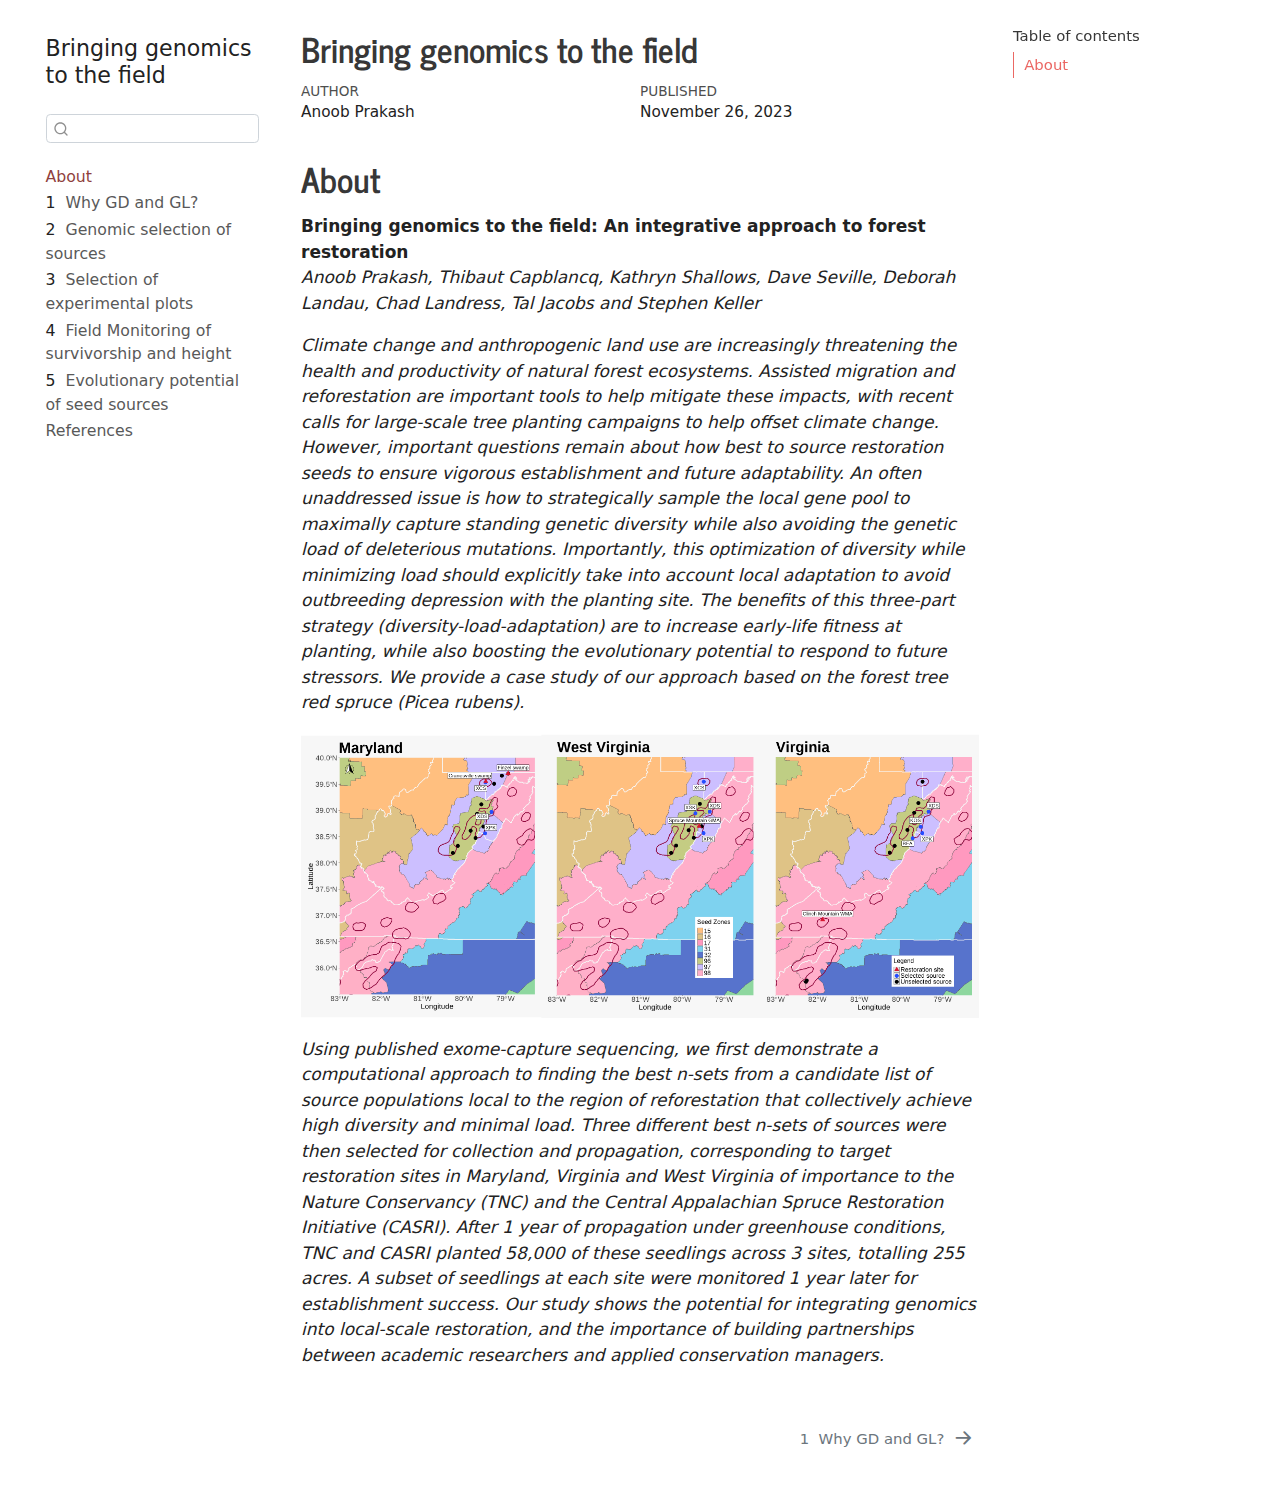
<file: docs/index.html>
<!DOCTYPE html>
<html xmlns="http://www.w3.org/1999/xhtml" lang="en" xml:lang="en"><head>

<meta charset="utf-8">
<meta name="generator" content="quarto-1.3.450">

<meta name="viewport" content="width=device-width, initial-scale=1.0, user-scalable=yes">

<meta name="author" content="Anoob Prakash">
<meta name="dcterms.date" content="2023-11-26">

<title>Bringing genomics to the field</title>
<style>
code{white-space: pre-wrap;}
span.smallcaps{font-variant: small-caps;}
div.columns{display: flex; gap: min(4vw, 1.5em);}
div.column{flex: auto; overflow-x: auto;}
div.hanging-indent{margin-left: 1.5em; text-indent: -1.5em;}
ul.task-list{list-style: none;}
ul.task-list li input[type="checkbox"] {
  width: 0.8em;
  margin: 0 0.8em 0.2em -1em; /* quarto-specific, see https://github.com/quarto-dev/quarto-cli/issues/4556 */ 
  vertical-align: middle;
}
</style>


<script src="site_libs/quarto-nav/quarto-nav.js"></script>
<script src="site_libs/quarto-nav/headroom.min.js"></script>
<script src="site_libs/clipboard/clipboard.min.js"></script>
<script src="site_libs/quarto-search/autocomplete.umd.js"></script>
<script src="site_libs/quarto-search/fuse.min.js"></script>
<script src="site_libs/quarto-search/quarto-search.js"></script>
<meta name="quarto:offset" content="./">
<link href="./gd_gl_vs_earlyLife_fitness.html" rel="next">
<script src="site_libs/quarto-html/quarto.js"></script>
<script src="site_libs/quarto-html/popper.min.js"></script>
<script src="site_libs/quarto-html/tippy.umd.min.js"></script>
<script src="site_libs/quarto-html/anchor.min.js"></script>
<link href="site_libs/quarto-html/tippy.css" rel="stylesheet">
<link href="site_libs/quarto-html/quarto-syntax-highlighting.css" rel="stylesheet" id="quarto-text-highlighting-styles">
<script src="site_libs/bootstrap/bootstrap.min.js"></script>
<link href="site_libs/bootstrap/bootstrap-icons.css" rel="stylesheet">
<link href="site_libs/bootstrap/bootstrap.min.css" rel="stylesheet" id="quarto-bootstrap" data-mode="light">
<script id="quarto-search-options" type="application/json">{
  "location": "sidebar",
  "copy-button": false,
  "collapse-after": 3,
  "panel-placement": "start",
  "type": "textbox",
  "limit": 20,
  "language": {
    "search-no-results-text": "No results",
    "search-matching-documents-text": "matching documents",
    "search-copy-link-title": "Copy link to search",
    "search-hide-matches-text": "Hide additional matches",
    "search-more-match-text": "more match in this document",
    "search-more-matches-text": "more matches in this document",
    "search-clear-button-title": "Clear",
    "search-detached-cancel-button-title": "Cancel",
    "search-submit-button-title": "Submit",
    "search-label": "Search"
  }
}</script>


</head>

<body class="nav-sidebar floating">

<div id="quarto-search-results"></div>
  <header id="quarto-header" class="headroom fixed-top">
  <nav class="quarto-secondary-nav">
    <div class="container-fluid d-flex">
      <button type="button" class="quarto-btn-toggle btn" data-bs-toggle="collapse" data-bs-target="#quarto-sidebar,#quarto-sidebar-glass" aria-controls="quarto-sidebar" aria-expanded="false" aria-label="Toggle sidebar navigation" onclick="if (window.quartoToggleHeadroom) { window.quartoToggleHeadroom(); }">
        <i class="bi bi-layout-text-sidebar-reverse"></i>
      </button>
      <nav class="quarto-page-breadcrumbs" aria-label="breadcrumb"><ol class="breadcrumb"><li class="breadcrumb-item"><a href="./index.html">About</a></li></ol></nav>
      <a class="flex-grow-1" role="button" data-bs-toggle="collapse" data-bs-target="#quarto-sidebar,#quarto-sidebar-glass" aria-controls="quarto-sidebar" aria-expanded="false" aria-label="Toggle sidebar navigation" onclick="if (window.quartoToggleHeadroom) { window.quartoToggleHeadroom(); }">      
      </a>
      <button type="button" class="btn quarto-search-button" aria-label="" onclick="window.quartoOpenSearch();">
        <i class="bi bi-search"></i>
      </button>
    </div>
  </nav>
</header>
<!-- content -->
<div id="quarto-content" class="quarto-container page-columns page-rows-contents page-layout-article">
<!-- sidebar -->
  <nav id="quarto-sidebar" class="sidebar collapse collapse-horizontal sidebar-navigation floating overflow-auto">
    <div class="pt-lg-2 mt-2 text-left sidebar-header">
    <div class="sidebar-title mb-0 py-0">
      <a href="./">Bringing genomics to the field</a> 
    </div>
      </div>
        <div class="mt-2 flex-shrink-0 align-items-center">
        <div class="sidebar-search">
        <div id="quarto-search" class="" title="Search"></div>
        </div>
        </div>
    <div class="sidebar-menu-container"> 
    <ul class="list-unstyled mt-1">
        <li class="sidebar-item">
  <div class="sidebar-item-container"> 
  <a href="./index.html" class="sidebar-item-text sidebar-link active">
 <span class="menu-text">About</span></a>
  </div>
</li>
        <li class="sidebar-item">
  <div class="sidebar-item-container"> 
  <a href="./gd_gl_vs_earlyLife_fitness.html" class="sidebar-item-text sidebar-link">
 <span class="menu-text"><span class="chapter-number">1</span>&nbsp; <span class="chapter-title">Why GD and GL?</span></span></a>
  </div>
</li>
        <li class="sidebar-item">
  <div class="sidebar-item-container"> 
  <a href="./genomics_informed_provenancing.html" class="sidebar-item-text sidebar-link">
 <span class="menu-text"><span class="chapter-number">2</span>&nbsp; <span class="chapter-title">Genomic selection of sources</span></span></a>
  </div>
</li>
        <li class="sidebar-item">
  <div class="sidebar-item-container"> 
  <a href="./experimental_plots.html" class="sidebar-item-text sidebar-link">
 <span class="menu-text"><span class="chapter-number">3</span>&nbsp; <span class="chapter-title">Selection of experimental plots</span></span></a>
  </div>
</li>
        <li class="sidebar-item">
  <div class="sidebar-item-container"> 
  <a href="./field_monitoring.html" class="sidebar-item-text sidebar-link">
 <span class="menu-text"><span class="chapter-number">4</span>&nbsp; <span class="chapter-title">Field Monitoring of survivorship and height</span></span></a>
  </div>
</li>
        <li class="sidebar-item">
  <div class="sidebar-item-container"> 
  <a href="./evolvability.html" class="sidebar-item-text sidebar-link">
 <span class="menu-text"><span class="chapter-number">5</span>&nbsp; <span class="chapter-title">Evolutionary potential of seed sources</span></span></a>
  </div>
</li>
        <li class="sidebar-item">
  <div class="sidebar-item-container"> 
  <a href="./references.html" class="sidebar-item-text sidebar-link">
 <span class="menu-text">References</span></a>
  </div>
</li>
    </ul>
    </div>
</nav>
<div id="quarto-sidebar-glass" data-bs-toggle="collapse" data-bs-target="#quarto-sidebar,#quarto-sidebar-glass"></div>
<!-- margin-sidebar -->
    <div id="quarto-margin-sidebar" class="sidebar margin-sidebar">
        <nav id="TOC" role="doc-toc" class="toc-active">
    <h2 id="toc-title">Table of contents</h2>
   
  <ul>
  <li><a href="#about" id="toc-about" class="nav-link active" data-scroll-target="#about">About</a></li>
  </ul>
</nav>
    </div>
<!-- main -->
<main class="content" id="quarto-document-content">

<header id="title-block-header" class="quarto-title-block default">
<div class="quarto-title">
<h1 class="title">Bringing genomics to the field</h1>
</div>



<div class="quarto-title-meta">

    <div>
    <div class="quarto-title-meta-heading">Author</div>
    <div class="quarto-title-meta-contents">
             <p>Anoob Prakash </p>
          </div>
  </div>
    
    <div>
    <div class="quarto-title-meta-heading">Published</div>
    <div class="quarto-title-meta-contents">
      <p class="date">November 26, 2023</p>
    </div>
  </div>
  
    
  </div>
  

</header>

<section id="about" class="level1 unnumbered">
<h1 class="unnumbered">About</h1>
<div class="rmdimportant">
<p><strong>Bringing genomics to the field: An integrative approach to forest restoration</strong><br>
<em>Anoob Prakash, Thibaut Capblancq, Kathryn Shallows, Dave Seville, Deborah Landau, Chad Landress, Tal Jacobs and Stephen Keller</em></p>
</div>
<p><em>Climate change and anthropogenic land use are increasingly threatening the health and productivity of natural forest ecosystems. Assisted migration and reforestation are important tools to help mitigate these impacts, with recent calls for large-scale tree planting campaigns to help offset climate change. However, important questions remain about how best to source restoration seeds to ensure vigorous establishment and future adaptability. An often unaddressed issue is how to strategically sample the local gene pool to maximally capture standing genetic diversity while also avoiding the genetic load of deleterious mutations. Importantly, this optimization of diversity while minimizing load should explicitly take into account local adaptation to avoid outbreeding depression with the planting site. The benefits of this three-part strategy (diversity-load-adaptation) are to increase early-life fitness at planting, while also boosting the evolutionary potential to respond to future stressors. We provide a case study of our approach based on the forest tree red spruce (Picea rubens).</em></p>
<div class="cell">
<div class="cell-output-display">
<p><img src="figures/Eastern_Seed_Zone_map.png" class="img-fluid" style="width:100.0%"></p>
</div>
</div>
<p><em>Using published exome-capture sequencing, we first demonstrate a computational approach to finding the best n-sets from a candidate list of source populations local to the region of reforestation that collectively achieve high diversity and minimal load. Three different best n-sets of sources were then selected for collection and propagation, corresponding to target restoration sites in Maryland, Virginia and West Virginia of importance to the Nature Conservancy (TNC) and the Central Appalachian Spruce Restoration Initiative (CASRI). After 1 year of propagation under greenhouse conditions, TNC and CASRI planted 58,000 of these seedlings across 3 sites, totalling 255 acres. A subset of seedlings at each site were monitored 1 year later for establishment success. Our study shows the potential for integrating genomics into local-scale restoration, and the importance of building partnerships between academic researchers and applied conservation managers.</em></p>


</section>

</main> <!-- /main -->
<script id="quarto-html-after-body" type="application/javascript">
window.document.addEventListener("DOMContentLoaded", function (event) {
  const toggleBodyColorMode = (bsSheetEl) => {
    const mode = bsSheetEl.getAttribute("data-mode");
    const bodyEl = window.document.querySelector("body");
    if (mode === "dark") {
      bodyEl.classList.add("quarto-dark");
      bodyEl.classList.remove("quarto-light");
    } else {
      bodyEl.classList.add("quarto-light");
      bodyEl.classList.remove("quarto-dark");
    }
  }
  const toggleBodyColorPrimary = () => {
    const bsSheetEl = window.document.querySelector("link#quarto-bootstrap");
    if (bsSheetEl) {
      toggleBodyColorMode(bsSheetEl);
    }
  }
  toggleBodyColorPrimary();  
  const icon = "";
  const anchorJS = new window.AnchorJS();
  anchorJS.options = {
    placement: 'right',
    icon: icon
  };
  anchorJS.add('.anchored');
  const isCodeAnnotation = (el) => {
    for (const clz of el.classList) {
      if (clz.startsWith('code-annotation-')) {                     
        return true;
      }
    }
    return false;
  }
  const clipboard = new window.ClipboardJS('.code-copy-button', {
    text: function(trigger) {
      const codeEl = trigger.previousElementSibling.cloneNode(true);
      for (const childEl of codeEl.children) {
        if (isCodeAnnotation(childEl)) {
          childEl.remove();
        }
      }
      return codeEl.innerText;
    }
  });
  clipboard.on('success', function(e) {
    // button target
    const button = e.trigger;
    // don't keep focus
    button.blur();
    // flash "checked"
    button.classList.add('code-copy-button-checked');
    var currentTitle = button.getAttribute("title");
    button.setAttribute("title", "Copied!");
    let tooltip;
    if (window.bootstrap) {
      button.setAttribute("data-bs-toggle", "tooltip");
      button.setAttribute("data-bs-placement", "left");
      button.setAttribute("data-bs-title", "Copied!");
      tooltip = new bootstrap.Tooltip(button, 
        { trigger: "manual", 
          customClass: "code-copy-button-tooltip",
          offset: [0, -8]});
      tooltip.show();    
    }
    setTimeout(function() {
      if (tooltip) {
        tooltip.hide();
        button.removeAttribute("data-bs-title");
        button.removeAttribute("data-bs-toggle");
        button.removeAttribute("data-bs-placement");
      }
      button.setAttribute("title", currentTitle);
      button.classList.remove('code-copy-button-checked');
    }, 1000);
    // clear code selection
    e.clearSelection();
  });
  function tippyHover(el, contentFn) {
    const config = {
      allowHTML: true,
      content: contentFn,
      maxWidth: 500,
      delay: 100,
      arrow: false,
      appendTo: function(el) {
          return el.parentElement;
      },
      interactive: true,
      interactiveBorder: 10,
      theme: 'quarto',
      placement: 'bottom-start'
    };
    window.tippy(el, config); 
  }
  const noterefs = window.document.querySelectorAll('a[role="doc-noteref"]');
  for (var i=0; i<noterefs.length; i++) {
    const ref = noterefs[i];
    tippyHover(ref, function() {
      // use id or data attribute instead here
      let href = ref.getAttribute('data-footnote-href') || ref.getAttribute('href');
      try { href = new URL(href).hash; } catch {}
      const id = href.replace(/^#\/?/, "");
      const note = window.document.getElementById(id);
      return note.innerHTML;
    });
  }
      let selectedAnnoteEl;
      const selectorForAnnotation = ( cell, annotation) => {
        let cellAttr = 'data-code-cell="' + cell + '"';
        let lineAttr = 'data-code-annotation="' +  annotation + '"';
        const selector = 'span[' + cellAttr + '][' + lineAttr + ']';
        return selector;
      }
      const selectCodeLines = (annoteEl) => {
        const doc = window.document;
        const targetCell = annoteEl.getAttribute("data-target-cell");
        const targetAnnotation = annoteEl.getAttribute("data-target-annotation");
        const annoteSpan = window.document.querySelector(selectorForAnnotation(targetCell, targetAnnotation));
        const lines = annoteSpan.getAttribute("data-code-lines").split(",");
        const lineIds = lines.map((line) => {
          return targetCell + "-" + line;
        })
        let top = null;
        let height = null;
        let parent = null;
        if (lineIds.length > 0) {
            //compute the position of the single el (top and bottom and make a div)
            const el = window.document.getElementById(lineIds[0]);
            top = el.offsetTop;
            height = el.offsetHeight;
            parent = el.parentElement.parentElement;
          if (lineIds.length > 1) {
            const lastEl = window.document.getElementById(lineIds[lineIds.length - 1]);
            const bottom = lastEl.offsetTop + lastEl.offsetHeight;
            height = bottom - top;
          }
          if (top !== null && height !== null && parent !== null) {
            // cook up a div (if necessary) and position it 
            let div = window.document.getElementById("code-annotation-line-highlight");
            if (div === null) {
              div = window.document.createElement("div");
              div.setAttribute("id", "code-annotation-line-highlight");
              div.style.position = 'absolute';
              parent.appendChild(div);
            }
            div.style.top = top - 2 + "px";
            div.style.height = height + 4 + "px";
            let gutterDiv = window.document.getElementById("code-annotation-line-highlight-gutter");
            if (gutterDiv === null) {
              gutterDiv = window.document.createElement("div");
              gutterDiv.setAttribute("id", "code-annotation-line-highlight-gutter");
              gutterDiv.style.position = 'absolute';
              const codeCell = window.document.getElementById(targetCell);
              const gutter = codeCell.querySelector('.code-annotation-gutter');
              gutter.appendChild(gutterDiv);
            }
            gutterDiv.style.top = top - 2 + "px";
            gutterDiv.style.height = height + 4 + "px";
          }
          selectedAnnoteEl = annoteEl;
        }
      };
      const unselectCodeLines = () => {
        const elementsIds = ["code-annotation-line-highlight", "code-annotation-line-highlight-gutter"];
        elementsIds.forEach((elId) => {
          const div = window.document.getElementById(elId);
          if (div) {
            div.remove();
          }
        });
        selectedAnnoteEl = undefined;
      };
      // Attach click handler to the DT
      const annoteDls = window.document.querySelectorAll('dt[data-target-cell]');
      for (const annoteDlNode of annoteDls) {
        annoteDlNode.addEventListener('click', (event) => {
          const clickedEl = event.target;
          if (clickedEl !== selectedAnnoteEl) {
            unselectCodeLines();
            const activeEl = window.document.querySelector('dt[data-target-cell].code-annotation-active');
            if (activeEl) {
              activeEl.classList.remove('code-annotation-active');
            }
            selectCodeLines(clickedEl);
            clickedEl.classList.add('code-annotation-active');
          } else {
            // Unselect the line
            unselectCodeLines();
            clickedEl.classList.remove('code-annotation-active');
          }
        });
      }
  const findCites = (el) => {
    const parentEl = el.parentElement;
    if (parentEl) {
      const cites = parentEl.dataset.cites;
      if (cites) {
        return {
          el,
          cites: cites.split(' ')
        };
      } else {
        return findCites(el.parentElement)
      }
    } else {
      return undefined;
    }
  };
  var bibliorefs = window.document.querySelectorAll('a[role="doc-biblioref"]');
  for (var i=0; i<bibliorefs.length; i++) {
    const ref = bibliorefs[i];
    const citeInfo = findCites(ref);
    if (citeInfo) {
      tippyHover(citeInfo.el, function() {
        var popup = window.document.createElement('div');
        citeInfo.cites.forEach(function(cite) {
          var citeDiv = window.document.createElement('div');
          citeDiv.classList.add('hanging-indent');
          citeDiv.classList.add('csl-entry');
          var biblioDiv = window.document.getElementById('ref-' + cite);
          if (biblioDiv) {
            citeDiv.innerHTML = biblioDiv.innerHTML;
          }
          popup.appendChild(citeDiv);
        });
        return popup.innerHTML;
      });
    }
  }
});
</script>
<nav class="page-navigation">
  <div class="nav-page nav-page-previous">
  </div>
  <div class="nav-page nav-page-next">
      <a href="./gd_gl_vs_earlyLife_fitness.html" class="pagination-link">
        <span class="nav-page-text"><span class="chapter-number">1</span>&nbsp; <span class="chapter-title">Why GD and GL?</span></span> <i class="bi bi-arrow-right-short"></i>
      </a>
  </div>
</nav>
</div> <!-- /content -->



</body></html>
</file>
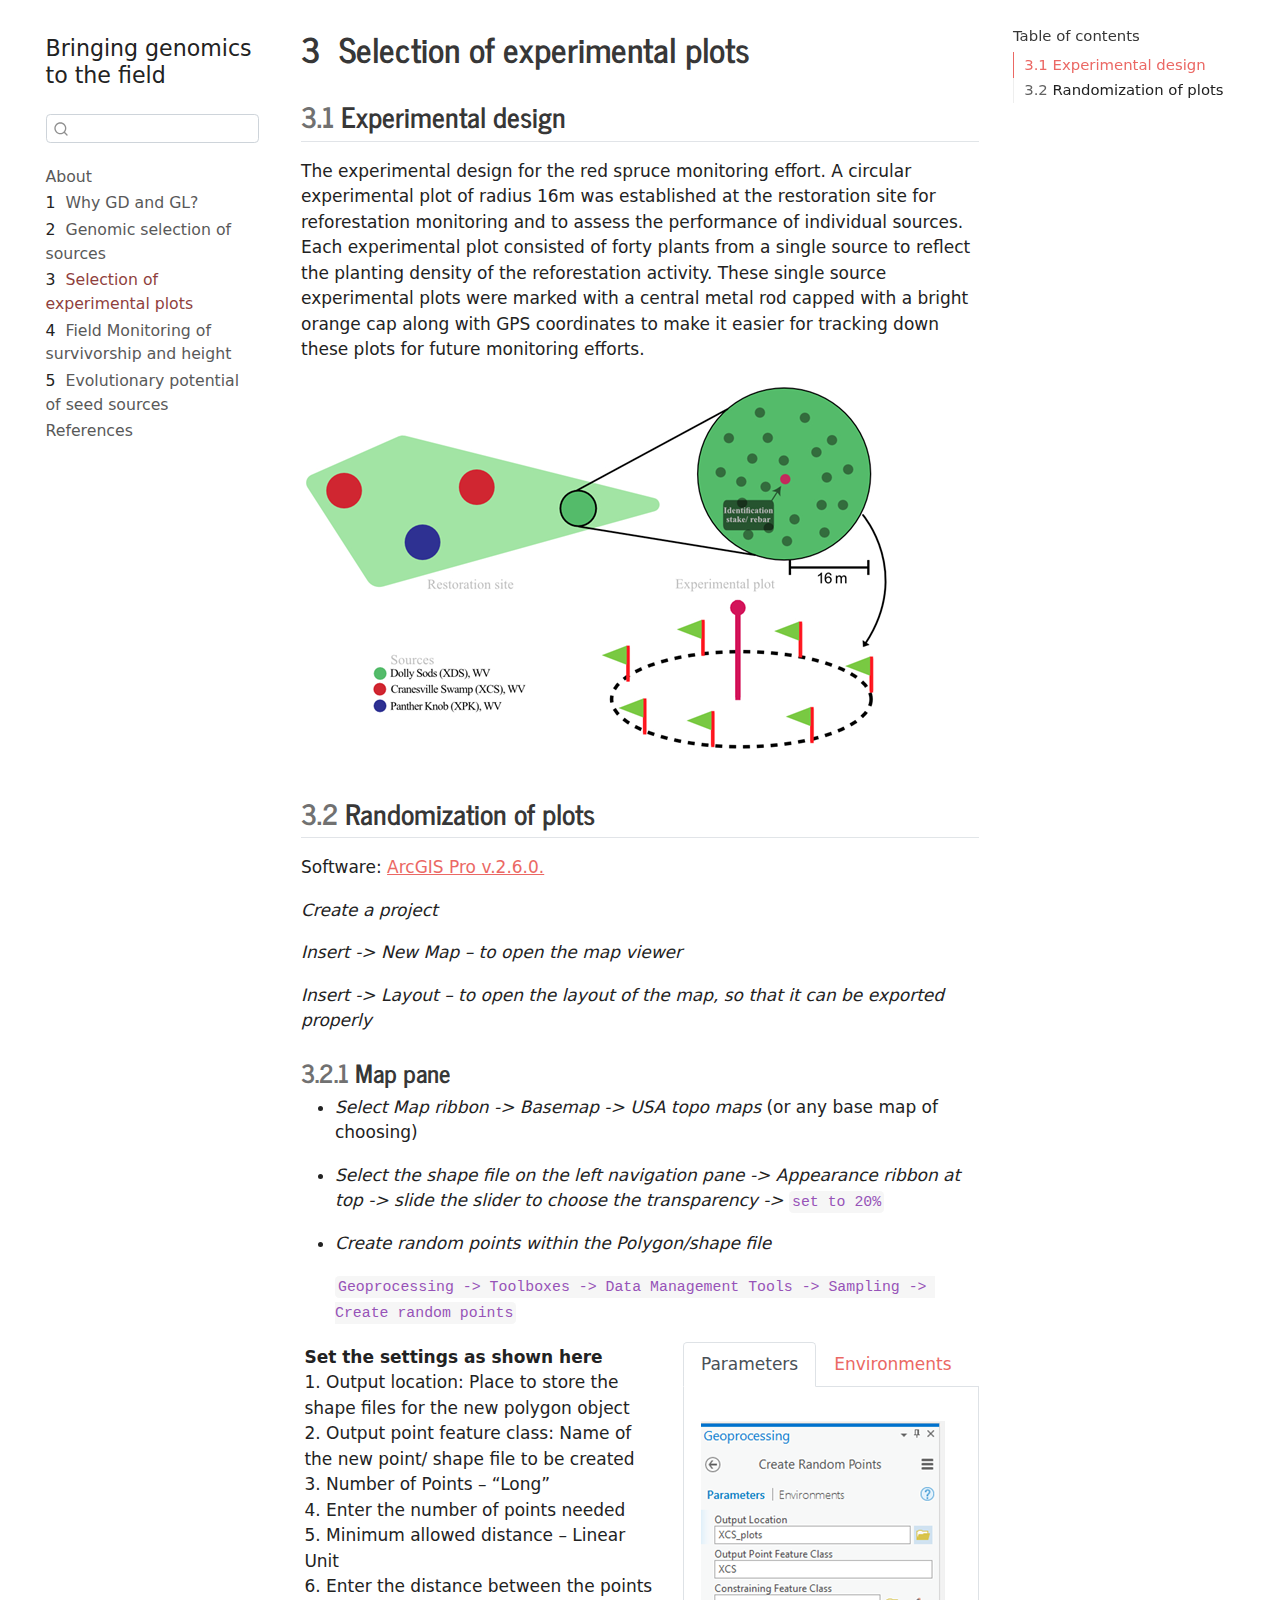
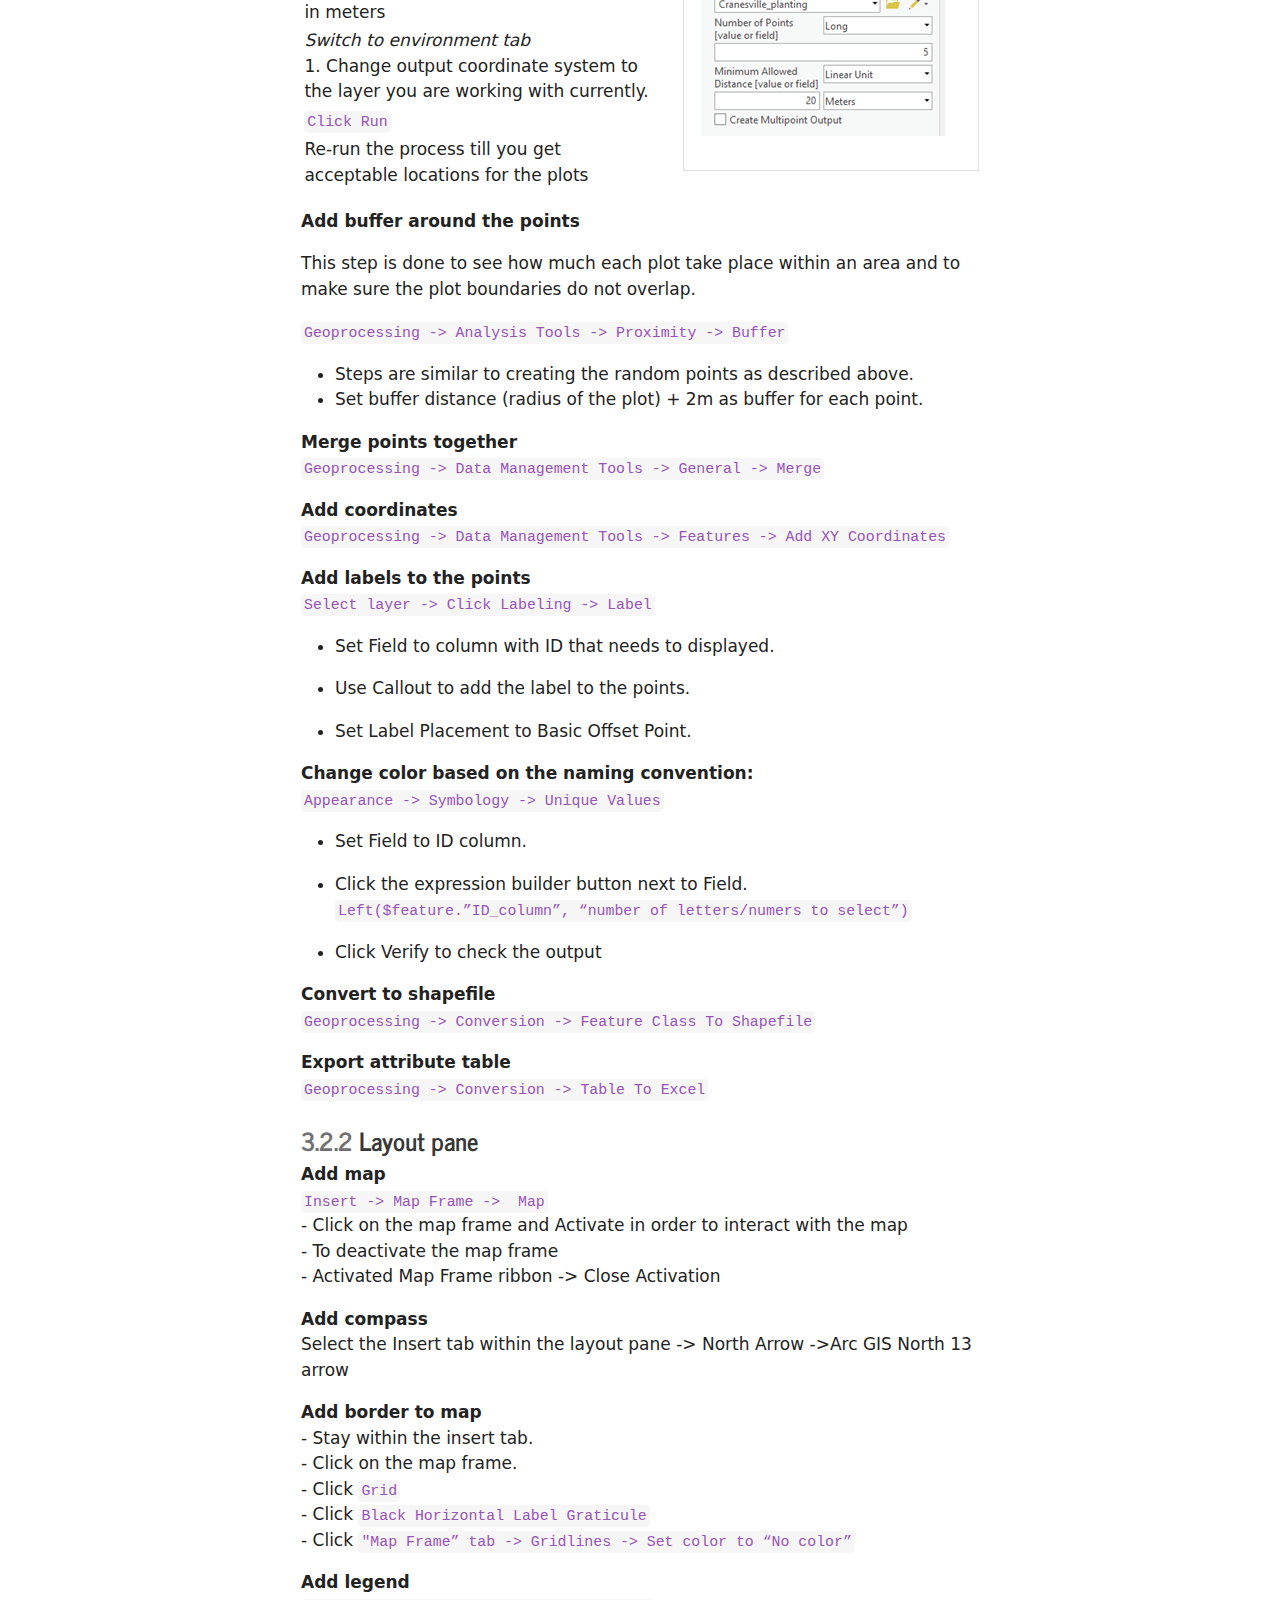
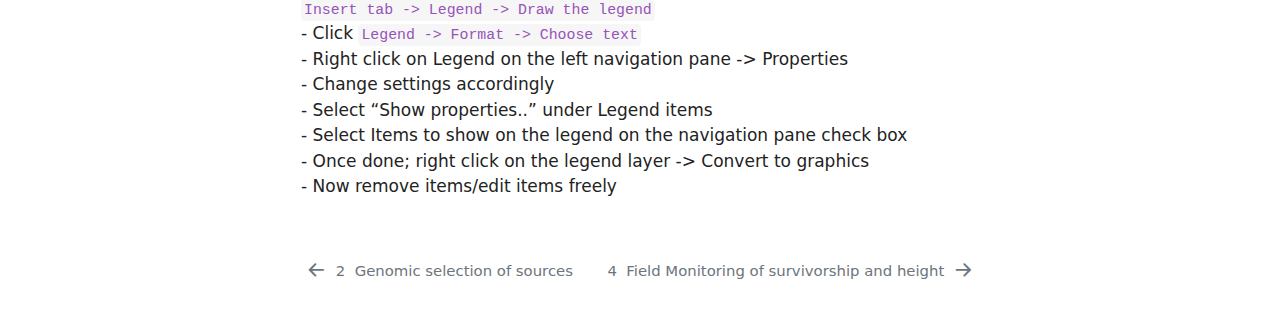
<file: docs/experimental_plots.html>
<!DOCTYPE html>
<html xmlns="http://www.w3.org/1999/xhtml" lang="en" xml:lang="en"><head>

<meta charset="utf-8">
<meta name="generator" content="quarto-1.3.450">

<meta name="viewport" content="width=device-width, initial-scale=1.0, user-scalable=yes">


<title>Bringing genomics to the field - 3&nbsp; Selection of experimental plots</title>
<style>
code{white-space: pre-wrap;}
span.smallcaps{font-variant: small-caps;}
div.columns{display: flex; gap: min(4vw, 1.5em);}
div.column{flex: auto; overflow-x: auto;}
div.hanging-indent{margin-left: 1.5em; text-indent: -1.5em;}
ul.task-list{list-style: none;}
ul.task-list li input[type="checkbox"] {
  width: 0.8em;
  margin: 0 0.8em 0.2em -1em; /* quarto-specific, see https://github.com/quarto-dev/quarto-cli/issues/4556 */ 
  vertical-align: middle;
}
</style>


<script src="site_libs/quarto-nav/quarto-nav.js"></script>
<script src="site_libs/quarto-nav/headroom.min.js"></script>
<script src="site_libs/clipboard/clipboard.min.js"></script>
<script src="site_libs/quarto-search/autocomplete.umd.js"></script>
<script src="site_libs/quarto-search/fuse.min.js"></script>
<script src="site_libs/quarto-search/quarto-search.js"></script>
<meta name="quarto:offset" content="./">
<link href="./field_monitoring.html" rel="next">
<link href="./genomics_informed_provenancing.html" rel="prev">
<script src="site_libs/quarto-html/quarto.js"></script>
<script src="site_libs/quarto-html/popper.min.js"></script>
<script src="site_libs/quarto-html/tippy.umd.min.js"></script>
<script src="site_libs/quarto-html/anchor.min.js"></script>
<link href="site_libs/quarto-html/tippy.css" rel="stylesheet">
<link href="site_libs/quarto-html/quarto-syntax-highlighting.css" rel="stylesheet" id="quarto-text-highlighting-styles">
<script src="site_libs/bootstrap/bootstrap.min.js"></script>
<link href="site_libs/bootstrap/bootstrap-icons.css" rel="stylesheet">
<link href="site_libs/bootstrap/bootstrap.min.css" rel="stylesheet" id="quarto-bootstrap" data-mode="light">
<script id="quarto-search-options" type="application/json">{
  "location": "sidebar",
  "copy-button": false,
  "collapse-after": 3,
  "panel-placement": "start",
  "type": "textbox",
  "limit": 20,
  "language": {
    "search-no-results-text": "No results",
    "search-matching-documents-text": "matching documents",
    "search-copy-link-title": "Copy link to search",
    "search-hide-matches-text": "Hide additional matches",
    "search-more-match-text": "more match in this document",
    "search-more-matches-text": "more matches in this document",
    "search-clear-button-title": "Clear",
    "search-detached-cancel-button-title": "Cancel",
    "search-submit-button-title": "Submit",
    "search-label": "Search"
  }
}</script>


</head>

<body class="nav-sidebar floating">

<div id="quarto-search-results"></div>
  <header id="quarto-header" class="headroom fixed-top">
  <nav class="quarto-secondary-nav">
    <div class="container-fluid d-flex">
      <button type="button" class="quarto-btn-toggle btn" data-bs-toggle="collapse" data-bs-target="#quarto-sidebar,#quarto-sidebar-glass" aria-controls="quarto-sidebar" aria-expanded="false" aria-label="Toggle sidebar navigation" onclick="if (window.quartoToggleHeadroom) { window.quartoToggleHeadroom(); }">
        <i class="bi bi-layout-text-sidebar-reverse"></i>
      </button>
      <nav class="quarto-page-breadcrumbs" aria-label="breadcrumb"><ol class="breadcrumb"><li class="breadcrumb-item"><a href="./experimental_plots.html"><span class="chapter-number">3</span>&nbsp; <span class="chapter-title">Selection of experimental plots</span></a></li></ol></nav>
      <a class="flex-grow-1" role="button" data-bs-toggle="collapse" data-bs-target="#quarto-sidebar,#quarto-sidebar-glass" aria-controls="quarto-sidebar" aria-expanded="false" aria-label="Toggle sidebar navigation" onclick="if (window.quartoToggleHeadroom) { window.quartoToggleHeadroom(); }">      
      </a>
      <button type="button" class="btn quarto-search-button" aria-label="" onclick="window.quartoOpenSearch();">
        <i class="bi bi-search"></i>
      </button>
    </div>
  </nav>
</header>
<!-- content -->
<div id="quarto-content" class="quarto-container page-columns page-rows-contents page-layout-article">
<!-- sidebar -->
  <nav id="quarto-sidebar" class="sidebar collapse collapse-horizontal sidebar-navigation floating overflow-auto">
    <div class="pt-lg-2 mt-2 text-left sidebar-header">
    <div class="sidebar-title mb-0 py-0">
      <a href="./">Bringing genomics to the field</a> 
    </div>
      </div>
        <div class="mt-2 flex-shrink-0 align-items-center">
        <div class="sidebar-search">
        <div id="quarto-search" class="" title="Search"></div>
        </div>
        </div>
    <div class="sidebar-menu-container"> 
    <ul class="list-unstyled mt-1">
        <li class="sidebar-item">
  <div class="sidebar-item-container"> 
  <a href="./index.html" class="sidebar-item-text sidebar-link">
 <span class="menu-text">About</span></a>
  </div>
</li>
        <li class="sidebar-item">
  <div class="sidebar-item-container"> 
  <a href="./gd_gl_vs_earlyLife_fitness.html" class="sidebar-item-text sidebar-link">
 <span class="menu-text"><span class="chapter-number">1</span>&nbsp; <span class="chapter-title">Why GD and GL?</span></span></a>
  </div>
</li>
        <li class="sidebar-item">
  <div class="sidebar-item-container"> 
  <a href="./genomics_informed_provenancing.html" class="sidebar-item-text sidebar-link">
 <span class="menu-text"><span class="chapter-number">2</span>&nbsp; <span class="chapter-title">Genomic selection of sources</span></span></a>
  </div>
</li>
        <li class="sidebar-item">
  <div class="sidebar-item-container"> 
  <a href="./experimental_plots.html" class="sidebar-item-text sidebar-link active">
 <span class="menu-text"><span class="chapter-number">3</span>&nbsp; <span class="chapter-title">Selection of experimental plots</span></span></a>
  </div>
</li>
        <li class="sidebar-item">
  <div class="sidebar-item-container"> 
  <a href="./field_monitoring.html" class="sidebar-item-text sidebar-link">
 <span class="menu-text"><span class="chapter-number">4</span>&nbsp; <span class="chapter-title">Field Monitoring of survivorship and height</span></span></a>
  </div>
</li>
        <li class="sidebar-item">
  <div class="sidebar-item-container"> 
  <a href="./evolvability.html" class="sidebar-item-text sidebar-link">
 <span class="menu-text"><span class="chapter-number">5</span>&nbsp; <span class="chapter-title">Evolutionary potential of seed sources</span></span></a>
  </div>
</li>
        <li class="sidebar-item">
  <div class="sidebar-item-container"> 
  <a href="./references.html" class="sidebar-item-text sidebar-link">
 <span class="menu-text">References</span></a>
  </div>
</li>
    </ul>
    </div>
</nav>
<div id="quarto-sidebar-glass" data-bs-toggle="collapse" data-bs-target="#quarto-sidebar,#quarto-sidebar-glass"></div>
<!-- margin-sidebar -->
    <div id="quarto-margin-sidebar" class="sidebar margin-sidebar">
        <nav id="TOC" role="doc-toc" class="toc-active">
    <h2 id="toc-title">Table of contents</h2>
   
  <ul>
  <li><a href="#experimental-design" id="toc-experimental-design" class="nav-link active" data-scroll-target="#experimental-design"><span class="header-section-number">3.1</span> Experimental design</a></li>
  <li><a href="#randomization-of-plots" id="toc-randomization-of-plots" class="nav-link" data-scroll-target="#randomization-of-plots"><span class="header-section-number">3.2</span> Randomization of plots</a>
  <ul class="collapse">
  <li><a href="#map-pane" id="toc-map-pane" class="nav-link" data-scroll-target="#map-pane"><span class="header-section-number">3.2.1</span> Map pane</a></li>
  <li><a href="#layout-pane" id="toc-layout-pane" class="nav-link" data-scroll-target="#layout-pane"><span class="header-section-number">3.2.2</span> Layout pane</a></li>
  </ul></li>
  </ul>
</nav>
    </div>
<!-- main -->
<main class="content" id="quarto-document-content">

<header id="title-block-header" class="quarto-title-block default">
<div class="quarto-title">
<h1 class="title"><span class="chapter-number">3</span>&nbsp; <span class="chapter-title">Selection of experimental plots</span></h1>
</div>



<div class="quarto-title-meta">

    
  
    
  </div>
  

</header>

<section id="experimental-design" class="level2" data-number="3.1">
<h2 data-number="3.1" class="anchored" data-anchor-id="experimental-design"><span class="header-section-number">3.1</span> Experimental design</h2>
<p>The experimental design for the red spruce monitoring effort. A circular experimental plot of radius 16m was established at the restoration site for reforestation monitoring and to assess the performance of individual sources. Each experimental plot consisted of forty plants from a single source to reflect the planting density of the reforestation activity. These single source experimental plots were marked with a central metal rod capped with a bright orange cap along with GPS coordinates to make it easier for tracking down these plots for future monitoring efforts.</p>
<p><img src="./figures/experimental_design.png" class="img-fluid"></p>
</section>
<section id="randomization-of-plots" class="level2" data-number="3.2">
<h2 data-number="3.2" class="anchored" data-anchor-id="randomization-of-plots"><span class="header-section-number">3.2</span> Randomization of plots</h2>
<p>Software: <a href="https://pro.arcgis.com/en/pro-app/latest/get-started/get-started.htm">ArcGIS Pro v.2.6.0.</a></p>
<p><em>Create a project</em></p>
<p><em>Insert -&gt; New Map – to open the map viewer</em></p>
<p><em>Insert -&gt; Layout – to open the layout of the map, so that it can be exported properly</em></p>
<section id="map-pane" class="level3" data-number="3.2.1">
<h3 data-number="3.2.1" class="anchored" data-anchor-id="map-pane"><span class="header-section-number">3.2.1</span> Map pane</h3>
<ul>
<li><p><em>Select Map ribbon -&gt; Basemap -&gt; USA topo maps</em> (or any base map of choosing)<br>
</p></li>
<li><p><em>Select the shape file on the left navigation pane -&gt; Appearance ribbon at top -&gt; slide the slider to choose the transparency -&gt;</em> <code>set to 20%</code><br>
</p></li>
<li><p><em>Create random points within the Polygon/shape file</em><br>
</p>
<p><code>Geoprocessing -&gt; Toolboxes -&gt; Data Management Tools -&gt; Sampling -&gt; Create random points</code></p></li>
</ul>
<div class="quarto-layout-panel">
<div class="quarto-layout-row quarto-layout-valign-top">
<div id="first-column" class="quarto-layout-cell" style="flex-basis: 55.0%;justify-content: center;">
<p><strong>Set the settings as shown here</strong><br>
1. Output location: Place to store the shape files for the new polygon object<br>
2. Output point feature class: Name of the new point/ shape file to be created<br>
3. Number of Points – “Long”<br>
4. Enter the number of points needed<br>
5. Minimum allowed distance – Linear Unit<br>
6. Enter the distance between the points in meters</p>
<p><em>Switch to environment tab</em><br>
1. Change output coordinate system to the layer you are working with currently.</p>
<p><code>Click Run</code></p>
<p>Re-run the process till you get acceptable locations for the plots</p>
</div>
<div id="second-column" class="quarto-layout-cell" style="flex-basis: 45.0%;justify-content: center;">
<div class="tabset-margin-container"></div><div class="panel-tabset">
<ul class="nav nav-tabs" role="tablist"><li class="nav-item" role="presentation"><a class="nav-link active" id="tabset-1-1-tab" data-bs-toggle="tab" data-bs-target="#tabset-1-1" role="tab" aria-controls="tabset-1-1" aria-selected="true">Parameters</a></li><li class="nav-item" role="presentation"><a class="nav-link" id="tabset-1-2-tab" data-bs-toggle="tab" data-bs-target="#tabset-1-2" role="tab" aria-controls="tabset-1-2" aria-selected="false">Environments</a></li></ul>
<div class="tab-content">
<div id="tabset-1-1" class="tab-pane active" role="tabpanel" aria-labelledby="tabset-1-1-tab">
<p><img src="./figures/geoprocessing.png" class="img-fluid"></p>
</div>
<div id="tabset-1-2" class="tab-pane" role="tabpanel" aria-labelledby="tabset-1-2-tab">
<p><img src="./figures/random_points.png" class="img-fluid"></p>
</div>
</div>
</div>
</div>
</div>
</div>
<p><strong>Add buffer around the points</strong></p>
<p>This step is done to see how much each plot take place within an area and to make sure the plot boundaries do not overlap.</p>
<p><code>Geoprocessing -&gt; Analysis Tools -&gt; Proximity -&gt; Buffer</code></p>
<ul>
<li>Steps are similar to creating the random points as described above.<br>
</li>
<li>Set buffer distance (radius of the plot) + 2m as buffer for each point.</li>
</ul>
<p><strong>Merge points together</strong><br>
<code>Geoprocessing -&gt; Data Management Tools -&gt; General -&gt; Merge</code></p>
<p><strong>Add coordinates</strong><br>
<code>Geoprocessing -&gt; Data Management Tools -&gt; Features -&gt; Add XY Coordinates</code></p>
<p><strong>Add labels to the points</strong><br>
<code>Select layer -&gt; Click Labeling -&gt; Label</code></p>
<ul>
<li><p>Set Field to column with ID that needs to displayed.</p></li>
<li><p>Use Callout to add the label to the points.</p></li>
<li><p>Set Label Placement to Basic Offset Point.</p></li>
</ul>
<p><strong>Change color based on the naming convention:</strong><br>
<code>Appearance -&gt; Symbology -&gt; Unique Values</code></p>
<ul>
<li><p>Set Field to ID column.<br>
</p></li>
<li><p>Click the expression builder button next to Field.<br>
<code>Left($feature.”ID_column”, “number of letters/numers to select”)</code></p></li>
<li><p>Click Verify to check the output</p></li>
</ul>
<p><strong>Convert to shapefile</strong><br>
<code>Geoprocessing -&gt; Conversion -&gt; Feature Class To Shapefile</code></p>
<p><strong>Export attribute table</strong><br>
<code>Geoprocessing -&gt; Conversion -&gt; Table To Excel</code></p>
</section>
<section id="layout-pane" class="level3" data-number="3.2.2">
<h3 data-number="3.2.2" class="anchored" data-anchor-id="layout-pane"><span class="header-section-number">3.2.2</span> Layout pane</h3>
<p><strong>Add map</strong><br>
<code>Insert -&gt; Map Frame -&gt;  Map</code><br>
- Click on the map frame and Activate in order to interact with the map<br>
- To deactivate the map frame<br>
- Activated Map Frame ribbon -&gt; Close Activation</p>
<p><strong>Add compass</strong><br>
Select the Insert tab within the layout pane -&gt; North Arrow -&gt;Arc GIS North 13 arrow</p>
<p><strong>Add border to map</strong><br>
- Stay within the insert tab.<br>
- Click on the map frame.<br>
- Click <code>Grid</code><br>
- Click <code>Black Horizontal Label Graticule</code><br>
- Click <code>"Map Frame” tab -&gt; Gridlines -&gt; Set color to “No color”</code></p>
<p><strong>Add legend</strong><br>
<code>Insert tab -&gt; Legend -&gt; Draw the legend</code><br>
- Click <code>Legend -&gt; Format -&gt; Choose text</code><br>
- Right click on Legend on the left navigation pane -&gt; Properties<br>
- Change settings accordingly<br>
- Select “Show properties..” under Legend items<br>
- Select Items to show on the legend on the navigation pane check box<br>
- Once done; right click on the legend layer -&gt; Convert to graphics<br>
- Now remove items/edit items freely</p>


</section>
</section>

</main> <!-- /main -->
<script id="quarto-html-after-body" type="application/javascript">
window.document.addEventListener("DOMContentLoaded", function (event) {
  const toggleBodyColorMode = (bsSheetEl) => {
    const mode = bsSheetEl.getAttribute("data-mode");
    const bodyEl = window.document.querySelector("body");
    if (mode === "dark") {
      bodyEl.classList.add("quarto-dark");
      bodyEl.classList.remove("quarto-light");
    } else {
      bodyEl.classList.add("quarto-light");
      bodyEl.classList.remove("quarto-dark");
    }
  }
  const toggleBodyColorPrimary = () => {
    const bsSheetEl = window.document.querySelector("link#quarto-bootstrap");
    if (bsSheetEl) {
      toggleBodyColorMode(bsSheetEl);
    }
  }
  toggleBodyColorPrimary();  
  const icon = "";
  const anchorJS = new window.AnchorJS();
  anchorJS.options = {
    placement: 'right',
    icon: icon
  };
  anchorJS.add('.anchored');
  const isCodeAnnotation = (el) => {
    for (const clz of el.classList) {
      if (clz.startsWith('code-annotation-')) {                     
        return true;
      }
    }
    return false;
  }
  const clipboard = new window.ClipboardJS('.code-copy-button', {
    text: function(trigger) {
      const codeEl = trigger.previousElementSibling.cloneNode(true);
      for (const childEl of codeEl.children) {
        if (isCodeAnnotation(childEl)) {
          childEl.remove();
        }
      }
      return codeEl.innerText;
    }
  });
  clipboard.on('success', function(e) {
    // button target
    const button = e.trigger;
    // don't keep focus
    button.blur();
    // flash "checked"
    button.classList.add('code-copy-button-checked');
    var currentTitle = button.getAttribute("title");
    button.setAttribute("title", "Copied!");
    let tooltip;
    if (window.bootstrap) {
      button.setAttribute("data-bs-toggle", "tooltip");
      button.setAttribute("data-bs-placement", "left");
      button.setAttribute("data-bs-title", "Copied!");
      tooltip = new bootstrap.Tooltip(button, 
        { trigger: "manual", 
          customClass: "code-copy-button-tooltip",
          offset: [0, -8]});
      tooltip.show();    
    }
    setTimeout(function() {
      if (tooltip) {
        tooltip.hide();
        button.removeAttribute("data-bs-title");
        button.removeAttribute("data-bs-toggle");
        button.removeAttribute("data-bs-placement");
      }
      button.setAttribute("title", currentTitle);
      button.classList.remove('code-copy-button-checked');
    }, 1000);
    // clear code selection
    e.clearSelection();
  });
  function tippyHover(el, contentFn) {
    const config = {
      allowHTML: true,
      content: contentFn,
      maxWidth: 500,
      delay: 100,
      arrow: false,
      appendTo: function(el) {
          return el.parentElement;
      },
      interactive: true,
      interactiveBorder: 10,
      theme: 'quarto',
      placement: 'bottom-start'
    };
    window.tippy(el, config); 
  }
  const noterefs = window.document.querySelectorAll('a[role="doc-noteref"]');
  for (var i=0; i<noterefs.length; i++) {
    const ref = noterefs[i];
    tippyHover(ref, function() {
      // use id or data attribute instead here
      let href = ref.getAttribute('data-footnote-href') || ref.getAttribute('href');
      try { href = new URL(href).hash; } catch {}
      const id = href.replace(/^#\/?/, "");
      const note = window.document.getElementById(id);
      return note.innerHTML;
    });
  }
      let selectedAnnoteEl;
      const selectorForAnnotation = ( cell, annotation) => {
        let cellAttr = 'data-code-cell="' + cell + '"';
        let lineAttr = 'data-code-annotation="' +  annotation + '"';
        const selector = 'span[' + cellAttr + '][' + lineAttr + ']';
        return selector;
      }
      const selectCodeLines = (annoteEl) => {
        const doc = window.document;
        const targetCell = annoteEl.getAttribute("data-target-cell");
        const targetAnnotation = annoteEl.getAttribute("data-target-annotation");
        const annoteSpan = window.document.querySelector(selectorForAnnotation(targetCell, targetAnnotation));
        const lines = annoteSpan.getAttribute("data-code-lines").split(",");
        const lineIds = lines.map((line) => {
          return targetCell + "-" + line;
        })
        let top = null;
        let height = null;
        let parent = null;
        if (lineIds.length > 0) {
            //compute the position of the single el (top and bottom and make a div)
            const el = window.document.getElementById(lineIds[0]);
            top = el.offsetTop;
            height = el.offsetHeight;
            parent = el.parentElement.parentElement;
          if (lineIds.length > 1) {
            const lastEl = window.document.getElementById(lineIds[lineIds.length - 1]);
            const bottom = lastEl.offsetTop + lastEl.offsetHeight;
            height = bottom - top;
          }
          if (top !== null && height !== null && parent !== null) {
            // cook up a div (if necessary) and position it 
            let div = window.document.getElementById("code-annotation-line-highlight");
            if (div === null) {
              div = window.document.createElement("div");
              div.setAttribute("id", "code-annotation-line-highlight");
              div.style.position = 'absolute';
              parent.appendChild(div);
            }
            div.style.top = top - 2 + "px";
            div.style.height = height + 4 + "px";
            let gutterDiv = window.document.getElementById("code-annotation-line-highlight-gutter");
            if (gutterDiv === null) {
              gutterDiv = window.document.createElement("div");
              gutterDiv.setAttribute("id", "code-annotation-line-highlight-gutter");
              gutterDiv.style.position = 'absolute';
              const codeCell = window.document.getElementById(targetCell);
              const gutter = codeCell.querySelector('.code-annotation-gutter');
              gutter.appendChild(gutterDiv);
            }
            gutterDiv.style.top = top - 2 + "px";
            gutterDiv.style.height = height + 4 + "px";
          }
          selectedAnnoteEl = annoteEl;
        }
      };
      const unselectCodeLines = () => {
        const elementsIds = ["code-annotation-line-highlight", "code-annotation-line-highlight-gutter"];
        elementsIds.forEach((elId) => {
          const div = window.document.getElementById(elId);
          if (div) {
            div.remove();
          }
        });
        selectedAnnoteEl = undefined;
      };
      // Attach click handler to the DT
      const annoteDls = window.document.querySelectorAll('dt[data-target-cell]');
      for (const annoteDlNode of annoteDls) {
        annoteDlNode.addEventListener('click', (event) => {
          const clickedEl = event.target;
          if (clickedEl !== selectedAnnoteEl) {
            unselectCodeLines();
            const activeEl = window.document.querySelector('dt[data-target-cell].code-annotation-active');
            if (activeEl) {
              activeEl.classList.remove('code-annotation-active');
            }
            selectCodeLines(clickedEl);
            clickedEl.classList.add('code-annotation-active');
          } else {
            // Unselect the line
            unselectCodeLines();
            clickedEl.classList.remove('code-annotation-active');
          }
        });
      }
  const findCites = (el) => {
    const parentEl = el.parentElement;
    if (parentEl) {
      const cites = parentEl.dataset.cites;
      if (cites) {
        return {
          el,
          cites: cites.split(' ')
        };
      } else {
        return findCites(el.parentElement)
      }
    } else {
      return undefined;
    }
  };
  var bibliorefs = window.document.querySelectorAll('a[role="doc-biblioref"]');
  for (var i=0; i<bibliorefs.length; i++) {
    const ref = bibliorefs[i];
    const citeInfo = findCites(ref);
    if (citeInfo) {
      tippyHover(citeInfo.el, function() {
        var popup = window.document.createElement('div');
        citeInfo.cites.forEach(function(cite) {
          var citeDiv = window.document.createElement('div');
          citeDiv.classList.add('hanging-indent');
          citeDiv.classList.add('csl-entry');
          var biblioDiv = window.document.getElementById('ref-' + cite);
          if (biblioDiv) {
            citeDiv.innerHTML = biblioDiv.innerHTML;
          }
          popup.appendChild(citeDiv);
        });
        return popup.innerHTML;
      });
    }
  }
});
</script>
<nav class="page-navigation">
  <div class="nav-page nav-page-previous">
      <a href="./genomics_informed_provenancing.html" class="pagination-link">
        <i class="bi bi-arrow-left-short"></i> <span class="nav-page-text"><span class="chapter-number">2</span>&nbsp; <span class="chapter-title">Genomic selection of sources</span></span>
      </a>          
  </div>
  <div class="nav-page nav-page-next">
      <a href="./field_monitoring.html" class="pagination-link">
        <span class="nav-page-text"><span class="chapter-number">4</span>&nbsp; <span class="chapter-title">Field Monitoring of survivorship and height</span></span> <i class="bi bi-arrow-right-short"></i>
      </a>
  </div>
</nav>
</div> <!-- /content -->



</body></html>
</file>
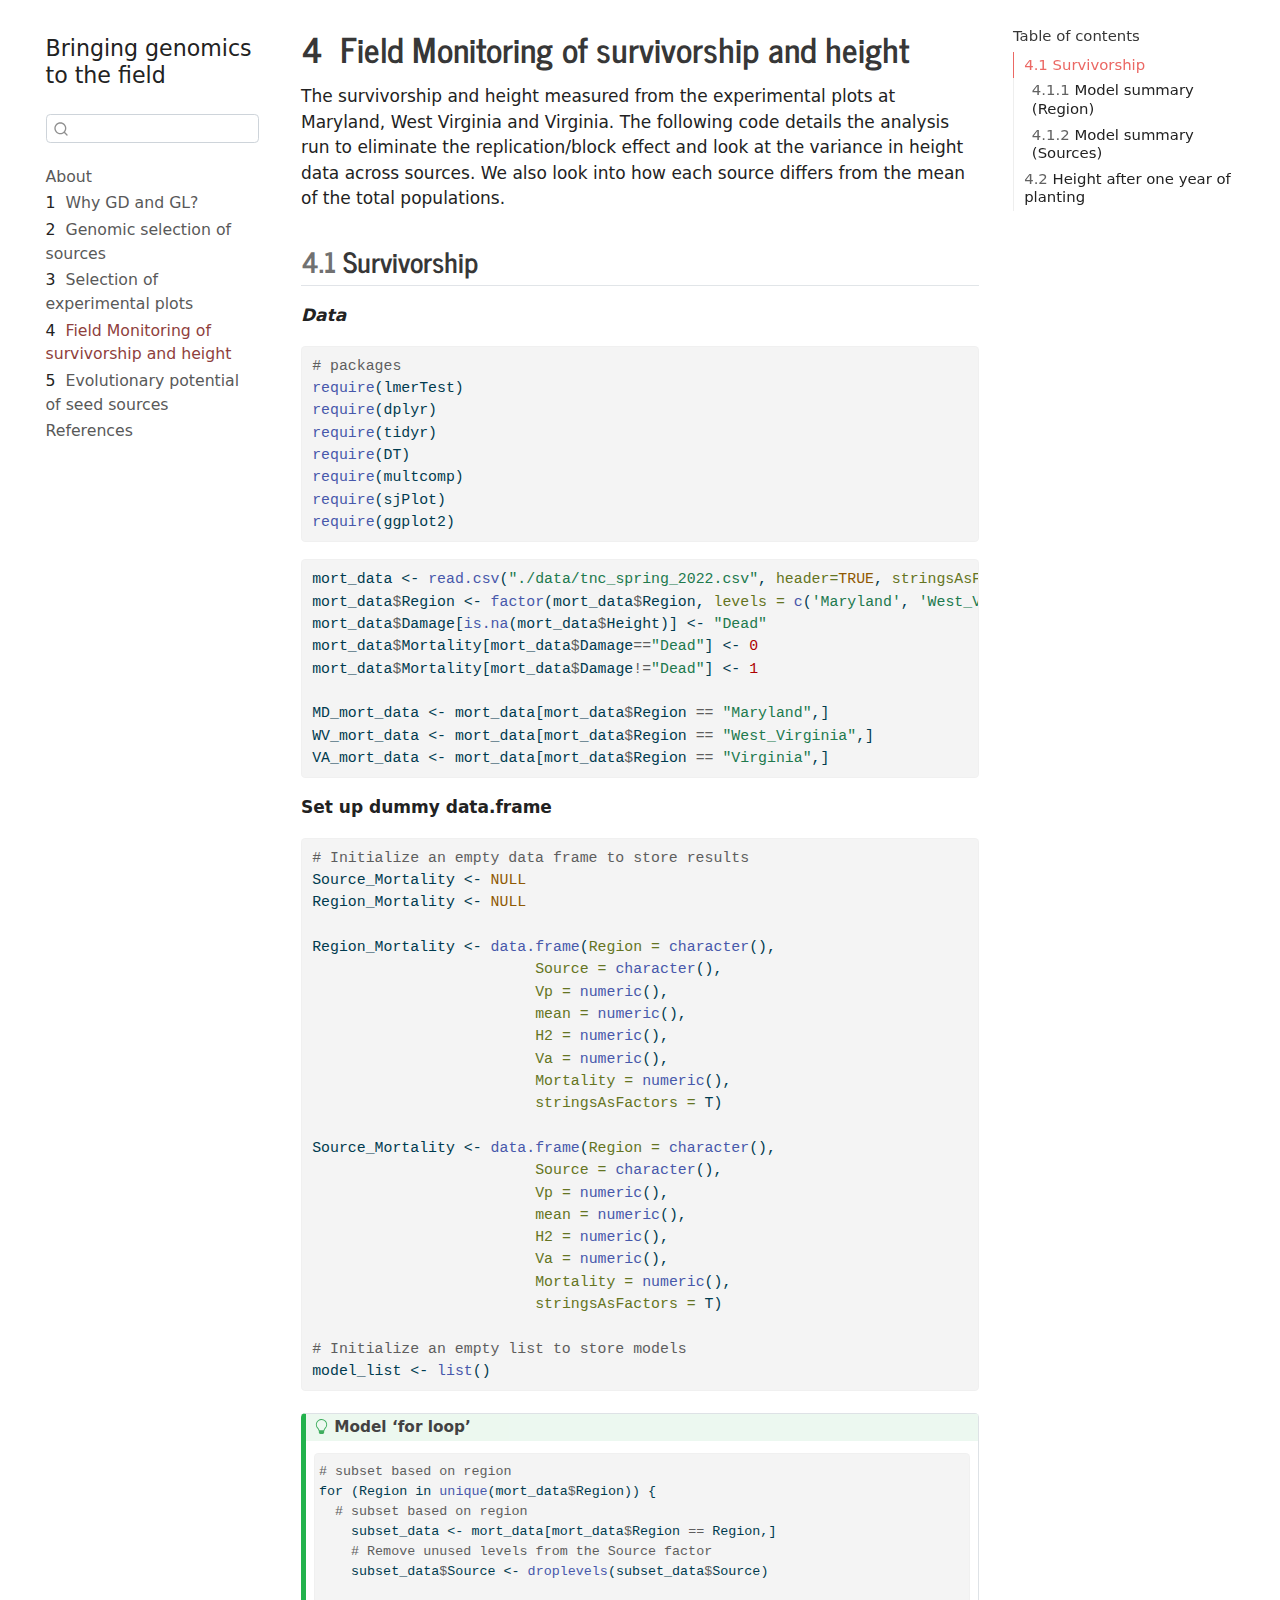
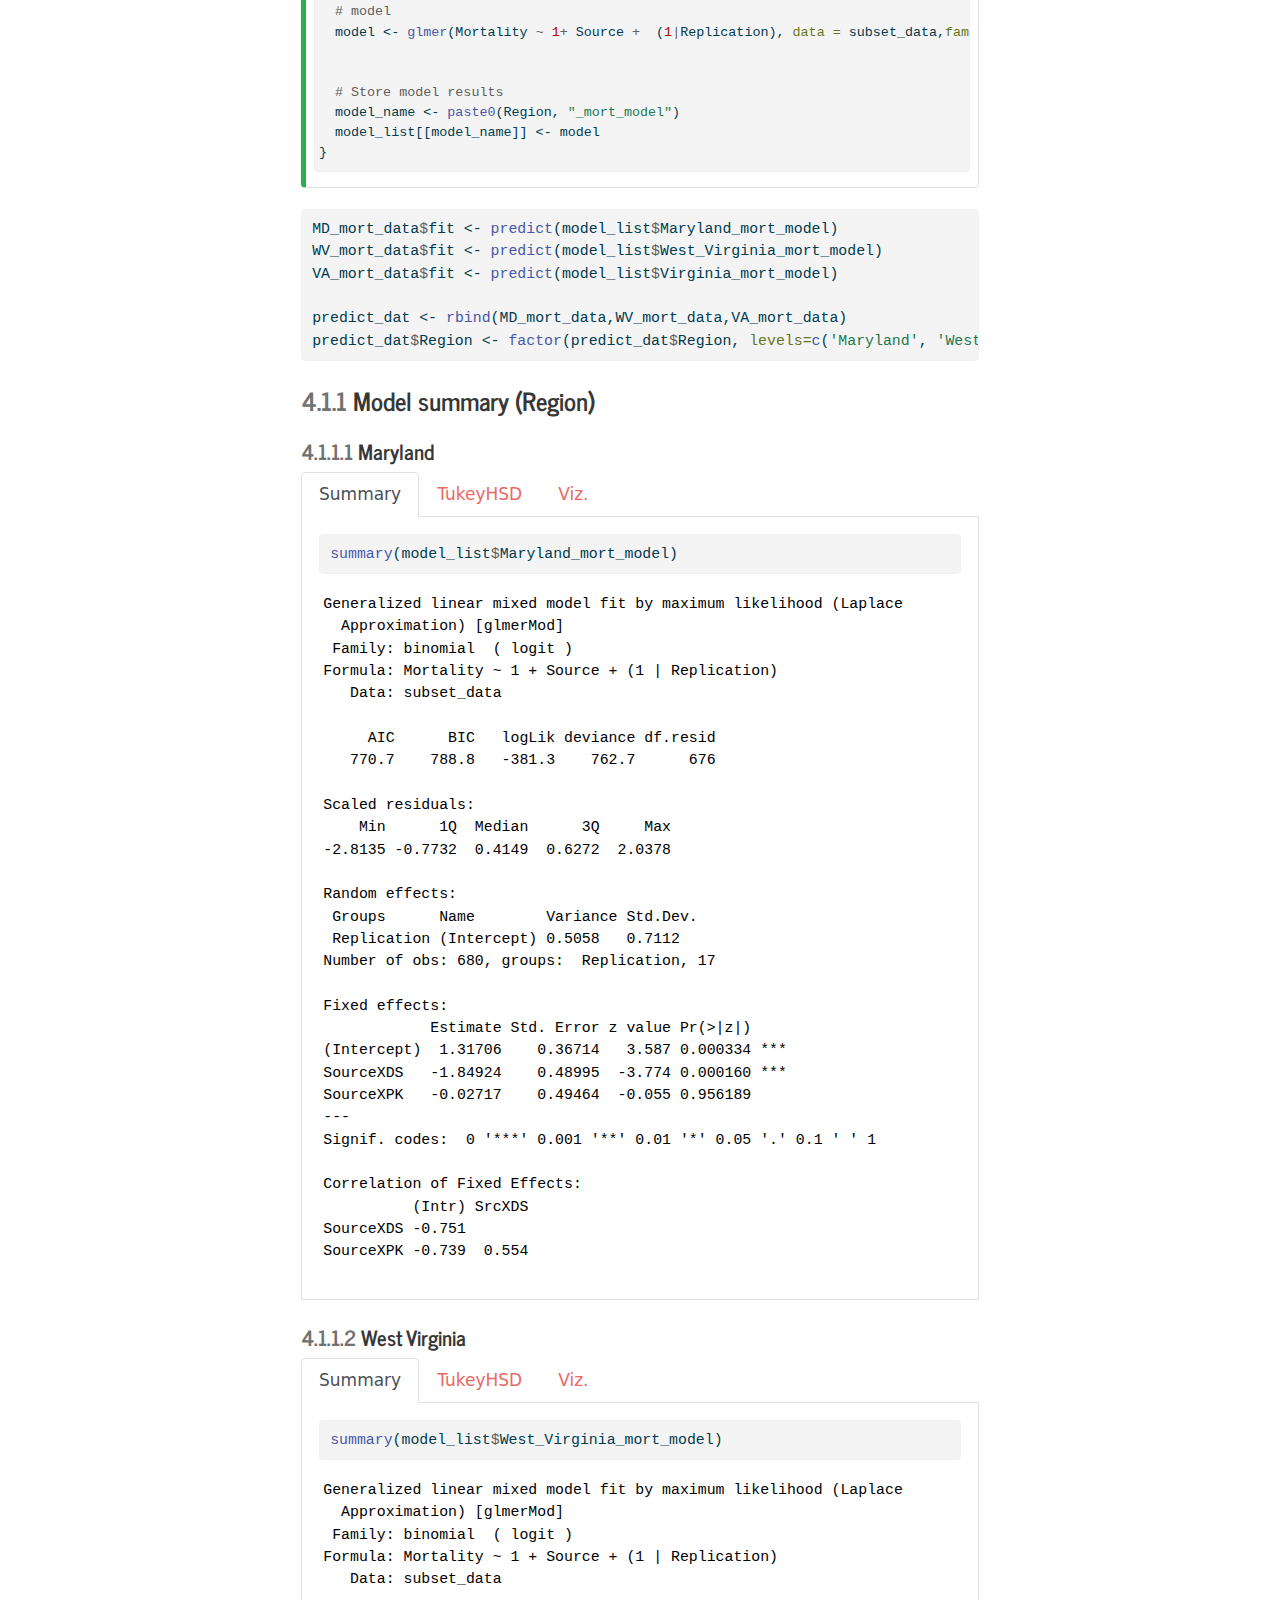
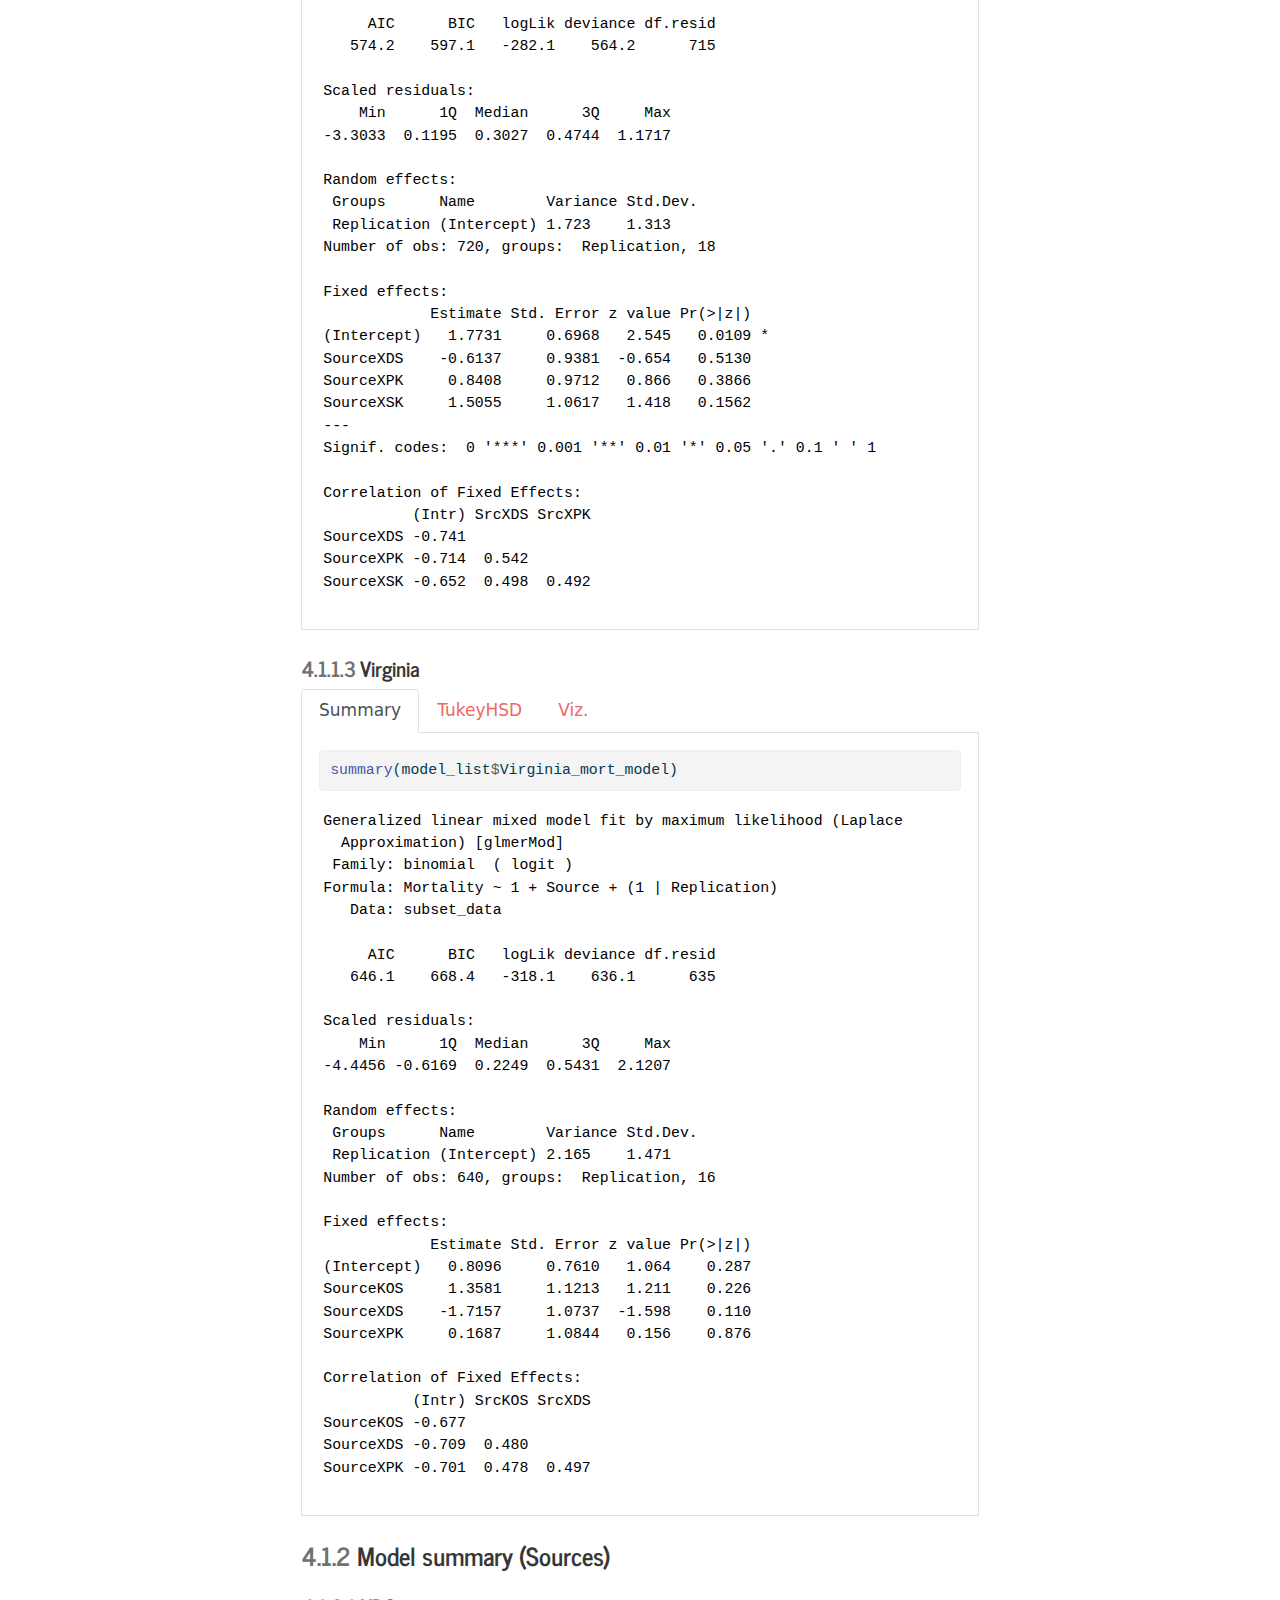
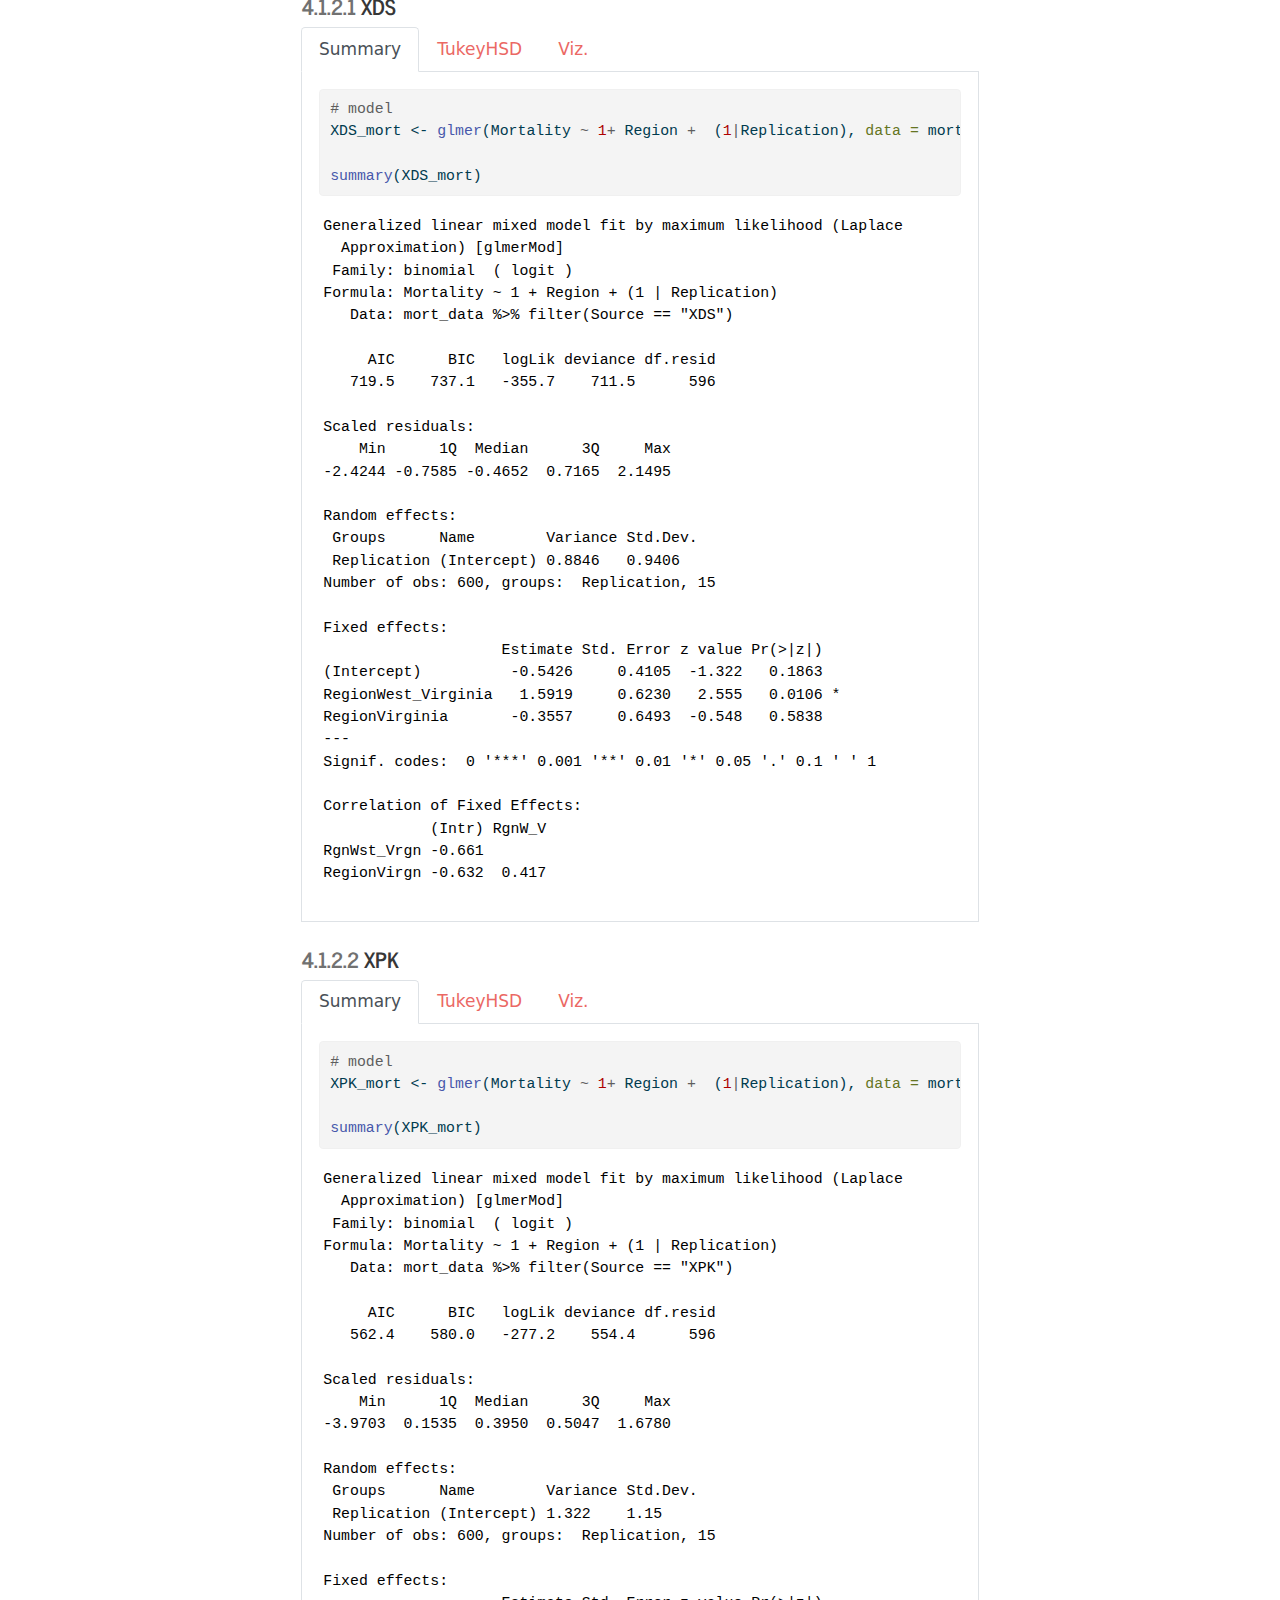
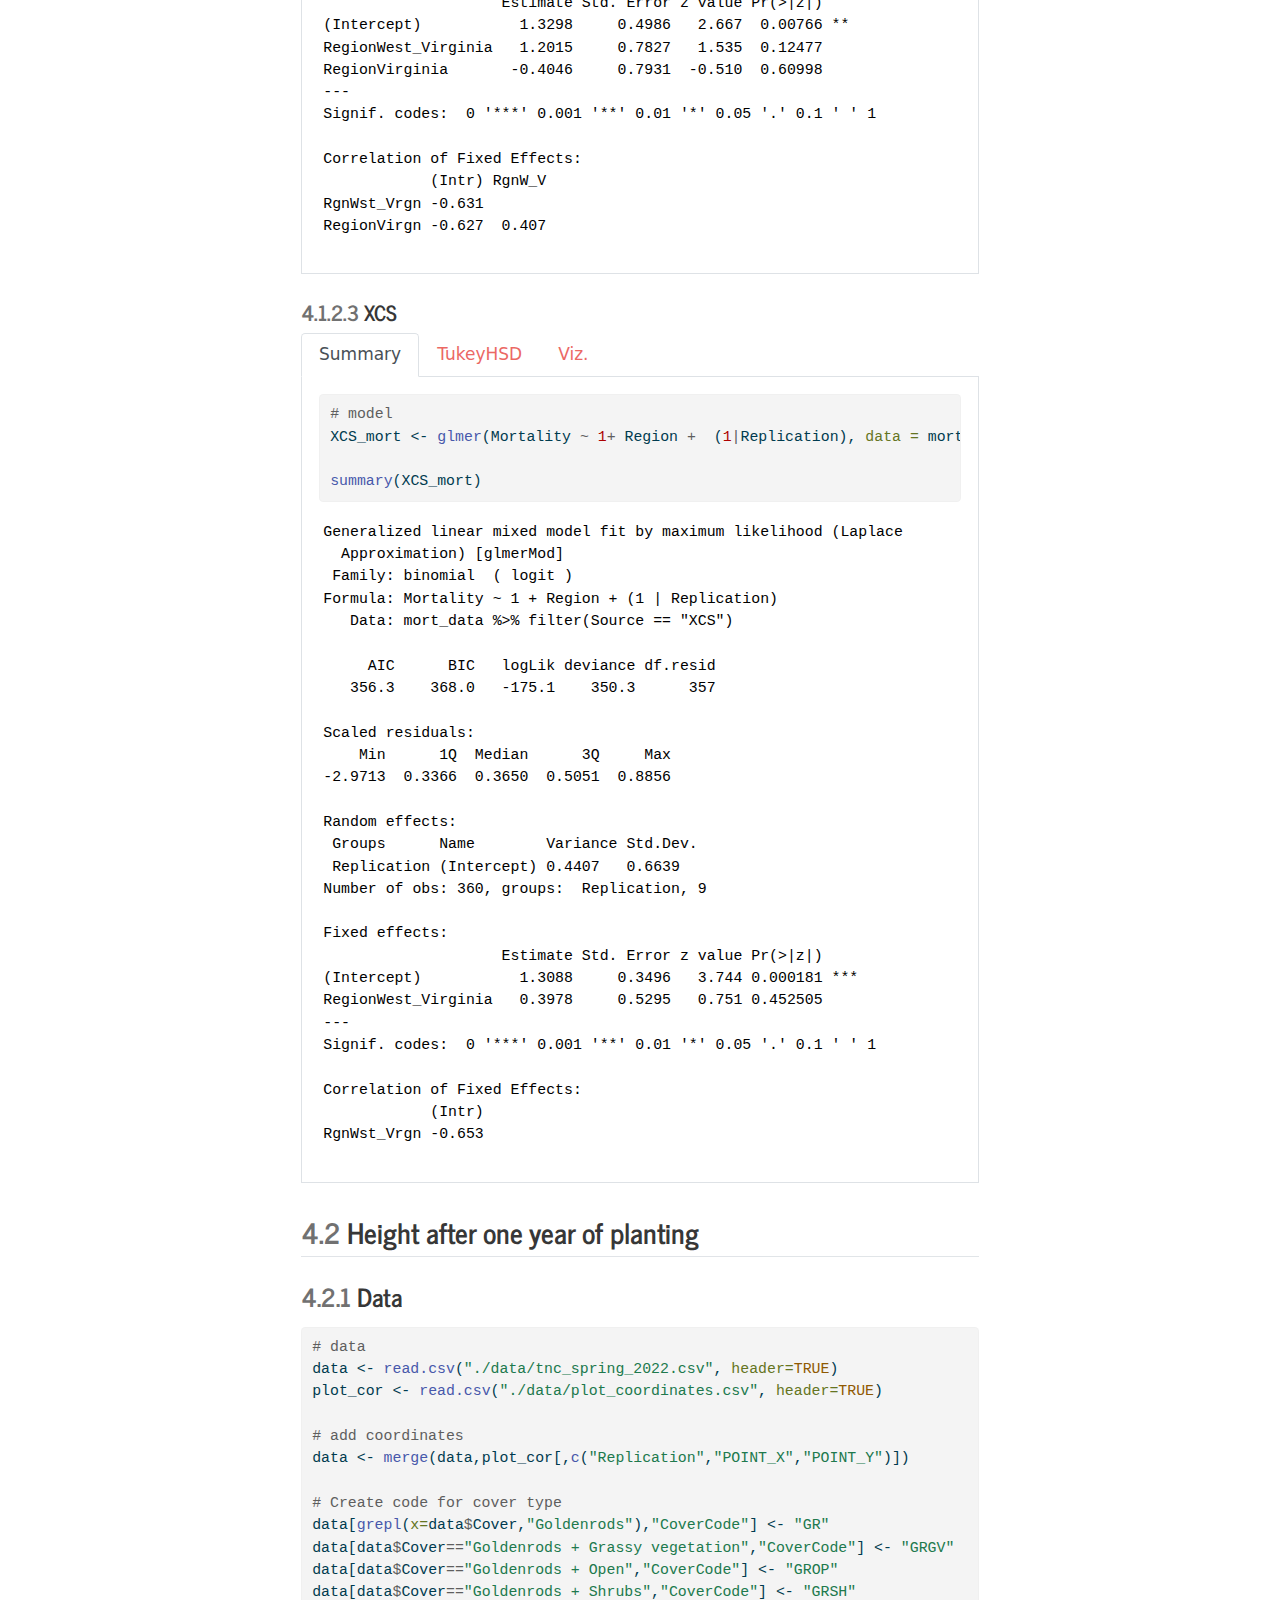
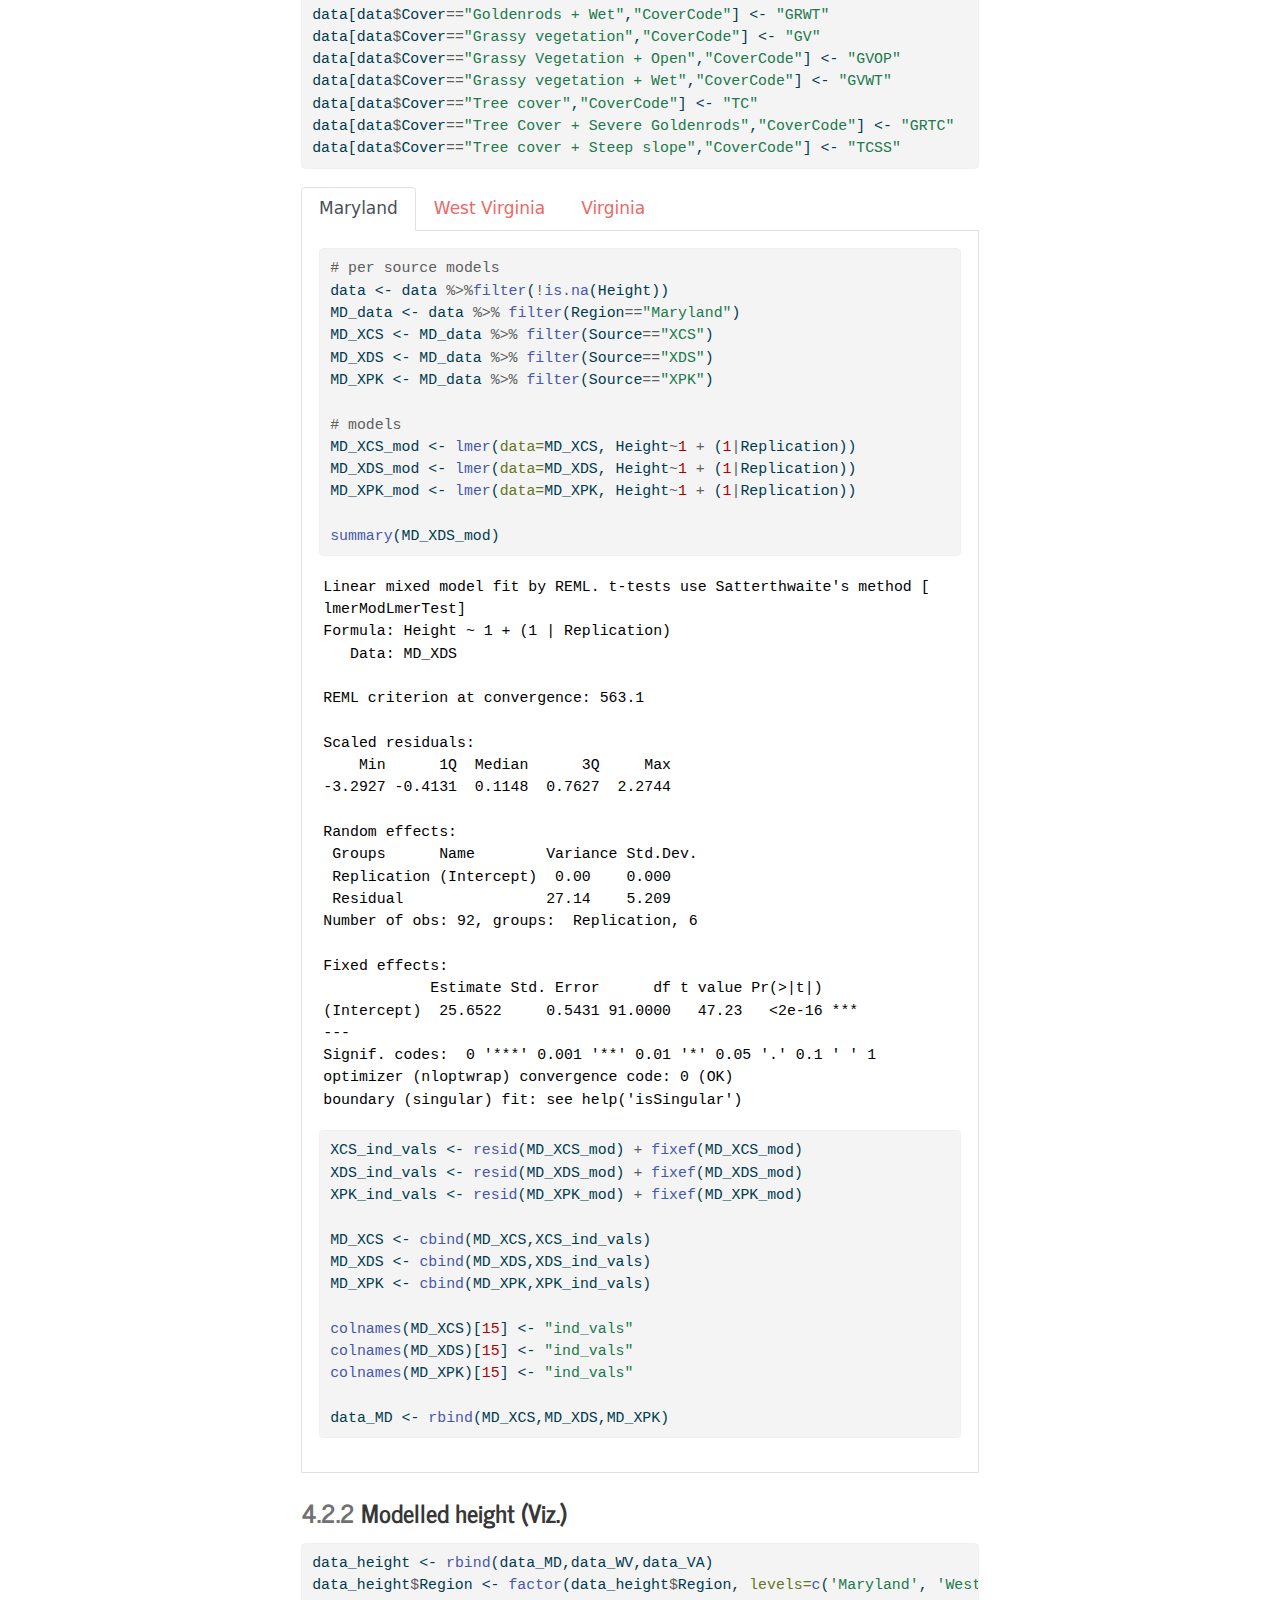
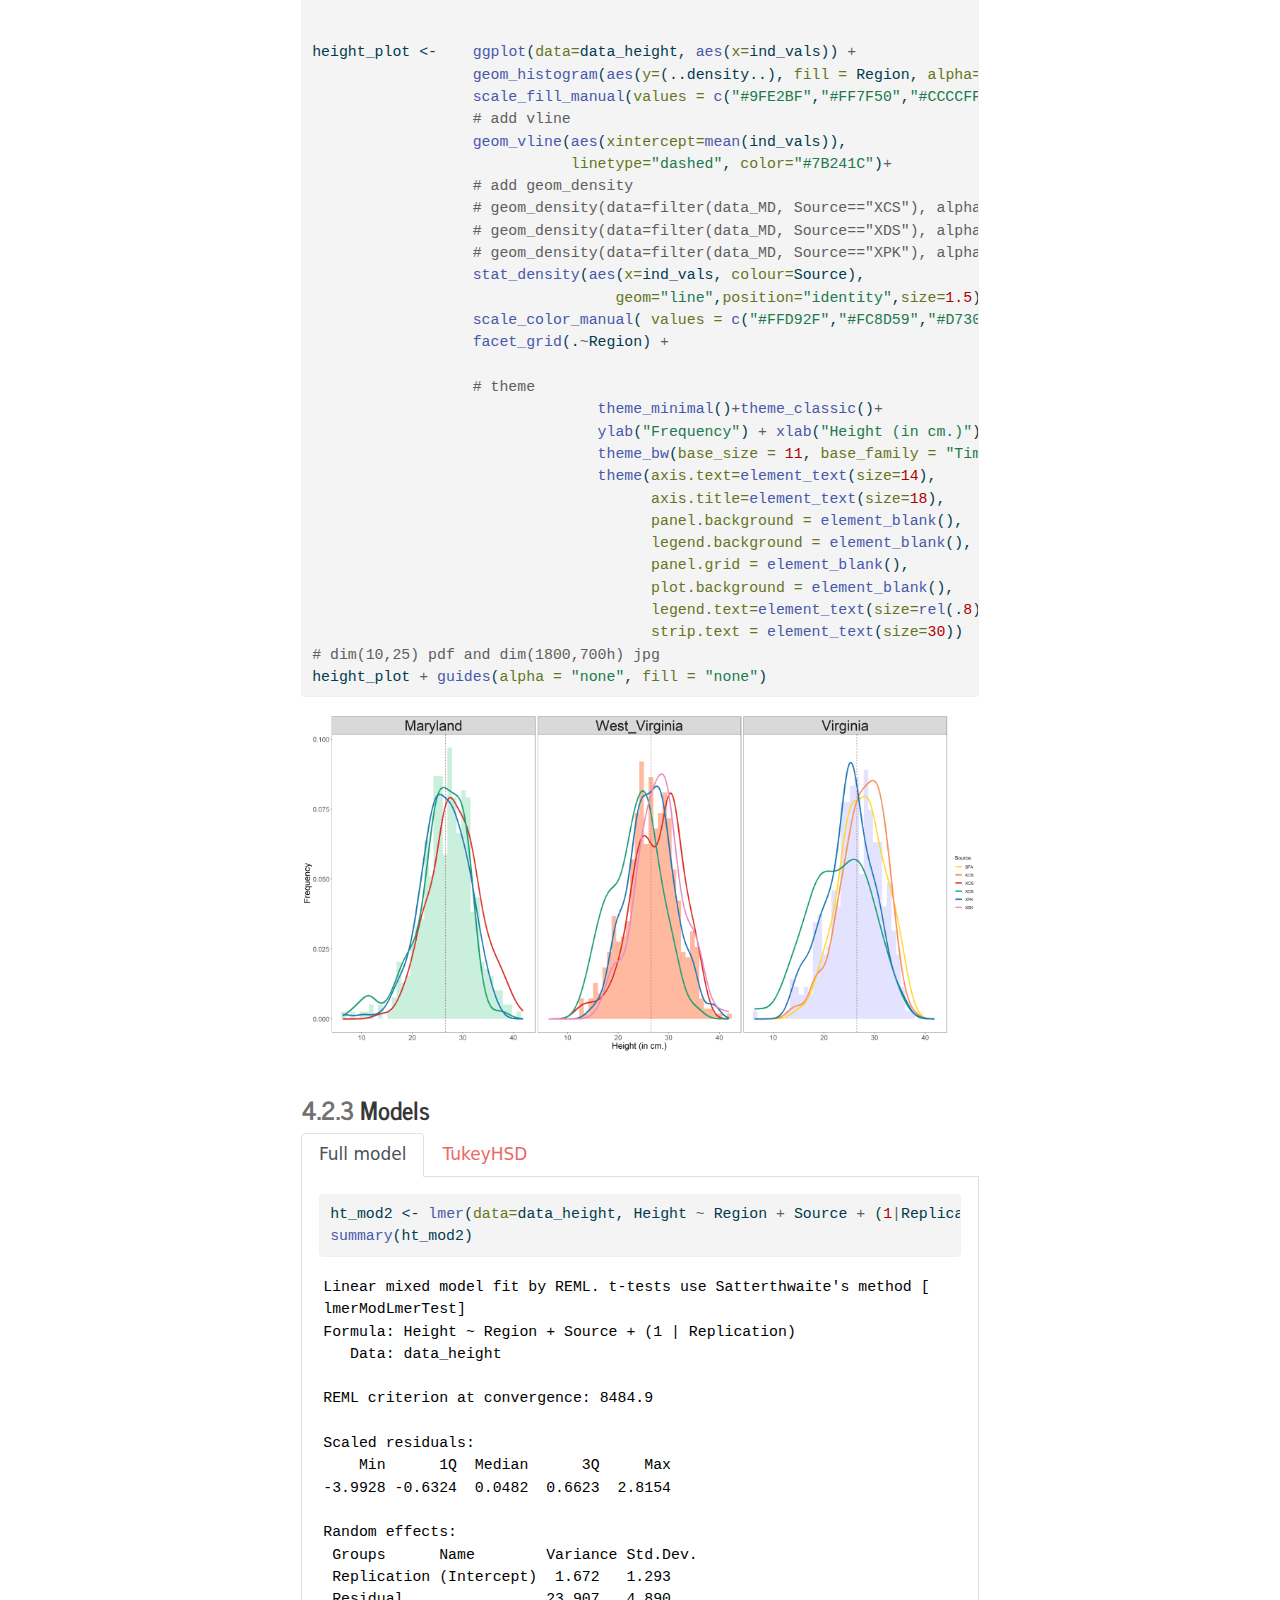
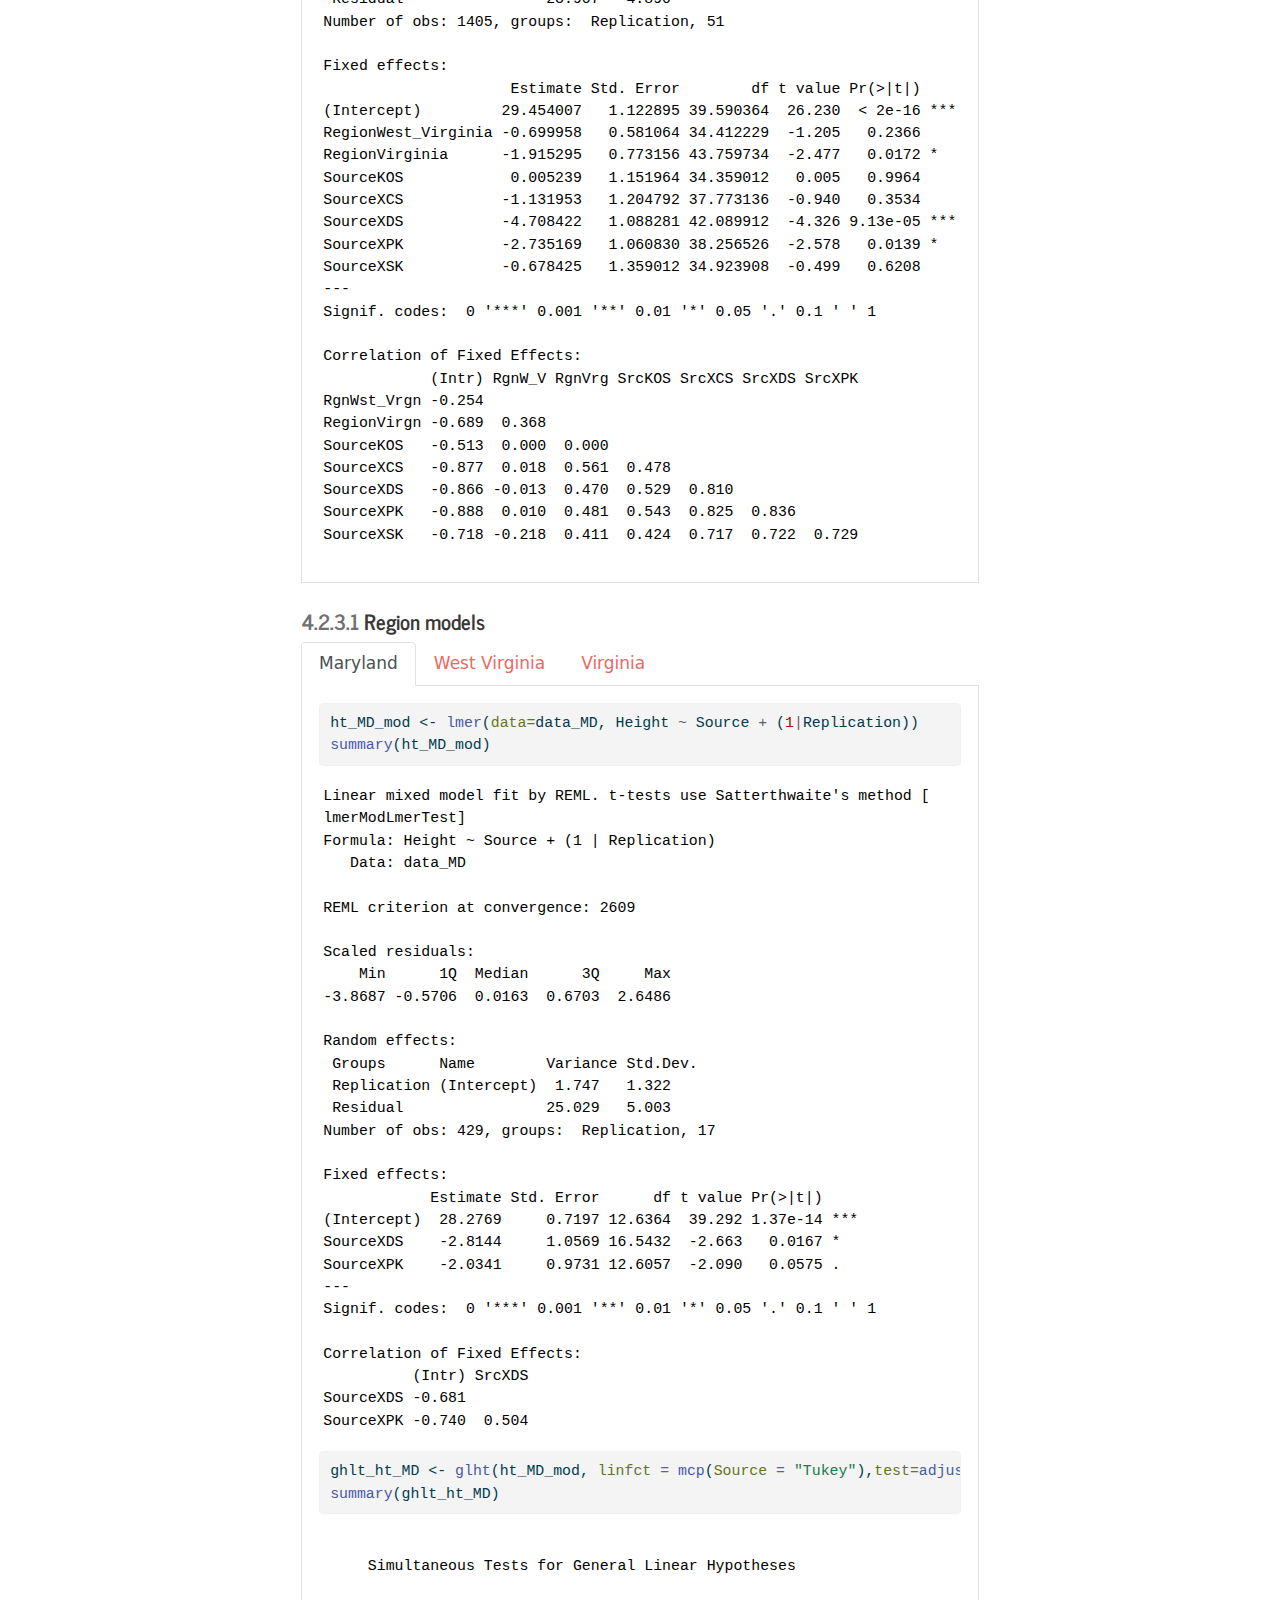
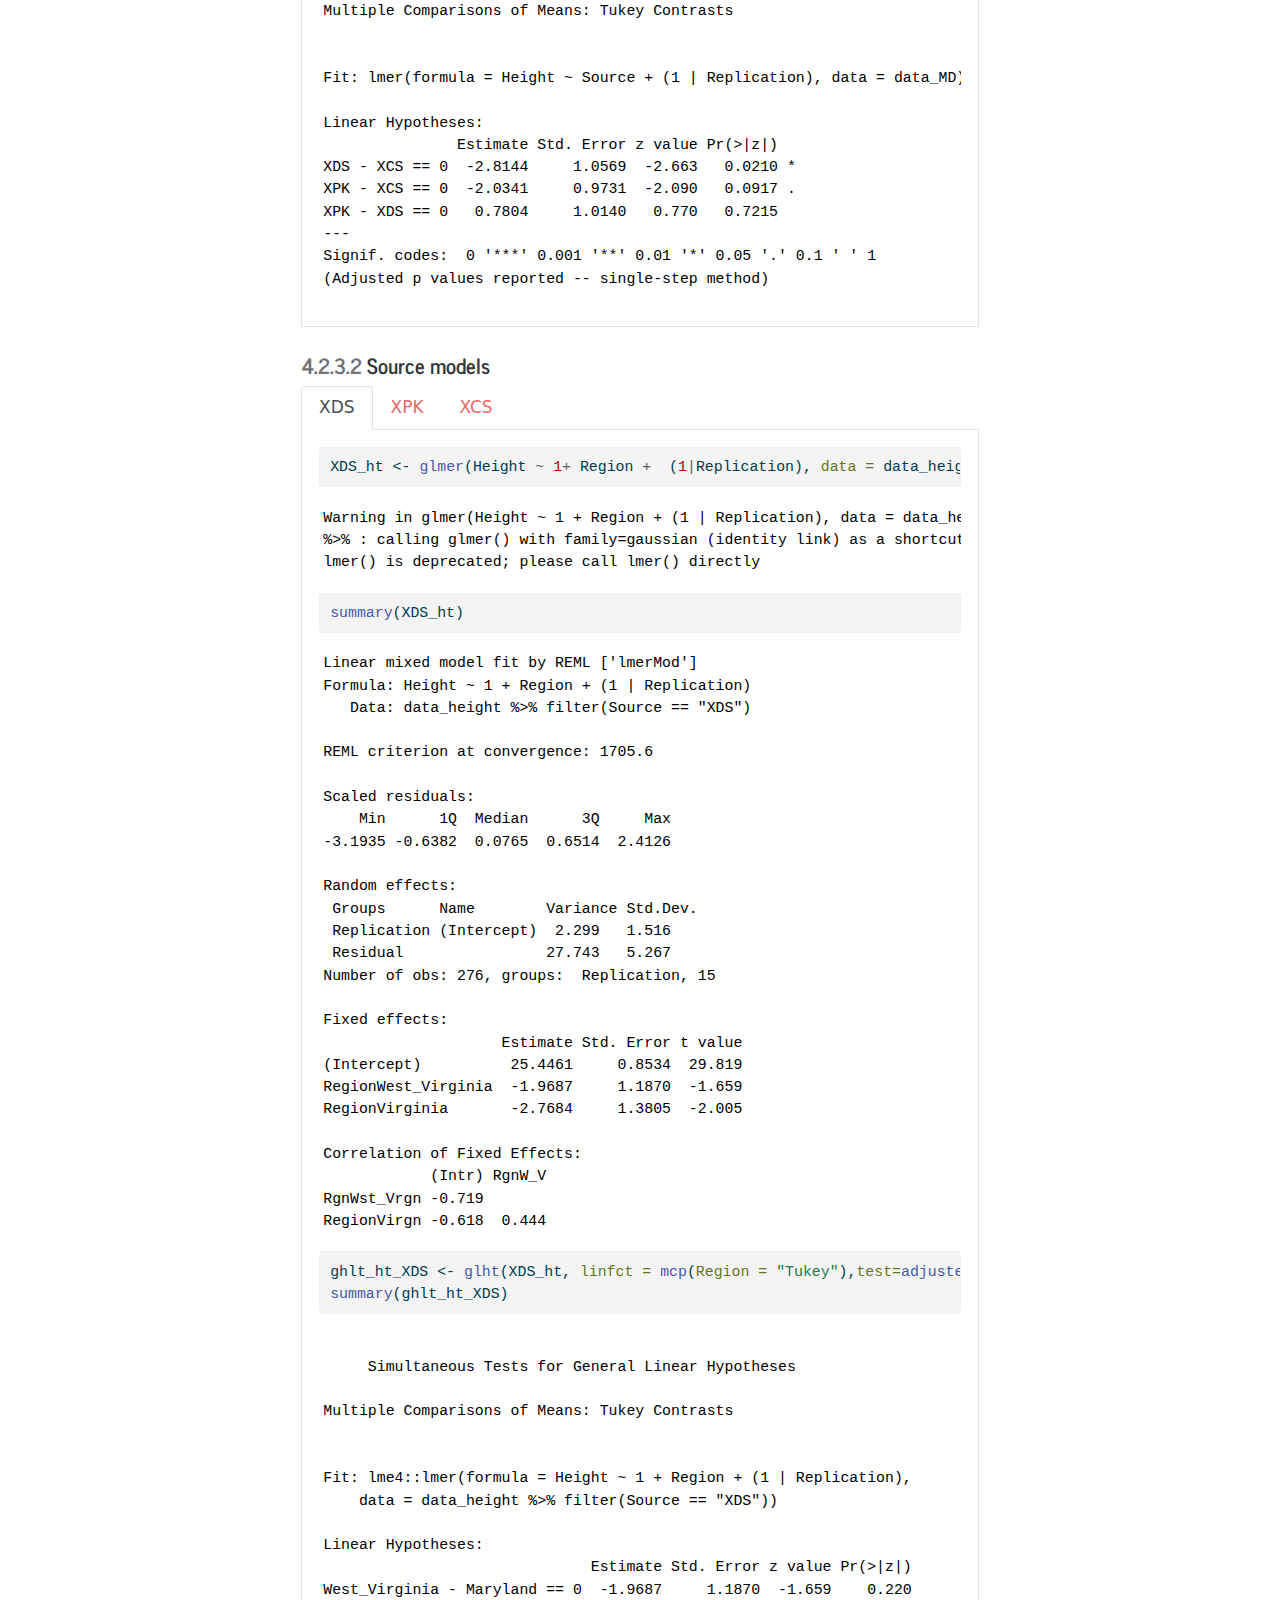
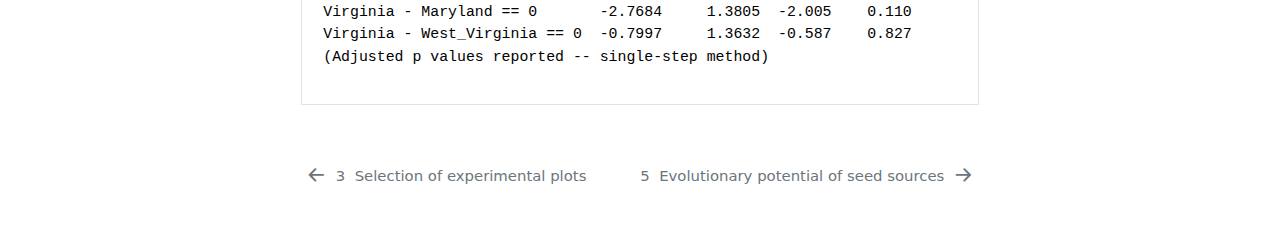
<file: docs/field_monitoring.html>
<!DOCTYPE html>
<html xmlns="http://www.w3.org/1999/xhtml" lang="en" xml:lang="en"><head>

<meta charset="utf-8">
<meta name="generator" content="quarto-1.3.450">

<meta name="viewport" content="width=device-width, initial-scale=1.0, user-scalable=yes">


<title>Bringing genomics to the field - 4&nbsp; Field Monitoring of survivorship and height</title>
<style>
code{white-space: pre-wrap;}
span.smallcaps{font-variant: small-caps;}
div.columns{display: flex; gap: min(4vw, 1.5em);}
div.column{flex: auto; overflow-x: auto;}
div.hanging-indent{margin-left: 1.5em; text-indent: -1.5em;}
ul.task-list{list-style: none;}
ul.task-list li input[type="checkbox"] {
  width: 0.8em;
  margin: 0 0.8em 0.2em -1em; /* quarto-specific, see https://github.com/quarto-dev/quarto-cli/issues/4556 */ 
  vertical-align: middle;
}
/* CSS for syntax highlighting */
pre > code.sourceCode { white-space: pre; position: relative; }
pre > code.sourceCode > span { display: inline-block; line-height: 1.25; }
pre > code.sourceCode > span:empty { height: 1.2em; }
.sourceCode { overflow: visible; }
code.sourceCode > span { color: inherit; text-decoration: inherit; }
div.sourceCode { margin: 1em 0; }
pre.sourceCode { margin: 0; }
@media screen {
div.sourceCode { overflow: auto; }
}
@media print {
pre > code.sourceCode { white-space: pre-wrap; }
pre > code.sourceCode > span { text-indent: -5em; padding-left: 5em; }
}
pre.numberSource code
  { counter-reset: source-line 0; }
pre.numberSource code > span
  { position: relative; left: -4em; counter-increment: source-line; }
pre.numberSource code > span > a:first-child::before
  { content: counter(source-line);
    position: relative; left: -1em; text-align: right; vertical-align: baseline;
    border: none; display: inline-block;
    -webkit-touch-callout: none; -webkit-user-select: none;
    -khtml-user-select: none; -moz-user-select: none;
    -ms-user-select: none; user-select: none;
    padding: 0 4px; width: 4em;
  }
pre.numberSource { margin-left: 3em;  padding-left: 4px; }
div.sourceCode
  {   }
@media screen {
pre > code.sourceCode > span > a:first-child::before { text-decoration: underline; }
}
</style>


<script src="site_libs/quarto-nav/quarto-nav.js"></script>
<script src="site_libs/quarto-nav/headroom.min.js"></script>
<script src="site_libs/clipboard/clipboard.min.js"></script>
<script src="site_libs/quarto-search/autocomplete.umd.js"></script>
<script src="site_libs/quarto-search/fuse.min.js"></script>
<script src="site_libs/quarto-search/quarto-search.js"></script>
<meta name="quarto:offset" content="./">
<link href="./evolvability.html" rel="next">
<link href="./experimental_plots.html" rel="prev">
<script src="site_libs/quarto-html/quarto.js"></script>
<script src="site_libs/quarto-html/popper.min.js"></script>
<script src="site_libs/quarto-html/tippy.umd.min.js"></script>
<script src="site_libs/quarto-html/anchor.min.js"></script>
<link href="site_libs/quarto-html/tippy.css" rel="stylesheet">
<link href="site_libs/quarto-html/quarto-syntax-highlighting.css" rel="stylesheet" id="quarto-text-highlighting-styles">
<script src="site_libs/bootstrap/bootstrap.min.js"></script>
<link href="site_libs/bootstrap/bootstrap-icons.css" rel="stylesheet">
<link href="site_libs/bootstrap/bootstrap.min.css" rel="stylesheet" id="quarto-bootstrap" data-mode="light">
<script id="quarto-search-options" type="application/json">{
  "location": "sidebar",
  "copy-button": false,
  "collapse-after": 3,
  "panel-placement": "start",
  "type": "textbox",
  "limit": 20,
  "language": {
    "search-no-results-text": "No results",
    "search-matching-documents-text": "matching documents",
    "search-copy-link-title": "Copy link to search",
    "search-hide-matches-text": "Hide additional matches",
    "search-more-match-text": "more match in this document",
    "search-more-matches-text": "more matches in this document",
    "search-clear-button-title": "Clear",
    "search-detached-cancel-button-title": "Cancel",
    "search-submit-button-title": "Submit",
    "search-label": "Search"
  }
}</script>


</head>

<body class="nav-sidebar floating">

<div id="quarto-search-results"></div>
  <header id="quarto-header" class="headroom fixed-top">
  <nav class="quarto-secondary-nav">
    <div class="container-fluid d-flex">
      <button type="button" class="quarto-btn-toggle btn" data-bs-toggle="collapse" data-bs-target="#quarto-sidebar,#quarto-sidebar-glass" aria-controls="quarto-sidebar" aria-expanded="false" aria-label="Toggle sidebar navigation" onclick="if (window.quartoToggleHeadroom) { window.quartoToggleHeadroom(); }">
        <i class="bi bi-layout-text-sidebar-reverse"></i>
      </button>
      <nav class="quarto-page-breadcrumbs" aria-label="breadcrumb"><ol class="breadcrumb"><li class="breadcrumb-item"><a href="./field_monitoring.html"><span class="chapter-number">4</span>&nbsp; <span class="chapter-title">Field Monitoring of survivorship and height</span></a></li></ol></nav>
      <a class="flex-grow-1" role="button" data-bs-toggle="collapse" data-bs-target="#quarto-sidebar,#quarto-sidebar-glass" aria-controls="quarto-sidebar" aria-expanded="false" aria-label="Toggle sidebar navigation" onclick="if (window.quartoToggleHeadroom) { window.quartoToggleHeadroom(); }">      
      </a>
      <button type="button" class="btn quarto-search-button" aria-label="" onclick="window.quartoOpenSearch();">
        <i class="bi bi-search"></i>
      </button>
    </div>
  </nav>
</header>
<!-- content -->
<div id="quarto-content" class="quarto-container page-columns page-rows-contents page-layout-article">
<!-- sidebar -->
  <nav id="quarto-sidebar" class="sidebar collapse collapse-horizontal sidebar-navigation floating overflow-auto">
    <div class="pt-lg-2 mt-2 text-left sidebar-header">
    <div class="sidebar-title mb-0 py-0">
      <a href="./">Bringing genomics to the field</a> 
    </div>
      </div>
        <div class="mt-2 flex-shrink-0 align-items-center">
        <div class="sidebar-search">
        <div id="quarto-search" class="" title="Search"></div>
        </div>
        </div>
    <div class="sidebar-menu-container"> 
    <ul class="list-unstyled mt-1">
        <li class="sidebar-item">
  <div class="sidebar-item-container"> 
  <a href="./index.html" class="sidebar-item-text sidebar-link">
 <span class="menu-text">About</span></a>
  </div>
</li>
        <li class="sidebar-item">
  <div class="sidebar-item-container"> 
  <a href="./gd_gl_vs_earlyLife_fitness.html" class="sidebar-item-text sidebar-link">
 <span class="menu-text"><span class="chapter-number">1</span>&nbsp; <span class="chapter-title">Why GD and GL?</span></span></a>
  </div>
</li>
        <li class="sidebar-item">
  <div class="sidebar-item-container"> 
  <a href="./genomics_informed_provenancing.html" class="sidebar-item-text sidebar-link">
 <span class="menu-text"><span class="chapter-number">2</span>&nbsp; <span class="chapter-title">Genomic selection of sources</span></span></a>
  </div>
</li>
        <li class="sidebar-item">
  <div class="sidebar-item-container"> 
  <a href="./experimental_plots.html" class="sidebar-item-text sidebar-link">
 <span class="menu-text"><span class="chapter-number">3</span>&nbsp; <span class="chapter-title">Selection of experimental plots</span></span></a>
  </div>
</li>
        <li class="sidebar-item">
  <div class="sidebar-item-container"> 
  <a href="./field_monitoring.html" class="sidebar-item-text sidebar-link active">
 <span class="menu-text"><span class="chapter-number">4</span>&nbsp; <span class="chapter-title">Field Monitoring of survivorship and height</span></span></a>
  </div>
</li>
        <li class="sidebar-item">
  <div class="sidebar-item-container"> 
  <a href="./evolvability.html" class="sidebar-item-text sidebar-link">
 <span class="menu-text"><span class="chapter-number">5</span>&nbsp; <span class="chapter-title">Evolutionary potential of seed sources</span></span></a>
  </div>
</li>
        <li class="sidebar-item">
  <div class="sidebar-item-container"> 
  <a href="./references.html" class="sidebar-item-text sidebar-link">
 <span class="menu-text">References</span></a>
  </div>
</li>
    </ul>
    </div>
</nav>
<div id="quarto-sidebar-glass" data-bs-toggle="collapse" data-bs-target="#quarto-sidebar,#quarto-sidebar-glass"></div>
<!-- margin-sidebar -->
    <div id="quarto-margin-sidebar" class="sidebar margin-sidebar">
        <nav id="TOC" role="doc-toc" class="toc-active">
    <h2 id="toc-title">Table of contents</h2>
   
  <ul>
  <li><a href="#survivorship" id="toc-survivorship" class="nav-link active" data-scroll-target="#survivorship"><span class="header-section-number">4.1</span> Survivorship</a>
  <ul class="collapse">
  <li><a href="#model-summary-region" id="toc-model-summary-region" class="nav-link" data-scroll-target="#model-summary-region"><span class="header-section-number">4.1.1</span> Model summary (Region)</a></li>
  <li><a href="#model-summary-sources" id="toc-model-summary-sources" class="nav-link" data-scroll-target="#model-summary-sources"><span class="header-section-number">4.1.2</span> Model summary (Sources)</a></li>
  </ul></li>
  <li><a href="#height-after-one-year-of-planting" id="toc-height-after-one-year-of-planting" class="nav-link" data-scroll-target="#height-after-one-year-of-planting"><span class="header-section-number">4.2</span> Height after one year of planting</a>
  <ul class="collapse">
  <li><a href="#data" id="toc-data" class="nav-link" data-scroll-target="#data"><span class="header-section-number">4.2.1</span> Data</a></li>
  <li><a href="#modelled-height-viz." id="toc-modelled-height-viz." class="nav-link" data-scroll-target="#modelled-height-viz."><span class="header-section-number">4.2.2</span> Modelled height (Viz.)</a></li>
  <li><a href="#models" id="toc-models" class="nav-link" data-scroll-target="#models"><span class="header-section-number">4.2.3</span> Models</a></li>
  </ul></li>
  </ul>
</nav>
    </div>
<!-- main -->
<main class="content" id="quarto-document-content">

<header id="title-block-header" class="quarto-title-block default">
<div class="quarto-title">
<h1 class="title"><span class="chapter-number">4</span>&nbsp; <span class="chapter-title">Field Monitoring of survivorship and height</span></h1>
</div>



<div class="quarto-title-meta">

    
  
    
  </div>
  

</header>

<p>The survivorship and height measured from the experimental plots at Maryland, West Virginia and Virginia. The following code details the analysis run to eliminate the replication/block effect and look at the variance in height data across sources. We also look into how each source differs from the mean of the total populations.</p>
<section id="survivorship" class="level2" data-number="4.1">
<h2 data-number="4.1" class="anchored" data-anchor-id="survivorship"><span class="header-section-number">4.1</span> Survivorship</h2>
<p><strong><em>Data</em></strong></p>
<div class="cell">
<div class="sourceCode cell-code" id="cb1"><pre class="sourceCode r code-with-copy"><code class="sourceCode r"><span id="cb1-1"><a href="#cb1-1" aria-hidden="true" tabindex="-1"></a><span class="co"># packages</span></span>
<span id="cb1-2"><a href="#cb1-2" aria-hidden="true" tabindex="-1"></a><span class="fu">require</span>(lmerTest)</span>
<span id="cb1-3"><a href="#cb1-3" aria-hidden="true" tabindex="-1"></a><span class="fu">require</span>(dplyr)</span>
<span id="cb1-4"><a href="#cb1-4" aria-hidden="true" tabindex="-1"></a><span class="fu">require</span>(tidyr)</span>
<span id="cb1-5"><a href="#cb1-5" aria-hidden="true" tabindex="-1"></a><span class="fu">require</span>(DT)</span>
<span id="cb1-6"><a href="#cb1-6" aria-hidden="true" tabindex="-1"></a><span class="fu">require</span>(multcomp)</span>
<span id="cb1-7"><a href="#cb1-7" aria-hidden="true" tabindex="-1"></a><span class="fu">require</span>(sjPlot)</span>
<span id="cb1-8"><a href="#cb1-8" aria-hidden="true" tabindex="-1"></a><span class="fu">require</span>(ggplot2)</span></code><button title="Copy to Clipboard" class="code-copy-button"><i class="bi"></i></button></pre></div>
</div>
<div class="cell">
<div class="sourceCode cell-code" id="cb2"><pre class="sourceCode r code-with-copy"><code class="sourceCode r"><span id="cb2-1"><a href="#cb2-1" aria-hidden="true" tabindex="-1"></a>mort_data <span class="ot">&lt;-</span> <span class="fu">read.csv</span>(<span class="st">"./data/tnc_spring_2022.csv"</span>, <span class="at">header=</span><span class="cn">TRUE</span>, <span class="at">stringsAsFactors =</span> T)</span>
<span id="cb2-2"><a href="#cb2-2" aria-hidden="true" tabindex="-1"></a>mort_data<span class="sc">$</span>Region <span class="ot">&lt;-</span> <span class="fu">factor</span>(mort_data<span class="sc">$</span>Region, <span class="at">levels =</span> <span class="fu">c</span>(<span class="st">'Maryland'</span>, <span class="st">'West_Virginia'</span>, <span class="st">'Virginia'</span>))</span>
<span id="cb2-3"><a href="#cb2-3" aria-hidden="true" tabindex="-1"></a>mort_data<span class="sc">$</span>Damage[<span class="fu">is.na</span>(mort_data<span class="sc">$</span>Height)] <span class="ot">&lt;-</span> <span class="st">"Dead"</span></span>
<span id="cb2-4"><a href="#cb2-4" aria-hidden="true" tabindex="-1"></a>mort_data<span class="sc">$</span>Mortality[mort_data<span class="sc">$</span>Damage<span class="sc">==</span><span class="st">"Dead"</span>] <span class="ot">&lt;-</span> <span class="dv">0</span></span>
<span id="cb2-5"><a href="#cb2-5" aria-hidden="true" tabindex="-1"></a>mort_data<span class="sc">$</span>Mortality[mort_data<span class="sc">$</span>Damage<span class="sc">!=</span><span class="st">"Dead"</span>] <span class="ot">&lt;-</span> <span class="dv">1</span></span>
<span id="cb2-6"><a href="#cb2-6" aria-hidden="true" tabindex="-1"></a></span>
<span id="cb2-7"><a href="#cb2-7" aria-hidden="true" tabindex="-1"></a>MD_mort_data <span class="ot">&lt;-</span> mort_data[mort_data<span class="sc">$</span>Region <span class="sc">==</span> <span class="st">"Maryland"</span>,]</span>
<span id="cb2-8"><a href="#cb2-8" aria-hidden="true" tabindex="-1"></a>WV_mort_data <span class="ot">&lt;-</span> mort_data[mort_data<span class="sc">$</span>Region <span class="sc">==</span> <span class="st">"West_Virginia"</span>,]</span>
<span id="cb2-9"><a href="#cb2-9" aria-hidden="true" tabindex="-1"></a>VA_mort_data <span class="ot">&lt;-</span> mort_data[mort_data<span class="sc">$</span>Region <span class="sc">==</span> <span class="st">"Virginia"</span>,]</span></code><button title="Copy to Clipboard" class="code-copy-button"><i class="bi"></i></button></pre></div>
</div>
<p><strong>Set up dummy data.frame</strong></p>
<div class="cell">
<div class="sourceCode cell-code" id="cb3"><pre class="sourceCode r code-with-copy"><code class="sourceCode r"><span id="cb3-1"><a href="#cb3-1" aria-hidden="true" tabindex="-1"></a><span class="co"># Initialize an empty data frame to store results</span></span>
<span id="cb3-2"><a href="#cb3-2" aria-hidden="true" tabindex="-1"></a>Source_Mortality <span class="ot">&lt;-</span> <span class="cn">NULL</span></span>
<span id="cb3-3"><a href="#cb3-3" aria-hidden="true" tabindex="-1"></a>Region_Mortality <span class="ot">&lt;-</span> <span class="cn">NULL</span></span>
<span id="cb3-4"><a href="#cb3-4" aria-hidden="true" tabindex="-1"></a></span>
<span id="cb3-5"><a href="#cb3-5" aria-hidden="true" tabindex="-1"></a>Region_Mortality <span class="ot">&lt;-</span> <span class="fu">data.frame</span>(<span class="at">Region =</span> <span class="fu">character</span>(),</span>
<span id="cb3-6"><a href="#cb3-6" aria-hidden="true" tabindex="-1"></a>                         <span class="at">Source =</span> <span class="fu">character</span>(),</span>
<span id="cb3-7"><a href="#cb3-7" aria-hidden="true" tabindex="-1"></a>                         <span class="at">Vp =</span> <span class="fu">numeric</span>(),</span>
<span id="cb3-8"><a href="#cb3-8" aria-hidden="true" tabindex="-1"></a>                         <span class="at">mean =</span> <span class="fu">numeric</span>(),</span>
<span id="cb3-9"><a href="#cb3-9" aria-hidden="true" tabindex="-1"></a>                         <span class="at">H2 =</span> <span class="fu">numeric</span>(),</span>
<span id="cb3-10"><a href="#cb3-10" aria-hidden="true" tabindex="-1"></a>                         <span class="at">Va =</span> <span class="fu">numeric</span>(),</span>
<span id="cb3-11"><a href="#cb3-11" aria-hidden="true" tabindex="-1"></a>                         <span class="at">Mortality =</span> <span class="fu">numeric</span>(),</span>
<span id="cb3-12"><a href="#cb3-12" aria-hidden="true" tabindex="-1"></a>                         <span class="at">stringsAsFactors =</span> T)</span>
<span id="cb3-13"><a href="#cb3-13" aria-hidden="true" tabindex="-1"></a></span>
<span id="cb3-14"><a href="#cb3-14" aria-hidden="true" tabindex="-1"></a>Source_Mortality <span class="ot">&lt;-</span> <span class="fu">data.frame</span>(<span class="at">Region =</span> <span class="fu">character</span>(),</span>
<span id="cb3-15"><a href="#cb3-15" aria-hidden="true" tabindex="-1"></a>                         <span class="at">Source =</span> <span class="fu">character</span>(),</span>
<span id="cb3-16"><a href="#cb3-16" aria-hidden="true" tabindex="-1"></a>                         <span class="at">Vp =</span> <span class="fu">numeric</span>(),</span>
<span id="cb3-17"><a href="#cb3-17" aria-hidden="true" tabindex="-1"></a>                         <span class="at">mean =</span> <span class="fu">numeric</span>(),</span>
<span id="cb3-18"><a href="#cb3-18" aria-hidden="true" tabindex="-1"></a>                         <span class="at">H2 =</span> <span class="fu">numeric</span>(),</span>
<span id="cb3-19"><a href="#cb3-19" aria-hidden="true" tabindex="-1"></a>                         <span class="at">Va =</span> <span class="fu">numeric</span>(),</span>
<span id="cb3-20"><a href="#cb3-20" aria-hidden="true" tabindex="-1"></a>                         <span class="at">Mortality =</span> <span class="fu">numeric</span>(),</span>
<span id="cb3-21"><a href="#cb3-21" aria-hidden="true" tabindex="-1"></a>                         <span class="at">stringsAsFactors =</span> T)</span>
<span id="cb3-22"><a href="#cb3-22" aria-hidden="true" tabindex="-1"></a></span>
<span id="cb3-23"><a href="#cb3-23" aria-hidden="true" tabindex="-1"></a><span class="co"># Initialize an empty list to store models</span></span>
<span id="cb3-24"><a href="#cb3-24" aria-hidden="true" tabindex="-1"></a>model_list <span class="ot">&lt;-</span> <span class="fu">list</span>()</span></code><button title="Copy to Clipboard" class="code-copy-button"><i class="bi"></i></button></pre></div>
</div>
<div class="callout callout-style-default callout-tip callout-titled">
<div class="callout-header d-flex align-content-center">
<div class="callout-icon-container">
<i class="callout-icon"></i>
</div>
<div class="callout-title-container flex-fill">
Model ‘for loop’
</div>
</div>
<div class="callout-body-container callout-body">
<div class="cell">
<div class="sourceCode cell-code" id="cb4"><pre class="sourceCode r code-with-copy"><code class="sourceCode r"><span id="cb4-1"><a href="#cb4-1" aria-hidden="true" tabindex="-1"></a><span class="co"># subset based on region</span></span>
<span id="cb4-2"><a href="#cb4-2" aria-hidden="true" tabindex="-1"></a><span class="cf">for</span> (Region <span class="cf">in</span> <span class="fu">unique</span>(mort_data<span class="sc">$</span>Region)) {</span>
<span id="cb4-3"><a href="#cb4-3" aria-hidden="true" tabindex="-1"></a>  <span class="co"># subset based on region</span></span>
<span id="cb4-4"><a href="#cb4-4" aria-hidden="true" tabindex="-1"></a>    subset_data <span class="ot">&lt;-</span> mort_data[mort_data<span class="sc">$</span>Region <span class="sc">==</span> Region,]</span>
<span id="cb4-5"><a href="#cb4-5" aria-hidden="true" tabindex="-1"></a>    <span class="co"># Remove unused levels from the Source factor</span></span>
<span id="cb4-6"><a href="#cb4-6" aria-hidden="true" tabindex="-1"></a>    subset_data<span class="sc">$</span>Source <span class="ot">&lt;-</span> <span class="fu">droplevels</span>(subset_data<span class="sc">$</span>Source)</span>
<span id="cb4-7"><a href="#cb4-7" aria-hidden="true" tabindex="-1"></a>    </span>
<span id="cb4-8"><a href="#cb4-8" aria-hidden="true" tabindex="-1"></a>  <span class="co"># model</span></span>
<span id="cb4-9"><a href="#cb4-9" aria-hidden="true" tabindex="-1"></a>  model <span class="ot">&lt;-</span> <span class="fu">glmer</span>(Mortality <span class="sc">~</span> <span class="dv">1</span><span class="sc">+</span> Source <span class="sc">+</span>  (<span class="dv">1</span><span class="sc">|</span>Replication), <span class="at">data =</span> subset_data,<span class="at">family =</span> <span class="st">'binomial'</span>)</span>
<span id="cb4-10"><a href="#cb4-10" aria-hidden="true" tabindex="-1"></a>  </span>
<span id="cb4-11"><a href="#cb4-11" aria-hidden="true" tabindex="-1"></a></span>
<span id="cb4-12"><a href="#cb4-12" aria-hidden="true" tabindex="-1"></a>  <span class="co"># Store model results  </span></span>
<span id="cb4-13"><a href="#cb4-13" aria-hidden="true" tabindex="-1"></a>  model_name <span class="ot">&lt;-</span> <span class="fu">paste0</span>(Region, <span class="st">"_mort_model"</span>)</span>
<span id="cb4-14"><a href="#cb4-14" aria-hidden="true" tabindex="-1"></a>  model_list[[model_name]] <span class="ot">&lt;-</span> model      </span>
<span id="cb4-15"><a href="#cb4-15" aria-hidden="true" tabindex="-1"></a>}</span></code><button title="Copy to Clipboard" class="code-copy-button"><i class="bi"></i></button></pre></div>
</div>
</div>
</div>
<div class="cell">
<div class="sourceCode cell-code" id="cb5"><pre class="sourceCode r code-with-copy"><code class="sourceCode r"><span id="cb5-1"><a href="#cb5-1" aria-hidden="true" tabindex="-1"></a>MD_mort_data<span class="sc">$</span>fit <span class="ot">&lt;-</span> <span class="fu">predict</span>(model_list<span class="sc">$</span>Maryland_mort_model)</span>
<span id="cb5-2"><a href="#cb5-2" aria-hidden="true" tabindex="-1"></a>WV_mort_data<span class="sc">$</span>fit <span class="ot">&lt;-</span> <span class="fu">predict</span>(model_list<span class="sc">$</span>West_Virginia_mort_model)</span>
<span id="cb5-3"><a href="#cb5-3" aria-hidden="true" tabindex="-1"></a>VA_mort_data<span class="sc">$</span>fit <span class="ot">&lt;-</span> <span class="fu">predict</span>(model_list<span class="sc">$</span>Virginia_mort_model)</span>
<span id="cb5-4"><a href="#cb5-4" aria-hidden="true" tabindex="-1"></a></span>
<span id="cb5-5"><a href="#cb5-5" aria-hidden="true" tabindex="-1"></a>predict_dat <span class="ot">&lt;-</span> <span class="fu">rbind</span>(MD_mort_data,WV_mort_data,VA_mort_data)</span>
<span id="cb5-6"><a href="#cb5-6" aria-hidden="true" tabindex="-1"></a>predict_dat<span class="sc">$</span>Region <span class="ot">&lt;-</span> <span class="fu">factor</span>(predict_dat<span class="sc">$</span>Region, <span class="at">levels=</span><span class="fu">c</span>(<span class="st">'Maryland'</span>, <span class="st">'West_Virginia'</span>, <span class="st">'Virginia'</span>))</span></code><button title="Copy to Clipboard" class="code-copy-button"><i class="bi"></i></button></pre></div>
</div>
<section id="model-summary-region" class="level3" data-number="4.1.1">
<h3 data-number="4.1.1" class="anchored" data-anchor-id="model-summary-region"><span class="header-section-number">4.1.1</span> Model summary (Region)</h3>
<section id="maryland" class="level4" data-number="4.1.1.1">
<h4 data-number="4.1.1.1" class="anchored" data-anchor-id="maryland"><span class="header-section-number">4.1.1.1</span> Maryland</h4>
<div class="tabset-margin-container"></div><div class="panel-tabset">
<ul class="nav nav-tabs" role="tablist"><li class="nav-item" role="presentation"><a class="nav-link active" id="tabset-1-1-tab" data-bs-toggle="tab" data-bs-target="#tabset-1-1" role="tab" aria-controls="tabset-1-1" aria-selected="true">Summary</a></li><li class="nav-item" role="presentation"><a class="nav-link" id="tabset-1-2-tab" data-bs-toggle="tab" data-bs-target="#tabset-1-2" role="tab" aria-controls="tabset-1-2" aria-selected="false">TukeyHSD</a></li><li class="nav-item" role="presentation"><a class="nav-link" id="tabset-1-3-tab" data-bs-toggle="tab" data-bs-target="#tabset-1-3" role="tab" aria-controls="tabset-1-3" aria-selected="false">Viz.</a></li></ul>
<div class="tab-content">
<div id="tabset-1-1" class="tab-pane active" role="tabpanel" aria-labelledby="tabset-1-1-tab">
<div class="cell">
<div class="sourceCode cell-code" id="cb6"><pre class="sourceCode r code-with-copy"><code class="sourceCode r"><span id="cb6-1"><a href="#cb6-1" aria-hidden="true" tabindex="-1"></a><span class="fu">summary</span>(model_list<span class="sc">$</span>Maryland_mort_model)</span></code><button title="Copy to Clipboard" class="code-copy-button"><i class="bi"></i></button></pre></div>
<div class="cell-output cell-output-stdout">
<pre><code>Generalized linear mixed model fit by maximum likelihood (Laplace
  Approximation) [glmerMod]
 Family: binomial  ( logit )
Formula: Mortality ~ 1 + Source + (1 | Replication)
   Data: subset_data

     AIC      BIC   logLik deviance df.resid 
   770.7    788.8   -381.3    762.7      676 

Scaled residuals: 
    Min      1Q  Median      3Q     Max 
-2.8135 -0.7732  0.4149  0.6272  2.0378 

Random effects:
 Groups      Name        Variance Std.Dev.
 Replication (Intercept) 0.5058   0.7112  
Number of obs: 680, groups:  Replication, 17

Fixed effects:
            Estimate Std. Error z value Pr(&gt;|z|)    
(Intercept)  1.31706    0.36714   3.587 0.000334 ***
SourceXDS   -1.84924    0.48995  -3.774 0.000160 ***
SourceXPK   -0.02717    0.49464  -0.055 0.956189    
---
Signif. codes:  0 '***' 0.001 '**' 0.01 '*' 0.05 '.' 0.1 ' ' 1

Correlation of Fixed Effects:
          (Intr) SrcXDS
SourceXDS -0.751       
SourceXPK -0.739  0.554</code></pre>
</div>
</div>
</div>
<div id="tabset-1-2" class="tab-pane" role="tabpanel" aria-labelledby="tabset-1-2-tab">
<div class="cell">
<div class="sourceCode cell-code" id="cb8"><pre class="sourceCode r fold-hide code-with-copy"><code class="sourceCode r"><span id="cb8-1"><a href="#cb8-1" aria-hidden="true" tabindex="-1"></a>ghlt_MD <span class="ot">&lt;-</span> <span class="fu">glht</span>(model_list<span class="sc">$</span>Maryland_mort_model, <span class="at">linfct =</span> <span class="fu">mcp</span>(<span class="at">Source =</span> <span class="st">"Tukey"</span>),<span class="at">test=</span><span class="fu">adjusted</span>(<span class="st">"holm"</span>))</span>
<span id="cb8-2"><a href="#cb8-2" aria-hidden="true" tabindex="-1"></a><span class="fu">summary</span>(ghlt_MD)</span></code><button title="Copy to Clipboard" class="code-copy-button"><i class="bi"></i></button></pre></div>
<div class="cell-output cell-output-stdout">
<pre><code>
     Simultaneous Tests for General Linear Hypotheses

Multiple Comparisons of Means: Tukey Contrasts


Fit: glmer(formula = Mortality ~ 1 + Source + (1 | Replication), data = subset_data, 
    family = "binomial")

Linear Hypotheses:
               Estimate Std. Error z value Pr(&gt;|z|)    
XDS - XCS == 0 -1.84924    0.48995  -3.774 0.000459 ***
XPK - XCS == 0 -0.02717    0.49464  -0.055 0.998336    
XPK - XDS == 0  1.82206    0.46484   3.920 0.000243 ***
---
Signif. codes:  0 '***' 0.001 '**' 0.01 '*' 0.05 '.' 0.1 ' ' 1
(Adjusted p values reported -- single-step method)</code></pre>
</div>
</div>
</div>
<div id="tabset-1-3" class="tab-pane" role="tabpanel" aria-labelledby="tabset-1-3-tab">
<div class="cell">
<div class="sourceCode cell-code" id="cb10"><pre class="sourceCode r code-with-copy"><code class="sourceCode r"><span id="cb10-1"><a href="#cb10-1" aria-hidden="true" tabindex="-1"></a>MD_mort_plot <span class="ot">&lt;-</span> sjPlot<span class="sc">::</span><span class="fu">plot_model</span>(model_list<span class="sc">$</span>Maryland_mort_model, <span class="at">type=</span><span class="st">"pred"</span>, <span class="at">axis.title =</span> <span class="fu">c</span>(<span class="st">"Sources"</span>,<span class="st">"Predicted probablities of Survival"</span>), <span class="at">title =</span> <span class="st">"Maryland"</span>)</span>
<span id="cb10-2"><a href="#cb10-2" aria-hidden="true" tabindex="-1"></a></span>
<span id="cb10-3"><a href="#cb10-3" aria-hidden="true" tabindex="-1"></a>MD_mort_plot<span class="sc">$</span>Source <span class="sc">+</span></span>
<span id="cb10-4"><a href="#cb10-4" aria-hidden="true" tabindex="-1"></a>  <span class="fu">ylab</span>(<span class="st">"Predicted probablities of Survival"</span>) <span class="sc">+</span></span>
<span id="cb10-5"><a href="#cb10-5" aria-hidden="true" tabindex="-1"></a>  <span class="fu">scale_color_manual</span>( <span class="at">values =</span> <span class="fu">c</span>(<span class="st">"#D73027"</span>,<span class="st">"#1B9E77"</span>,<span class="st">"#1F78B4"</span>))<span class="sc">+</span></span>
<span id="cb10-6"><a href="#cb10-6" aria-hidden="true" tabindex="-1"></a>      <span class="fu">theme_bw</span>() <span class="sc">+</span>  </span>
<span id="cb10-7"><a href="#cb10-7" aria-hidden="true" tabindex="-1"></a>  <span class="fu">theme</span>(<span class="at">axis.text=</span><span class="fu">element_text</span>(<span class="at">size=</span><span class="dv">15</span>, <span class="at">face =</span> <span class="st">"bold"</span>), </span>
<span id="cb10-8"><a href="#cb10-8" aria-hidden="true" tabindex="-1"></a>        <span class="at">axis.title=</span><span class="fu">element_text</span>(<span class="at">size=</span><span class="dv">15</span>, <span class="at">face =</span> <span class="st">"bold"</span>),</span>
<span id="cb10-9"><a href="#cb10-9" aria-hidden="true" tabindex="-1"></a>        <span class="at">plot.title =</span> <span class="fu">element_text</span>(<span class="at">size=</span><span class="dv">15</span>, <span class="at">face =</span> <span class="st">"bold"</span>),</span>
<span id="cb10-10"><a href="#cb10-10" aria-hidden="true" tabindex="-1"></a>        <span class="at">legend.position =</span> <span class="st">"right"</span>,</span>
<span id="cb10-11"><a href="#cb10-11" aria-hidden="true" tabindex="-1"></a>        <span class="at">plot.background =</span> <span class="fu">element_blank</span>(),</span>
<span id="cb10-12"><a href="#cb10-12" aria-hidden="true" tabindex="-1"></a>        <span class="at">panel.grid.major =</span> <span class="fu">element_blank</span>(),</span>
<span id="cb10-13"><a href="#cb10-13" aria-hidden="true" tabindex="-1"></a>        <span class="at">panel.grid.minor =</span> <span class="fu">element_blank</span>(),</span>
<span id="cb10-14"><a href="#cb10-14" aria-hidden="true" tabindex="-1"></a>        <span class="at">panel.background =</span> <span class="fu">element_blank</span>(),</span>
<span id="cb10-15"><a href="#cb10-15" aria-hidden="true" tabindex="-1"></a>        <span class="at">plot.margin =</span> <span class="fu">unit</span>(<span class="fu">c</span>(<span class="dv">1</span>,<span class="dv">1</span>,<span class="dv">1</span>,<span class="dv">1</span>), <span class="st">"cm"</span>),</span>
<span id="cb10-16"><a href="#cb10-16" aria-hidden="true" tabindex="-1"></a>        <span class="at">strip.text.x =</span> <span class="fu">element_text</span>(<span class="at">size =</span> <span class="dv">15</span>, <span class="at">colour =</span> <span class="st">"black"</span>, <span class="at">face =</span> <span class="st">"bold"</span>)) </span></code><button title="Copy to Clipboard" class="code-copy-button"><i class="bi"></i></button></pre></div>
<div class="cell-output-display">
<p><img src="field_monitoring_files/figure-html/unnamed-chunk-8-1.png" class="img-fluid" width="672"></p>
</div>
</div>
</div>
</div>
</div>
</section>
<section id="west-virginia" class="level4" data-number="4.1.1.2">
<h4 data-number="4.1.1.2" class="anchored" data-anchor-id="west-virginia"><span class="header-section-number">4.1.1.2</span> West Virginia</h4>
<div class="tabset-margin-container"></div><div class="panel-tabset">
<ul class="nav nav-tabs" role="tablist"><li class="nav-item" role="presentation"><a class="nav-link active" id="tabset-2-1-tab" data-bs-toggle="tab" data-bs-target="#tabset-2-1" role="tab" aria-controls="tabset-2-1" aria-selected="true">Summary</a></li><li class="nav-item" role="presentation"><a class="nav-link" id="tabset-2-2-tab" data-bs-toggle="tab" data-bs-target="#tabset-2-2" role="tab" aria-controls="tabset-2-2" aria-selected="false">TukeyHSD</a></li><li class="nav-item" role="presentation"><a class="nav-link" id="tabset-2-3-tab" data-bs-toggle="tab" data-bs-target="#tabset-2-3" role="tab" aria-controls="tabset-2-3" aria-selected="false">Viz.</a></li></ul>
<div class="tab-content">
<div id="tabset-2-1" class="tab-pane active" role="tabpanel" aria-labelledby="tabset-2-1-tab">
<div class="cell">
<div class="sourceCode cell-code" id="cb11"><pre class="sourceCode r code-with-copy"><code class="sourceCode r"><span id="cb11-1"><a href="#cb11-1" aria-hidden="true" tabindex="-1"></a><span class="fu">summary</span>(model_list<span class="sc">$</span>West_Virginia_mort_model)</span></code><button title="Copy to Clipboard" class="code-copy-button"><i class="bi"></i></button></pre></div>
<div class="cell-output cell-output-stdout">
<pre><code>Generalized linear mixed model fit by maximum likelihood (Laplace
  Approximation) [glmerMod]
 Family: binomial  ( logit )
Formula: Mortality ~ 1 + Source + (1 | Replication)
   Data: subset_data

     AIC      BIC   logLik deviance df.resid 
   574.2    597.1   -282.1    564.2      715 

Scaled residuals: 
    Min      1Q  Median      3Q     Max 
-3.3033  0.1195  0.3027  0.4744  1.1717 

Random effects:
 Groups      Name        Variance Std.Dev.
 Replication (Intercept) 1.723    1.313   
Number of obs: 720, groups:  Replication, 18

Fixed effects:
            Estimate Std. Error z value Pr(&gt;|z|)  
(Intercept)   1.7731     0.6968   2.545   0.0109 *
SourceXDS    -0.6137     0.9381  -0.654   0.5130  
SourceXPK     0.8408     0.9712   0.866   0.3866  
SourceXSK     1.5055     1.0617   1.418   0.1562  
---
Signif. codes:  0 '***' 0.001 '**' 0.01 '*' 0.05 '.' 0.1 ' ' 1

Correlation of Fixed Effects:
          (Intr) SrcXDS SrcXPK
SourceXDS -0.741              
SourceXPK -0.714  0.542       
SourceXSK -0.652  0.498  0.492</code></pre>
</div>
</div>
</div>
<div id="tabset-2-2" class="tab-pane" role="tabpanel" aria-labelledby="tabset-2-2-tab">
<div class="cell">
<div class="sourceCode cell-code" id="cb13"><pre class="sourceCode r fold-hide code-with-copy"><code class="sourceCode r"><span id="cb13-1"><a href="#cb13-1" aria-hidden="true" tabindex="-1"></a>ghlt_WV <span class="ot">&lt;-</span> <span class="fu">glht</span>(model_list<span class="sc">$</span>West_Virginia_mort_model, <span class="at">linfct =</span> <span class="fu">mcp</span>(<span class="at">Source =</span> <span class="st">"Tukey"</span>),<span class="at">test=</span><span class="fu">adjusted</span>(<span class="st">"holm"</span>))</span>
<span id="cb13-2"><a href="#cb13-2" aria-hidden="true" tabindex="-1"></a><span class="fu">summary</span>(ghlt_WV)</span></code><button title="Copy to Clipboard" class="code-copy-button"><i class="bi"></i></button></pre></div>
<div class="cell-output cell-output-stdout">
<pre><code>
     Simultaneous Tests for General Linear Hypotheses

Multiple Comparisons of Means: Tukey Contrasts


Fit: glmer(formula = Mortality ~ 1 + Source + (1 | Replication), data = subset_data, 
    family = "binomial")

Linear Hypotheses:
               Estimate Std. Error z value Pr(&gt;|z|)
XDS - XCS == 0  -0.6137     0.9381  -0.654    0.914
XPK - XCS == 0   0.8408     0.9712   0.866    0.822
XSK - XCS == 0   1.5055     1.0617   1.418    0.487
XPK - XDS == 0   1.4545     0.9145   1.591    0.383
XSK - XDS == 0   2.1192     1.0077   2.103    0.151
XSK - XPK == 0   0.6647     1.0274   0.647    0.916
(Adjusted p values reported -- single-step method)</code></pre>
</div>
</div>
</div>
<div id="tabset-2-3" class="tab-pane" role="tabpanel" aria-labelledby="tabset-2-3-tab">
<div class="cell">
<div class="sourceCode cell-code" id="cb15"><pre class="sourceCode r fold-hide code-with-copy"><code class="sourceCode r"><span id="cb15-1"><a href="#cb15-1" aria-hidden="true" tabindex="-1"></a>WV_mort_plot <span class="ot">&lt;-</span> sjPlot<span class="sc">::</span><span class="fu">plot_model</span>(model_list<span class="sc">$</span>West_Virginia_mort_model, <span class="at">type=</span><span class="st">"pred"</span>, <span class="at">axis.title =</span> <span class="fu">c</span>(<span class="st">"Sources"</span>,<span class="st">"Predicted probablities of Survival"</span>), <span class="at">title =</span> <span class="st">"West Virginia"</span>)</span>
<span id="cb15-2"><a href="#cb15-2" aria-hidden="true" tabindex="-1"></a></span>
<span id="cb15-3"><a href="#cb15-3" aria-hidden="true" tabindex="-1"></a>WV_mort_plot<span class="sc">$</span>Source <span class="sc">+</span></span>
<span id="cb15-4"><a href="#cb15-4" aria-hidden="true" tabindex="-1"></a>  <span class="fu">ylab</span>(<span class="st">"Predicted probablities of Survival"</span>) <span class="sc">+</span></span>
<span id="cb15-5"><a href="#cb15-5" aria-hidden="true" tabindex="-1"></a>  <span class="fu">scale_color_manual</span>( <span class="at">values =</span> <span class="fu">c</span>(<span class="st">"#D73027"</span>,<span class="st">"#1B9E77"</span>,<span class="st">"#1F78B4"</span>,<span class="st">"#E78AC3"</span>))<span class="sc">+</span></span>
<span id="cb15-6"><a href="#cb15-6" aria-hidden="true" tabindex="-1"></a>      <span class="fu">theme_bw</span>() <span class="sc">+</span>  </span>
<span id="cb15-7"><a href="#cb15-7" aria-hidden="true" tabindex="-1"></a>  <span class="fu">theme</span>(<span class="at">axis.text=</span><span class="fu">element_text</span>(<span class="at">size=</span><span class="dv">15</span>, <span class="at">face =</span> <span class="st">"bold"</span>), </span>
<span id="cb15-8"><a href="#cb15-8" aria-hidden="true" tabindex="-1"></a>        <span class="at">axis.title=</span><span class="fu">element_text</span>(<span class="at">size=</span><span class="dv">15</span>, <span class="at">face =</span> <span class="st">"bold"</span>),</span>
<span id="cb15-9"><a href="#cb15-9" aria-hidden="true" tabindex="-1"></a>        <span class="at">plot.title =</span> <span class="fu">element_text</span>(<span class="at">size=</span><span class="dv">15</span>, <span class="at">face =</span> <span class="st">"bold"</span>),</span>
<span id="cb15-10"><a href="#cb15-10" aria-hidden="true" tabindex="-1"></a>        <span class="at">legend.position =</span> <span class="st">"right"</span>,</span>
<span id="cb15-11"><a href="#cb15-11" aria-hidden="true" tabindex="-1"></a>        <span class="at">plot.background =</span> <span class="fu">element_blank</span>(),</span>
<span id="cb15-12"><a href="#cb15-12" aria-hidden="true" tabindex="-1"></a>        <span class="at">panel.grid.major =</span> <span class="fu">element_blank</span>(),</span>
<span id="cb15-13"><a href="#cb15-13" aria-hidden="true" tabindex="-1"></a>        <span class="at">panel.grid.minor =</span> <span class="fu">element_blank</span>(),</span>
<span id="cb15-14"><a href="#cb15-14" aria-hidden="true" tabindex="-1"></a>        <span class="at">panel.background =</span> <span class="fu">element_blank</span>(),</span>
<span id="cb15-15"><a href="#cb15-15" aria-hidden="true" tabindex="-1"></a>        <span class="at">plot.margin =</span> <span class="fu">unit</span>(<span class="fu">c</span>(<span class="dv">1</span>,<span class="dv">1</span>,<span class="dv">1</span>,<span class="dv">1</span>), <span class="st">"cm"</span>),</span>
<span id="cb15-16"><a href="#cb15-16" aria-hidden="true" tabindex="-1"></a>        <span class="at">strip.text.x =</span> <span class="fu">element_text</span>(<span class="at">size =</span> <span class="dv">15</span>, <span class="at">colour =</span> <span class="st">"black"</span>, <span class="at">face =</span> <span class="st">"bold"</span>)) </span></code><button title="Copy to Clipboard" class="code-copy-button"><i class="bi"></i></button></pre></div>
<div class="cell-output-display">
<p><img src="field_monitoring_files/figure-html/unnamed-chunk-11-1.png" class="img-fluid" width="672"></p>
</div>
</div>
</div>
</div>
</div>
</section>
<section id="virginia" class="level4" data-number="4.1.1.3">
<h4 data-number="4.1.1.3" class="anchored" data-anchor-id="virginia"><span class="header-section-number">4.1.1.3</span> Virginia</h4>
<div class="tabset-margin-container"></div><div class="panel-tabset">
<ul class="nav nav-tabs" role="tablist"><li class="nav-item" role="presentation"><a class="nav-link active" id="tabset-3-1-tab" data-bs-toggle="tab" data-bs-target="#tabset-3-1" role="tab" aria-controls="tabset-3-1" aria-selected="true">Summary</a></li><li class="nav-item" role="presentation"><a class="nav-link" id="tabset-3-2-tab" data-bs-toggle="tab" data-bs-target="#tabset-3-2" role="tab" aria-controls="tabset-3-2" aria-selected="false">TukeyHSD</a></li><li class="nav-item" role="presentation"><a class="nav-link" id="tabset-3-3-tab" data-bs-toggle="tab" data-bs-target="#tabset-3-3" role="tab" aria-controls="tabset-3-3" aria-selected="false">Viz.</a></li></ul>
<div class="tab-content">
<div id="tabset-3-1" class="tab-pane active" role="tabpanel" aria-labelledby="tabset-3-1-tab">
<div class="cell">
<div class="sourceCode cell-code" id="cb16"><pre class="sourceCode r fold-hide code-with-copy"><code class="sourceCode r"><span id="cb16-1"><a href="#cb16-1" aria-hidden="true" tabindex="-1"></a><span class="fu">summary</span>(model_list<span class="sc">$</span>Virginia_mort_model)</span></code><button title="Copy to Clipboard" class="code-copy-button"><i class="bi"></i></button></pre></div>
<div class="cell-output cell-output-stdout">
<pre><code>Generalized linear mixed model fit by maximum likelihood (Laplace
  Approximation) [glmerMod]
 Family: binomial  ( logit )
Formula: Mortality ~ 1 + Source + (1 | Replication)
   Data: subset_data

     AIC      BIC   logLik deviance df.resid 
   646.1    668.4   -318.1    636.1      635 

Scaled residuals: 
    Min      1Q  Median      3Q     Max 
-4.4456 -0.6169  0.2249  0.5431  2.1207 

Random effects:
 Groups      Name        Variance Std.Dev.
 Replication (Intercept) 2.165    1.471   
Number of obs: 640, groups:  Replication, 16

Fixed effects:
            Estimate Std. Error z value Pr(&gt;|z|)
(Intercept)   0.8096     0.7610   1.064    0.287
SourceKOS     1.3581     1.1213   1.211    0.226
SourceXDS    -1.7157     1.0737  -1.598    0.110
SourceXPK     0.1687     1.0844   0.156    0.876

Correlation of Fixed Effects:
          (Intr) SrcKOS SrcXDS
SourceKOS -0.677              
SourceXDS -0.709  0.480       
SourceXPK -0.701  0.478  0.497</code></pre>
</div>
</div>
</div>
<div id="tabset-3-2" class="tab-pane" role="tabpanel" aria-labelledby="tabset-3-2-tab">
<div class="cell">
<div class="sourceCode cell-code" id="cb18"><pre class="sourceCode r fold-hide code-with-copy"><code class="sourceCode r"><span id="cb18-1"><a href="#cb18-1" aria-hidden="true" tabindex="-1"></a>ghlt_VA <span class="ot">&lt;-</span> <span class="fu">glht</span>(model_list<span class="sc">$</span>Virginia_mort_model, <span class="at">linfct =</span> <span class="fu">mcp</span>(<span class="at">Source =</span> <span class="st">"Tukey"</span>),<span class="at">test=</span><span class="fu">adjusted</span>(<span class="st">"holm"</span>))</span>
<span id="cb18-2"><a href="#cb18-2" aria-hidden="true" tabindex="-1"></a><span class="fu">summary</span>(ghlt_VA)</span></code><button title="Copy to Clipboard" class="code-copy-button"><i class="bi"></i></button></pre></div>
<div class="cell-output cell-output-stdout">
<pre><code>
     Simultaneous Tests for General Linear Hypotheses

Multiple Comparisons of Means: Tukey Contrasts


Fit: glmer(formula = Mortality ~ 1 + Source + (1 | Replication), data = subset_data, 
    family = "binomial")

Linear Hypotheses:
               Estimate Std. Error z value Pr(&gt;|z|)  
KOS - BFA == 0   1.3581     1.1213   1.211   0.6196  
XDS - BFA == 0  -1.7157     1.0737  -1.598   0.3796  
XPK - BFA == 0   0.1687     1.0844   0.156   0.9987  
XDS - KOS == 0  -3.0739     1.1201  -2.744   0.0308 *
XPK - KOS == 0  -1.1895     1.1268  -1.056   0.7165  
XPK - XDS == 0   1.8844     1.0824   1.741   0.3023  
---
Signif. codes:  0 '***' 0.001 '**' 0.01 '*' 0.05 '.' 0.1 ' ' 1
(Adjusted p values reported -- single-step method)</code></pre>
</div>
</div>
</div>
<div id="tabset-3-3" class="tab-pane" role="tabpanel" aria-labelledby="tabset-3-3-tab">
<div class="cell">
<div class="sourceCode cell-code" id="cb20"><pre class="sourceCode r fold-hide code-with-copy"><code class="sourceCode r"><span id="cb20-1"><a href="#cb20-1" aria-hidden="true" tabindex="-1"></a>VA_mort_plot <span class="ot">&lt;-</span> sjPlot<span class="sc">::</span><span class="fu">plot_model</span>(model_list<span class="sc">$</span>Virginia_mort_model, <span class="at">type=</span><span class="st">"pred"</span>, <span class="at">axis.title =</span> <span class="fu">c</span>(<span class="st">"Sources"</span>,<span class="st">"Predicted probablities of Survival"</span>), <span class="at">title =</span> <span class="st">"Virginia"</span>)</span>
<span id="cb20-2"><a href="#cb20-2" aria-hidden="true" tabindex="-1"></a></span>
<span id="cb20-3"><a href="#cb20-3" aria-hidden="true" tabindex="-1"></a>VA_mort_plot<span class="sc">$</span>Source <span class="sc">+</span></span>
<span id="cb20-4"><a href="#cb20-4" aria-hidden="true" tabindex="-1"></a>  <span class="fu">ylab</span>(<span class="st">"Predicted probablities of Survival"</span>) <span class="sc">+</span></span>
<span id="cb20-5"><a href="#cb20-5" aria-hidden="true" tabindex="-1"></a>  <span class="fu">scale_color_manual</span>( <span class="at">values =</span> <span class="fu">c</span>(<span class="st">"#FFD92F"</span>,<span class="st">"#FC8D59"</span>,<span class="st">"#D73027"</span>,<span class="st">"#1B9E77"</span>,<span class="st">"#1F78B4"</span>))<span class="sc">+</span></span>
<span id="cb20-6"><a href="#cb20-6" aria-hidden="true" tabindex="-1"></a>      <span class="fu">theme_bw</span>() <span class="sc">+</span>  </span>
<span id="cb20-7"><a href="#cb20-7" aria-hidden="true" tabindex="-1"></a>  <span class="fu">theme</span>(<span class="at">axis.text=</span><span class="fu">element_text</span>(<span class="at">size=</span><span class="dv">15</span>, <span class="at">face =</span> <span class="st">"bold"</span>), </span>
<span id="cb20-8"><a href="#cb20-8" aria-hidden="true" tabindex="-1"></a>        <span class="at">axis.title=</span><span class="fu">element_text</span>(<span class="at">size=</span><span class="dv">15</span>, <span class="at">face =</span> <span class="st">"bold"</span>),</span>
<span id="cb20-9"><a href="#cb20-9" aria-hidden="true" tabindex="-1"></a>        <span class="at">plot.title =</span> <span class="fu">element_text</span>(<span class="at">size=</span><span class="dv">15</span>, <span class="at">face =</span> <span class="st">"bold"</span>),</span>
<span id="cb20-10"><a href="#cb20-10" aria-hidden="true" tabindex="-1"></a>        <span class="at">legend.position =</span> <span class="st">"right"</span>,</span>
<span id="cb20-11"><a href="#cb20-11" aria-hidden="true" tabindex="-1"></a>        <span class="at">plot.background =</span> <span class="fu">element_blank</span>(),</span>
<span id="cb20-12"><a href="#cb20-12" aria-hidden="true" tabindex="-1"></a>        <span class="at">panel.grid.major =</span> <span class="fu">element_blank</span>(),</span>
<span id="cb20-13"><a href="#cb20-13" aria-hidden="true" tabindex="-1"></a>        <span class="at">panel.grid.minor =</span> <span class="fu">element_blank</span>(),</span>
<span id="cb20-14"><a href="#cb20-14" aria-hidden="true" tabindex="-1"></a>        <span class="at">panel.background =</span> <span class="fu">element_blank</span>(),</span>
<span id="cb20-15"><a href="#cb20-15" aria-hidden="true" tabindex="-1"></a>        <span class="at">plot.margin =</span> <span class="fu">unit</span>(<span class="fu">c</span>(<span class="dv">1</span>,<span class="dv">1</span>,<span class="dv">1</span>,<span class="dv">1</span>), <span class="st">"cm"</span>),</span>
<span id="cb20-16"><a href="#cb20-16" aria-hidden="true" tabindex="-1"></a>        <span class="at">strip.text.x =</span> <span class="fu">element_text</span>(<span class="at">size =</span> <span class="dv">15</span>, <span class="at">colour =</span> <span class="st">"black"</span>, <span class="at">face =</span> <span class="st">"bold"</span>)) </span></code><button title="Copy to Clipboard" class="code-copy-button"><i class="bi"></i></button></pre></div>
<div class="cell-output-display">
<p><img src="field_monitoring_files/figure-html/unnamed-chunk-14-1.png" class="img-fluid" width="672"></p>
</div>
</div>
</div>
</div>
</div>
</section>
</section>
<section id="model-summary-sources" class="level3" data-number="4.1.2">
<h3 data-number="4.1.2" class="anchored" data-anchor-id="model-summary-sources"><span class="header-section-number">4.1.2</span> Model summary (Sources)</h3>
<section id="xds" class="level4" data-number="4.1.2.1">
<h4 data-number="4.1.2.1" class="anchored" data-anchor-id="xds"><span class="header-section-number">4.1.2.1</span> XDS</h4>
<div class="tabset-margin-container"></div><div class="panel-tabset">
<ul class="nav nav-tabs" role="tablist"><li class="nav-item" role="presentation"><a class="nav-link active" id="tabset-4-1-tab" data-bs-toggle="tab" data-bs-target="#tabset-4-1" role="tab" aria-controls="tabset-4-1" aria-selected="true">Summary</a></li><li class="nav-item" role="presentation"><a class="nav-link" id="tabset-4-2-tab" data-bs-toggle="tab" data-bs-target="#tabset-4-2" role="tab" aria-controls="tabset-4-2" aria-selected="false">TukeyHSD</a></li><li class="nav-item" role="presentation"><a class="nav-link" id="tabset-4-3-tab" data-bs-toggle="tab" data-bs-target="#tabset-4-3" role="tab" aria-controls="tabset-4-3" aria-selected="false">Viz.</a></li></ul>
<div class="tab-content">
<div id="tabset-4-1" class="tab-pane active" role="tabpanel" aria-labelledby="tabset-4-1-tab">
<div class="cell">
<div class="sourceCode cell-code" id="cb21"><pre class="sourceCode r fold-hide code-with-copy"><code class="sourceCode r"><span id="cb21-1"><a href="#cb21-1" aria-hidden="true" tabindex="-1"></a><span class="co"># model</span></span>
<span id="cb21-2"><a href="#cb21-2" aria-hidden="true" tabindex="-1"></a>XDS_mort <span class="ot">&lt;-</span> <span class="fu">glmer</span>(Mortality <span class="sc">~</span> <span class="dv">1</span><span class="sc">+</span> Region <span class="sc">+</span>  (<span class="dv">1</span><span class="sc">|</span>Replication), <span class="at">data =</span> mort_data <span class="sc">%&gt;%</span> <span class="fu">filter</span>(Source <span class="sc">==</span> <span class="st">"XDS"</span>),<span class="at">family =</span> <span class="st">'binomial'</span>)</span>
<span id="cb21-3"><a href="#cb21-3" aria-hidden="true" tabindex="-1"></a></span>
<span id="cb21-4"><a href="#cb21-4" aria-hidden="true" tabindex="-1"></a><span class="fu">summary</span>(XDS_mort)</span></code><button title="Copy to Clipboard" class="code-copy-button"><i class="bi"></i></button></pre></div>
<div class="cell-output cell-output-stdout">
<pre><code>Generalized linear mixed model fit by maximum likelihood (Laplace
  Approximation) [glmerMod]
 Family: binomial  ( logit )
Formula: Mortality ~ 1 + Region + (1 | Replication)
   Data: mort_data %&gt;% filter(Source == "XDS")

     AIC      BIC   logLik deviance df.resid 
   719.5    737.1   -355.7    711.5      596 

Scaled residuals: 
    Min      1Q  Median      3Q     Max 
-2.4244 -0.7585 -0.4652  0.7165  2.1495 

Random effects:
 Groups      Name        Variance Std.Dev.
 Replication (Intercept) 0.8846   0.9406  
Number of obs: 600, groups:  Replication, 15

Fixed effects:
                    Estimate Std. Error z value Pr(&gt;|z|)  
(Intercept)          -0.5426     0.4105  -1.322   0.1863  
RegionWest_Virginia   1.5919     0.6230   2.555   0.0106 *
RegionVirginia       -0.3557     0.6493  -0.548   0.5838  
---
Signif. codes:  0 '***' 0.001 '**' 0.01 '*' 0.05 '.' 0.1 ' ' 1

Correlation of Fixed Effects:
            (Intr) RgnW_V
RgnWst_Vrgn -0.661       
RegionVirgn -0.632  0.417</code></pre>
</div>
</div>
</div>
<div id="tabset-4-2" class="tab-pane" role="tabpanel" aria-labelledby="tabset-4-2-tab">
<div class="cell">
<div class="sourceCode cell-code" id="cb23"><pre class="sourceCode r fold-hide code-with-copy"><code class="sourceCode r"><span id="cb23-1"><a href="#cb23-1" aria-hidden="true" tabindex="-1"></a>ghlt_XDS <span class="ot">&lt;-</span> <span class="fu">glht</span>(XDS_mort, <span class="at">linfct =</span> <span class="fu">mcp</span>(<span class="at">Region =</span> <span class="st">"Tukey"</span>),<span class="at">test=</span><span class="fu">adjusted</span>(<span class="st">"holm"</span>))</span>
<span id="cb23-2"><a href="#cb23-2" aria-hidden="true" tabindex="-1"></a><span class="fu">summary</span>(ghlt_XDS)</span></code><button title="Copy to Clipboard" class="code-copy-button"><i class="bi"></i></button></pre></div>
<div class="cell-output cell-output-stdout">
<pre><code>
     Simultaneous Tests for General Linear Hypotheses

Multiple Comparisons of Means: Tukey Contrasts


Fit: glmer(formula = Mortality ~ 1 + Region + (1 | Replication), data = mort_data %&gt;% 
    filter(Source == "XDS"), family = "binomial")

Linear Hypotheses:
                              Estimate Std. Error z value Pr(&gt;|z|)  
West_Virginia - Maryland == 0   1.5919     0.6230   2.555   0.0285 *
Virginia - Maryland == 0       -0.3557     0.6493  -0.548   0.8474  
Virginia - West_Virginia == 0  -1.9475     0.6874  -2.833   0.0126 *
---
Signif. codes:  0 '***' 0.001 '**' 0.01 '*' 0.05 '.' 0.1 ' ' 1
(Adjusted p values reported -- single-step method)</code></pre>
</div>
</div>
</div>
<div id="tabset-4-3" class="tab-pane" role="tabpanel" aria-labelledby="tabset-4-3-tab">
<div class="cell">
<div class="sourceCode cell-code" id="cb25"><pre class="sourceCode r fold-hide code-with-copy"><code class="sourceCode r"><span id="cb25-1"><a href="#cb25-1" aria-hidden="true" tabindex="-1"></a>XDS_mort_plot <span class="ot">&lt;-</span> sjPlot<span class="sc">::</span><span class="fu">plot_model</span>(XDS_mort, <span class="at">type=</span><span class="st">"pred"</span>, <span class="at">axis.title =</span> <span class="fu">c</span>(<span class="st">"Region"</span>,<span class="st">"Predicted probablities of Survival"</span>), <span class="at">title =</span> <span class="st">"XDS"</span>)</span>
<span id="cb25-2"><a href="#cb25-2" aria-hidden="true" tabindex="-1"></a></span>
<span id="cb25-3"><a href="#cb25-3" aria-hidden="true" tabindex="-1"></a>XDS_mort_plot<span class="sc">$</span>Region <span class="sc">+</span></span>
<span id="cb25-4"><a href="#cb25-4" aria-hidden="true" tabindex="-1"></a>  <span class="fu">ylab</span>(<span class="st">"Predicted probablities of Survival"</span>) <span class="sc">+</span></span>
<span id="cb25-5"><a href="#cb25-5" aria-hidden="true" tabindex="-1"></a>      <span class="fu">theme_bw</span>() <span class="sc">+</span>  </span>
<span id="cb25-6"><a href="#cb25-6" aria-hidden="true" tabindex="-1"></a>  <span class="fu">theme</span>(<span class="at">axis.text=</span><span class="fu">element_text</span>(<span class="at">size=</span><span class="dv">15</span>, <span class="at">face =</span> <span class="st">"bold"</span>), </span>
<span id="cb25-7"><a href="#cb25-7" aria-hidden="true" tabindex="-1"></a>        <span class="at">axis.title=</span><span class="fu">element_text</span>(<span class="at">size=</span><span class="dv">15</span>, <span class="at">face =</span> <span class="st">"bold"</span>),</span>
<span id="cb25-8"><a href="#cb25-8" aria-hidden="true" tabindex="-1"></a>        <span class="at">plot.title =</span> <span class="fu">element_text</span>(<span class="at">size=</span><span class="dv">15</span>, <span class="at">face =</span> <span class="st">"bold"</span>),</span>
<span id="cb25-9"><a href="#cb25-9" aria-hidden="true" tabindex="-1"></a>        <span class="at">legend.position =</span> <span class="st">"right"</span>,</span>
<span id="cb25-10"><a href="#cb25-10" aria-hidden="true" tabindex="-1"></a>        <span class="at">plot.background =</span> <span class="fu">element_blank</span>(),</span>
<span id="cb25-11"><a href="#cb25-11" aria-hidden="true" tabindex="-1"></a>        <span class="at">panel.grid.major =</span> <span class="fu">element_blank</span>(),</span>
<span id="cb25-12"><a href="#cb25-12" aria-hidden="true" tabindex="-1"></a>        <span class="at">panel.grid.minor =</span> <span class="fu">element_blank</span>(),</span>
<span id="cb25-13"><a href="#cb25-13" aria-hidden="true" tabindex="-1"></a>        <span class="at">panel.background =</span> <span class="fu">element_blank</span>(),</span>
<span id="cb25-14"><a href="#cb25-14" aria-hidden="true" tabindex="-1"></a>        <span class="at">plot.margin =</span> <span class="fu">unit</span>(<span class="fu">c</span>(<span class="dv">1</span>,<span class="dv">1</span>,<span class="dv">1</span>,<span class="dv">1</span>), <span class="st">"cm"</span>),</span>
<span id="cb25-15"><a href="#cb25-15" aria-hidden="true" tabindex="-1"></a>        <span class="at">strip.text.x =</span> <span class="fu">element_text</span>(<span class="at">size =</span> <span class="dv">15</span>, <span class="at">colour =</span> <span class="st">"black"</span>, <span class="at">face =</span> <span class="st">"bold"</span>)) </span></code><button title="Copy to Clipboard" class="code-copy-button"><i class="bi"></i></button></pre></div>
<div class="cell-output-display">
<p><img src="field_monitoring_files/figure-html/unnamed-chunk-17-1.png" class="img-fluid" width="672"></p>
</div>
</div>
</div>
</div>
</div>
</section>
<section id="xpk" class="level4" data-number="4.1.2.2">
<h4 data-number="4.1.2.2" class="anchored" data-anchor-id="xpk"><span class="header-section-number">4.1.2.2</span> XPK</h4>
<div class="tabset-margin-container"></div><div class="panel-tabset">
<ul class="nav nav-tabs" role="tablist"><li class="nav-item" role="presentation"><a class="nav-link active" id="tabset-5-1-tab" data-bs-toggle="tab" data-bs-target="#tabset-5-1" role="tab" aria-controls="tabset-5-1" aria-selected="true">Summary</a></li><li class="nav-item" role="presentation"><a class="nav-link" id="tabset-5-2-tab" data-bs-toggle="tab" data-bs-target="#tabset-5-2" role="tab" aria-controls="tabset-5-2" aria-selected="false">TukeyHSD</a></li><li class="nav-item" role="presentation"><a class="nav-link" id="tabset-5-3-tab" data-bs-toggle="tab" data-bs-target="#tabset-5-3" role="tab" aria-controls="tabset-5-3" aria-selected="false">Viz.</a></li></ul>
<div class="tab-content">
<div id="tabset-5-1" class="tab-pane active" role="tabpanel" aria-labelledby="tabset-5-1-tab">
<div class="cell">
<div class="sourceCode cell-code" id="cb26"><pre class="sourceCode r fold-hide code-with-copy"><code class="sourceCode r"><span id="cb26-1"><a href="#cb26-1" aria-hidden="true" tabindex="-1"></a><span class="co"># model</span></span>
<span id="cb26-2"><a href="#cb26-2" aria-hidden="true" tabindex="-1"></a>XPK_mort <span class="ot">&lt;-</span> <span class="fu">glmer</span>(Mortality <span class="sc">~</span> <span class="dv">1</span><span class="sc">+</span> Region <span class="sc">+</span>  (<span class="dv">1</span><span class="sc">|</span>Replication), <span class="at">data =</span> mort_data <span class="sc">%&gt;%</span> <span class="fu">filter</span>(Source <span class="sc">==</span> <span class="st">"XPK"</span>),<span class="at">family =</span> <span class="st">'binomial'</span>)</span>
<span id="cb26-3"><a href="#cb26-3" aria-hidden="true" tabindex="-1"></a></span>
<span id="cb26-4"><a href="#cb26-4" aria-hidden="true" tabindex="-1"></a><span class="fu">summary</span>(XPK_mort)</span></code><button title="Copy to Clipboard" class="code-copy-button"><i class="bi"></i></button></pre></div>
<div class="cell-output cell-output-stdout">
<pre><code>Generalized linear mixed model fit by maximum likelihood (Laplace
  Approximation) [glmerMod]
 Family: binomial  ( logit )
Formula: Mortality ~ 1 + Region + (1 | Replication)
   Data: mort_data %&gt;% filter(Source == "XPK")

     AIC      BIC   logLik deviance df.resid 
   562.4    580.0   -277.2    554.4      596 

Scaled residuals: 
    Min      1Q  Median      3Q     Max 
-3.9703  0.1535  0.3950  0.5047  1.6780 

Random effects:
 Groups      Name        Variance Std.Dev.
 Replication (Intercept) 1.322    1.15    
Number of obs: 600, groups:  Replication, 15

Fixed effects:
                    Estimate Std. Error z value Pr(&gt;|z|)   
(Intercept)           1.3298     0.4986   2.667  0.00766 **
RegionWest_Virginia   1.2015     0.7827   1.535  0.12477   
RegionVirginia       -0.4046     0.7931  -0.510  0.60998   
---
Signif. codes:  0 '***' 0.001 '**' 0.01 '*' 0.05 '.' 0.1 ' ' 1

Correlation of Fixed Effects:
            (Intr) RgnW_V
RgnWst_Vrgn -0.631       
RegionVirgn -0.627  0.407</code></pre>
</div>
</div>
</div>
<div id="tabset-5-2" class="tab-pane" role="tabpanel" aria-labelledby="tabset-5-2-tab">
<div class="cell">
<div class="sourceCode cell-code" id="cb28"><pre class="sourceCode r fold-hide code-with-copy"><code class="sourceCode r"><span id="cb28-1"><a href="#cb28-1" aria-hidden="true" tabindex="-1"></a>ghlt_XPK <span class="ot">&lt;-</span> <span class="fu">glht</span>(XPK_mort, <span class="at">linfct =</span> <span class="fu">mcp</span>(<span class="at">Region =</span> <span class="st">"Tukey"</span>),<span class="at">test=</span><span class="fu">adjusted</span>(<span class="st">"holm"</span>))</span>
<span id="cb28-2"><a href="#cb28-2" aria-hidden="true" tabindex="-1"></a><span class="fu">summary</span>(ghlt_XPK)</span></code><button title="Copy to Clipboard" class="code-copy-button"><i class="bi"></i></button></pre></div>
<div class="cell-output cell-output-stdout">
<pre><code>
     Simultaneous Tests for General Linear Hypotheses

Multiple Comparisons of Means: Tukey Contrasts


Fit: glmer(formula = Mortality ~ 1 + Region + (1 | Replication), data = mort_data %&gt;% 
    filter(Source == "XPK"), family = "binomial")

Linear Hypotheses:
                              Estimate Std. Error z value Pr(&gt;|z|)
West_Virginia - Maryland == 0   1.2015     0.7827   1.535    0.274
Virginia - Maryland == 0       -0.4046     0.7931  -0.510    0.866
Virginia - West_Virginia == 0  -1.6061     0.8585  -1.871    0.147
(Adjusted p values reported -- single-step method)</code></pre>
</div>
</div>
</div>
<div id="tabset-5-3" class="tab-pane" role="tabpanel" aria-labelledby="tabset-5-3-tab">
<div class="cell">
<div class="sourceCode cell-code" id="cb30"><pre class="sourceCode r fold-hide code-with-copy"><code class="sourceCode r"><span id="cb30-1"><a href="#cb30-1" aria-hidden="true" tabindex="-1"></a>XPK_mort_plot <span class="ot">&lt;-</span> sjPlot<span class="sc">::</span><span class="fu">plot_model</span>(XPK_mort, <span class="at">type=</span><span class="st">"pred"</span>, <span class="at">axis.title =</span> <span class="fu">c</span>(<span class="st">"Region"</span>,<span class="st">"Predicted probablities of Survival"</span>), <span class="at">title =</span> <span class="st">"XPK"</span>)</span>
<span id="cb30-2"><a href="#cb30-2" aria-hidden="true" tabindex="-1"></a></span>
<span id="cb30-3"><a href="#cb30-3" aria-hidden="true" tabindex="-1"></a>XPK_mort_plot<span class="sc">$</span>Region <span class="sc">+</span></span>
<span id="cb30-4"><a href="#cb30-4" aria-hidden="true" tabindex="-1"></a>  <span class="fu">ylab</span>(<span class="st">"Predicted probablities of Survival"</span>) <span class="sc">+</span></span>
<span id="cb30-5"><a href="#cb30-5" aria-hidden="true" tabindex="-1"></a>      <span class="fu">theme_bw</span>() <span class="sc">+</span>  </span>
<span id="cb30-6"><a href="#cb30-6" aria-hidden="true" tabindex="-1"></a>  <span class="fu">theme</span>(<span class="at">axis.text=</span><span class="fu">element_text</span>(<span class="at">size=</span><span class="dv">15</span>, <span class="at">face =</span> <span class="st">"bold"</span>), </span>
<span id="cb30-7"><a href="#cb30-7" aria-hidden="true" tabindex="-1"></a>        <span class="at">axis.title=</span><span class="fu">element_text</span>(<span class="at">size=</span><span class="dv">15</span>, <span class="at">face =</span> <span class="st">"bold"</span>),</span>
<span id="cb30-8"><a href="#cb30-8" aria-hidden="true" tabindex="-1"></a>        <span class="at">plot.title =</span> <span class="fu">element_text</span>(<span class="at">size=</span><span class="dv">15</span>, <span class="at">face =</span> <span class="st">"bold"</span>),</span>
<span id="cb30-9"><a href="#cb30-9" aria-hidden="true" tabindex="-1"></a>        <span class="at">legend.position =</span> <span class="st">"right"</span>,</span>
<span id="cb30-10"><a href="#cb30-10" aria-hidden="true" tabindex="-1"></a>        <span class="at">plot.background =</span> <span class="fu">element_blank</span>(),</span>
<span id="cb30-11"><a href="#cb30-11" aria-hidden="true" tabindex="-1"></a>        <span class="at">panel.grid.major =</span> <span class="fu">element_blank</span>(),</span>
<span id="cb30-12"><a href="#cb30-12" aria-hidden="true" tabindex="-1"></a>        <span class="at">panel.grid.minor =</span> <span class="fu">element_blank</span>(),</span>
<span id="cb30-13"><a href="#cb30-13" aria-hidden="true" tabindex="-1"></a>        <span class="at">panel.background =</span> <span class="fu">element_blank</span>(),</span>
<span id="cb30-14"><a href="#cb30-14" aria-hidden="true" tabindex="-1"></a>        <span class="at">plot.margin =</span> <span class="fu">unit</span>(<span class="fu">c</span>(<span class="dv">1</span>,<span class="dv">1</span>,<span class="dv">1</span>,<span class="dv">1</span>), <span class="st">"cm"</span>),</span>
<span id="cb30-15"><a href="#cb30-15" aria-hidden="true" tabindex="-1"></a>        <span class="at">strip.text.x =</span> <span class="fu">element_text</span>(<span class="at">size =</span> <span class="dv">15</span>, <span class="at">colour =</span> <span class="st">"black"</span>, <span class="at">face =</span> <span class="st">"bold"</span>)) </span></code><button title="Copy to Clipboard" class="code-copy-button"><i class="bi"></i></button></pre></div>
<div class="cell-output-display">
<p><img src="field_monitoring_files/figure-html/unnamed-chunk-20-1.png" class="img-fluid" width="672"></p>
</div>
</div>
</div>
</div>
</div>
</section>
<section id="xcs" class="level4" data-number="4.1.2.3">
<h4 data-number="4.1.2.3" class="anchored" data-anchor-id="xcs"><span class="header-section-number">4.1.2.3</span> XCS</h4>
<div class="tabset-margin-container"></div><div class="panel-tabset">
<ul class="nav nav-tabs" role="tablist"><li class="nav-item" role="presentation"><a class="nav-link active" id="tabset-6-1-tab" data-bs-toggle="tab" data-bs-target="#tabset-6-1" role="tab" aria-controls="tabset-6-1" aria-selected="true">Summary</a></li><li class="nav-item" role="presentation"><a class="nav-link" id="tabset-6-2-tab" data-bs-toggle="tab" data-bs-target="#tabset-6-2" role="tab" aria-controls="tabset-6-2" aria-selected="false">TukeyHSD</a></li><li class="nav-item" role="presentation"><a class="nav-link" id="tabset-6-3-tab" data-bs-toggle="tab" data-bs-target="#tabset-6-3" role="tab" aria-controls="tabset-6-3" aria-selected="false">Viz.</a></li></ul>
<div class="tab-content">
<div id="tabset-6-1" class="tab-pane active" role="tabpanel" aria-labelledby="tabset-6-1-tab">
<div class="cell">
<div class="sourceCode cell-code" id="cb31"><pre class="sourceCode r fold-hide code-with-copy"><code class="sourceCode r"><span id="cb31-1"><a href="#cb31-1" aria-hidden="true" tabindex="-1"></a><span class="co"># model</span></span>
<span id="cb31-2"><a href="#cb31-2" aria-hidden="true" tabindex="-1"></a>XCS_mort <span class="ot">&lt;-</span> <span class="fu">glmer</span>(Mortality <span class="sc">~</span> <span class="dv">1</span><span class="sc">+</span> Region <span class="sc">+</span>  (<span class="dv">1</span><span class="sc">|</span>Replication), <span class="at">data =</span> mort_data <span class="sc">%&gt;%</span> <span class="fu">filter</span>(Source <span class="sc">==</span> <span class="st">"XCS"</span>),<span class="at">family =</span> <span class="st">'binomial'</span>)</span>
<span id="cb31-3"><a href="#cb31-3" aria-hidden="true" tabindex="-1"></a></span>
<span id="cb31-4"><a href="#cb31-4" aria-hidden="true" tabindex="-1"></a><span class="fu">summary</span>(XCS_mort)</span></code><button title="Copy to Clipboard" class="code-copy-button"><i class="bi"></i></button></pre></div>
<div class="cell-output cell-output-stdout">
<pre><code>Generalized linear mixed model fit by maximum likelihood (Laplace
  Approximation) [glmerMod]
 Family: binomial  ( logit )
Formula: Mortality ~ 1 + Region + (1 | Replication)
   Data: mort_data %&gt;% filter(Source == "XCS")

     AIC      BIC   logLik deviance df.resid 
   356.3    368.0   -175.1    350.3      357 

Scaled residuals: 
    Min      1Q  Median      3Q     Max 
-2.9713  0.3366  0.3650  0.5051  0.8856 

Random effects:
 Groups      Name        Variance Std.Dev.
 Replication (Intercept) 0.4407   0.6639  
Number of obs: 360, groups:  Replication, 9

Fixed effects:
                    Estimate Std. Error z value Pr(&gt;|z|)    
(Intercept)           1.3088     0.3496   3.744 0.000181 ***
RegionWest_Virginia   0.3978     0.5295   0.751 0.452505    
---
Signif. codes:  0 '***' 0.001 '**' 0.01 '*' 0.05 '.' 0.1 ' ' 1

Correlation of Fixed Effects:
            (Intr)
RgnWst_Vrgn -0.653</code></pre>
</div>
</div>
</div>
<div id="tabset-6-2" class="tab-pane" role="tabpanel" aria-labelledby="tabset-6-2-tab">
<div class="cell">
<div class="sourceCode cell-code" id="cb33"><pre class="sourceCode r fold-hide code-with-copy"><code class="sourceCode r"><span id="cb33-1"><a href="#cb33-1" aria-hidden="true" tabindex="-1"></a>ghlt_XCS <span class="ot">&lt;-</span> <span class="fu">glht</span>(XCS_mort, <span class="at">linfct =</span> <span class="fu">mcp</span>(<span class="at">Region =</span> <span class="st">"Tukey"</span>),<span class="at">test=</span><span class="fu">adjusted</span>(<span class="st">"holm"</span>))</span>
<span id="cb33-2"><a href="#cb33-2" aria-hidden="true" tabindex="-1"></a><span class="fu">summary</span>(ghlt_XCS)</span></code><button title="Copy to Clipboard" class="code-copy-button"><i class="bi"></i></button></pre></div>
<div class="cell-output cell-output-stdout">
<pre><code>
     Simultaneous Tests for General Linear Hypotheses

Multiple Comparisons of Means: Tukey Contrasts


Fit: glmer(formula = Mortality ~ 1 + Region + (1 | Replication), data = mort_data %&gt;% 
    filter(Source == "XCS"), family = "binomial")

Linear Hypotheses:
                              Estimate Std. Error z value Pr(&gt;|z|)
West_Virginia - Maryland == 0   0.3978     0.5295   0.751    0.453
(Adjusted p values reported -- single-step method)</code></pre>
</div>
</div>
</div>
<div id="tabset-6-3" class="tab-pane" role="tabpanel" aria-labelledby="tabset-6-3-tab">
<div class="cell">
<div class="sourceCode cell-code" id="cb35"><pre class="sourceCode r fold-hide code-with-copy"><code class="sourceCode r"><span id="cb35-1"><a href="#cb35-1" aria-hidden="true" tabindex="-1"></a>XCS_mort_plot <span class="ot">&lt;-</span> sjPlot<span class="sc">::</span><span class="fu">plot_model</span>(XCS_mort, <span class="at">type=</span><span class="st">"pred"</span>, <span class="at">axis.title =</span> <span class="fu">c</span>(<span class="st">"Region"</span>,<span class="st">"Predicted probablities of Survival"</span>), <span class="at">title =</span> <span class="st">"XCS"</span>)</span>
<span id="cb35-2"><a href="#cb35-2" aria-hidden="true" tabindex="-1"></a></span>
<span id="cb35-3"><a href="#cb35-3" aria-hidden="true" tabindex="-1"></a>XCS_mort_plot<span class="sc">$</span>Region <span class="sc">+</span></span>
<span id="cb35-4"><a href="#cb35-4" aria-hidden="true" tabindex="-1"></a>  <span class="fu">ylab</span>(<span class="st">"Predicted probablities of Survival"</span>) <span class="sc">+</span></span>
<span id="cb35-5"><a href="#cb35-5" aria-hidden="true" tabindex="-1"></a>      <span class="fu">theme_bw</span>() <span class="sc">+</span>  </span>
<span id="cb35-6"><a href="#cb35-6" aria-hidden="true" tabindex="-1"></a>  <span class="fu">theme</span>(<span class="at">axis.text=</span><span class="fu">element_text</span>(<span class="at">size=</span><span class="dv">15</span>, <span class="at">face =</span> <span class="st">"bold"</span>), </span>
<span id="cb35-7"><a href="#cb35-7" aria-hidden="true" tabindex="-1"></a>        <span class="at">axis.title=</span><span class="fu">element_text</span>(<span class="at">size=</span><span class="dv">15</span>, <span class="at">face =</span> <span class="st">"bold"</span>),</span>
<span id="cb35-8"><a href="#cb35-8" aria-hidden="true" tabindex="-1"></a>        <span class="at">plot.title =</span> <span class="fu">element_text</span>(<span class="at">size=</span><span class="dv">15</span>, <span class="at">face =</span> <span class="st">"bold"</span>),</span>
<span id="cb35-9"><a href="#cb35-9" aria-hidden="true" tabindex="-1"></a>        <span class="at">legend.position =</span> <span class="st">"right"</span>,</span>
<span id="cb35-10"><a href="#cb35-10" aria-hidden="true" tabindex="-1"></a>        <span class="at">plot.background =</span> <span class="fu">element_blank</span>(),</span>
<span id="cb35-11"><a href="#cb35-11" aria-hidden="true" tabindex="-1"></a>        <span class="at">panel.grid.major =</span> <span class="fu">element_blank</span>(),</span>
<span id="cb35-12"><a href="#cb35-12" aria-hidden="true" tabindex="-1"></a>        <span class="at">panel.grid.minor =</span> <span class="fu">element_blank</span>(),</span>
<span id="cb35-13"><a href="#cb35-13" aria-hidden="true" tabindex="-1"></a>        <span class="at">panel.background =</span> <span class="fu">element_blank</span>(),</span>
<span id="cb35-14"><a href="#cb35-14" aria-hidden="true" tabindex="-1"></a>        <span class="at">plot.margin =</span> <span class="fu">unit</span>(<span class="fu">c</span>(<span class="dv">1</span>,<span class="dv">1</span>,<span class="dv">1</span>,<span class="dv">1</span>), <span class="st">"cm"</span>),</span>
<span id="cb35-15"><a href="#cb35-15" aria-hidden="true" tabindex="-1"></a>        <span class="at">strip.text.x =</span> <span class="fu">element_text</span>(<span class="at">size =</span> <span class="dv">15</span>, <span class="at">colour =</span> <span class="st">"black"</span>, <span class="at">face =</span> <span class="st">"bold"</span>)) </span></code><button title="Copy to Clipboard" class="code-copy-button"><i class="bi"></i></button></pre></div>
<div class="cell-output-display">
<p><img src="field_monitoring_files/figure-html/unnamed-chunk-23-1.png" class="img-fluid" width="672"></p>
</div>
</div>
</div>
</div>
</div>
</section>
</section>
</section>
<section id="height-after-one-year-of-planting" class="level2" data-number="4.2">
<h2 data-number="4.2" class="anchored" data-anchor-id="height-after-one-year-of-planting"><span class="header-section-number">4.2</span> Height after one year of planting</h2>
<section id="data" class="level3" data-number="4.2.1">
<h3 data-number="4.2.1" class="anchored" data-anchor-id="data"><span class="header-section-number">4.2.1</span> Data</h3>
<div class="cell">
<div class="sourceCode cell-code" id="cb36"><pre class="sourceCode r code-with-copy"><code class="sourceCode r"><span id="cb36-1"><a href="#cb36-1" aria-hidden="true" tabindex="-1"></a><span class="co"># data</span></span>
<span id="cb36-2"><a href="#cb36-2" aria-hidden="true" tabindex="-1"></a>data <span class="ot">&lt;-</span> <span class="fu">read.csv</span>(<span class="st">"./data/tnc_spring_2022.csv"</span>, <span class="at">header=</span><span class="cn">TRUE</span>)</span>
<span id="cb36-3"><a href="#cb36-3" aria-hidden="true" tabindex="-1"></a>plot_cor <span class="ot">&lt;-</span> <span class="fu">read.csv</span>(<span class="st">"./data/plot_coordinates.csv"</span>, <span class="at">header=</span><span class="cn">TRUE</span>)</span>
<span id="cb36-4"><a href="#cb36-4" aria-hidden="true" tabindex="-1"></a></span>
<span id="cb36-5"><a href="#cb36-5" aria-hidden="true" tabindex="-1"></a><span class="co"># add coordinates </span></span>
<span id="cb36-6"><a href="#cb36-6" aria-hidden="true" tabindex="-1"></a>data <span class="ot">&lt;-</span> <span class="fu">merge</span>(data,plot_cor[,<span class="fu">c</span>(<span class="st">"Replication"</span>,<span class="st">"POINT_X"</span>,<span class="st">"POINT_Y"</span>)])</span>
<span id="cb36-7"><a href="#cb36-7" aria-hidden="true" tabindex="-1"></a></span>
<span id="cb36-8"><a href="#cb36-8" aria-hidden="true" tabindex="-1"></a><span class="co"># Create code for cover type</span></span>
<span id="cb36-9"><a href="#cb36-9" aria-hidden="true" tabindex="-1"></a>data[<span class="fu">grepl</span>(<span class="at">x=</span>data<span class="sc">$</span>Cover,<span class="st">"Goldenrods"</span>),<span class="st">"CoverCode"</span>] <span class="ot">&lt;-</span> <span class="st">"GR"</span></span>
<span id="cb36-10"><a href="#cb36-10" aria-hidden="true" tabindex="-1"></a>data[data<span class="sc">$</span>Cover<span class="sc">==</span><span class="st">"Goldenrods + Grassy vegetation"</span>,<span class="st">"CoverCode"</span>] <span class="ot">&lt;-</span> <span class="st">"GRGV"</span></span>
<span id="cb36-11"><a href="#cb36-11" aria-hidden="true" tabindex="-1"></a>data[data<span class="sc">$</span>Cover<span class="sc">==</span><span class="st">"Goldenrods + Open"</span>,<span class="st">"CoverCode"</span>] <span class="ot">&lt;-</span> <span class="st">"GROP"</span></span>
<span id="cb36-12"><a href="#cb36-12" aria-hidden="true" tabindex="-1"></a>data[data<span class="sc">$</span>Cover<span class="sc">==</span><span class="st">"Goldenrods + Shrubs"</span>,<span class="st">"CoverCode"</span>] <span class="ot">&lt;-</span> <span class="st">"GRSH"</span></span>
<span id="cb36-13"><a href="#cb36-13" aria-hidden="true" tabindex="-1"></a>data[data<span class="sc">$</span>Cover<span class="sc">==</span><span class="st">"Goldenrods + Wet"</span>,<span class="st">"CoverCode"</span>] <span class="ot">&lt;-</span> <span class="st">"GRWT"</span></span>
<span id="cb36-14"><a href="#cb36-14" aria-hidden="true" tabindex="-1"></a>data[data<span class="sc">$</span>Cover<span class="sc">==</span><span class="st">"Grassy vegetation"</span>,<span class="st">"CoverCode"</span>] <span class="ot">&lt;-</span> <span class="st">"GV"</span></span>
<span id="cb36-15"><a href="#cb36-15" aria-hidden="true" tabindex="-1"></a>data[data<span class="sc">$</span>Cover<span class="sc">==</span><span class="st">"Grassy Vegetation + Open"</span>,<span class="st">"CoverCode"</span>] <span class="ot">&lt;-</span> <span class="st">"GVOP"</span></span>
<span id="cb36-16"><a href="#cb36-16" aria-hidden="true" tabindex="-1"></a>data[data<span class="sc">$</span>Cover<span class="sc">==</span><span class="st">"Grassy vegetation + Wet"</span>,<span class="st">"CoverCode"</span>] <span class="ot">&lt;-</span> <span class="st">"GVWT"</span></span>
<span id="cb36-17"><a href="#cb36-17" aria-hidden="true" tabindex="-1"></a>data[data<span class="sc">$</span>Cover<span class="sc">==</span><span class="st">"Tree cover"</span>,<span class="st">"CoverCode"</span>] <span class="ot">&lt;-</span> <span class="st">"TC"</span></span>
<span id="cb36-18"><a href="#cb36-18" aria-hidden="true" tabindex="-1"></a>data[data<span class="sc">$</span>Cover<span class="sc">==</span><span class="st">"Tree Cover + Severe Goldenrods"</span>,<span class="st">"CoverCode"</span>] <span class="ot">&lt;-</span> <span class="st">"GRTC"</span></span>
<span id="cb36-19"><a href="#cb36-19" aria-hidden="true" tabindex="-1"></a>data[data<span class="sc">$</span>Cover<span class="sc">==</span><span class="st">"Tree cover + Steep slope"</span>,<span class="st">"CoverCode"</span>] <span class="ot">&lt;-</span> <span class="st">"TCSS"</span></span></code><button title="Copy to Clipboard" class="code-copy-button"><i class="bi"></i></button></pre></div>
</div>
<div class="tabset-margin-container"></div><div class="panel-tabset">
<ul class="nav nav-tabs" role="tablist"><li class="nav-item" role="presentation"><a class="nav-link active" id="tabset-7-1-tab" data-bs-toggle="tab" data-bs-target="#tabset-7-1" role="tab" aria-controls="tabset-7-1" aria-selected="true">Maryland</a></li><li class="nav-item" role="presentation"><a class="nav-link" id="tabset-7-2-tab" data-bs-toggle="tab" data-bs-target="#tabset-7-2" role="tab" aria-controls="tabset-7-2" aria-selected="false">West Virginia</a></li><li class="nav-item" role="presentation"><a class="nav-link" id="tabset-7-3-tab" data-bs-toggle="tab" data-bs-target="#tabset-7-3" role="tab" aria-controls="tabset-7-3" aria-selected="false">Virginia</a></li></ul>
<div class="tab-content">
<div id="tabset-7-1" class="tab-pane active" role="tabpanel" aria-labelledby="tabset-7-1-tab">
<div class="cell">
<div class="sourceCode cell-code" id="cb37"><pre class="sourceCode r code-with-copy"><code class="sourceCode r"><span id="cb37-1"><a href="#cb37-1" aria-hidden="true" tabindex="-1"></a><span class="co"># per source models</span></span>
<span id="cb37-2"><a href="#cb37-2" aria-hidden="true" tabindex="-1"></a>data <span class="ot">&lt;-</span> data <span class="sc">%&gt;%</span><span class="fu">filter</span>(<span class="sc">!</span><span class="fu">is.na</span>(Height))</span>
<span id="cb37-3"><a href="#cb37-3" aria-hidden="true" tabindex="-1"></a>MD_data <span class="ot">&lt;-</span> data <span class="sc">%&gt;%</span> <span class="fu">filter</span>(Region<span class="sc">==</span><span class="st">"Maryland"</span>)</span>
<span id="cb37-4"><a href="#cb37-4" aria-hidden="true" tabindex="-1"></a>MD_XCS <span class="ot">&lt;-</span> MD_data <span class="sc">%&gt;%</span> <span class="fu">filter</span>(Source<span class="sc">==</span><span class="st">"XCS"</span>)</span>
<span id="cb37-5"><a href="#cb37-5" aria-hidden="true" tabindex="-1"></a>MD_XDS <span class="ot">&lt;-</span> MD_data <span class="sc">%&gt;%</span> <span class="fu">filter</span>(Source<span class="sc">==</span><span class="st">"XDS"</span>)</span>
<span id="cb37-6"><a href="#cb37-6" aria-hidden="true" tabindex="-1"></a>MD_XPK <span class="ot">&lt;-</span> MD_data <span class="sc">%&gt;%</span> <span class="fu">filter</span>(Source<span class="sc">==</span><span class="st">"XPK"</span>)</span>
<span id="cb37-7"><a href="#cb37-7" aria-hidden="true" tabindex="-1"></a></span>
<span id="cb37-8"><a href="#cb37-8" aria-hidden="true" tabindex="-1"></a><span class="co"># models</span></span>
<span id="cb37-9"><a href="#cb37-9" aria-hidden="true" tabindex="-1"></a>MD_XCS_mod <span class="ot">&lt;-</span> <span class="fu">lmer</span>(<span class="at">data=</span>MD_XCS, Height<span class="sc">~</span><span class="dv">1</span> <span class="sc">+</span> (<span class="dv">1</span><span class="sc">|</span>Replication))</span>
<span id="cb37-10"><a href="#cb37-10" aria-hidden="true" tabindex="-1"></a>MD_XDS_mod <span class="ot">&lt;-</span> <span class="fu">lmer</span>(<span class="at">data=</span>MD_XDS, Height<span class="sc">~</span><span class="dv">1</span> <span class="sc">+</span> (<span class="dv">1</span><span class="sc">|</span>Replication))</span>
<span id="cb37-11"><a href="#cb37-11" aria-hidden="true" tabindex="-1"></a>MD_XPK_mod <span class="ot">&lt;-</span> <span class="fu">lmer</span>(<span class="at">data=</span>MD_XPK, Height<span class="sc">~</span><span class="dv">1</span> <span class="sc">+</span> (<span class="dv">1</span><span class="sc">|</span>Replication))</span>
<span id="cb37-12"><a href="#cb37-12" aria-hidden="true" tabindex="-1"></a></span>
<span id="cb37-13"><a href="#cb37-13" aria-hidden="true" tabindex="-1"></a><span class="fu">summary</span>(MD_XDS_mod)</span></code><button title="Copy to Clipboard" class="code-copy-button"><i class="bi"></i></button></pre></div>
<div class="cell-output cell-output-stdout">
<pre><code>Linear mixed model fit by REML. t-tests use Satterthwaite's method [
lmerModLmerTest]
Formula: Height ~ 1 + (1 | Replication)
   Data: MD_XDS

REML criterion at convergence: 563.1

Scaled residuals: 
    Min      1Q  Median      3Q     Max 
-3.2927 -0.4131  0.1148  0.7627  2.2744 

Random effects:
 Groups      Name        Variance Std.Dev.
 Replication (Intercept)  0.00    0.000   
 Residual                27.14    5.209   
Number of obs: 92, groups:  Replication, 6

Fixed effects:
            Estimate Std. Error      df t value Pr(&gt;|t|)    
(Intercept)  25.6522     0.5431 91.0000   47.23   &lt;2e-16 ***
---
Signif. codes:  0 '***' 0.001 '**' 0.01 '*' 0.05 '.' 0.1 ' ' 1
optimizer (nloptwrap) convergence code: 0 (OK)
boundary (singular) fit: see help('isSingular')</code></pre>
</div>
<div class="sourceCode cell-code" id="cb39"><pre class="sourceCode r code-with-copy"><code class="sourceCode r"><span id="cb39-1"><a href="#cb39-1" aria-hidden="true" tabindex="-1"></a>XCS_ind_vals <span class="ot">&lt;-</span> <span class="fu">resid</span>(MD_XCS_mod) <span class="sc">+</span> <span class="fu">fixef</span>(MD_XCS_mod)</span>
<span id="cb39-2"><a href="#cb39-2" aria-hidden="true" tabindex="-1"></a>XDS_ind_vals <span class="ot">&lt;-</span> <span class="fu">resid</span>(MD_XDS_mod) <span class="sc">+</span> <span class="fu">fixef</span>(MD_XDS_mod)</span>
<span id="cb39-3"><a href="#cb39-3" aria-hidden="true" tabindex="-1"></a>XPK_ind_vals <span class="ot">&lt;-</span> <span class="fu">resid</span>(MD_XPK_mod) <span class="sc">+</span> <span class="fu">fixef</span>(MD_XPK_mod)</span>
<span id="cb39-4"><a href="#cb39-4" aria-hidden="true" tabindex="-1"></a></span>
<span id="cb39-5"><a href="#cb39-5" aria-hidden="true" tabindex="-1"></a>MD_XCS <span class="ot">&lt;-</span> <span class="fu">cbind</span>(MD_XCS,XCS_ind_vals)</span>
<span id="cb39-6"><a href="#cb39-6" aria-hidden="true" tabindex="-1"></a>MD_XDS <span class="ot">&lt;-</span> <span class="fu">cbind</span>(MD_XDS,XDS_ind_vals)</span>
<span id="cb39-7"><a href="#cb39-7" aria-hidden="true" tabindex="-1"></a>MD_XPK <span class="ot">&lt;-</span> <span class="fu">cbind</span>(MD_XPK,XPK_ind_vals)</span>
<span id="cb39-8"><a href="#cb39-8" aria-hidden="true" tabindex="-1"></a></span>
<span id="cb39-9"><a href="#cb39-9" aria-hidden="true" tabindex="-1"></a><span class="fu">colnames</span>(MD_XCS)[<span class="dv">15</span>] <span class="ot">&lt;-</span> <span class="st">"ind_vals"</span></span>
<span id="cb39-10"><a href="#cb39-10" aria-hidden="true" tabindex="-1"></a><span class="fu">colnames</span>(MD_XDS)[<span class="dv">15</span>] <span class="ot">&lt;-</span> <span class="st">"ind_vals"</span></span>
<span id="cb39-11"><a href="#cb39-11" aria-hidden="true" tabindex="-1"></a><span class="fu">colnames</span>(MD_XPK)[<span class="dv">15</span>] <span class="ot">&lt;-</span> <span class="st">"ind_vals"</span></span>
<span id="cb39-12"><a href="#cb39-12" aria-hidden="true" tabindex="-1"></a></span>
<span id="cb39-13"><a href="#cb39-13" aria-hidden="true" tabindex="-1"></a>data_MD <span class="ot">&lt;-</span> <span class="fu">rbind</span>(MD_XCS,MD_XDS,MD_XPK)</span></code><button title="Copy to Clipboard" class="code-copy-button"><i class="bi"></i></button></pre></div>
</div>
</div>
<div id="tabset-7-2" class="tab-pane" role="tabpanel" aria-labelledby="tabset-7-2-tab">
<div class="cell">
<div class="sourceCode cell-code" id="cb40"><pre class="sourceCode r code-with-copy"><code class="sourceCode r"><span id="cb40-1"><a href="#cb40-1" aria-hidden="true" tabindex="-1"></a>data <span class="ot">&lt;-</span> data <span class="sc">%&gt;%</span><span class="fu">filter</span>(<span class="sc">!</span><span class="fu">is.na</span>(Height))</span>
<span id="cb40-2"><a href="#cb40-2" aria-hidden="true" tabindex="-1"></a>WV_data <span class="ot">&lt;-</span> data <span class="sc">%&gt;%</span> <span class="fu">filter</span>(Region<span class="sc">==</span><span class="st">"West_Virginia"</span>)</span>
<span id="cb40-3"><a href="#cb40-3" aria-hidden="true" tabindex="-1"></a>WV_data<span class="sc">$</span>Source <span class="ot">&lt;-</span> <span class="fu">as.factor</span>(WV_data<span class="sc">$</span>Source)</span>
<span id="cb40-4"><a href="#cb40-4" aria-hidden="true" tabindex="-1"></a>WV_data<span class="sc">$</span>Source <span class="ot">&lt;-</span> <span class="fu">droplevels</span>(WV_data<span class="sc">$</span>Source)</span>
<span id="cb40-5"><a href="#cb40-5" aria-hidden="true" tabindex="-1"></a></span>
<span id="cb40-6"><a href="#cb40-6" aria-hidden="true" tabindex="-1"></a><span class="co"># subset df</span></span>
<span id="cb40-7"><a href="#cb40-7" aria-hidden="true" tabindex="-1"></a>WV_XCS <span class="ot">&lt;-</span> WV_data <span class="sc">%&gt;%</span> <span class="fu">filter</span>(Source<span class="sc">==</span><span class="st">"XCS"</span>)</span>
<span id="cb40-8"><a href="#cb40-8" aria-hidden="true" tabindex="-1"></a>WV_XDS <span class="ot">&lt;-</span> WV_data <span class="sc">%&gt;%</span> <span class="fu">filter</span>(Source<span class="sc">==</span><span class="st">"XDS"</span>)</span>
<span id="cb40-9"><a href="#cb40-9" aria-hidden="true" tabindex="-1"></a>WV_XPK <span class="ot">&lt;-</span> WV_data <span class="sc">%&gt;%</span> <span class="fu">filter</span>(Source<span class="sc">==</span><span class="st">"XPK"</span>)</span>
<span id="cb40-10"><a href="#cb40-10" aria-hidden="true" tabindex="-1"></a>WV_XSK <span class="ot">&lt;-</span> WV_data <span class="sc">%&gt;%</span> <span class="fu">filter</span>(Source<span class="sc">==</span><span class="st">"XSK"</span>)</span>
<span id="cb40-11"><a href="#cb40-11" aria-hidden="true" tabindex="-1"></a></span>
<span id="cb40-12"><a href="#cb40-12" aria-hidden="true" tabindex="-1"></a><span class="co"># per source models</span></span>
<span id="cb40-13"><a href="#cb40-13" aria-hidden="true" tabindex="-1"></a>WV_XCS_mod <span class="ot">&lt;-</span> <span class="fu">lmer</span>(<span class="at">data=</span>WV_XCS, Height<span class="sc">~</span><span class="dv">1</span> <span class="sc">+</span> (<span class="dv">1</span><span class="sc">|</span>Replication))</span>
<span id="cb40-14"><a href="#cb40-14" aria-hidden="true" tabindex="-1"></a>WV_XDS_mod <span class="ot">&lt;-</span> <span class="fu">lmer</span>(<span class="at">data=</span>WV_XDS, Height<span class="sc">~</span><span class="dv">1</span> <span class="sc">+</span> (<span class="dv">1</span><span class="sc">|</span>Replication))</span>
<span id="cb40-15"><a href="#cb40-15" aria-hidden="true" tabindex="-1"></a>WV_XPK_mod <span class="ot">&lt;-</span> <span class="fu">lmer</span>(<span class="at">data=</span>WV_XPK, Height<span class="sc">~</span><span class="dv">1</span> <span class="sc">+</span> (<span class="dv">1</span><span class="sc">|</span>Replication))</span>
<span id="cb40-16"><a href="#cb40-16" aria-hidden="true" tabindex="-1"></a>WV_XSK_mod <span class="ot">&lt;-</span> <span class="fu">lmer</span>(<span class="at">data=</span>WV_XSK, Height<span class="sc">~</span><span class="dv">1</span> <span class="sc">+</span> (<span class="dv">1</span><span class="sc">|</span>Replication))</span>
<span id="cb40-17"><a href="#cb40-17" aria-hidden="true" tabindex="-1"></a></span>
<span id="cb40-18"><a href="#cb40-18" aria-hidden="true" tabindex="-1"></a></span>
<span id="cb40-19"><a href="#cb40-19" aria-hidden="true" tabindex="-1"></a>XCS_ind_vals <span class="ot">&lt;-</span> <span class="fu">resid</span>(WV_XCS_mod) <span class="sc">+</span> <span class="fu">fixef</span>(WV_XCS_mod)</span>
<span id="cb40-20"><a href="#cb40-20" aria-hidden="true" tabindex="-1"></a>XDS_ind_vals <span class="ot">&lt;-</span> <span class="fu">resid</span>(WV_XDS_mod) <span class="sc">+</span> <span class="fu">fixef</span>(WV_XDS_mod)</span>
<span id="cb40-21"><a href="#cb40-21" aria-hidden="true" tabindex="-1"></a>XPK_ind_vals <span class="ot">&lt;-</span> <span class="fu">resid</span>(WV_XPK_mod) <span class="sc">+</span> <span class="fu">fixef</span>(WV_XPK_mod)</span>
<span id="cb40-22"><a href="#cb40-22" aria-hidden="true" tabindex="-1"></a>XSK_ind_vals <span class="ot">&lt;-</span> <span class="fu">resid</span>(WV_XSK_mod) <span class="sc">+</span> <span class="fu">fixef</span>(WV_XSK_mod)</span>
<span id="cb40-23"><a href="#cb40-23" aria-hidden="true" tabindex="-1"></a></span>
<span id="cb40-24"><a href="#cb40-24" aria-hidden="true" tabindex="-1"></a>WV_XCS <span class="ot">&lt;-</span> <span class="fu">cbind</span>(WV_XCS,XCS_ind_vals)</span>
<span id="cb40-25"><a href="#cb40-25" aria-hidden="true" tabindex="-1"></a>WV_XDS <span class="ot">&lt;-</span> <span class="fu">cbind</span>(WV_XDS,XDS_ind_vals)</span>
<span id="cb40-26"><a href="#cb40-26" aria-hidden="true" tabindex="-1"></a>WV_XPK <span class="ot">&lt;-</span> <span class="fu">cbind</span>(WV_XPK,XPK_ind_vals)</span>
<span id="cb40-27"><a href="#cb40-27" aria-hidden="true" tabindex="-1"></a>WV_XSK <span class="ot">&lt;-</span> <span class="fu">cbind</span>(WV_XSK,XSK_ind_vals)</span>
<span id="cb40-28"><a href="#cb40-28" aria-hidden="true" tabindex="-1"></a></span>
<span id="cb40-29"><a href="#cb40-29" aria-hidden="true" tabindex="-1"></a><span class="fu">colnames</span>(WV_XCS)[<span class="dv">15</span>] <span class="ot">&lt;-</span> <span class="st">"ind_vals"</span></span>
<span id="cb40-30"><a href="#cb40-30" aria-hidden="true" tabindex="-1"></a><span class="fu">colnames</span>(WV_XDS)[<span class="dv">15</span>] <span class="ot">&lt;-</span> <span class="st">"ind_vals"</span></span>
<span id="cb40-31"><a href="#cb40-31" aria-hidden="true" tabindex="-1"></a><span class="fu">colnames</span>(WV_XPK)[<span class="dv">15</span>] <span class="ot">&lt;-</span> <span class="st">"ind_vals"</span></span>
<span id="cb40-32"><a href="#cb40-32" aria-hidden="true" tabindex="-1"></a><span class="fu">colnames</span>(WV_XSK)[<span class="dv">15</span>] <span class="ot">&lt;-</span> <span class="st">"ind_vals"</span></span>
<span id="cb40-33"><a href="#cb40-33" aria-hidden="true" tabindex="-1"></a></span>
<span id="cb40-34"><a href="#cb40-34" aria-hidden="true" tabindex="-1"></a>data_WV <span class="ot">&lt;-</span> <span class="fu">rbind</span>(WV_XCS,WV_XDS,WV_XPK,WV_XSK)</span></code><button title="Copy to Clipboard" class="code-copy-button"><i class="bi"></i></button></pre></div>
</div>
</div>
<div id="tabset-7-3" class="tab-pane" role="tabpanel" aria-labelledby="tabset-7-3-tab">
<div class="cell">
<div class="sourceCode cell-code" id="cb41"><pre class="sourceCode r code-with-copy"><code class="sourceCode r"><span id="cb41-1"><a href="#cb41-1" aria-hidden="true" tabindex="-1"></a>data <span class="ot">&lt;-</span> data <span class="sc">%&gt;%</span><span class="fu">filter</span>(<span class="sc">!</span><span class="fu">is.na</span>(Height))</span>
<span id="cb41-2"><a href="#cb41-2" aria-hidden="true" tabindex="-1"></a>VA_data <span class="ot">&lt;-</span> data <span class="sc">%&gt;%</span> <span class="fu">filter</span>(Region<span class="sc">==</span><span class="st">"Virginia"</span>)</span>
<span id="cb41-3"><a href="#cb41-3" aria-hidden="true" tabindex="-1"></a>VA_data<span class="sc">$</span>Source <span class="ot">&lt;-</span> <span class="fu">as.factor</span>(VA_data<span class="sc">$</span>Source)</span>
<span id="cb41-4"><a href="#cb41-4" aria-hidden="true" tabindex="-1"></a>VA_data<span class="sc">$</span>Source <span class="ot">&lt;-</span> <span class="fu">droplevels</span>(VA_data<span class="sc">$</span>Source)</span>
<span id="cb41-5"><a href="#cb41-5" aria-hidden="true" tabindex="-1"></a></span>
<span id="cb41-6"><a href="#cb41-6" aria-hidden="true" tabindex="-1"></a><span class="co"># subset df</span></span>
<span id="cb41-7"><a href="#cb41-7" aria-hidden="true" tabindex="-1"></a>VA_BFA <span class="ot">&lt;-</span> VA_data <span class="sc">%&gt;%</span> <span class="fu">filter</span>(Source<span class="sc">==</span><span class="st">"BFA"</span>)</span>
<span id="cb41-8"><a href="#cb41-8" aria-hidden="true" tabindex="-1"></a>VA_XDS <span class="ot">&lt;-</span> VA_data <span class="sc">%&gt;%</span> <span class="fu">filter</span>(Source<span class="sc">==</span><span class="st">"XDS"</span>)</span>
<span id="cb41-9"><a href="#cb41-9" aria-hidden="true" tabindex="-1"></a>VA_XPK <span class="ot">&lt;-</span> VA_data <span class="sc">%&gt;%</span> <span class="fu">filter</span>(Source<span class="sc">==</span><span class="st">"XPK"</span>)</span>
<span id="cb41-10"><a href="#cb41-10" aria-hidden="true" tabindex="-1"></a>VA_KOS <span class="ot">&lt;-</span> VA_data <span class="sc">%&gt;%</span> <span class="fu">filter</span>(Source<span class="sc">==</span><span class="st">"KOS"</span>)</span>
<span id="cb41-11"><a href="#cb41-11" aria-hidden="true" tabindex="-1"></a></span>
<span id="cb41-12"><a href="#cb41-12" aria-hidden="true" tabindex="-1"></a><span class="co"># per source models</span></span>
<span id="cb41-13"><a href="#cb41-13" aria-hidden="true" tabindex="-1"></a>VA_BFA_mod <span class="ot">&lt;-</span> <span class="fu">lmer</span>(<span class="at">data=</span>VA_BFA, Height<span class="sc">~</span><span class="dv">1</span> <span class="sc">+</span> (<span class="dv">1</span><span class="sc">|</span>Replication))</span>
<span id="cb41-14"><a href="#cb41-14" aria-hidden="true" tabindex="-1"></a>VA_XDS_mod <span class="ot">&lt;-</span> <span class="fu">lmer</span>(<span class="at">data=</span>VA_XDS, Height<span class="sc">~</span><span class="dv">1</span> <span class="sc">+</span> (<span class="dv">1</span><span class="sc">|</span>Replication))</span>
<span id="cb41-15"><a href="#cb41-15" aria-hidden="true" tabindex="-1"></a>VA_XPK_mod <span class="ot">&lt;-</span> <span class="fu">lmer</span>(<span class="at">data=</span>VA_XPK, Height<span class="sc">~</span><span class="dv">1</span> <span class="sc">+</span> (<span class="dv">1</span><span class="sc">|</span>Replication))</span>
<span id="cb41-16"><a href="#cb41-16" aria-hidden="true" tabindex="-1"></a>VA_KOS_mod <span class="ot">&lt;-</span> <span class="fu">lmer</span>(<span class="at">data=</span>VA_KOS, Height<span class="sc">~</span><span class="dv">1</span> <span class="sc">+</span> (<span class="dv">1</span><span class="sc">|</span>Replication))</span>
<span id="cb41-17"><a href="#cb41-17" aria-hidden="true" tabindex="-1"></a></span>
<span id="cb41-18"><a href="#cb41-18" aria-hidden="true" tabindex="-1"></a></span>
<span id="cb41-19"><a href="#cb41-19" aria-hidden="true" tabindex="-1"></a>BFA_ind_vals <span class="ot">&lt;-</span> <span class="fu">resid</span>(VA_BFA_mod) <span class="sc">+</span> <span class="fu">fixef</span>(VA_BFA_mod)</span>
<span id="cb41-20"><a href="#cb41-20" aria-hidden="true" tabindex="-1"></a>XDS_ind_vals <span class="ot">&lt;-</span> <span class="fu">resid</span>(VA_XDS_mod) <span class="sc">+</span> <span class="fu">fixef</span>(VA_XDS_mod)</span>
<span id="cb41-21"><a href="#cb41-21" aria-hidden="true" tabindex="-1"></a>XPK_ind_vals <span class="ot">&lt;-</span> <span class="fu">resid</span>(VA_XPK_mod) <span class="sc">+</span> <span class="fu">fixef</span>(VA_XPK_mod)</span>
<span id="cb41-22"><a href="#cb41-22" aria-hidden="true" tabindex="-1"></a>KOS_ind_vals <span class="ot">&lt;-</span> <span class="fu">resid</span>(VA_KOS_mod) <span class="sc">+</span> <span class="fu">fixef</span>(VA_KOS_mod)</span>
<span id="cb41-23"><a href="#cb41-23" aria-hidden="true" tabindex="-1"></a></span>
<span id="cb41-24"><a href="#cb41-24" aria-hidden="true" tabindex="-1"></a>VA_BFA <span class="ot">&lt;-</span> <span class="fu">cbind</span>(VA_BFA,BFA_ind_vals)</span>
<span id="cb41-25"><a href="#cb41-25" aria-hidden="true" tabindex="-1"></a>VA_XDS <span class="ot">&lt;-</span> <span class="fu">cbind</span>(VA_XDS,XDS_ind_vals)</span>
<span id="cb41-26"><a href="#cb41-26" aria-hidden="true" tabindex="-1"></a>VA_XPK <span class="ot">&lt;-</span> <span class="fu">cbind</span>(VA_XPK,XPK_ind_vals)</span>
<span id="cb41-27"><a href="#cb41-27" aria-hidden="true" tabindex="-1"></a>VA_KOS <span class="ot">&lt;-</span> <span class="fu">cbind</span>(VA_KOS,KOS_ind_vals)</span>
<span id="cb41-28"><a href="#cb41-28" aria-hidden="true" tabindex="-1"></a></span>
<span id="cb41-29"><a href="#cb41-29" aria-hidden="true" tabindex="-1"></a><span class="fu">colnames</span>(VA_BFA)[<span class="dv">15</span>] <span class="ot">&lt;-</span> <span class="st">"ind_vals"</span></span>
<span id="cb41-30"><a href="#cb41-30" aria-hidden="true" tabindex="-1"></a><span class="fu">colnames</span>(VA_XDS)[<span class="dv">15</span>] <span class="ot">&lt;-</span> <span class="st">"ind_vals"</span></span>
<span id="cb41-31"><a href="#cb41-31" aria-hidden="true" tabindex="-1"></a><span class="fu">colnames</span>(VA_XPK)[<span class="dv">15</span>] <span class="ot">&lt;-</span> <span class="st">"ind_vals"</span></span>
<span id="cb41-32"><a href="#cb41-32" aria-hidden="true" tabindex="-1"></a><span class="fu">colnames</span>(VA_KOS)[<span class="dv">15</span>] <span class="ot">&lt;-</span> <span class="st">"ind_vals"</span></span>
<span id="cb41-33"><a href="#cb41-33" aria-hidden="true" tabindex="-1"></a></span>
<span id="cb41-34"><a href="#cb41-34" aria-hidden="true" tabindex="-1"></a>data_VA <span class="ot">&lt;-</span> <span class="fu">rbind</span>(VA_BFA,VA_XDS,VA_XPK,VA_KOS)</span></code><button title="Copy to Clipboard" class="code-copy-button"><i class="bi"></i></button></pre></div>
</div>
</div>
</div>
</div>
</section>
<section id="modelled-height-viz." class="level3" data-number="4.2.2">
<h3 data-number="4.2.2" class="anchored" data-anchor-id="modelled-height-viz."><span class="header-section-number">4.2.2</span> Modelled height (Viz.)</h3>
<div class="cell" data-fig.dim="[20,10]">
<div class="sourceCode cell-code" id="cb42"><pre class="sourceCode r code-with-copy"><code class="sourceCode r"><span id="cb42-1"><a href="#cb42-1" aria-hidden="true" tabindex="-1"></a>data_height <span class="ot">&lt;-</span> <span class="fu">rbind</span>(data_MD,data_WV,data_VA)</span>
<span id="cb42-2"><a href="#cb42-2" aria-hidden="true" tabindex="-1"></a>data_height<span class="sc">$</span>Region <span class="ot">&lt;-</span> <span class="fu">factor</span>(data_height<span class="sc">$</span>Region, <span class="at">levels=</span><span class="fu">c</span>(<span class="st">'Maryland'</span>, <span class="st">'West_Virginia'</span>, <span class="st">'Virginia'</span>))</span>
<span id="cb42-3"><a href="#cb42-3" aria-hidden="true" tabindex="-1"></a>                </span>
<span id="cb42-4"><a href="#cb42-4" aria-hidden="true" tabindex="-1"></a>                </span>
<span id="cb42-5"><a href="#cb42-5" aria-hidden="true" tabindex="-1"></a>height_plot <span class="ot">&lt;-</span>    <span class="fu">ggplot</span>(<span class="at">data=</span>data_height, <span class="fu">aes</span>(<span class="at">x=</span>ind_vals)) <span class="sc">+</span> </span>
<span id="cb42-6"><a href="#cb42-6" aria-hidden="true" tabindex="-1"></a>                  <span class="fu">geom_histogram</span>(<span class="fu">aes</span>(<span class="at">y=</span>(..density..), <span class="at">fill =</span> Region, <span class="at">alpha=</span><span class="fl">0.3</span>), <span class="at">position=</span><span class="st">"identity"</span>,<span class="at">bins=</span><span class="dv">40</span>) <span class="sc">+</span></span>
<span id="cb42-7"><a href="#cb42-7" aria-hidden="true" tabindex="-1"></a>                  <span class="fu">scale_fill_manual</span>(<span class="at">values =</span> <span class="fu">c</span>(<span class="st">"#9FE2BF"</span>,<span class="st">"#FF7F50"</span>,<span class="st">"#CCCCFF"</span>))<span class="sc">+</span></span>
<span id="cb42-8"><a href="#cb42-8" aria-hidden="true" tabindex="-1"></a>                  <span class="co"># add vline</span></span>
<span id="cb42-9"><a href="#cb42-9" aria-hidden="true" tabindex="-1"></a>                  <span class="fu">geom_vline</span>(<span class="fu">aes</span>(<span class="at">xintercept=</span><span class="fu">mean</span>(ind_vals)),</span>
<span id="cb42-10"><a href="#cb42-10" aria-hidden="true" tabindex="-1"></a>                             <span class="at">linetype=</span><span class="st">"dashed"</span>, <span class="at">color=</span><span class="st">"#7B241C"</span>)<span class="sc">+</span></span>
<span id="cb42-11"><a href="#cb42-11" aria-hidden="true" tabindex="-1"></a>                  <span class="co"># add geom_density</span></span>
<span id="cb42-12"><a href="#cb42-12" aria-hidden="true" tabindex="-1"></a>                  <span class="co"># geom_density(data=filter(data_MD, Source=="XCS"), alpha=.2, color="#40E0D0")+</span></span>
<span id="cb42-13"><a href="#cb42-13" aria-hidden="true" tabindex="-1"></a>                  <span class="co"># geom_density(data=filter(data_MD, Source=="XDS"), alpha=.2,  color="#DE3163")+</span></span>
<span id="cb42-14"><a href="#cb42-14" aria-hidden="true" tabindex="-1"></a>                  <span class="co"># geom_density(data=filter(data_MD, Source=="XPK"), alpha=.2, color="#6495ED")+</span></span>
<span id="cb42-15"><a href="#cb42-15" aria-hidden="true" tabindex="-1"></a>                  <span class="fu">stat_density</span>(<span class="fu">aes</span>(<span class="at">x=</span>ind_vals, <span class="at">colour=</span>Source),</span>
<span id="cb42-16"><a href="#cb42-16" aria-hidden="true" tabindex="-1"></a>                                  <span class="at">geom=</span><span class="st">"line"</span>,<span class="at">position=</span><span class="st">"identity"</span>,<span class="at">size=</span><span class="fl">1.5</span>)<span class="sc">+</span></span>
<span id="cb42-17"><a href="#cb42-17" aria-hidden="true" tabindex="-1"></a>                  <span class="fu">scale_color_manual</span>( <span class="at">values =</span> <span class="fu">c</span>(<span class="st">"#FFD92F"</span>,<span class="st">"#FC8D59"</span>,<span class="st">"#D73027"</span>,<span class="st">"#1B9E77"</span>,<span class="st">"#1F78B4"</span>,<span class="st">"#E78AC3"</span>))<span class="sc">+</span>  </span>
<span id="cb42-18"><a href="#cb42-18" aria-hidden="true" tabindex="-1"></a>                  <span class="fu">facet_grid</span>(.<span class="sc">~</span>Region) <span class="sc">+</span></span>
<span id="cb42-19"><a href="#cb42-19" aria-hidden="true" tabindex="-1"></a>                  </span>
<span id="cb42-20"><a href="#cb42-20" aria-hidden="true" tabindex="-1"></a>                  <span class="co"># theme</span></span>
<span id="cb42-21"><a href="#cb42-21" aria-hidden="true" tabindex="-1"></a>                                <span class="fu">theme_minimal</span>()<span class="sc">+</span><span class="fu">theme_classic</span>()<span class="sc">+</span></span>
<span id="cb42-22"><a href="#cb42-22" aria-hidden="true" tabindex="-1"></a>                                <span class="fu">ylab</span>(<span class="st">"Frequency"</span>) <span class="sc">+</span> <span class="fu">xlab</span>(<span class="st">"Height (in cm.)"</span>) <span class="sc">+</span> </span>
<span id="cb42-23"><a href="#cb42-23" aria-hidden="true" tabindex="-1"></a>                                <span class="fu">theme_bw</span>(<span class="at">base_size =</span> <span class="dv">11</span>, <span class="at">base_family =</span> <span class="st">"Times"</span>) <span class="sc">+</span></span>
<span id="cb42-24"><a href="#cb42-24" aria-hidden="true" tabindex="-1"></a>                                <span class="fu">theme</span>(<span class="at">axis.text=</span><span class="fu">element_text</span>(<span class="at">size=</span><span class="dv">14</span>), </span>
<span id="cb42-25"><a href="#cb42-25" aria-hidden="true" tabindex="-1"></a>                                      <span class="at">axis.title=</span><span class="fu">element_text</span>(<span class="at">size=</span><span class="dv">18</span>),</span>
<span id="cb42-26"><a href="#cb42-26" aria-hidden="true" tabindex="-1"></a>                                      <span class="at">panel.background =</span> <span class="fu">element_blank</span>(), </span>
<span id="cb42-27"><a href="#cb42-27" aria-hidden="true" tabindex="-1"></a>                                      <span class="at">legend.background =</span> <span class="fu">element_blank</span>(), </span>
<span id="cb42-28"><a href="#cb42-28" aria-hidden="true" tabindex="-1"></a>                                      <span class="at">panel.grid =</span> <span class="fu">element_blank</span>(), </span>
<span id="cb42-29"><a href="#cb42-29" aria-hidden="true" tabindex="-1"></a>                                      <span class="at">plot.background =</span> <span class="fu">element_blank</span>(), </span>
<span id="cb42-30"><a href="#cb42-30" aria-hidden="true" tabindex="-1"></a>                                      <span class="at">legend.text=</span><span class="fu">element_text</span>(<span class="at">size=</span><span class="fu">rel</span>(.<span class="dv">8</span>)), </span>
<span id="cb42-31"><a href="#cb42-31" aria-hidden="true" tabindex="-1"></a>                                      <span class="at">strip.text =</span> <span class="fu">element_text</span>(<span class="at">size=</span><span class="dv">30</span>))</span>
<span id="cb42-32"><a href="#cb42-32" aria-hidden="true" tabindex="-1"></a><span class="co"># dim(10,25) pdf and dim(1800,700h) jpg</span></span>
<span id="cb42-33"><a href="#cb42-33" aria-hidden="true" tabindex="-1"></a>height_plot <span class="sc">+</span> <span class="fu">guides</span>(<span class="at">alpha =</span> <span class="st">"none"</span>, <span class="at">fill =</span> <span class="st">"none"</span>)</span></code><button title="Copy to Clipboard" class="code-copy-button"><i class="bi"></i></button></pre></div>
<div class="cell-output-display">
<p><img src="field_monitoring_files/figure-html/unnamed-chunk-28-1.png" class="img-fluid" width="1920"></p>
</div>
</div>
</section>
<section id="models" class="level3" data-number="4.2.3">
<h3 data-number="4.2.3" class="anchored" data-anchor-id="models"><span class="header-section-number">4.2.3</span> Models</h3>
<div class="tabset-margin-container"></div><div class="panel-tabset">
<ul class="nav nav-tabs" role="tablist"><li class="nav-item" role="presentation"><a class="nav-link active" id="tabset-8-1-tab" data-bs-toggle="tab" data-bs-target="#tabset-8-1" role="tab" aria-controls="tabset-8-1" aria-selected="true">Full model</a></li><li class="nav-item" role="presentation"><a class="nav-link" id="tabset-8-2-tab" data-bs-toggle="tab" data-bs-target="#tabset-8-2" role="tab" aria-controls="tabset-8-2" aria-selected="false">TukeyHSD</a></li></ul>
<div class="tab-content">
<div id="tabset-8-1" class="tab-pane active" role="tabpanel" aria-labelledby="tabset-8-1-tab">
<div class="cell">
<div class="sourceCode cell-code" id="cb43"><pre class="sourceCode r code-with-copy"><code class="sourceCode r"><span id="cb43-1"><a href="#cb43-1" aria-hidden="true" tabindex="-1"></a>ht_mod2 <span class="ot">&lt;-</span> <span class="fu">lmer</span>(<span class="at">data=</span>data_height, Height <span class="sc">~</span> Region <span class="sc">+</span> Source <span class="sc">+</span> (<span class="dv">1</span><span class="sc">|</span>Replication))</span>
<span id="cb43-2"><a href="#cb43-2" aria-hidden="true" tabindex="-1"></a><span class="fu">summary</span>(ht_mod2)</span></code><button title="Copy to Clipboard" class="code-copy-button"><i class="bi"></i></button></pre></div>
<div class="cell-output cell-output-stdout">
<pre><code>Linear mixed model fit by REML. t-tests use Satterthwaite's method [
lmerModLmerTest]
Formula: Height ~ Region + Source + (1 | Replication)
   Data: data_height

REML criterion at convergence: 8484.9

Scaled residuals: 
    Min      1Q  Median      3Q     Max 
-3.9928 -0.6324  0.0482  0.6623  2.8154 

Random effects:
 Groups      Name        Variance Std.Dev.
 Replication (Intercept)  1.672   1.293   
 Residual                23.907   4.890   
Number of obs: 1405, groups:  Replication, 51

Fixed effects:
                     Estimate Std. Error        df t value Pr(&gt;|t|)    
(Intercept)         29.454007   1.122895 39.590364  26.230  &lt; 2e-16 ***
RegionWest_Virginia -0.699958   0.581064 34.412229  -1.205   0.2366    
RegionVirginia      -1.915295   0.773156 43.759734  -2.477   0.0172 *  
SourceKOS            0.005239   1.151964 34.359012   0.005   0.9964    
SourceXCS           -1.131953   1.204792 37.773136  -0.940   0.3534    
SourceXDS           -4.708422   1.088281 42.089912  -4.326 9.13e-05 ***
SourceXPK           -2.735169   1.060830 38.256526  -2.578   0.0139 *  
SourceXSK           -0.678425   1.359012 34.923908  -0.499   0.6208    
---
Signif. codes:  0 '***' 0.001 '**' 0.01 '*' 0.05 '.' 0.1 ' ' 1

Correlation of Fixed Effects:
            (Intr) RgnW_V RgnVrg SrcKOS SrcXCS SrcXDS SrcXPK
RgnWst_Vrgn -0.254                                          
RegionVirgn -0.689  0.368                                   
SourceKOS   -0.513  0.000  0.000                            
SourceXCS   -0.877  0.018  0.561  0.478                     
SourceXDS   -0.866 -0.013  0.470  0.529  0.810              
SourceXPK   -0.888  0.010  0.481  0.543  0.825  0.836       
SourceXSK   -0.718 -0.218  0.411  0.424  0.717  0.722  0.729</code></pre>
</div>
</div>
</div>
<div id="tabset-8-2" class="tab-pane" role="tabpanel" aria-labelledby="tabset-8-2-tab">
<div class="cell">
<div class="sourceCode cell-code" id="cb45"><pre class="sourceCode r code-with-copy"><code class="sourceCode r"><span id="cb45-1"><a href="#cb45-1" aria-hidden="true" tabindex="-1"></a><span class="co"># mod 2 glht</span></span>
<span id="cb45-2"><a href="#cb45-2" aria-hidden="true" tabindex="-1"></a>ghlt_ht_mod2_reg <span class="ot">&lt;-</span> <span class="fu">glht</span>(ht_mod2, <span class="at">linfct =</span> <span class="fu">mcp</span>(<span class="at">Region =</span> <span class="st">"Tukey"</span>),<span class="at">test=</span><span class="fu">adjusted</span>(<span class="st">"holm"</span>))</span>
<span id="cb45-3"><a href="#cb45-3" aria-hidden="true" tabindex="-1"></a><span class="fu">summary</span>(ghlt_ht_mod2_reg)</span></code><button title="Copy to Clipboard" class="code-copy-button"><i class="bi"></i></button></pre></div>
<div class="cell-output cell-output-stdout">
<pre><code>
     Simultaneous Tests for General Linear Hypotheses

Multiple Comparisons of Means: Tukey Contrasts


Fit: lmer(formula = Height ~ Region + Source + (1 | Replication), 
    data = data_height)

Linear Hypotheses:
                              Estimate Std. Error z value Pr(&gt;|z|)  
West_Virginia - Maryland == 0  -0.7000     0.5811  -1.205   0.4466  
Virginia - Maryland == 0       -1.9153     0.7732  -2.477   0.0347 *
Virginia - West_Virginia == 0  -1.2153     0.7775  -1.563   0.2585  
---
Signif. codes:  0 '***' 0.001 '**' 0.01 '*' 0.05 '.' 0.1 ' ' 1
(Adjusted p values reported -- single-step method)</code></pre>
</div>
</div>
</div>
</div>
</div>
<section id="region-models" class="level4" data-number="4.2.3.1">
<h4 data-number="4.2.3.1" class="anchored" data-anchor-id="region-models"><span class="header-section-number">4.2.3.1</span> Region models</h4>
<div class="tabset-margin-container"></div><div class="panel-tabset">
<ul class="nav nav-tabs" role="tablist"><li class="nav-item" role="presentation"><a class="nav-link active" id="tabset-9-1-tab" data-bs-toggle="tab" data-bs-target="#tabset-9-1" role="tab" aria-controls="tabset-9-1" aria-selected="true">Maryland</a></li><li class="nav-item" role="presentation"><a class="nav-link" id="tabset-9-2-tab" data-bs-toggle="tab" data-bs-target="#tabset-9-2" role="tab" aria-controls="tabset-9-2" aria-selected="false">West Virginia</a></li><li class="nav-item" role="presentation"><a class="nav-link" id="tabset-9-3-tab" data-bs-toggle="tab" data-bs-target="#tabset-9-3" role="tab" aria-controls="tabset-9-3" aria-selected="false">Virginia</a></li></ul>
<div class="tab-content">
<div id="tabset-9-1" class="tab-pane active" role="tabpanel" aria-labelledby="tabset-9-1-tab">
<div class="cell">
<div class="sourceCode cell-code" id="cb47"><pre class="sourceCode r code-with-copy"><code class="sourceCode r"><span id="cb47-1"><a href="#cb47-1" aria-hidden="true" tabindex="-1"></a>ht_MD_mod <span class="ot">&lt;-</span> <span class="fu">lmer</span>(<span class="at">data=</span>data_MD, Height <span class="sc">~</span> Source <span class="sc">+</span> (<span class="dv">1</span><span class="sc">|</span>Replication))</span>
<span id="cb47-2"><a href="#cb47-2" aria-hidden="true" tabindex="-1"></a><span class="fu">summary</span>(ht_MD_mod)</span></code><button title="Copy to Clipboard" class="code-copy-button"><i class="bi"></i></button></pre></div>
<div class="cell-output cell-output-stdout">
<pre><code>Linear mixed model fit by REML. t-tests use Satterthwaite's method [
lmerModLmerTest]
Formula: Height ~ Source + (1 | Replication)
   Data: data_MD

REML criterion at convergence: 2609

Scaled residuals: 
    Min      1Q  Median      3Q     Max 
-3.8687 -0.5706  0.0163  0.6703  2.6486 

Random effects:
 Groups      Name        Variance Std.Dev.
 Replication (Intercept)  1.747   1.322   
 Residual                25.029   5.003   
Number of obs: 429, groups:  Replication, 17

Fixed effects:
            Estimate Std. Error      df t value Pr(&gt;|t|)    
(Intercept)  28.2769     0.7197 12.6364  39.292 1.37e-14 ***
SourceXDS    -2.8144     1.0569 16.5432  -2.663   0.0167 *  
SourceXPK    -2.0341     0.9731 12.6057  -2.090   0.0575 .  
---
Signif. codes:  0 '***' 0.001 '**' 0.01 '*' 0.05 '.' 0.1 ' ' 1

Correlation of Fixed Effects:
          (Intr) SrcXDS
SourceXDS -0.681       
SourceXPK -0.740  0.504</code></pre>
</div>
<div class="sourceCode cell-code" id="cb49"><pre class="sourceCode r code-with-copy"><code class="sourceCode r"><span id="cb49-1"><a href="#cb49-1" aria-hidden="true" tabindex="-1"></a>ghlt_ht_MD <span class="ot">&lt;-</span> <span class="fu">glht</span>(ht_MD_mod, <span class="at">linfct =</span> <span class="fu">mcp</span>(<span class="at">Source =</span> <span class="st">"Tukey"</span>),<span class="at">test=</span><span class="fu">adjusted</span>(<span class="st">"holm"</span>))</span>
<span id="cb49-2"><a href="#cb49-2" aria-hidden="true" tabindex="-1"></a><span class="fu">summary</span>(ghlt_ht_MD)</span></code><button title="Copy to Clipboard" class="code-copy-button"><i class="bi"></i></button></pre></div>
<div class="cell-output cell-output-stdout">
<pre><code>
     Simultaneous Tests for General Linear Hypotheses

Multiple Comparisons of Means: Tukey Contrasts


Fit: lmer(formula = Height ~ Source + (1 | Replication), data = data_MD)

Linear Hypotheses:
               Estimate Std. Error z value Pr(&gt;|z|)  
XDS - XCS == 0  -2.8144     1.0569  -2.663   0.0210 *
XPK - XCS == 0  -2.0341     0.9731  -2.090   0.0917 .
XPK - XDS == 0   0.7804     1.0140   0.770   0.7215  
---
Signif. codes:  0 '***' 0.001 '**' 0.01 '*' 0.05 '.' 0.1 ' ' 1
(Adjusted p values reported -- single-step method)</code></pre>
</div>
</div>
</div>
<div id="tabset-9-2" class="tab-pane" role="tabpanel" aria-labelledby="tabset-9-2-tab">
<div class="cell">
<div class="sourceCode cell-code" id="cb51"><pre class="sourceCode r code-with-copy"><code class="sourceCode r"><span id="cb51-1"><a href="#cb51-1" aria-hidden="true" tabindex="-1"></a>ht_WV_mod <span class="ot">&lt;-</span> <span class="fu">lmer</span>(<span class="at">data=</span>data_WV, Height <span class="sc">~</span> Source <span class="sc">+</span> (<span class="dv">1</span><span class="sc">|</span>Replication))</span>
<span id="cb51-2"><a href="#cb51-2" aria-hidden="true" tabindex="-1"></a><span class="fu">summary</span>(ht_WV_mod)</span></code><button title="Copy to Clipboard" class="code-copy-button"><i class="bi"></i></button></pre></div>
<div class="cell-output cell-output-stdout">
<pre><code>Linear mixed model fit by REML. t-tests use Satterthwaite's method [
lmerModLmerTest]
Formula: Height ~ Source + (1 | Replication)
   Data: data_WV

REML criterion at convergence: 3571.8

Scaled residuals: 
    Min      1Q  Median      3Q     Max 
-3.1723 -0.6705  0.0332  0.6327  2.8548 

Random effects:
 Groups      Name        Variance Std.Dev.
 Replication (Intercept)  1.205   1.098   
 Residual                23.307   4.828   
Number of obs: 595, groups:  Replication, 18

Fixed effects:
            Estimate Std. Error      df t value Pr(&gt;|t|)    
(Intercept)  27.6686     0.6912 12.4450  40.031 1.58e-14 ***
SourceXDS    -4.1474     0.9497 13.4500  -4.367 0.000706 ***
SourceXPK    -1.1949     0.9227 12.2002  -1.295 0.219293    
SourceXSK     0.4039     0.9675 11.9524   0.417 0.683753    
---
Signif. codes:  0 '***' 0.001 '**' 0.01 '*' 0.05 '.' 0.1 ' ' 1

Correlation of Fixed Effects:
          (Intr) SrcXDS SrcXPK
SourceXDS -0.728              
SourceXPK -0.749  0.545       
SourceXSK -0.714  0.520  0.535</code></pre>
</div>
<div class="sourceCode cell-code" id="cb53"><pre class="sourceCode r code-with-copy"><code class="sourceCode r"><span id="cb53-1"><a href="#cb53-1" aria-hidden="true" tabindex="-1"></a>ghlt_ht_WV <span class="ot">&lt;-</span> <span class="fu">glht</span>(ht_WV_mod, <span class="at">linfct =</span> <span class="fu">mcp</span>(<span class="at">Source =</span> <span class="st">"Tukey"</span>),<span class="at">test=</span><span class="fu">adjusted</span>(<span class="st">"holm"</span>))</span>
<span id="cb53-2"><a href="#cb53-2" aria-hidden="true" tabindex="-1"></a><span class="fu">summary</span>(ghlt_ht_WV)</span></code><button title="Copy to Clipboard" class="code-copy-button"><i class="bi"></i></button></pre></div>
<div class="cell-output cell-output-stdout">
<pre><code>
     Simultaneous Tests for General Linear Hypotheses

Multiple Comparisons of Means: Tukey Contrasts


Fit: lmer(formula = Height ~ Source + (1 | Replication), data = data_WV)

Linear Hypotheses:
               Estimate Std. Error z value Pr(&gt;|z|)    
XDS - XCS == 0  -4.1474     0.9497  -4.367  &lt; 0.001 ***
XPK - XCS == 0  -1.1949     0.9227  -1.295  0.56584    
XSK - XCS == 0   0.4039     0.9675   0.417  0.97549    
XPK - XDS == 0   2.9525     0.8933   3.305  0.00513 ** 
XSK - XDS == 0   4.5513     0.9394   4.845  &lt; 0.001 ***
XSK - XPK == 0   1.5988     0.9121   1.753  0.29612    
---
Signif. codes:  0 '***' 0.001 '**' 0.01 '*' 0.05 '.' 0.1 ' ' 1
(Adjusted p values reported -- single-step method)</code></pre>
</div>
</div>
</div>
<div id="tabset-9-3" class="tab-pane" role="tabpanel" aria-labelledby="tabset-9-3-tab">
<div class="cell">
<div class="sourceCode cell-code" id="cb55"><pre class="sourceCode r code-with-copy"><code class="sourceCode r"><span id="cb55-1"><a href="#cb55-1" aria-hidden="true" tabindex="-1"></a>ht_VA_mod <span class="ot">&lt;-</span> <span class="fu">lmer</span>(<span class="at">data=</span>data_VA, Height <span class="sc">~</span> Source <span class="sc">+</span> (<span class="dv">1</span><span class="sc">|</span>Replication))</span>
<span id="cb55-2"><a href="#cb55-2" aria-hidden="true" tabindex="-1"></a><span class="fu">summary</span>(ht_VA_mod)</span></code><button title="Copy to Clipboard" class="code-copy-button"><i class="bi"></i></button></pre></div>
<div class="cell-output cell-output-stdout">
<pre><code>Linear mixed model fit by REML. t-tests use Satterthwaite's method [
lmerModLmerTest]
Formula: Height ~ Source + (1 | Replication)
   Data: data_VA

REML criterion at convergence: 2292.6

Scaled residuals: 
    Min      1Q  Median      3Q     Max 
-3.4654 -0.6670  0.0774  0.6772  2.2452 

Random effects:
 Groups      Name        Variance Std.Dev.
 Replication (Intercept)  2.925   1.710   
 Residual                23.460   4.844   
Number of obs: 381, groups:  Replication, 16

Fixed effects:
            Estimate Std. Error       df t value Pr(&gt;|t|)    
(Intercept) 27.58196    0.98788  6.39713  27.920 6.31e-08 ***
SourceKOS    0.07704    1.40264  6.26935   0.055   0.9579    
SourceXDS   -4.82575    1.49064  8.25086  -3.237   0.0114 *  
SourceXPK   -2.66136    1.40670  6.46377  -1.892   0.1039    
---
Signif. codes:  0 '***' 0.001 '**' 0.01 '*' 0.05 '.' 0.1 ' ' 1

Correlation of Fixed Effects:
          (Intr) SrcKOS SrcXDS
SourceKOS -0.704              
SourceXDS -0.663  0.467       
SourceXPK -0.702  0.495  0.465</code></pre>
</div>
<div class="sourceCode cell-code" id="cb57"><pre class="sourceCode r code-with-copy"><code class="sourceCode r"><span id="cb57-1"><a href="#cb57-1" aria-hidden="true" tabindex="-1"></a>ghlt_ht_VA <span class="ot">&lt;-</span> <span class="fu">glht</span>(ht_VA_mod, <span class="at">linfct =</span> <span class="fu">mcp</span>(<span class="at">Source =</span> <span class="st">"Tukey"</span>),<span class="at">test=</span><span class="fu">adjusted</span>(<span class="st">"holm"</span>))</span>
<span id="cb57-2"><a href="#cb57-2" aria-hidden="true" tabindex="-1"></a><span class="fu">summary</span>(ghlt_ht_VA)</span></code><button title="Copy to Clipboard" class="code-copy-button"><i class="bi"></i></button></pre></div>
<div class="cell-output cell-output-stdout">
<pre><code>
     Simultaneous Tests for General Linear Hypotheses

Multiple Comparisons of Means: Tukey Contrasts


Fit: lmer(formula = Height ~ Source + (1 | Replication), data = data_VA)

Linear Hypotheses:
               Estimate Std. Error z value Pr(&gt;|z|)   
KOS - BFA == 0  0.07704    1.40264   0.055  0.99994   
XDS - BFA == 0 -4.82575    1.49064  -3.237  0.00702 **
XPK - BFA == 0 -2.66136    1.40670  -1.892  0.23122   
XDS - KOS == 0 -4.90279    1.49586  -3.278  0.00589 **
XPK - KOS == 0 -2.73840    1.41223  -1.939  0.21153   
XPK - XDS == 0  2.16438    1.49967   1.443  0.47194   
---
Signif. codes:  0 '***' 0.001 '**' 0.01 '*' 0.05 '.' 0.1 ' ' 1
(Adjusted p values reported -- single-step method)</code></pre>
</div>
</div>
</div>
</div>
</div>
</section>
<section id="source-models" class="level4" data-number="4.2.3.2">
<h4 data-number="4.2.3.2" class="anchored" data-anchor-id="source-models"><span class="header-section-number">4.2.3.2</span> Source models</h4>
<div class="tabset-margin-container"></div><div class="panel-tabset">
<ul class="nav nav-tabs" role="tablist"><li class="nav-item" role="presentation"><a class="nav-link active" id="tabset-10-1-tab" data-bs-toggle="tab" data-bs-target="#tabset-10-1" role="tab" aria-controls="tabset-10-1" aria-selected="true">XDS</a></li><li class="nav-item" role="presentation"><a class="nav-link" id="tabset-10-2-tab" data-bs-toggle="tab" data-bs-target="#tabset-10-2" role="tab" aria-controls="tabset-10-2" aria-selected="false">XPK</a></li><li class="nav-item" role="presentation"><a class="nav-link" id="tabset-10-3-tab" data-bs-toggle="tab" data-bs-target="#tabset-10-3" role="tab" aria-controls="tabset-10-3" aria-selected="false">XCS</a></li></ul>
<div class="tab-content">
<div id="tabset-10-1" class="tab-pane active" role="tabpanel" aria-labelledby="tabset-10-1-tab">
<div class="cell">
<div class="sourceCode cell-code" id="cb59"><pre class="sourceCode r code-with-copy"><code class="sourceCode r"><span id="cb59-1"><a href="#cb59-1" aria-hidden="true" tabindex="-1"></a>XDS_ht <span class="ot">&lt;-</span> <span class="fu">glmer</span>(Height <span class="sc">~</span> <span class="dv">1</span><span class="sc">+</span> Region <span class="sc">+</span>  (<span class="dv">1</span><span class="sc">|</span>Replication), <span class="at">data =</span> data_height <span class="sc">%&gt;%</span> <span class="fu">filter</span>(Source <span class="sc">==</span> <span class="st">"XDS"</span>))</span></code><button title="Copy to Clipboard" class="code-copy-button"><i class="bi"></i></button></pre></div>
<div class="cell-output cell-output-stderr">
<pre><code>Warning in glmer(Height ~ 1 + Region + (1 | Replication), data = data_height
%&gt;% : calling glmer() with family=gaussian (identity link) as a shortcut to
lmer() is deprecated; please call lmer() directly</code></pre>
</div>
<div class="sourceCode cell-code" id="cb61"><pre class="sourceCode r code-with-copy"><code class="sourceCode r"><span id="cb61-1"><a href="#cb61-1" aria-hidden="true" tabindex="-1"></a><span class="fu">summary</span>(XDS_ht)</span></code><button title="Copy to Clipboard" class="code-copy-button"><i class="bi"></i></button></pre></div>
<div class="cell-output cell-output-stdout">
<pre><code>Linear mixed model fit by REML ['lmerMod']
Formula: Height ~ 1 + Region + (1 | Replication)
   Data: data_height %&gt;% filter(Source == "XDS")

REML criterion at convergence: 1705.6

Scaled residuals: 
    Min      1Q  Median      3Q     Max 
-3.1935 -0.6382  0.0765  0.6514  2.4126 

Random effects:
 Groups      Name        Variance Std.Dev.
 Replication (Intercept)  2.299   1.516   
 Residual                27.743   5.267   
Number of obs: 276, groups:  Replication, 15

Fixed effects:
                    Estimate Std. Error t value
(Intercept)          25.4461     0.8534  29.819
RegionWest_Virginia  -1.9687     1.1870  -1.659
RegionVirginia       -2.7684     1.3805  -2.005

Correlation of Fixed Effects:
            (Intr) RgnW_V
RgnWst_Vrgn -0.719       
RegionVirgn -0.618  0.444</code></pre>
</div>
<div class="sourceCode cell-code" id="cb63"><pre class="sourceCode r code-with-copy"><code class="sourceCode r"><span id="cb63-1"><a href="#cb63-1" aria-hidden="true" tabindex="-1"></a>ghlt_ht_XDS <span class="ot">&lt;-</span> <span class="fu">glht</span>(XDS_ht, <span class="at">linfct =</span> <span class="fu">mcp</span>(<span class="at">Region =</span> <span class="st">"Tukey"</span>),<span class="at">test=</span><span class="fu">adjusted</span>(<span class="st">"holm"</span>))</span>
<span id="cb63-2"><a href="#cb63-2" aria-hidden="true" tabindex="-1"></a><span class="fu">summary</span>(ghlt_ht_XDS)</span></code><button title="Copy to Clipboard" class="code-copy-button"><i class="bi"></i></button></pre></div>
<div class="cell-output cell-output-stdout">
<pre><code>
     Simultaneous Tests for General Linear Hypotheses

Multiple Comparisons of Means: Tukey Contrasts


Fit: lme4::lmer(formula = Height ~ 1 + Region + (1 | Replication), 
    data = data_height %&gt;% filter(Source == "XDS"))

Linear Hypotheses:
                              Estimate Std. Error z value Pr(&gt;|z|)
West_Virginia - Maryland == 0  -1.9687     1.1870  -1.659    0.220
Virginia - Maryland == 0       -2.7684     1.3805  -2.005    0.110
Virginia - West_Virginia == 0  -0.7997     1.3632  -0.587    0.827
(Adjusted p values reported -- single-step method)</code></pre>
</div>
</div>
</div>
<div id="tabset-10-2" class="tab-pane" role="tabpanel" aria-labelledby="tabset-10-2-tab">
<div class="cell">
<div class="sourceCode cell-code" id="cb65"><pre class="sourceCode r code-with-copy"><code class="sourceCode r"><span id="cb65-1"><a href="#cb65-1" aria-hidden="true" tabindex="-1"></a>XPK_ht <span class="ot">&lt;-</span> <span class="fu">glmer</span>(Height <span class="sc">~</span> <span class="dv">1</span><span class="sc">+</span> Region <span class="sc">+</span>  (<span class="dv">1</span><span class="sc">|</span>Replication), <span class="at">data =</span> data_height <span class="sc">%&gt;%</span> <span class="fu">filter</span>(Source <span class="sc">==</span> <span class="st">"XPK"</span>))</span></code><button title="Copy to Clipboard" class="code-copy-button"><i class="bi"></i></button></pre></div>
<div class="cell-output cell-output-stderr">
<pre><code>Warning in glmer(Height ~ 1 + Region + (1 | Replication), data = data_height
%&gt;% : calling glmer() with family=gaussian (identity link) as a shortcut to
lmer() is deprecated; please call lmer() directly</code></pre>
</div>
<div class="sourceCode cell-code" id="cb67"><pre class="sourceCode r code-with-copy"><code class="sourceCode r"><span id="cb67-1"><a href="#cb67-1" aria-hidden="true" tabindex="-1"></a><span class="fu">summary</span>(XPK_ht)</span></code><button title="Copy to Clipboard" class="code-copy-button"><i class="bi"></i></button></pre></div>
<div class="cell-output cell-output-stdout">
<pre><code>Linear mixed model fit by REML ['lmerMod']
Formula: Height ~ 1 + Region + (1 | Replication)
   Data: data_height %&gt;% filter(Source == "XPK")

REML criterion at convergence: 2786.8

Scaled residuals: 
    Min      1Q  Median      3Q     Max 
-4.0870 -0.6377  0.0226  0.6595  2.6684 

Random effects:
 Groups      Name        Variance Std.Dev.
 Replication (Intercept)  0.9537  0.9766  
 Residual                22.8184  4.7769  
Number of obs: 466, groups:  Replication, 15

Fixed effects:
                    Estimate Std. Error t value
(Intercept)          26.2374     0.5332  49.205
RegionWest_Virginia   0.2373     0.7778   0.305
RegionVirginia       -1.2811     0.8754  -1.463

Correlation of Fixed Effects:
            (Intr) RgnW_V
RgnWst_Vrgn -0.686       
RegionVirgn -0.609  0.418</code></pre>
</div>
<div class="sourceCode cell-code" id="cb69"><pre class="sourceCode r code-with-copy"><code class="sourceCode r"><span id="cb69-1"><a href="#cb69-1" aria-hidden="true" tabindex="-1"></a>ghlt_ht_XPK <span class="ot">&lt;-</span> <span class="fu">glht</span>(XPK_ht, <span class="at">linfct =</span> <span class="fu">mcp</span>(<span class="at">Region =</span> <span class="st">"Tukey"</span>),<span class="at">test=</span><span class="fu">adjusted</span>(<span class="st">"holm"</span>))</span>
<span id="cb69-2"><a href="#cb69-2" aria-hidden="true" tabindex="-1"></a><span class="fu">summary</span>(ghlt_ht_XPK)</span></code><button title="Copy to Clipboard" class="code-copy-button"><i class="bi"></i></button></pre></div>
<div class="cell-output cell-output-stdout">
<pre><code>
     Simultaneous Tests for General Linear Hypotheses

Multiple Comparisons of Means: Tukey Contrasts


Fit: lme4::lmer(formula = Height ~ 1 + Region + (1 | Replication), 
    data = data_height %&gt;% filter(Source == "XPK"))

Linear Hypotheses:
                              Estimate Std. Error z value Pr(&gt;|z|)
West_Virginia - Maryland == 0   0.2373     0.7778   0.305    0.950
Virginia - Maryland == 0       -1.2811     0.8754  -1.463    0.308
Virginia - West_Virginia == 0  -1.5183     0.8959  -1.695    0.206
(Adjusted p values reported -- single-step method)</code></pre>
</div>
</div>
</div>
<div id="tabset-10-3" class="tab-pane" role="tabpanel" aria-labelledby="tabset-10-3-tab">
<div class="cell">
<div class="sourceCode cell-code" id="cb71"><pre class="sourceCode r code-with-copy"><code class="sourceCode r"><span id="cb71-1"><a href="#cb71-1" aria-hidden="true" tabindex="-1"></a>XCS_ht <span class="ot">&lt;-</span> <span class="fu">glmer</span>(Height <span class="sc">~</span> <span class="dv">1</span><span class="sc">+</span> Region <span class="sc">+</span>  (<span class="dv">1</span><span class="sc">|</span>Replication), <span class="at">data =</span> data_height <span class="sc">%&gt;%</span> <span class="fu">filter</span>(Source <span class="sc">==</span> <span class="st">"XCS"</span>))</span></code><button title="Copy to Clipboard" class="code-copy-button"><i class="bi"></i></button></pre></div>
<div class="cell-output cell-output-stderr">
<pre><code>Warning in glmer(Height ~ 1 + Region + (1 | Replication), data = data_height
%&gt;% : calling glmer() with family=gaussian (identity link) as a shortcut to
lmer() is deprecated; please call lmer() directly</code></pre>
</div>
<div class="sourceCode cell-code" id="cb73"><pre class="sourceCode r code-with-copy"><code class="sourceCode r"><span id="cb73-1"><a href="#cb73-1" aria-hidden="true" tabindex="-1"></a><span class="fu">summary</span>(XCS_ht)</span></code><button title="Copy to Clipboard" class="code-copy-button"><i class="bi"></i></button></pre></div>
<div class="cell-output cell-output-stdout">
<pre><code>Linear mixed model fit by REML ['lmerMod']
Formula: Height ~ 1 + Region + (1 | Replication)
   Data: data_height %&gt;% filter(Source == "XCS")

REML criterion at convergence: 1746.8

Scaled residuals: 
     Min       1Q   Median       3Q      Max 
-3.10643 -0.61032  0.02583  0.64347  2.60644 

Random effects:
 Groups      Name        Variance Std.Dev.
 Replication (Intercept)  3.223   1.795   
 Residual                25.494   5.049   
Number of obs: 286, groups:  Replication, 9

Fixed effects:
                    Estimate Std. Error t value
(Intercept)           28.316      0.904  31.323
RegionWest_Virginia   -0.626      1.348  -0.464

Correlation of Fixed Effects:
            (Intr)
RgnWst_Vrgn -0.671</code></pre>
</div>
<div class="sourceCode cell-code" id="cb75"><pre class="sourceCode r code-with-copy"><code class="sourceCode r"><span id="cb75-1"><a href="#cb75-1" aria-hidden="true" tabindex="-1"></a>ghlt_ht_XCS <span class="ot">&lt;-</span> <span class="fu">glht</span>(XCS_ht, <span class="at">linfct =</span> <span class="fu">mcp</span>(<span class="at">Region =</span> <span class="st">"Tukey"</span>),<span class="at">test=</span><span class="fu">adjusted</span>(<span class="st">"holm"</span>))</span>
<span id="cb75-2"><a href="#cb75-2" aria-hidden="true" tabindex="-1"></a><span class="fu">summary</span>(ghlt_ht_XCS)</span></code><button title="Copy to Clipboard" class="code-copy-button"><i class="bi"></i></button></pre></div>
<div class="cell-output cell-output-stdout">
<pre><code>
     Simultaneous Tests for General Linear Hypotheses

Multiple Comparisons of Means: Tukey Contrasts


Fit: lme4::lmer(formula = Height ~ 1 + Region + (1 | Replication), 
    data = data_height %&gt;% filter(Source == "XCS"))

Linear Hypotheses:
                              Estimate Std. Error z value Pr(&gt;|z|)
West_Virginia - Maryland == 0   -0.626      1.348  -0.464    0.642
(Adjusted p values reported -- single-step method)</code></pre>
</div>
</div>
</div>
</div>
</div>


</section>
</section>
</section>

</main> <!-- /main -->
<script id="quarto-html-after-body" type="application/javascript">
window.document.addEventListener("DOMContentLoaded", function (event) {
  const toggleBodyColorMode = (bsSheetEl) => {
    const mode = bsSheetEl.getAttribute("data-mode");
    const bodyEl = window.document.querySelector("body");
    if (mode === "dark") {
      bodyEl.classList.add("quarto-dark");
      bodyEl.classList.remove("quarto-light");
    } else {
      bodyEl.classList.add("quarto-light");
      bodyEl.classList.remove("quarto-dark");
    }
  }
  const toggleBodyColorPrimary = () => {
    const bsSheetEl = window.document.querySelector("link#quarto-bootstrap");
    if (bsSheetEl) {
      toggleBodyColorMode(bsSheetEl);
    }
  }
  toggleBodyColorPrimary();  
  const icon = "";
  const anchorJS = new window.AnchorJS();
  anchorJS.options = {
    placement: 'right',
    icon: icon
  };
  anchorJS.add('.anchored');
  const isCodeAnnotation = (el) => {
    for (const clz of el.classList) {
      if (clz.startsWith('code-annotation-')) {                     
        return true;
      }
    }
    return false;
  }
  const clipboard = new window.ClipboardJS('.code-copy-button', {
    text: function(trigger) {
      const codeEl = trigger.previousElementSibling.cloneNode(true);
      for (const childEl of codeEl.children) {
        if (isCodeAnnotation(childEl)) {
          childEl.remove();
        }
      }
      return codeEl.innerText;
    }
  });
  clipboard.on('success', function(e) {
    // button target
    const button = e.trigger;
    // don't keep focus
    button.blur();
    // flash "checked"
    button.classList.add('code-copy-button-checked');
    var currentTitle = button.getAttribute("title");
    button.setAttribute("title", "Copied!");
    let tooltip;
    if (window.bootstrap) {
      button.setAttribute("data-bs-toggle", "tooltip");
      button.setAttribute("data-bs-placement", "left");
      button.setAttribute("data-bs-title", "Copied!");
      tooltip = new bootstrap.Tooltip(button, 
        { trigger: "manual", 
          customClass: "code-copy-button-tooltip",
          offset: [0, -8]});
      tooltip.show();    
    }
    setTimeout(function() {
      if (tooltip) {
        tooltip.hide();
        button.removeAttribute("data-bs-title");
        button.removeAttribute("data-bs-toggle");
        button.removeAttribute("data-bs-placement");
      }
      button.setAttribute("title", currentTitle);
      button.classList.remove('code-copy-button-checked');
    }, 1000);
    // clear code selection
    e.clearSelection();
  });
  function tippyHover(el, contentFn) {
    const config = {
      allowHTML: true,
      content: contentFn,
      maxWidth: 500,
      delay: 100,
      arrow: false,
      appendTo: function(el) {
          return el.parentElement;
      },
      interactive: true,
      interactiveBorder: 10,
      theme: 'quarto',
      placement: 'bottom-start'
    };
    window.tippy(el, config); 
  }
  const noterefs = window.document.querySelectorAll('a[role="doc-noteref"]');
  for (var i=0; i<noterefs.length; i++) {
    const ref = noterefs[i];
    tippyHover(ref, function() {
      // use id or data attribute instead here
      let href = ref.getAttribute('data-footnote-href') || ref.getAttribute('href');
      try { href = new URL(href).hash; } catch {}
      const id = href.replace(/^#\/?/, "");
      const note = window.document.getElementById(id);
      return note.innerHTML;
    });
  }
      let selectedAnnoteEl;
      const selectorForAnnotation = ( cell, annotation) => {
        let cellAttr = 'data-code-cell="' + cell + '"';
        let lineAttr = 'data-code-annotation="' +  annotation + '"';
        const selector = 'span[' + cellAttr + '][' + lineAttr + ']';
        return selector;
      }
      const selectCodeLines = (annoteEl) => {
        const doc = window.document;
        const targetCell = annoteEl.getAttribute("data-target-cell");
        const targetAnnotation = annoteEl.getAttribute("data-target-annotation");
        const annoteSpan = window.document.querySelector(selectorForAnnotation(targetCell, targetAnnotation));
        const lines = annoteSpan.getAttribute("data-code-lines").split(",");
        const lineIds = lines.map((line) => {
          return targetCell + "-" + line;
        })
        let top = null;
        let height = null;
        let parent = null;
        if (lineIds.length > 0) {
            //compute the position of the single el (top and bottom and make a div)
            const el = window.document.getElementById(lineIds[0]);
            top = el.offsetTop;
            height = el.offsetHeight;
            parent = el.parentElement.parentElement;
          if (lineIds.length > 1) {
            const lastEl = window.document.getElementById(lineIds[lineIds.length - 1]);
            const bottom = lastEl.offsetTop + lastEl.offsetHeight;
            height = bottom - top;
          }
          if (top !== null && height !== null && parent !== null) {
            // cook up a div (if necessary) and position it 
            let div = window.document.getElementById("code-annotation-line-highlight");
            if (div === null) {
              div = window.document.createElement("div");
              div.setAttribute("id", "code-annotation-line-highlight");
              div.style.position = 'absolute';
              parent.appendChild(div);
            }
            div.style.top = top - 2 + "px";
            div.style.height = height + 4 + "px";
            let gutterDiv = window.document.getElementById("code-annotation-line-highlight-gutter");
            if (gutterDiv === null) {
              gutterDiv = window.document.createElement("div");
              gutterDiv.setAttribute("id", "code-annotation-line-highlight-gutter");
              gutterDiv.style.position = 'absolute';
              const codeCell = window.document.getElementById(targetCell);
              const gutter = codeCell.querySelector('.code-annotation-gutter');
              gutter.appendChild(gutterDiv);
            }
            gutterDiv.style.top = top - 2 + "px";
            gutterDiv.style.height = height + 4 + "px";
          }
          selectedAnnoteEl = annoteEl;
        }
      };
      const unselectCodeLines = () => {
        const elementsIds = ["code-annotation-line-highlight", "code-annotation-line-highlight-gutter"];
        elementsIds.forEach((elId) => {
          const div = window.document.getElementById(elId);
          if (div) {
            div.remove();
          }
        });
        selectedAnnoteEl = undefined;
      };
      // Attach click handler to the DT
      const annoteDls = window.document.querySelectorAll('dt[data-target-cell]');
      for (const annoteDlNode of annoteDls) {
        annoteDlNode.addEventListener('click', (event) => {
          const clickedEl = event.target;
          if (clickedEl !== selectedAnnoteEl) {
            unselectCodeLines();
            const activeEl = window.document.querySelector('dt[data-target-cell].code-annotation-active');
            if (activeEl) {
              activeEl.classList.remove('code-annotation-active');
            }
            selectCodeLines(clickedEl);
            clickedEl.classList.add('code-annotation-active');
          } else {
            // Unselect the line
            unselectCodeLines();
            clickedEl.classList.remove('code-annotation-active');
          }
        });
      }
  const findCites = (el) => {
    const parentEl = el.parentElement;
    if (parentEl) {
      const cites = parentEl.dataset.cites;
      if (cites) {
        return {
          el,
          cites: cites.split(' ')
        };
      } else {
        return findCites(el.parentElement)
      }
    } else {
      return undefined;
    }
  };
  var bibliorefs = window.document.querySelectorAll('a[role="doc-biblioref"]');
  for (var i=0; i<bibliorefs.length; i++) {
    const ref = bibliorefs[i];
    const citeInfo = findCites(ref);
    if (citeInfo) {
      tippyHover(citeInfo.el, function() {
        var popup = window.document.createElement('div');
        citeInfo.cites.forEach(function(cite) {
          var citeDiv = window.document.createElement('div');
          citeDiv.classList.add('hanging-indent');
          citeDiv.classList.add('csl-entry');
          var biblioDiv = window.document.getElementById('ref-' + cite);
          if (biblioDiv) {
            citeDiv.innerHTML = biblioDiv.innerHTML;
          }
          popup.appendChild(citeDiv);
        });
        return popup.innerHTML;
      });
    }
  }
});
</script>
<nav class="page-navigation">
  <div class="nav-page nav-page-previous">
      <a href="./experimental_plots.html" class="pagination-link">
        <i class="bi bi-arrow-left-short"></i> <span class="nav-page-text"><span class="chapter-number">3</span>&nbsp; <span class="chapter-title">Selection of experimental plots</span></span>
      </a>          
  </div>
  <div class="nav-page nav-page-next">
      <a href="./evolvability.html" class="pagination-link">
        <span class="nav-page-text"><span class="chapter-number">5</span>&nbsp; <span class="chapter-title">Evolutionary potential of seed sources</span></span> <i class="bi bi-arrow-right-short"></i>
      </a>
  </div>
</nav>
</div> <!-- /content -->



</body></html>
</file>
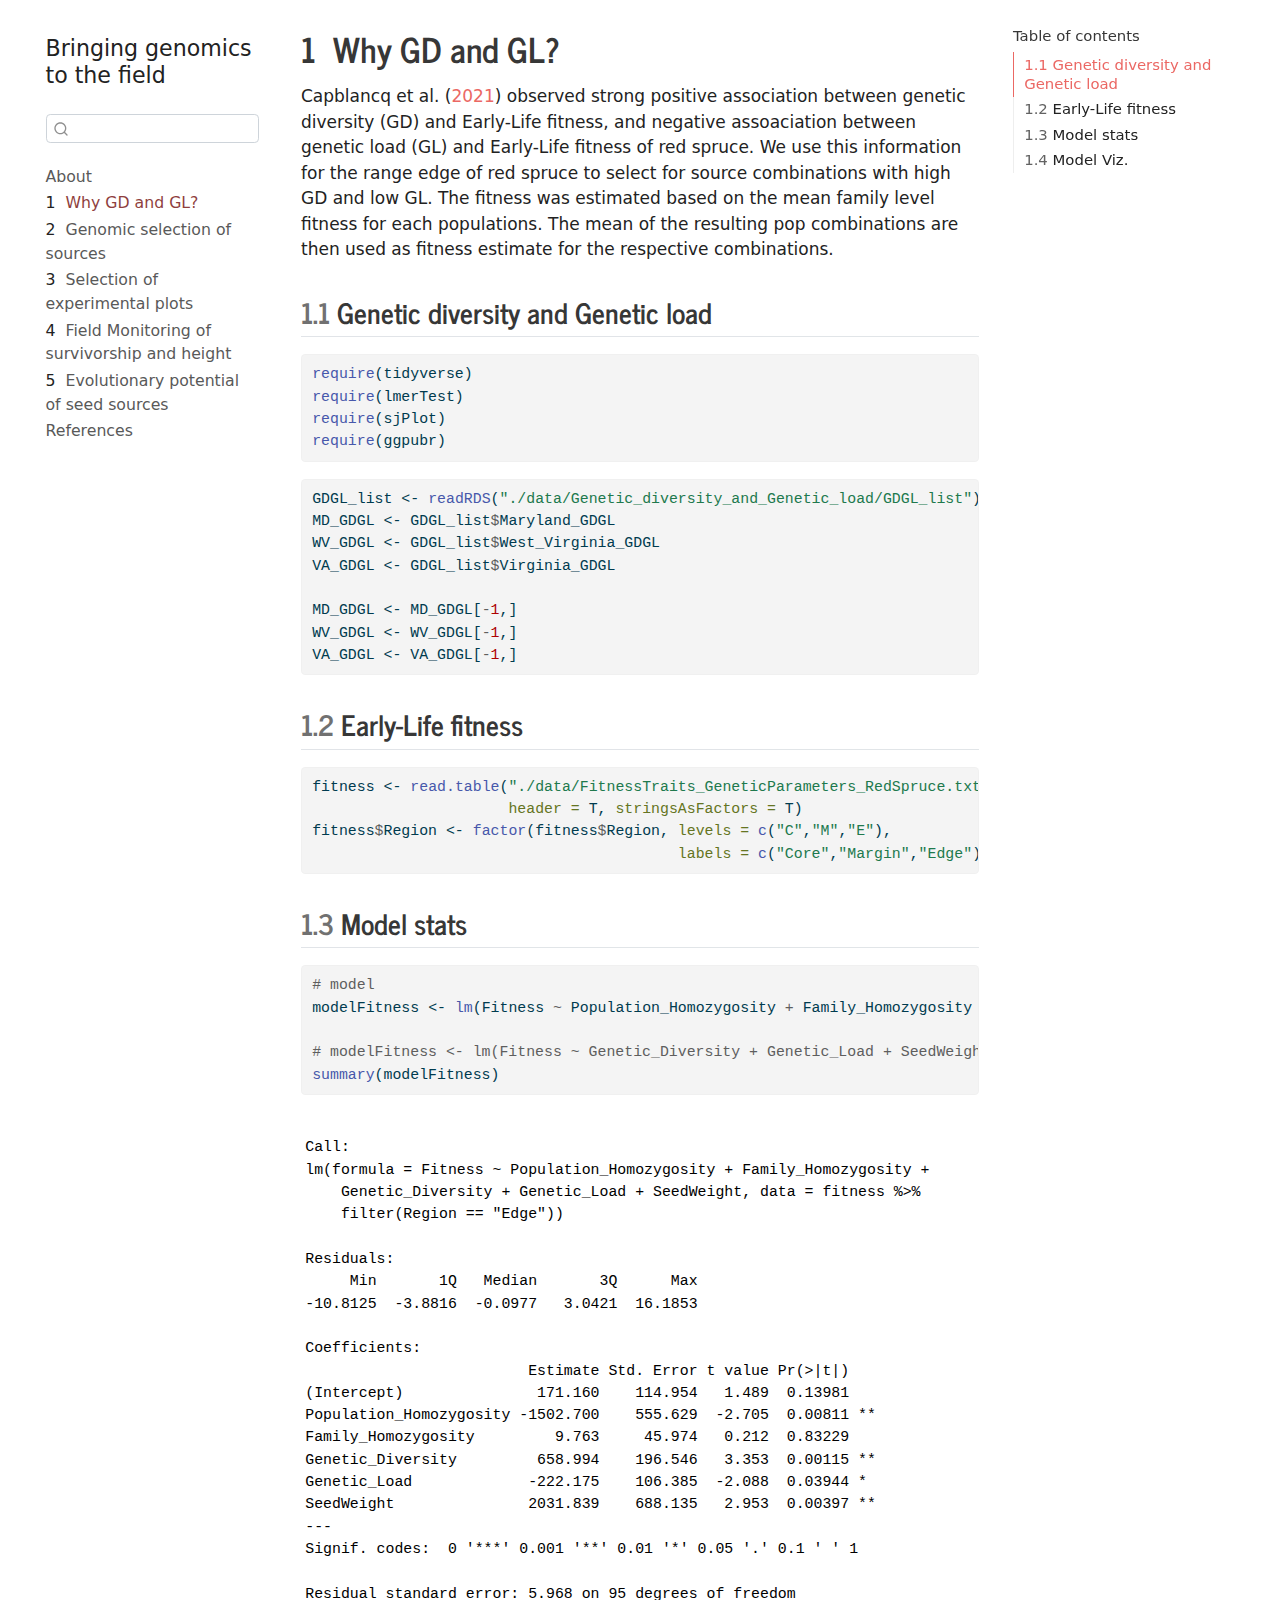
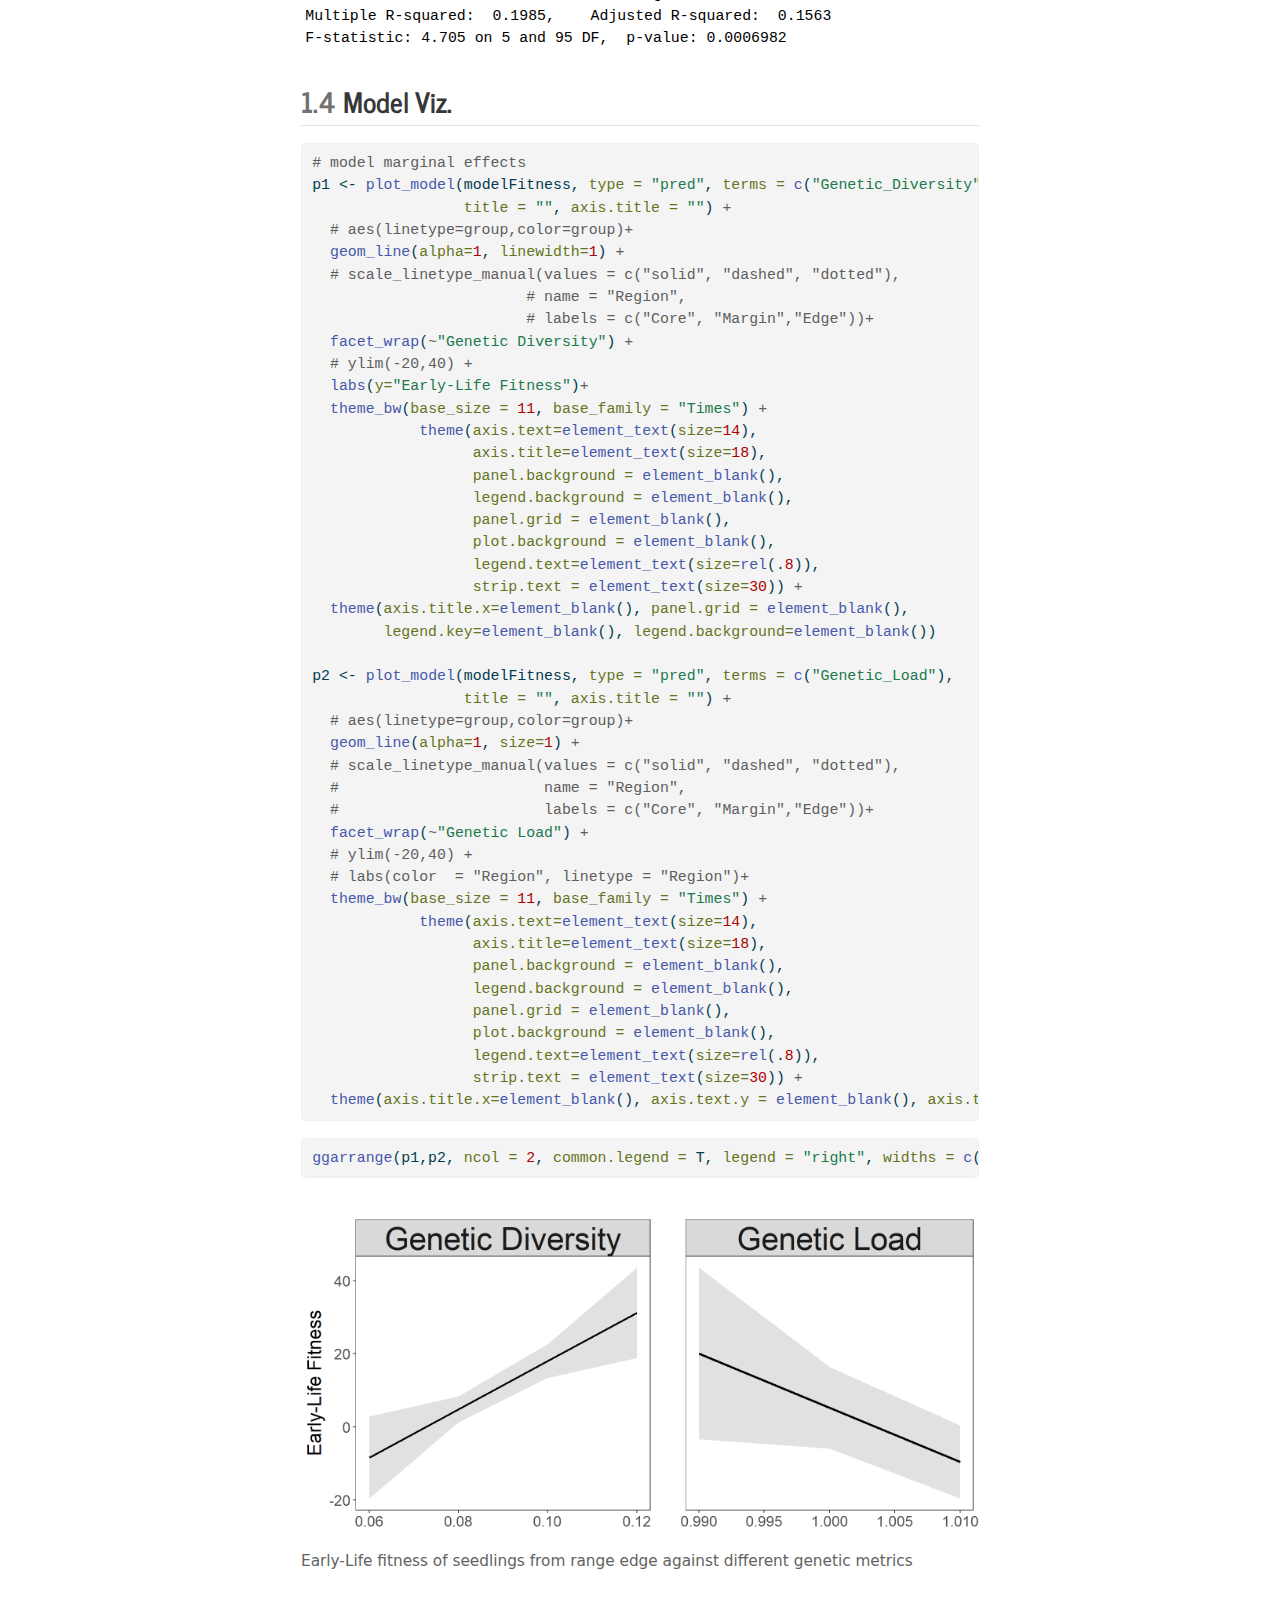
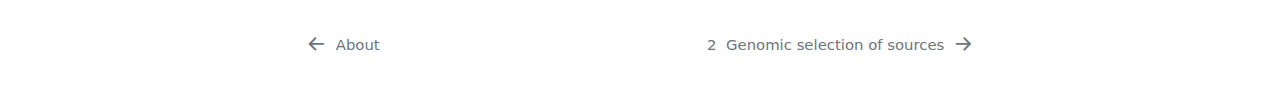
<file: docs/gd_gl_vs_earlyLife_fitness.html>
<!DOCTYPE html>
<html xmlns="http://www.w3.org/1999/xhtml" lang="en" xml:lang="en"><head>

<meta charset="utf-8">
<meta name="generator" content="quarto-1.3.450">

<meta name="viewport" content="width=device-width, initial-scale=1.0, user-scalable=yes">


<title>Bringing genomics to the field - 1&nbsp; Why GD and GL?</title>
<style>
code{white-space: pre-wrap;}
span.smallcaps{font-variant: small-caps;}
div.columns{display: flex; gap: min(4vw, 1.5em);}
div.column{flex: auto; overflow-x: auto;}
div.hanging-indent{margin-left: 1.5em; text-indent: -1.5em;}
ul.task-list{list-style: none;}
ul.task-list li input[type="checkbox"] {
  width: 0.8em;
  margin: 0 0.8em 0.2em -1em; /* quarto-specific, see https://github.com/quarto-dev/quarto-cli/issues/4556 */ 
  vertical-align: middle;
}
/* CSS for syntax highlighting */
pre > code.sourceCode { white-space: pre; position: relative; }
pre > code.sourceCode > span { display: inline-block; line-height: 1.25; }
pre > code.sourceCode > span:empty { height: 1.2em; }
.sourceCode { overflow: visible; }
code.sourceCode > span { color: inherit; text-decoration: inherit; }
div.sourceCode { margin: 1em 0; }
pre.sourceCode { margin: 0; }
@media screen {
div.sourceCode { overflow: auto; }
}
@media print {
pre > code.sourceCode { white-space: pre-wrap; }
pre > code.sourceCode > span { text-indent: -5em; padding-left: 5em; }
}
pre.numberSource code
  { counter-reset: source-line 0; }
pre.numberSource code > span
  { position: relative; left: -4em; counter-increment: source-line; }
pre.numberSource code > span > a:first-child::before
  { content: counter(source-line);
    position: relative; left: -1em; text-align: right; vertical-align: baseline;
    border: none; display: inline-block;
    -webkit-touch-callout: none; -webkit-user-select: none;
    -khtml-user-select: none; -moz-user-select: none;
    -ms-user-select: none; user-select: none;
    padding: 0 4px; width: 4em;
  }
pre.numberSource { margin-left: 3em;  padding-left: 4px; }
div.sourceCode
  {   }
@media screen {
pre > code.sourceCode > span > a:first-child::before { text-decoration: underline; }
}
/* CSS for citations */
div.csl-bib-body { }
div.csl-entry {
  clear: both;
}
.hanging-indent div.csl-entry {
  margin-left:2em;
  text-indent:-2em;
}
div.csl-left-margin {
  min-width:2em;
  float:left;
}
div.csl-right-inline {
  margin-left:2em;
  padding-left:1em;
}
div.csl-indent {
  margin-left: 2em;
}</style>


<script src="site_libs/quarto-nav/quarto-nav.js"></script>
<script src="site_libs/quarto-nav/headroom.min.js"></script>
<script src="site_libs/clipboard/clipboard.min.js"></script>
<script src="site_libs/quarto-search/autocomplete.umd.js"></script>
<script src="site_libs/quarto-search/fuse.min.js"></script>
<script src="site_libs/quarto-search/quarto-search.js"></script>
<meta name="quarto:offset" content="./">
<link href="./genomics_informed_provenancing.html" rel="next">
<link href="./index.html" rel="prev">
<script src="site_libs/quarto-html/quarto.js"></script>
<script src="site_libs/quarto-html/popper.min.js"></script>
<script src="site_libs/quarto-html/tippy.umd.min.js"></script>
<script src="site_libs/quarto-html/anchor.min.js"></script>
<link href="site_libs/quarto-html/tippy.css" rel="stylesheet">
<link href="site_libs/quarto-html/quarto-syntax-highlighting.css" rel="stylesheet" id="quarto-text-highlighting-styles">
<script src="site_libs/bootstrap/bootstrap.min.js"></script>
<link href="site_libs/bootstrap/bootstrap-icons.css" rel="stylesheet">
<link href="site_libs/bootstrap/bootstrap.min.css" rel="stylesheet" id="quarto-bootstrap" data-mode="light">
<script id="quarto-search-options" type="application/json">{
  "location": "sidebar",
  "copy-button": false,
  "collapse-after": 3,
  "panel-placement": "start",
  "type": "textbox",
  "limit": 20,
  "language": {
    "search-no-results-text": "No results",
    "search-matching-documents-text": "matching documents",
    "search-copy-link-title": "Copy link to search",
    "search-hide-matches-text": "Hide additional matches",
    "search-more-match-text": "more match in this document",
    "search-more-matches-text": "more matches in this document",
    "search-clear-button-title": "Clear",
    "search-detached-cancel-button-title": "Cancel",
    "search-submit-button-title": "Submit",
    "search-label": "Search"
  }
}</script>


</head>

<body class="nav-sidebar floating">

<div id="quarto-search-results"></div>
  <header id="quarto-header" class="headroom fixed-top">
  <nav class="quarto-secondary-nav">
    <div class="container-fluid d-flex">
      <button type="button" class="quarto-btn-toggle btn" data-bs-toggle="collapse" data-bs-target="#quarto-sidebar,#quarto-sidebar-glass" aria-controls="quarto-sidebar" aria-expanded="false" aria-label="Toggle sidebar navigation" onclick="if (window.quartoToggleHeadroom) { window.quartoToggleHeadroom(); }">
        <i class="bi bi-layout-text-sidebar-reverse"></i>
      </button>
      <nav class="quarto-page-breadcrumbs" aria-label="breadcrumb"><ol class="breadcrumb"><li class="breadcrumb-item"><a href="./gd_gl_vs_earlyLife_fitness.html"><span class="chapter-number">1</span>&nbsp; <span class="chapter-title">Why GD and GL?</span></a></li></ol></nav>
      <a class="flex-grow-1" role="button" data-bs-toggle="collapse" data-bs-target="#quarto-sidebar,#quarto-sidebar-glass" aria-controls="quarto-sidebar" aria-expanded="false" aria-label="Toggle sidebar navigation" onclick="if (window.quartoToggleHeadroom) { window.quartoToggleHeadroom(); }">      
      </a>
      <button type="button" class="btn quarto-search-button" aria-label="" onclick="window.quartoOpenSearch();">
        <i class="bi bi-search"></i>
      </button>
    </div>
  </nav>
</header>
<!-- content -->
<div id="quarto-content" class="quarto-container page-columns page-rows-contents page-layout-article">
<!-- sidebar -->
  <nav id="quarto-sidebar" class="sidebar collapse collapse-horizontal sidebar-navigation floating overflow-auto">
    <div class="pt-lg-2 mt-2 text-left sidebar-header">
    <div class="sidebar-title mb-0 py-0">
      <a href="./">Bringing genomics to the field</a> 
    </div>
      </div>
        <div class="mt-2 flex-shrink-0 align-items-center">
        <div class="sidebar-search">
        <div id="quarto-search" class="" title="Search"></div>
        </div>
        </div>
    <div class="sidebar-menu-container"> 
    <ul class="list-unstyled mt-1">
        <li class="sidebar-item">
  <div class="sidebar-item-container"> 
  <a href="./index.html" class="sidebar-item-text sidebar-link">
 <span class="menu-text">About</span></a>
  </div>
</li>
        <li class="sidebar-item">
  <div class="sidebar-item-container"> 
  <a href="./gd_gl_vs_earlyLife_fitness.html" class="sidebar-item-text sidebar-link active">
 <span class="menu-text"><span class="chapter-number">1</span>&nbsp; <span class="chapter-title">Why GD and GL?</span></span></a>
  </div>
</li>
        <li class="sidebar-item">
  <div class="sidebar-item-container"> 
  <a href="./genomics_informed_provenancing.html" class="sidebar-item-text sidebar-link">
 <span class="menu-text"><span class="chapter-number">2</span>&nbsp; <span class="chapter-title">Genomic selection of sources</span></span></a>
  </div>
</li>
        <li class="sidebar-item">
  <div class="sidebar-item-container"> 
  <a href="./experimental_plots.html" class="sidebar-item-text sidebar-link">
 <span class="menu-text"><span class="chapter-number">3</span>&nbsp; <span class="chapter-title">Selection of experimental plots</span></span></a>
  </div>
</li>
        <li class="sidebar-item">
  <div class="sidebar-item-container"> 
  <a href="./field_monitoring.html" class="sidebar-item-text sidebar-link">
 <span class="menu-text"><span class="chapter-number">4</span>&nbsp; <span class="chapter-title">Field Monitoring of survivorship and height</span></span></a>
  </div>
</li>
        <li class="sidebar-item">
  <div class="sidebar-item-container"> 
  <a href="./evolvability.html" class="sidebar-item-text sidebar-link">
 <span class="menu-text"><span class="chapter-number">5</span>&nbsp; <span class="chapter-title">Evolutionary potential of seed sources</span></span></a>
  </div>
</li>
        <li class="sidebar-item">
  <div class="sidebar-item-container"> 
  <a href="./references.html" class="sidebar-item-text sidebar-link">
 <span class="menu-text">References</span></a>
  </div>
</li>
    </ul>
    </div>
</nav>
<div id="quarto-sidebar-glass" data-bs-toggle="collapse" data-bs-target="#quarto-sidebar,#quarto-sidebar-glass"></div>
<!-- margin-sidebar -->
    <div id="quarto-margin-sidebar" class="sidebar margin-sidebar">
        <nav id="TOC" role="doc-toc" class="toc-active">
    <h2 id="toc-title">Table of contents</h2>
   
  <ul>
  <li><a href="#genetic-diversity-and-genetic-load" id="toc-genetic-diversity-and-genetic-load" class="nav-link active" data-scroll-target="#genetic-diversity-and-genetic-load"><span class="header-section-number">1.1</span> Genetic diversity and Genetic load</a></li>
  <li><a href="#early-life-fitness" id="toc-early-life-fitness" class="nav-link" data-scroll-target="#early-life-fitness"><span class="header-section-number">1.2</span> Early-Life fitness</a></li>
  <li><a href="#model-stats" id="toc-model-stats" class="nav-link" data-scroll-target="#model-stats"><span class="header-section-number">1.3</span> Model stats</a></li>
  <li><a href="#model-viz." id="toc-model-viz." class="nav-link" data-scroll-target="#model-viz."><span class="header-section-number">1.4</span> Model Viz.</a></li>
  </ul>
</nav>
    </div>
<!-- main -->
<main class="content" id="quarto-document-content">

<header id="title-block-header" class="quarto-title-block default">
<div class="quarto-title">
<h1 class="title"><span class="chapter-number">1</span>&nbsp; <span class="chapter-title">Why GD and GL?</span></h1>
</div>



<div class="quarto-title-meta">

    
  
    
  </div>
  

</header>

<p><span class="citation" data-cites="Capblancq2021">Capblancq et al. (<a href="references.html#ref-Capblancq2021" role="doc-biblioref">2021</a>)</span> observed strong positive association between genetic diversity (GD) and Early-Life fitness, and negative assoaciation between genetic load (GL) and Early-Life fitness of red spruce. We use this information for the range edge of red spruce to select for source combinations with high GD and low GL. The fitness was estimated based on the mean family level fitness for each populations. The mean of the resulting pop combinations are then used as fitness estimate for the respective combinations.</p>
<section id="genetic-diversity-and-genetic-load" class="level2" data-number="1.1">
<h2 data-number="1.1" class="anchored" data-anchor-id="genetic-diversity-and-genetic-load"><span class="header-section-number">1.1</span> Genetic diversity and Genetic load</h2>
<div class="cell">
<div class="sourceCode cell-code" id="cb1"><pre class="sourceCode r code-with-copy"><code class="sourceCode r"><span id="cb1-1"><a href="#cb1-1" aria-hidden="true" tabindex="-1"></a><span class="fu">require</span>(tidyverse)</span>
<span id="cb1-2"><a href="#cb1-2" aria-hidden="true" tabindex="-1"></a><span class="fu">require</span>(lmerTest)</span>
<span id="cb1-3"><a href="#cb1-3" aria-hidden="true" tabindex="-1"></a><span class="fu">require</span>(sjPlot)</span>
<span id="cb1-4"><a href="#cb1-4" aria-hidden="true" tabindex="-1"></a><span class="fu">require</span>(ggpubr)</span></code><button title="Copy to Clipboard" class="code-copy-button"><i class="bi"></i></button></pre></div>
</div>
<div class="cell">
<div class="sourceCode cell-code" id="cb2"><pre class="sourceCode r code-with-copy"><code class="sourceCode r"><span id="cb2-1"><a href="#cb2-1" aria-hidden="true" tabindex="-1"></a>GDGL_list <span class="ot">&lt;-</span> <span class="fu">readRDS</span>(<span class="st">"./data/Genetic_diversity_and_Genetic_load/GDGL_list"</span>)</span>
<span id="cb2-2"><a href="#cb2-2" aria-hidden="true" tabindex="-1"></a>MD_GDGL <span class="ot">&lt;-</span> GDGL_list<span class="sc">$</span>Maryland_GDGL</span>
<span id="cb2-3"><a href="#cb2-3" aria-hidden="true" tabindex="-1"></a>WV_GDGL <span class="ot">&lt;-</span> GDGL_list<span class="sc">$</span>West_Virginia_GDGL</span>
<span id="cb2-4"><a href="#cb2-4" aria-hidden="true" tabindex="-1"></a>VA_GDGL <span class="ot">&lt;-</span> GDGL_list<span class="sc">$</span>Virginia_GDGL</span>
<span id="cb2-5"><a href="#cb2-5" aria-hidden="true" tabindex="-1"></a></span>
<span id="cb2-6"><a href="#cb2-6" aria-hidden="true" tabindex="-1"></a>MD_GDGL <span class="ot">&lt;-</span> MD_GDGL[<span class="sc">-</span><span class="dv">1</span>,]</span>
<span id="cb2-7"><a href="#cb2-7" aria-hidden="true" tabindex="-1"></a>WV_GDGL <span class="ot">&lt;-</span> WV_GDGL[<span class="sc">-</span><span class="dv">1</span>,]</span>
<span id="cb2-8"><a href="#cb2-8" aria-hidden="true" tabindex="-1"></a>VA_GDGL <span class="ot">&lt;-</span> VA_GDGL[<span class="sc">-</span><span class="dv">1</span>,]</span></code><button title="Copy to Clipboard" class="code-copy-button"><i class="bi"></i></button></pre></div>
</div>
</section>
<section id="early-life-fitness" class="level2" data-number="1.2">
<h2 data-number="1.2" class="anchored" data-anchor-id="early-life-fitness"><span class="header-section-number">1.2</span> Early-Life fitness</h2>
<div class="cell">
<div class="sourceCode cell-code" id="cb3"><pre class="sourceCode r code-with-copy"><code class="sourceCode r"><span id="cb3-1"><a href="#cb3-1" aria-hidden="true" tabindex="-1"></a>fitness <span class="ot">&lt;-</span> <span class="fu">read.table</span>(<span class="st">"./data/FitnessTraits_GeneticParameters_RedSpruce.txt"</span>,</span>
<span id="cb3-2"><a href="#cb3-2" aria-hidden="true" tabindex="-1"></a>                      <span class="at">header =</span> T, <span class="at">stringsAsFactors =</span> T)</span>
<span id="cb3-3"><a href="#cb3-3" aria-hidden="true" tabindex="-1"></a>fitness<span class="sc">$</span>Region <span class="ot">&lt;-</span> <span class="fu">factor</span>(fitness<span class="sc">$</span>Region, <span class="at">levels =</span> <span class="fu">c</span>(<span class="st">"C"</span>,<span class="st">"M"</span>,<span class="st">"E"</span>),</span>
<span id="cb3-4"><a href="#cb3-4" aria-hidden="true" tabindex="-1"></a>                                         <span class="at">labels =</span> <span class="fu">c</span>(<span class="st">"Core"</span>,<span class="st">"Margin"</span>,<span class="st">"Edge"</span>))</span></code><button title="Copy to Clipboard" class="code-copy-button"><i class="bi"></i></button></pre></div>
</div>
</section>
<section id="model-stats" class="level2" data-number="1.3">
<h2 data-number="1.3" class="anchored" data-anchor-id="model-stats"><span class="header-section-number">1.3</span> Model stats</h2>
<div class="cell">
<div class="sourceCode cell-code" id="cb4"><pre class="sourceCode r code-with-copy"><code class="sourceCode r"><span id="cb4-1"><a href="#cb4-1" aria-hidden="true" tabindex="-1"></a><span class="co"># model</span></span>
<span id="cb4-2"><a href="#cb4-2" aria-hidden="true" tabindex="-1"></a>modelFitness <span class="ot">&lt;-</span> <span class="fu">lm</span>(Fitness <span class="sc">~</span> Population_Homozygosity <span class="sc">+</span> Family_Homozygosity <span class="sc">+</span> Genetic_Diversity <span class="sc">+</span> Genetic_Load <span class="sc">+</span> SeedWeight, <span class="at">data=</span>fitness <span class="sc">%&gt;%</span> <span class="fu">filter</span>(Region<span class="sc">==</span><span class="st">"Edge"</span>))</span>
<span id="cb4-3"><a href="#cb4-3" aria-hidden="true" tabindex="-1"></a></span>
<span id="cb4-4"><a href="#cb4-4" aria-hidden="true" tabindex="-1"></a><span class="co"># modelFitness &lt;- lm(Fitness ~ Genetic_Diversity + Genetic_Load + SeedWeight + Region + Region*Genetic_Diversity + Region*Genetic_Load, data=fitness)</span></span>
<span id="cb4-5"><a href="#cb4-5" aria-hidden="true" tabindex="-1"></a><span class="fu">summary</span>(modelFitness)</span></code><button title="Copy to Clipboard" class="code-copy-button"><i class="bi"></i></button></pre></div>
<div class="cell-output cell-output-stdout">
<pre><code>
Call:
lm(formula = Fitness ~ Population_Homozygosity + Family_Homozygosity + 
    Genetic_Diversity + Genetic_Load + SeedWeight, data = fitness %&gt;% 
    filter(Region == "Edge"))

Residuals:
     Min       1Q   Median       3Q      Max 
-10.8125  -3.8816  -0.0977   3.0421  16.1853 

Coefficients:
                         Estimate Std. Error t value Pr(&gt;|t|)   
(Intercept)               171.160    114.954   1.489  0.13981   
Population_Homozygosity -1502.700    555.629  -2.705  0.00811 **
Family_Homozygosity         9.763     45.974   0.212  0.83229   
Genetic_Diversity         658.994    196.546   3.353  0.00115 **
Genetic_Load             -222.175    106.385  -2.088  0.03944 * 
SeedWeight               2031.839    688.135   2.953  0.00397 **
---
Signif. codes:  0 '***' 0.001 '**' 0.01 '*' 0.05 '.' 0.1 ' ' 1

Residual standard error: 5.968 on 95 degrees of freedom
Multiple R-squared:  0.1985,    Adjusted R-squared:  0.1563 
F-statistic: 4.705 on 5 and 95 DF,  p-value: 0.0006982</code></pre>
</div>
</div>
</section>
<section id="model-viz." class="level2" data-number="1.4">
<h2 data-number="1.4" class="anchored" data-anchor-id="model-viz."><span class="header-section-number">1.4</span> Model Viz.</h2>
<div class="cell">
<div class="sourceCode cell-code" id="cb6"><pre class="sourceCode r code-with-copy"><code class="sourceCode r"><span id="cb6-1"><a href="#cb6-1" aria-hidden="true" tabindex="-1"></a><span class="co"># model marginal effects</span></span>
<span id="cb6-2"><a href="#cb6-2" aria-hidden="true" tabindex="-1"></a>p1 <span class="ot">&lt;-</span> <span class="fu">plot_model</span>(modelFitness, <span class="at">type =</span> <span class="st">"pred"</span>, <span class="at">terms =</span> <span class="fu">c</span>(<span class="st">"Genetic_Diversity"</span>),</span>
<span id="cb6-3"><a href="#cb6-3" aria-hidden="true" tabindex="-1"></a>                 <span class="at">title =</span> <span class="st">""</span>, <span class="at">axis.title =</span> <span class="st">""</span>) <span class="sc">+</span> </span>
<span id="cb6-4"><a href="#cb6-4" aria-hidden="true" tabindex="-1"></a>  <span class="co"># aes(linetype=group,color=group)+</span></span>
<span id="cb6-5"><a href="#cb6-5" aria-hidden="true" tabindex="-1"></a>  <span class="fu">geom_line</span>(<span class="at">alpha=</span><span class="dv">1</span>, <span class="at">linewidth=</span><span class="dv">1</span>) <span class="sc">+</span></span>
<span id="cb6-6"><a href="#cb6-6" aria-hidden="true" tabindex="-1"></a>  <span class="co"># scale_linetype_manual(values = c("solid", "dashed", "dotted"),</span></span>
<span id="cb6-7"><a href="#cb6-7" aria-hidden="true" tabindex="-1"></a>                        <span class="co"># name = "Region", </span></span>
<span id="cb6-8"><a href="#cb6-8" aria-hidden="true" tabindex="-1"></a>                        <span class="co"># labels = c("Core", "Margin","Edge"))+ </span></span>
<span id="cb6-9"><a href="#cb6-9" aria-hidden="true" tabindex="-1"></a>  <span class="fu">facet_wrap</span>(<span class="sc">~</span><span class="st">"Genetic Diversity"</span>) <span class="sc">+</span> </span>
<span id="cb6-10"><a href="#cb6-10" aria-hidden="true" tabindex="-1"></a>  <span class="co"># ylim(-20,40) + </span></span>
<span id="cb6-11"><a href="#cb6-11" aria-hidden="true" tabindex="-1"></a>  <span class="fu">labs</span>(<span class="at">y=</span><span class="st">"Early-Life Fitness"</span>)<span class="sc">+</span></span>
<span id="cb6-12"><a href="#cb6-12" aria-hidden="true" tabindex="-1"></a>  <span class="fu">theme_bw</span>(<span class="at">base_size =</span> <span class="dv">11</span>, <span class="at">base_family =</span> <span class="st">"Times"</span>) <span class="sc">+</span></span>
<span id="cb6-13"><a href="#cb6-13" aria-hidden="true" tabindex="-1"></a>            <span class="fu">theme</span>(<span class="at">axis.text=</span><span class="fu">element_text</span>(<span class="at">size=</span><span class="dv">14</span>), </span>
<span id="cb6-14"><a href="#cb6-14" aria-hidden="true" tabindex="-1"></a>                  <span class="at">axis.title=</span><span class="fu">element_text</span>(<span class="at">size=</span><span class="dv">18</span>),</span>
<span id="cb6-15"><a href="#cb6-15" aria-hidden="true" tabindex="-1"></a>                  <span class="at">panel.background =</span> <span class="fu">element_blank</span>(), </span>
<span id="cb6-16"><a href="#cb6-16" aria-hidden="true" tabindex="-1"></a>                  <span class="at">legend.background =</span> <span class="fu">element_blank</span>(), </span>
<span id="cb6-17"><a href="#cb6-17" aria-hidden="true" tabindex="-1"></a>                  <span class="at">panel.grid =</span> <span class="fu">element_blank</span>(), </span>
<span id="cb6-18"><a href="#cb6-18" aria-hidden="true" tabindex="-1"></a>                  <span class="at">plot.background =</span> <span class="fu">element_blank</span>(), </span>
<span id="cb6-19"><a href="#cb6-19" aria-hidden="true" tabindex="-1"></a>                  <span class="at">legend.text=</span><span class="fu">element_text</span>(<span class="at">size=</span><span class="fu">rel</span>(.<span class="dv">8</span>)), </span>
<span id="cb6-20"><a href="#cb6-20" aria-hidden="true" tabindex="-1"></a>                  <span class="at">strip.text =</span> <span class="fu">element_text</span>(<span class="at">size=</span><span class="dv">30</span>)) <span class="sc">+</span></span>
<span id="cb6-21"><a href="#cb6-21" aria-hidden="true" tabindex="-1"></a>  <span class="fu">theme</span>(<span class="at">axis.title.x=</span><span class="fu">element_blank</span>(), <span class="at">panel.grid =</span> <span class="fu">element_blank</span>(),</span>
<span id="cb6-22"><a href="#cb6-22" aria-hidden="true" tabindex="-1"></a>        <span class="at">legend.key=</span><span class="fu">element_blank</span>(), <span class="at">legend.background=</span><span class="fu">element_blank</span>())</span>
<span id="cb6-23"><a href="#cb6-23" aria-hidden="true" tabindex="-1"></a></span>
<span id="cb6-24"><a href="#cb6-24" aria-hidden="true" tabindex="-1"></a>p2 <span class="ot">&lt;-</span> <span class="fu">plot_model</span>(modelFitness, <span class="at">type =</span> <span class="st">"pred"</span>, <span class="at">terms =</span> <span class="fu">c</span>(<span class="st">"Genetic_Load"</span>), </span>
<span id="cb6-25"><a href="#cb6-25" aria-hidden="true" tabindex="-1"></a>                 <span class="at">title =</span> <span class="st">""</span>, <span class="at">axis.title =</span> <span class="st">""</span>) <span class="sc">+</span> </span>
<span id="cb6-26"><a href="#cb6-26" aria-hidden="true" tabindex="-1"></a>  <span class="co"># aes(linetype=group,color=group)+</span></span>
<span id="cb6-27"><a href="#cb6-27" aria-hidden="true" tabindex="-1"></a>  <span class="fu">geom_line</span>(<span class="at">alpha=</span><span class="dv">1</span>, <span class="at">size=</span><span class="dv">1</span>) <span class="sc">+</span></span>
<span id="cb6-28"><a href="#cb6-28" aria-hidden="true" tabindex="-1"></a>  <span class="co"># scale_linetype_manual(values = c("solid", "dashed", "dotted"),</span></span>
<span id="cb6-29"><a href="#cb6-29" aria-hidden="true" tabindex="-1"></a>  <span class="co">#                       name = "Region", </span></span>
<span id="cb6-30"><a href="#cb6-30" aria-hidden="true" tabindex="-1"></a>  <span class="co">#                       labels = c("Core", "Margin","Edge"))+</span></span>
<span id="cb6-31"><a href="#cb6-31" aria-hidden="true" tabindex="-1"></a>  <span class="fu">facet_wrap</span>(<span class="sc">~</span><span class="st">"Genetic Load"</span>) <span class="sc">+</span> </span>
<span id="cb6-32"><a href="#cb6-32" aria-hidden="true" tabindex="-1"></a>  <span class="co"># ylim(-20,40) + </span></span>
<span id="cb6-33"><a href="#cb6-33" aria-hidden="true" tabindex="-1"></a>  <span class="co"># labs(color  = "Region", linetype = "Region")+</span></span>
<span id="cb6-34"><a href="#cb6-34" aria-hidden="true" tabindex="-1"></a>  <span class="fu">theme_bw</span>(<span class="at">base_size =</span> <span class="dv">11</span>, <span class="at">base_family =</span> <span class="st">"Times"</span>) <span class="sc">+</span></span>
<span id="cb6-35"><a href="#cb6-35" aria-hidden="true" tabindex="-1"></a>            <span class="fu">theme</span>(<span class="at">axis.text=</span><span class="fu">element_text</span>(<span class="at">size=</span><span class="dv">14</span>), </span>
<span id="cb6-36"><a href="#cb6-36" aria-hidden="true" tabindex="-1"></a>                  <span class="at">axis.title=</span><span class="fu">element_text</span>(<span class="at">size=</span><span class="dv">18</span>),</span>
<span id="cb6-37"><a href="#cb6-37" aria-hidden="true" tabindex="-1"></a>                  <span class="at">panel.background =</span> <span class="fu">element_blank</span>(), </span>
<span id="cb6-38"><a href="#cb6-38" aria-hidden="true" tabindex="-1"></a>                  <span class="at">legend.background =</span> <span class="fu">element_blank</span>(), </span>
<span id="cb6-39"><a href="#cb6-39" aria-hidden="true" tabindex="-1"></a>                  <span class="at">panel.grid =</span> <span class="fu">element_blank</span>(), </span>
<span id="cb6-40"><a href="#cb6-40" aria-hidden="true" tabindex="-1"></a>                  <span class="at">plot.background =</span> <span class="fu">element_blank</span>(), </span>
<span id="cb6-41"><a href="#cb6-41" aria-hidden="true" tabindex="-1"></a>                  <span class="at">legend.text=</span><span class="fu">element_text</span>(<span class="at">size=</span><span class="fu">rel</span>(.<span class="dv">8</span>)), </span>
<span id="cb6-42"><a href="#cb6-42" aria-hidden="true" tabindex="-1"></a>                  <span class="at">strip.text =</span> <span class="fu">element_text</span>(<span class="at">size=</span><span class="dv">30</span>)) <span class="sc">+</span></span>
<span id="cb6-43"><a href="#cb6-43" aria-hidden="true" tabindex="-1"></a>  <span class="fu">theme</span>(<span class="at">axis.title.x=</span><span class="fu">element_blank</span>(), <span class="at">axis.text.y =</span> <span class="fu">element_blank</span>(), <span class="at">axis.ticks.y =</span> <span class="fu">element_blank</span>(), <span class="at">panel.grid =</span> <span class="fu">element_blank</span>())</span></code><button title="Copy to Clipboard" class="code-copy-button"><i class="bi"></i></button></pre></div>
</div>
<div class="cell" data-fig.dim="[9,4.5]">
<div class="sourceCode cell-code" id="cb7"><pre class="sourceCode r code-with-copy"><code class="sourceCode r"><span id="cb7-1"><a href="#cb7-1" aria-hidden="true" tabindex="-1"></a><span class="fu">ggarrange</span>(p1,p2, <span class="at">ncol =</span> <span class="dv">2</span>, <span class="at">common.legend =</span> T, <span class="at">legend =</span> <span class="st">"right"</span>, <span class="at">widths =</span> <span class="fu">c</span>(<span class="fl">1.1</span>,<span class="dv">1</span>,<span class="dv">1</span>,<span class="dv">1</span>))</span></code><button title="Copy to Clipboard" class="code-copy-button"><i class="bi"></i></button></pre></div>
<div class="cell-output-display">
<div class="quarto-figure quarto-figure-center">
<figure class="figure">
<p><img src="gd_gl_vs_earlyLife_fitness_files/figure-html/gdgl-fitness-1.png" class="img-fluid figure-img" width="864"></p>
<figcaption class="figure-caption">Early-Life fitness of seedlings from range edge against different genetic metrics</figcaption>
</figure>
</div>
</div>
</div>


<div id="refs" class="references csl-bib-body hanging-indent" role="list" style="display: none">
<div id="ref-Capblancq2021" class="csl-entry" role="listitem">
Capblancq, Thibaut, Helena Munson, John R. Butnor, and Stephen R. Keller. 2021. <span>“Genomic Drivers of Early-Life Fitness in <span>Picea</span> Rubens.”</span> <em>Conservation Genetics</em> 22 (6): 963–76. <a href="https://doi.org/10.1007/s10592-021-01378-7">https://doi.org/10.1007/s10592-021-01378-7</a>.
</div>
</div>
</section>

</main> <!-- /main -->
<script id="quarto-html-after-body" type="application/javascript">
window.document.addEventListener("DOMContentLoaded", function (event) {
  const toggleBodyColorMode = (bsSheetEl) => {
    const mode = bsSheetEl.getAttribute("data-mode");
    const bodyEl = window.document.querySelector("body");
    if (mode === "dark") {
      bodyEl.classList.add("quarto-dark");
      bodyEl.classList.remove("quarto-light");
    } else {
      bodyEl.classList.add("quarto-light");
      bodyEl.classList.remove("quarto-dark");
    }
  }
  const toggleBodyColorPrimary = () => {
    const bsSheetEl = window.document.querySelector("link#quarto-bootstrap");
    if (bsSheetEl) {
      toggleBodyColorMode(bsSheetEl);
    }
  }
  toggleBodyColorPrimary();  
  const icon = "";
  const anchorJS = new window.AnchorJS();
  anchorJS.options = {
    placement: 'right',
    icon: icon
  };
  anchorJS.add('.anchored');
  const isCodeAnnotation = (el) => {
    for (const clz of el.classList) {
      if (clz.startsWith('code-annotation-')) {                     
        return true;
      }
    }
    return false;
  }
  const clipboard = new window.ClipboardJS('.code-copy-button', {
    text: function(trigger) {
      const codeEl = trigger.previousElementSibling.cloneNode(true);
      for (const childEl of codeEl.children) {
        if (isCodeAnnotation(childEl)) {
          childEl.remove();
        }
      }
      return codeEl.innerText;
    }
  });
  clipboard.on('success', function(e) {
    // button target
    const button = e.trigger;
    // don't keep focus
    button.blur();
    // flash "checked"
    button.classList.add('code-copy-button-checked');
    var currentTitle = button.getAttribute("title");
    button.setAttribute("title", "Copied!");
    let tooltip;
    if (window.bootstrap) {
      button.setAttribute("data-bs-toggle", "tooltip");
      button.setAttribute("data-bs-placement", "left");
      button.setAttribute("data-bs-title", "Copied!");
      tooltip = new bootstrap.Tooltip(button, 
        { trigger: "manual", 
          customClass: "code-copy-button-tooltip",
          offset: [0, -8]});
      tooltip.show();    
    }
    setTimeout(function() {
      if (tooltip) {
        tooltip.hide();
        button.removeAttribute("data-bs-title");
        button.removeAttribute("data-bs-toggle");
        button.removeAttribute("data-bs-placement");
      }
      button.setAttribute("title", currentTitle);
      button.classList.remove('code-copy-button-checked');
    }, 1000);
    // clear code selection
    e.clearSelection();
  });
  function tippyHover(el, contentFn) {
    const config = {
      allowHTML: true,
      content: contentFn,
      maxWidth: 500,
      delay: 100,
      arrow: false,
      appendTo: function(el) {
          return el.parentElement;
      },
      interactive: true,
      interactiveBorder: 10,
      theme: 'quarto',
      placement: 'bottom-start'
    };
    window.tippy(el, config); 
  }
  const noterefs = window.document.querySelectorAll('a[role="doc-noteref"]');
  for (var i=0; i<noterefs.length; i++) {
    const ref = noterefs[i];
    tippyHover(ref, function() {
      // use id or data attribute instead here
      let href = ref.getAttribute('data-footnote-href') || ref.getAttribute('href');
      try { href = new URL(href).hash; } catch {}
      const id = href.replace(/^#\/?/, "");
      const note = window.document.getElementById(id);
      return note.innerHTML;
    });
  }
      let selectedAnnoteEl;
      const selectorForAnnotation = ( cell, annotation) => {
        let cellAttr = 'data-code-cell="' + cell + '"';
        let lineAttr = 'data-code-annotation="' +  annotation + '"';
        const selector = 'span[' + cellAttr + '][' + lineAttr + ']';
        return selector;
      }
      const selectCodeLines = (annoteEl) => {
        const doc = window.document;
        const targetCell = annoteEl.getAttribute("data-target-cell");
        const targetAnnotation = annoteEl.getAttribute("data-target-annotation");
        const annoteSpan = window.document.querySelector(selectorForAnnotation(targetCell, targetAnnotation));
        const lines = annoteSpan.getAttribute("data-code-lines").split(",");
        const lineIds = lines.map((line) => {
          return targetCell + "-" + line;
        })
        let top = null;
        let height = null;
        let parent = null;
        if (lineIds.length > 0) {
            //compute the position of the single el (top and bottom and make a div)
            const el = window.document.getElementById(lineIds[0]);
            top = el.offsetTop;
            height = el.offsetHeight;
            parent = el.parentElement.parentElement;
          if (lineIds.length > 1) {
            const lastEl = window.document.getElementById(lineIds[lineIds.length - 1]);
            const bottom = lastEl.offsetTop + lastEl.offsetHeight;
            height = bottom - top;
          }
          if (top !== null && height !== null && parent !== null) {
            // cook up a div (if necessary) and position it 
            let div = window.document.getElementById("code-annotation-line-highlight");
            if (div === null) {
              div = window.document.createElement("div");
              div.setAttribute("id", "code-annotation-line-highlight");
              div.style.position = 'absolute';
              parent.appendChild(div);
            }
            div.style.top = top - 2 + "px";
            div.style.height = height + 4 + "px";
            let gutterDiv = window.document.getElementById("code-annotation-line-highlight-gutter");
            if (gutterDiv === null) {
              gutterDiv = window.document.createElement("div");
              gutterDiv.setAttribute("id", "code-annotation-line-highlight-gutter");
              gutterDiv.style.position = 'absolute';
              const codeCell = window.document.getElementById(targetCell);
              const gutter = codeCell.querySelector('.code-annotation-gutter');
              gutter.appendChild(gutterDiv);
            }
            gutterDiv.style.top = top - 2 + "px";
            gutterDiv.style.height = height + 4 + "px";
          }
          selectedAnnoteEl = annoteEl;
        }
      };
      const unselectCodeLines = () => {
        const elementsIds = ["code-annotation-line-highlight", "code-annotation-line-highlight-gutter"];
        elementsIds.forEach((elId) => {
          const div = window.document.getElementById(elId);
          if (div) {
            div.remove();
          }
        });
        selectedAnnoteEl = undefined;
      };
      // Attach click handler to the DT
      const annoteDls = window.document.querySelectorAll('dt[data-target-cell]');
      for (const annoteDlNode of annoteDls) {
        annoteDlNode.addEventListener('click', (event) => {
          const clickedEl = event.target;
          if (clickedEl !== selectedAnnoteEl) {
            unselectCodeLines();
            const activeEl = window.document.querySelector('dt[data-target-cell].code-annotation-active');
            if (activeEl) {
              activeEl.classList.remove('code-annotation-active');
            }
            selectCodeLines(clickedEl);
            clickedEl.classList.add('code-annotation-active');
          } else {
            // Unselect the line
            unselectCodeLines();
            clickedEl.classList.remove('code-annotation-active');
          }
        });
      }
  const findCites = (el) => {
    const parentEl = el.parentElement;
    if (parentEl) {
      const cites = parentEl.dataset.cites;
      if (cites) {
        return {
          el,
          cites: cites.split(' ')
        };
      } else {
        return findCites(el.parentElement)
      }
    } else {
      return undefined;
    }
  };
  var bibliorefs = window.document.querySelectorAll('a[role="doc-biblioref"]');
  for (var i=0; i<bibliorefs.length; i++) {
    const ref = bibliorefs[i];
    const citeInfo = findCites(ref);
    if (citeInfo) {
      tippyHover(citeInfo.el, function() {
        var popup = window.document.createElement('div');
        citeInfo.cites.forEach(function(cite) {
          var citeDiv = window.document.createElement('div');
          citeDiv.classList.add('hanging-indent');
          citeDiv.classList.add('csl-entry');
          var biblioDiv = window.document.getElementById('ref-' + cite);
          if (biblioDiv) {
            citeDiv.innerHTML = biblioDiv.innerHTML;
          }
          popup.appendChild(citeDiv);
        });
        return popup.innerHTML;
      });
    }
  }
});
</script>
<nav class="page-navigation">
  <div class="nav-page nav-page-previous">
      <a href="./index.html" class="pagination-link">
        <i class="bi bi-arrow-left-short"></i> <span class="nav-page-text">About</span>
      </a>          
  </div>
  <div class="nav-page nav-page-next">
      <a href="./genomics_informed_provenancing.html" class="pagination-link">
        <span class="nav-page-text"><span class="chapter-number">2</span>&nbsp; <span class="chapter-title">Genomic selection of sources</span></span> <i class="bi bi-arrow-right-short"></i>
      </a>
  </div>
</nav>
</div> <!-- /content -->



</body></html>
</file>
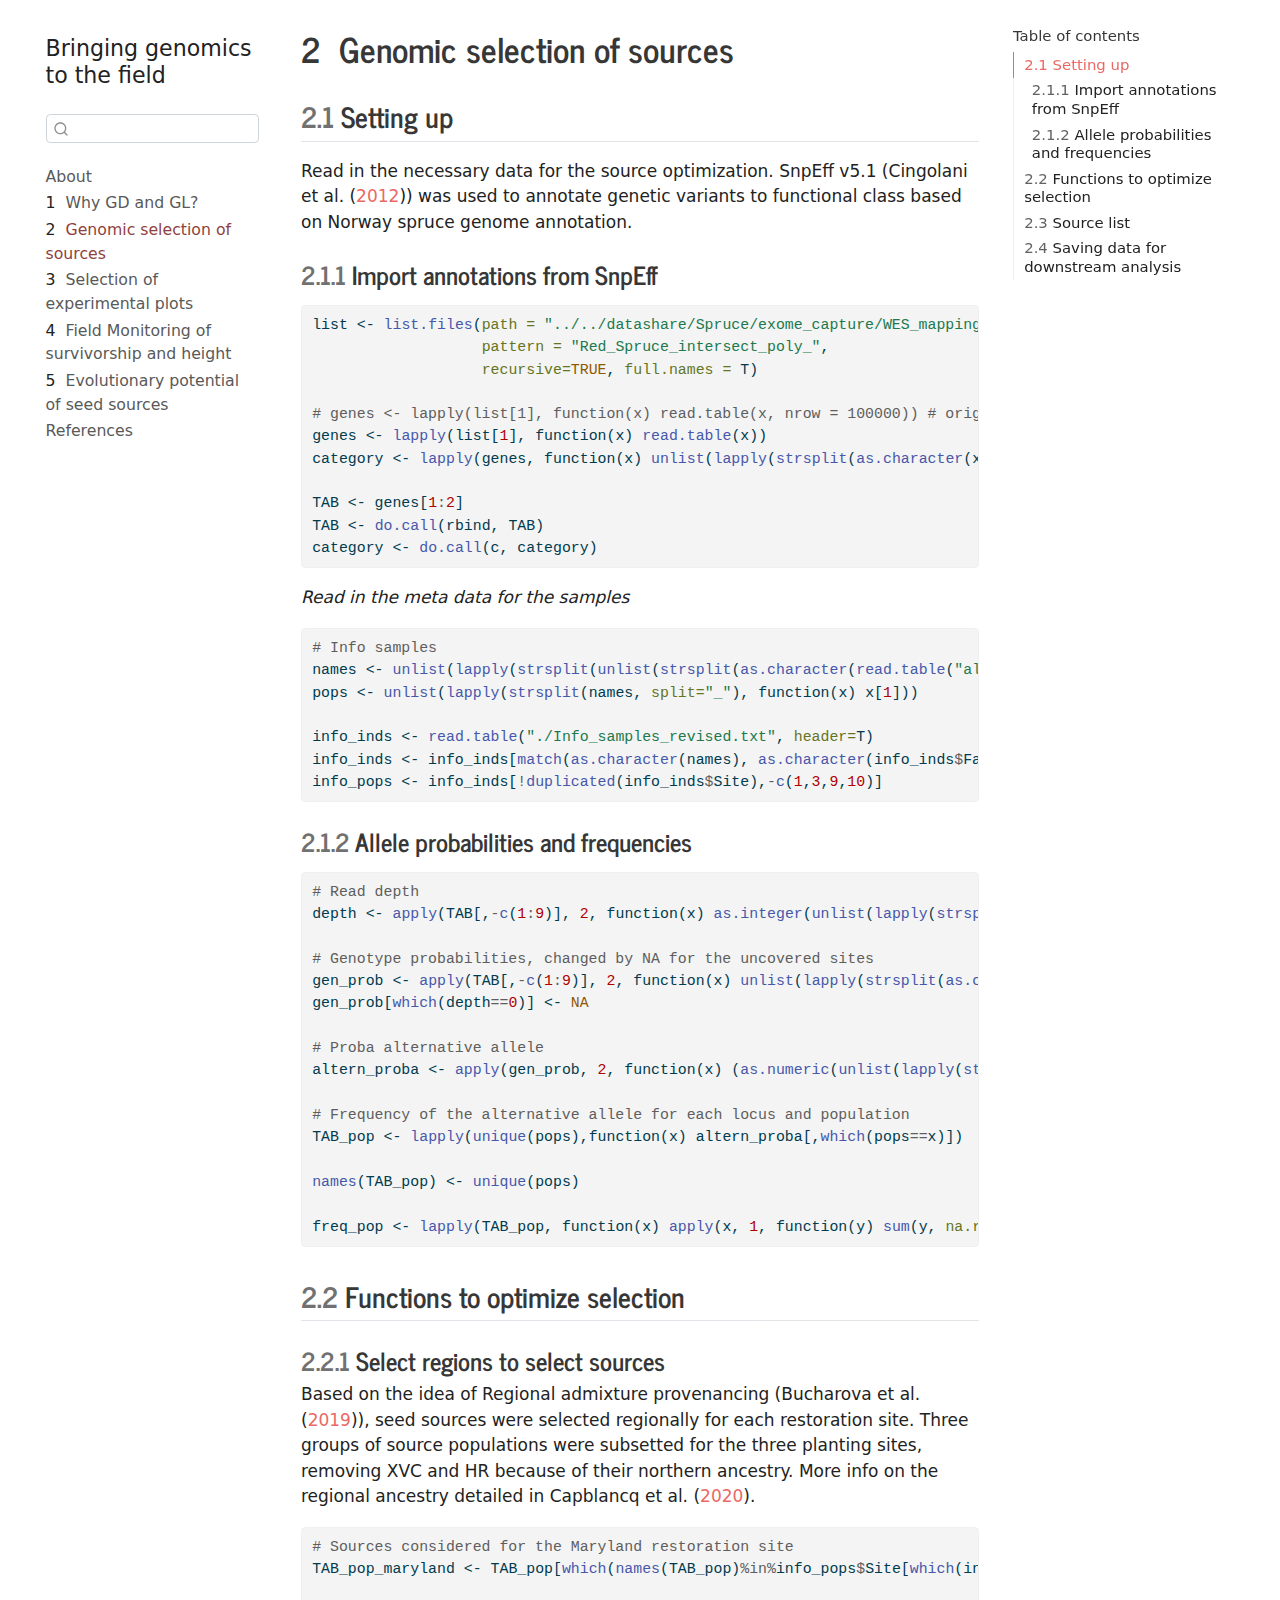
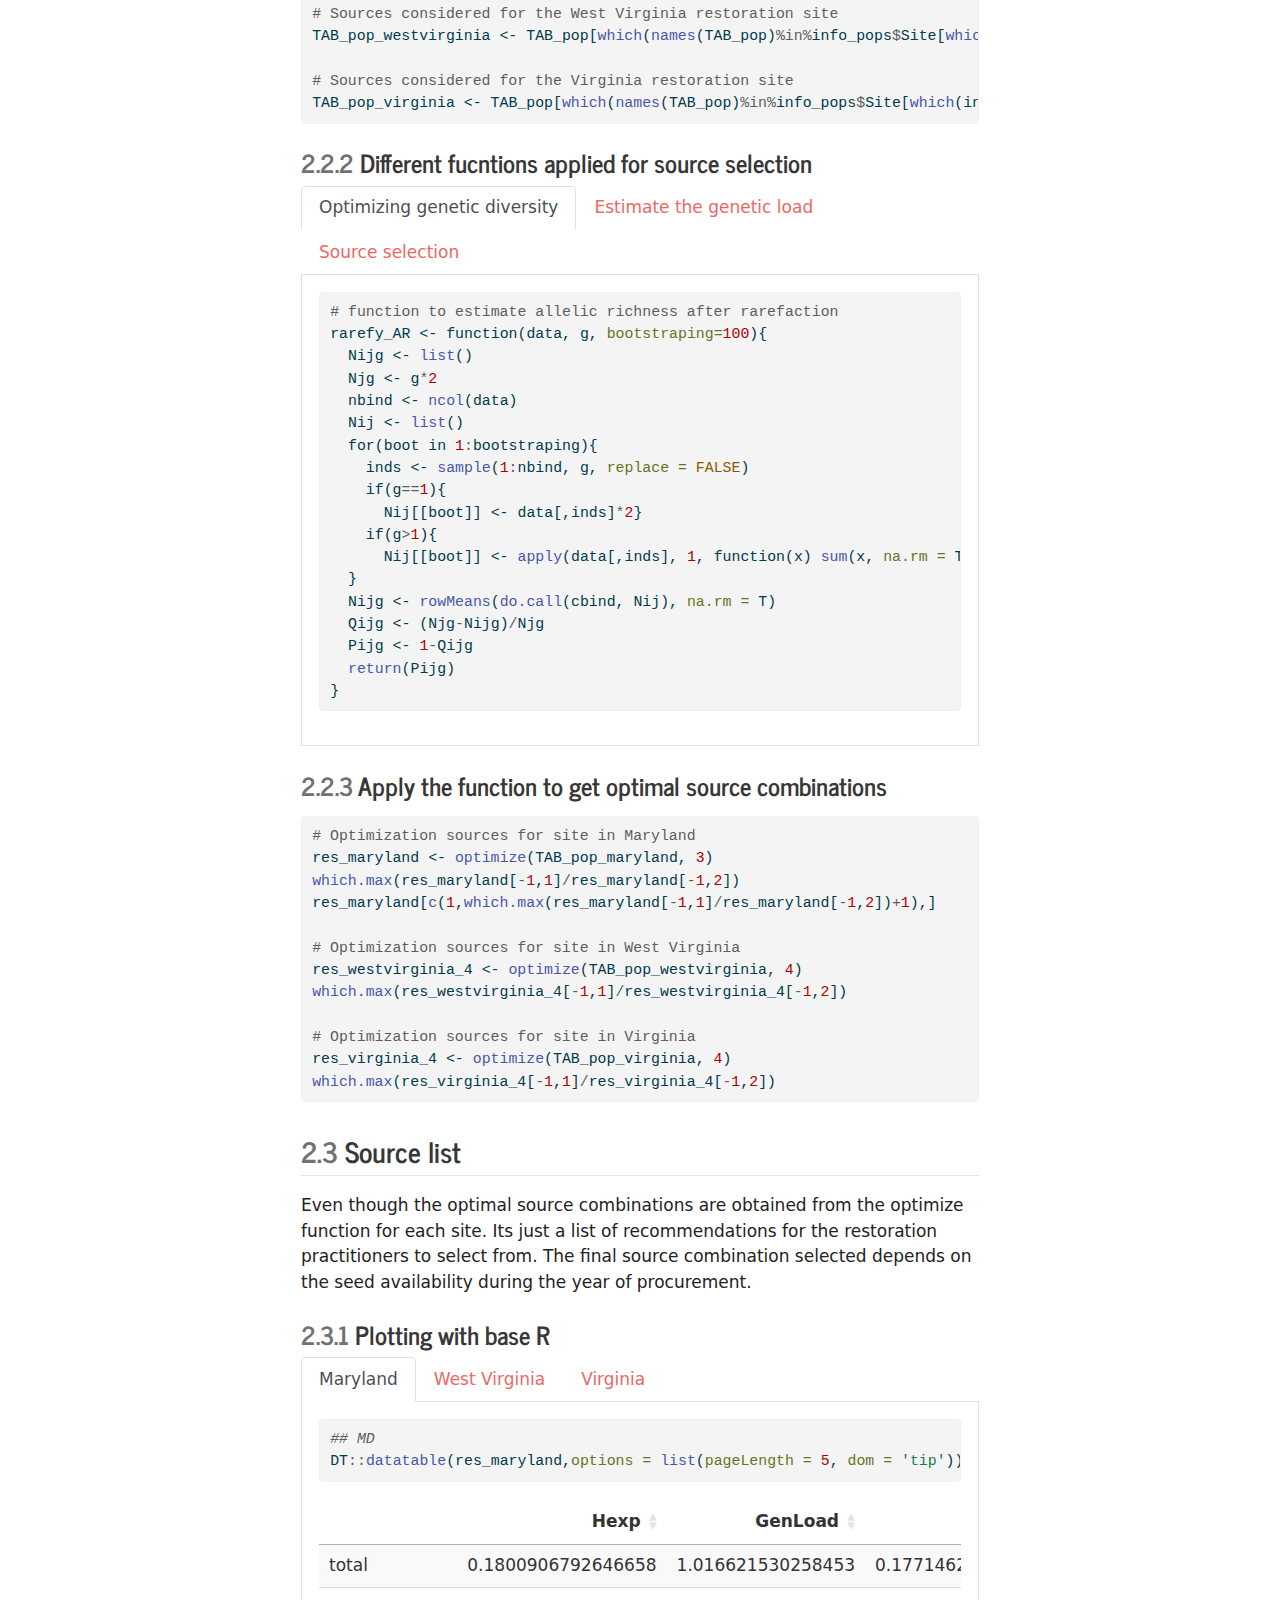
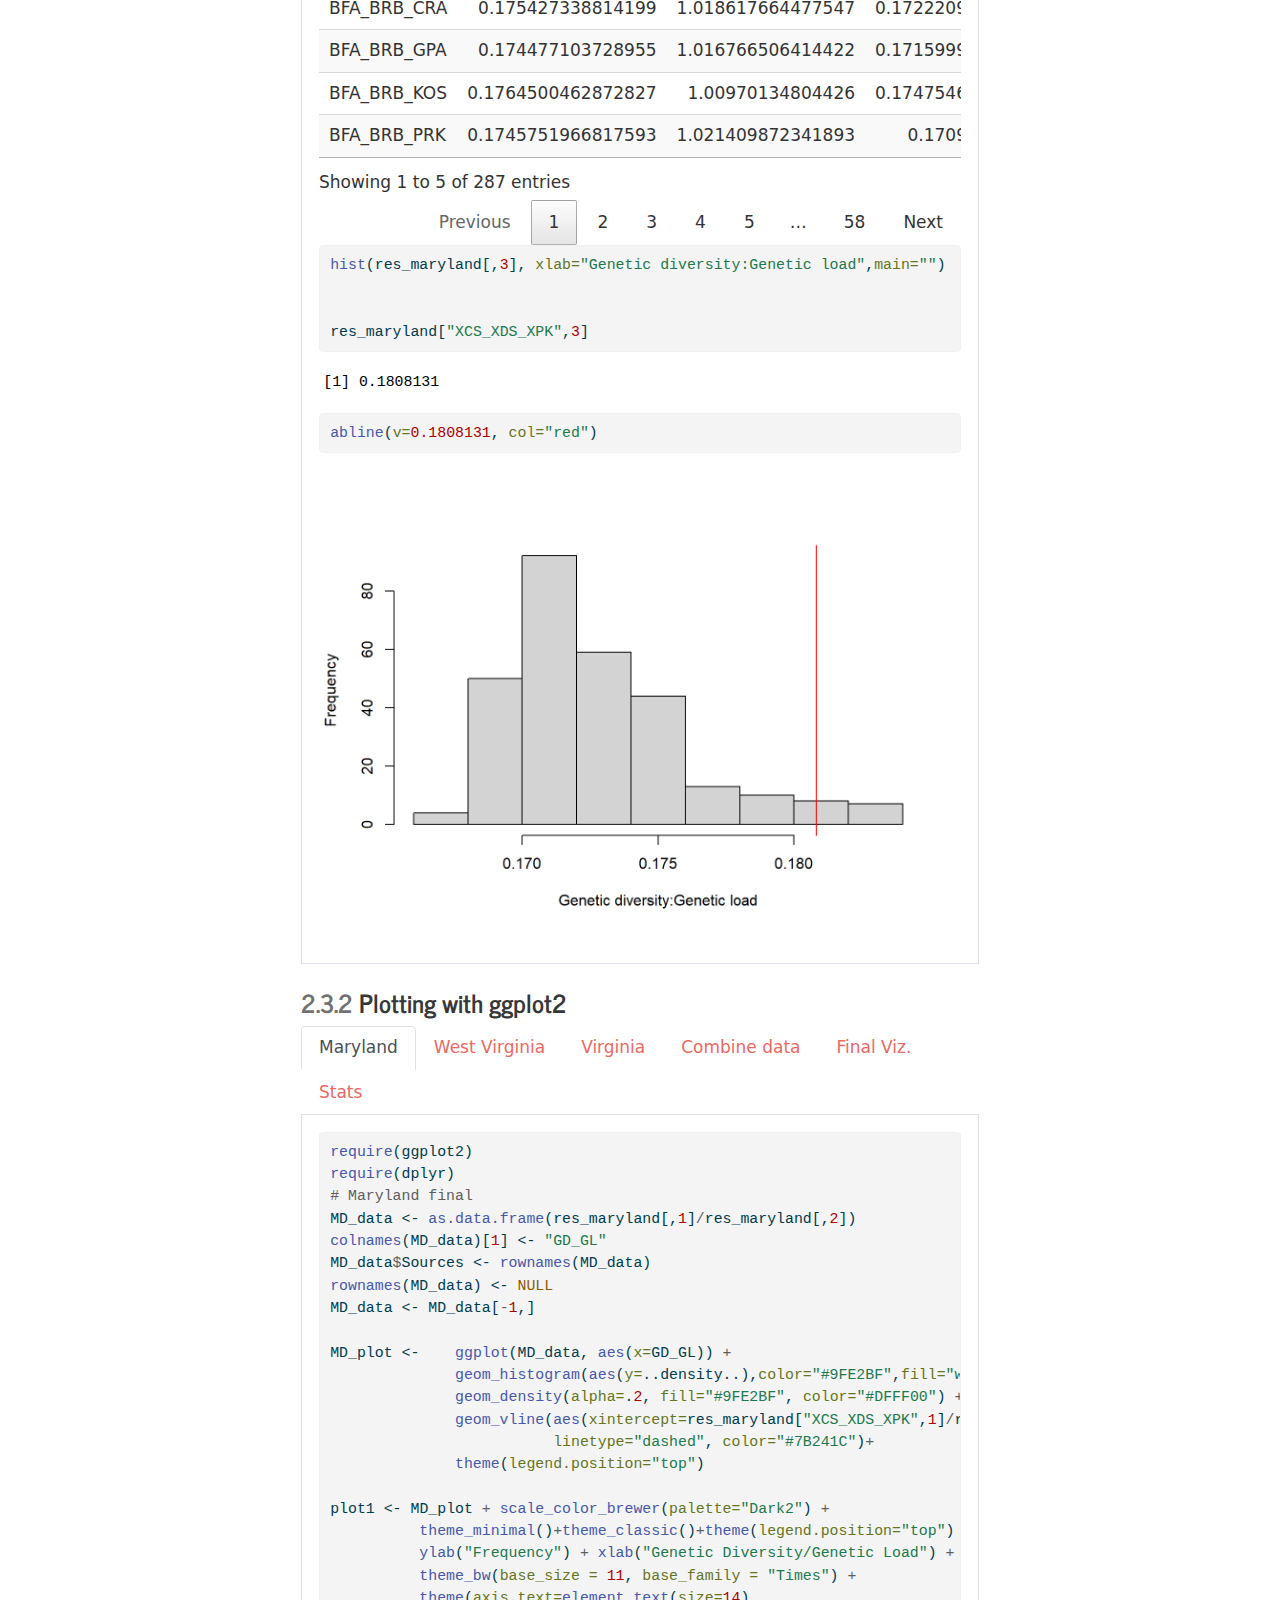
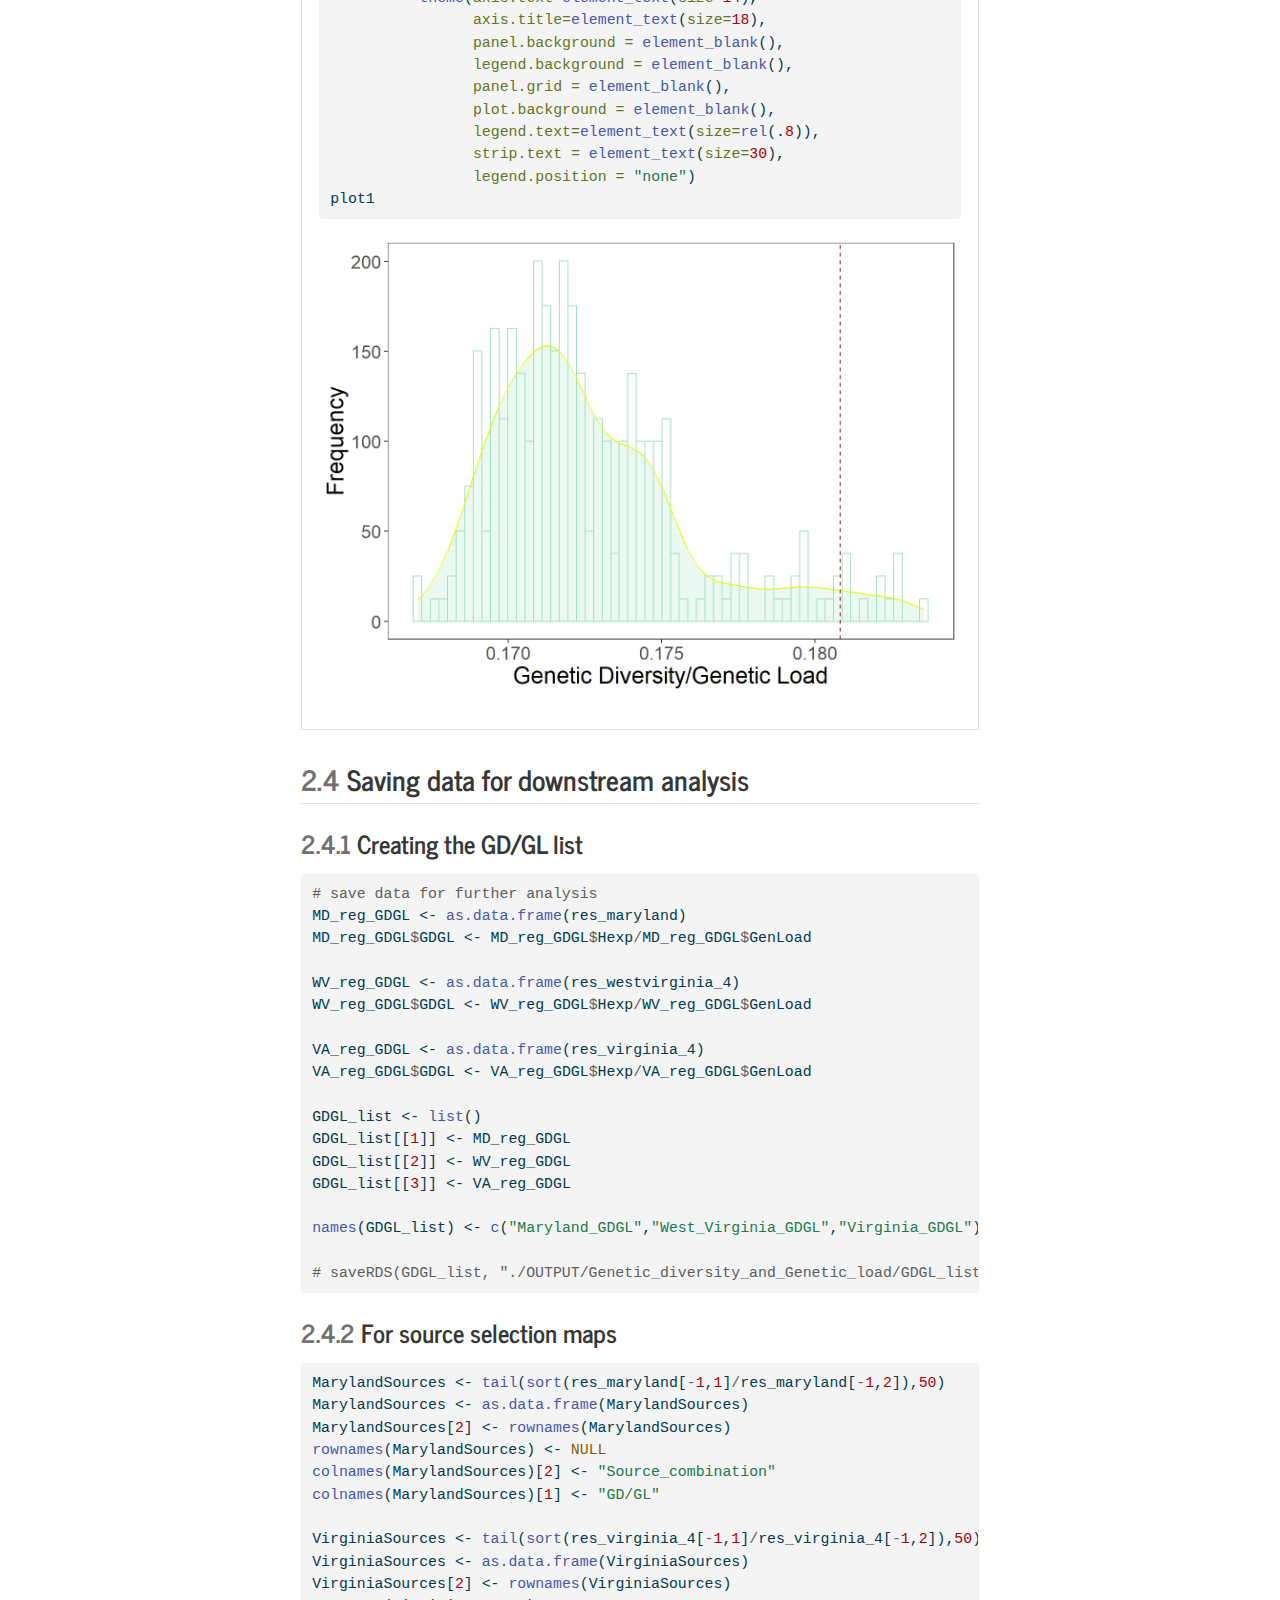
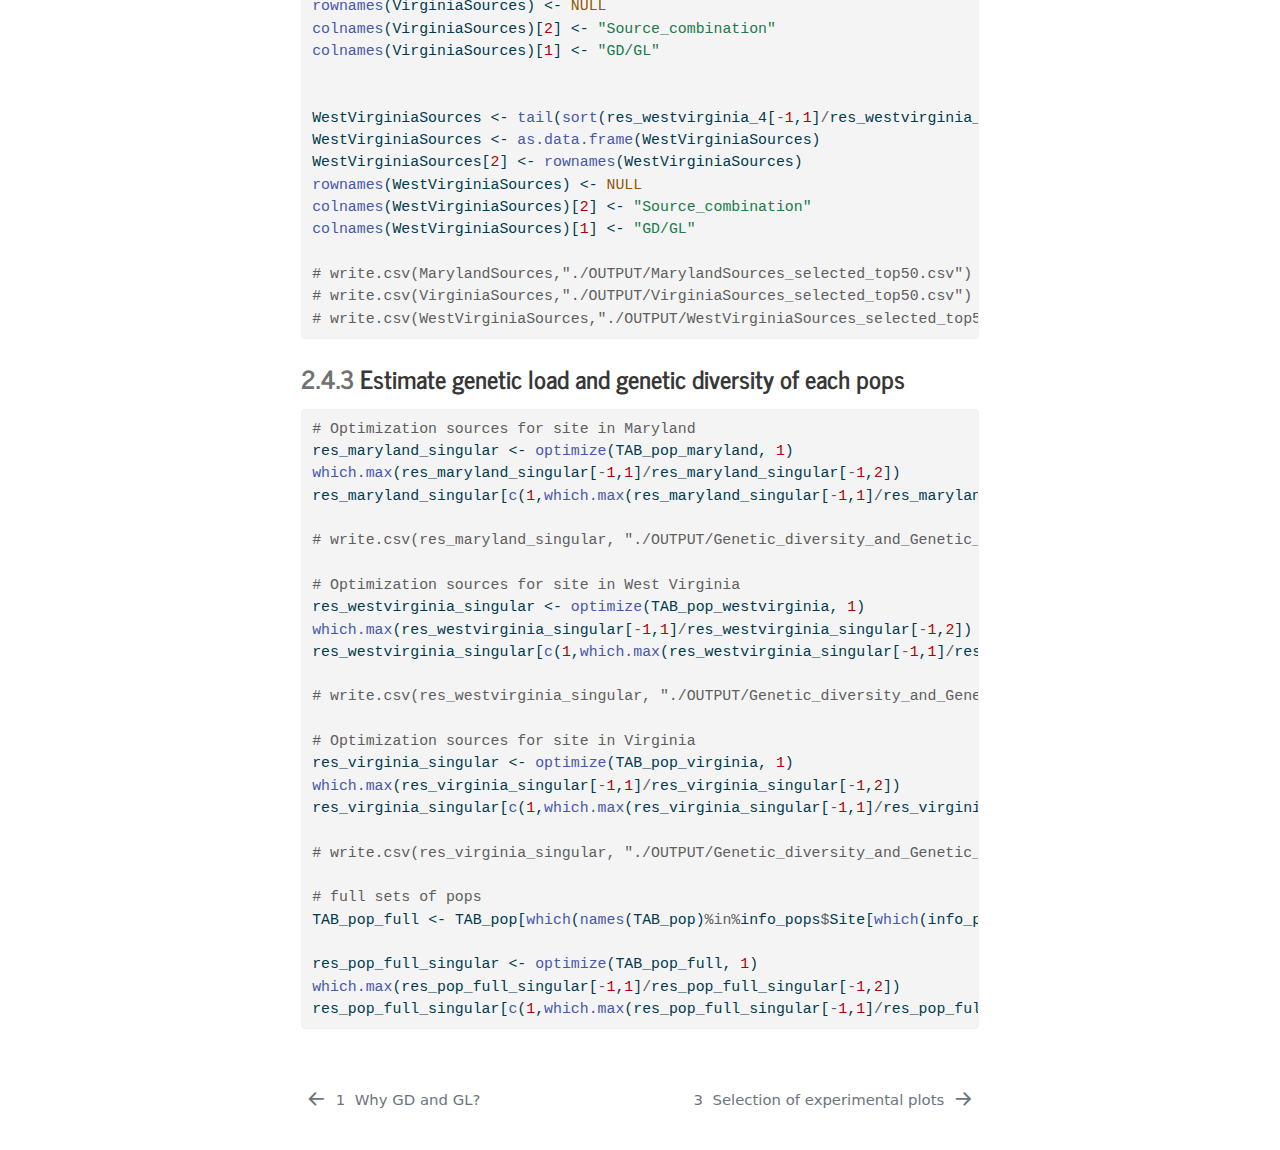
<file: docs/genomics_informed_provenancing.html>
<!DOCTYPE html>
<html xmlns="http://www.w3.org/1999/xhtml" lang="en" xml:lang="en"><head>

<meta charset="utf-8">
<meta name="generator" content="quarto-1.3.450">

<meta name="viewport" content="width=device-width, initial-scale=1.0, user-scalable=yes">


<title>Bringing genomics to the field - 2&nbsp; Genomic selection of sources</title>
<style>
code{white-space: pre-wrap;}
span.smallcaps{font-variant: small-caps;}
div.columns{display: flex; gap: min(4vw, 1.5em);}
div.column{flex: auto; overflow-x: auto;}
div.hanging-indent{margin-left: 1.5em; text-indent: -1.5em;}
ul.task-list{list-style: none;}
ul.task-list li input[type="checkbox"] {
  width: 0.8em;
  margin: 0 0.8em 0.2em -1em; /* quarto-specific, see https://github.com/quarto-dev/quarto-cli/issues/4556 */ 
  vertical-align: middle;
}
/* CSS for syntax highlighting */
pre > code.sourceCode { white-space: pre; position: relative; }
pre > code.sourceCode > span { display: inline-block; line-height: 1.25; }
pre > code.sourceCode > span:empty { height: 1.2em; }
.sourceCode { overflow: visible; }
code.sourceCode > span { color: inherit; text-decoration: inherit; }
div.sourceCode { margin: 1em 0; }
pre.sourceCode { margin: 0; }
@media screen {
div.sourceCode { overflow: auto; }
}
@media print {
pre > code.sourceCode { white-space: pre-wrap; }
pre > code.sourceCode > span { text-indent: -5em; padding-left: 5em; }
}
pre.numberSource code
  { counter-reset: source-line 0; }
pre.numberSource code > span
  { position: relative; left: -4em; counter-increment: source-line; }
pre.numberSource code > span > a:first-child::before
  { content: counter(source-line);
    position: relative; left: -1em; text-align: right; vertical-align: baseline;
    border: none; display: inline-block;
    -webkit-touch-callout: none; -webkit-user-select: none;
    -khtml-user-select: none; -moz-user-select: none;
    -ms-user-select: none; user-select: none;
    padding: 0 4px; width: 4em;
  }
pre.numberSource { margin-left: 3em;  padding-left: 4px; }
div.sourceCode
  {   }
@media screen {
pre > code.sourceCode > span > a:first-child::before { text-decoration: underline; }
}
/* CSS for citations */
div.csl-bib-body { }
div.csl-entry {
  clear: both;
}
.hanging-indent div.csl-entry {
  margin-left:2em;
  text-indent:-2em;
}
div.csl-left-margin {
  min-width:2em;
  float:left;
}
div.csl-right-inline {
  margin-left:2em;
  padding-left:1em;
}
div.csl-indent {
  margin-left: 2em;
}</style>


<script src="site_libs/quarto-nav/quarto-nav.js"></script>
<script src="site_libs/quarto-nav/headroom.min.js"></script>
<script src="site_libs/clipboard/clipboard.min.js"></script>
<script src="site_libs/quarto-search/autocomplete.umd.js"></script>
<script src="site_libs/quarto-search/fuse.min.js"></script>
<script src="site_libs/quarto-search/quarto-search.js"></script>
<meta name="quarto:offset" content="./">
<link href="./experimental_plots.html" rel="next">
<link href="./gd_gl_vs_earlyLife_fitness.html" rel="prev">
<script src="site_libs/quarto-html/quarto.js"></script>
<script src="site_libs/quarto-html/popper.min.js"></script>
<script src="site_libs/quarto-html/tippy.umd.min.js"></script>
<script src="site_libs/quarto-html/anchor.min.js"></script>
<link href="site_libs/quarto-html/tippy.css" rel="stylesheet">
<link href="site_libs/quarto-html/quarto-syntax-highlighting.css" rel="stylesheet" id="quarto-text-highlighting-styles">
<script src="site_libs/bootstrap/bootstrap.min.js"></script>
<link href="site_libs/bootstrap/bootstrap-icons.css" rel="stylesheet">
<link href="site_libs/bootstrap/bootstrap.min.css" rel="stylesheet" id="quarto-bootstrap" data-mode="light">
<script id="quarto-search-options" type="application/json">{
  "location": "sidebar",
  "copy-button": false,
  "collapse-after": 3,
  "panel-placement": "start",
  "type": "textbox",
  "limit": 20,
  "language": {
    "search-no-results-text": "No results",
    "search-matching-documents-text": "matching documents",
    "search-copy-link-title": "Copy link to search",
    "search-hide-matches-text": "Hide additional matches",
    "search-more-match-text": "more match in this document",
    "search-more-matches-text": "more matches in this document",
    "search-clear-button-title": "Clear",
    "search-detached-cancel-button-title": "Cancel",
    "search-submit-button-title": "Submit",
    "search-label": "Search"
  }
}</script>

<script src="site_libs/htmlwidgets-1.6.2/htmlwidgets.js"></script>
<link href="site_libs/datatables-css-0.0.0/datatables-crosstalk.css" rel="stylesheet">
<script src="site_libs/datatables-binding-0.27/datatables.js"></script>
<script src="site_libs/jquery-3.6.0/jquery-3.6.0.min.js"></script>
<link href="site_libs/dt-core-1.12.1/css/jquery.dataTables.min.css" rel="stylesheet">
<link href="site_libs/dt-core-1.12.1/css/jquery.dataTables.extra.css" rel="stylesheet">
<script src="site_libs/dt-core-1.12.1/js/jquery.dataTables.min.js"></script>
<link href="site_libs/crosstalk-1.2.0/css/crosstalk.min.css" rel="stylesheet">
<script src="site_libs/crosstalk-1.2.0/js/crosstalk.min.js"></script>


</head>

<body class="nav-sidebar floating">

<div id="quarto-search-results"></div>
  <header id="quarto-header" class="headroom fixed-top">
  <nav class="quarto-secondary-nav">
    <div class="container-fluid d-flex">
      <button type="button" class="quarto-btn-toggle btn" data-bs-toggle="collapse" data-bs-target="#quarto-sidebar,#quarto-sidebar-glass" aria-controls="quarto-sidebar" aria-expanded="false" aria-label="Toggle sidebar navigation" onclick="if (window.quartoToggleHeadroom) { window.quartoToggleHeadroom(); }">
        <i class="bi bi-layout-text-sidebar-reverse"></i>
      </button>
      <nav class="quarto-page-breadcrumbs" aria-label="breadcrumb"><ol class="breadcrumb"><li class="breadcrumb-item"><a href="./genomics_informed_provenancing.html"><span class="chapter-number">2</span>&nbsp; <span class="chapter-title">Genomic selection of sources</span></a></li></ol></nav>
      <a class="flex-grow-1" role="button" data-bs-toggle="collapse" data-bs-target="#quarto-sidebar,#quarto-sidebar-glass" aria-controls="quarto-sidebar" aria-expanded="false" aria-label="Toggle sidebar navigation" onclick="if (window.quartoToggleHeadroom) { window.quartoToggleHeadroom(); }">      
      </a>
      <button type="button" class="btn quarto-search-button" aria-label="" onclick="window.quartoOpenSearch();">
        <i class="bi bi-search"></i>
      </button>
    </div>
  </nav>
</header>
<!-- content -->
<div id="quarto-content" class="quarto-container page-columns page-rows-contents page-layout-article">
<!-- sidebar -->
  <nav id="quarto-sidebar" class="sidebar collapse collapse-horizontal sidebar-navigation floating overflow-auto">
    <div class="pt-lg-2 mt-2 text-left sidebar-header">
    <div class="sidebar-title mb-0 py-0">
      <a href="./">Bringing genomics to the field</a> 
    </div>
      </div>
        <div class="mt-2 flex-shrink-0 align-items-center">
        <div class="sidebar-search">
        <div id="quarto-search" class="" title="Search"></div>
        </div>
        </div>
    <div class="sidebar-menu-container"> 
    <ul class="list-unstyled mt-1">
        <li class="sidebar-item">
  <div class="sidebar-item-container"> 
  <a href="./index.html" class="sidebar-item-text sidebar-link">
 <span class="menu-text">About</span></a>
  </div>
</li>
        <li class="sidebar-item">
  <div class="sidebar-item-container"> 
  <a href="./gd_gl_vs_earlyLife_fitness.html" class="sidebar-item-text sidebar-link">
 <span class="menu-text"><span class="chapter-number">1</span>&nbsp; <span class="chapter-title">Why GD and GL?</span></span></a>
  </div>
</li>
        <li class="sidebar-item">
  <div class="sidebar-item-container"> 
  <a href="./genomics_informed_provenancing.html" class="sidebar-item-text sidebar-link active">
 <span class="menu-text"><span class="chapter-number">2</span>&nbsp; <span class="chapter-title">Genomic selection of sources</span></span></a>
  </div>
</li>
        <li class="sidebar-item">
  <div class="sidebar-item-container"> 
  <a href="./experimental_plots.html" class="sidebar-item-text sidebar-link">
 <span class="menu-text"><span class="chapter-number">3</span>&nbsp; <span class="chapter-title">Selection of experimental plots</span></span></a>
  </div>
</li>
        <li class="sidebar-item">
  <div class="sidebar-item-container"> 
  <a href="./field_monitoring.html" class="sidebar-item-text sidebar-link">
 <span class="menu-text"><span class="chapter-number">4</span>&nbsp; <span class="chapter-title">Field Monitoring of survivorship and height</span></span></a>
  </div>
</li>
        <li class="sidebar-item">
  <div class="sidebar-item-container"> 
  <a href="./evolvability.html" class="sidebar-item-text sidebar-link">
 <span class="menu-text"><span class="chapter-number">5</span>&nbsp; <span class="chapter-title">Evolutionary potential of seed sources</span></span></a>
  </div>
</li>
        <li class="sidebar-item">
  <div class="sidebar-item-container"> 
  <a href="./references.html" class="sidebar-item-text sidebar-link">
 <span class="menu-text">References</span></a>
  </div>
</li>
    </ul>
    </div>
</nav>
<div id="quarto-sidebar-glass" data-bs-toggle="collapse" data-bs-target="#quarto-sidebar,#quarto-sidebar-glass"></div>
<!-- margin-sidebar -->
    <div id="quarto-margin-sidebar" class="sidebar margin-sidebar">
        <nav id="TOC" role="doc-toc" class="toc-active">
    <h2 id="toc-title">Table of contents</h2>
   
  <ul>
  <li><a href="#setting-up" id="toc-setting-up" class="nav-link active" data-scroll-target="#setting-up"><span class="header-section-number">2.1</span> Setting up</a>
  <ul class="collapse">
  <li><a href="#import-annotations-from-snpeff" id="toc-import-annotations-from-snpeff" class="nav-link" data-scroll-target="#import-annotations-from-snpeff"><span class="header-section-number">2.1.1</span> Import annotations from SnpEff</a></li>
  <li><a href="#allele-probabilities-and-frequencies" id="toc-allele-probabilities-and-frequencies" class="nav-link" data-scroll-target="#allele-probabilities-and-frequencies"><span class="header-section-number">2.1.2</span> Allele probabilities and frequencies</a></li>
  </ul></li>
  <li><a href="#functions-to-optimize-selection" id="toc-functions-to-optimize-selection" class="nav-link" data-scroll-target="#functions-to-optimize-selection"><span class="header-section-number">2.2</span> Functions to optimize selection</a>
  <ul class="collapse">
  <li><a href="#select-regions-to-select-sources" id="toc-select-regions-to-select-sources" class="nav-link" data-scroll-target="#select-regions-to-select-sources"><span class="header-section-number">2.2.1</span> Select regions to select sources</a></li>
  <li><a href="#different-fucntions-applied-for-source-selection" id="toc-different-fucntions-applied-for-source-selection" class="nav-link" data-scroll-target="#different-fucntions-applied-for-source-selection"><span class="header-section-number">2.2.2</span> Different fucntions applied for source selection</a></li>
  <li><a href="#apply-the-function-to-get-optimal-source-combinations" id="toc-apply-the-function-to-get-optimal-source-combinations" class="nav-link" data-scroll-target="#apply-the-function-to-get-optimal-source-combinations"><span class="header-section-number">2.2.3</span> Apply the function to get optimal source combinations</a></li>
  </ul></li>
  <li><a href="#source-list" id="toc-source-list" class="nav-link" data-scroll-target="#source-list"><span class="header-section-number">2.3</span> Source list</a>
  <ul class="collapse">
  <li><a href="#plotting-with-base-r" id="toc-plotting-with-base-r" class="nav-link" data-scroll-target="#plotting-with-base-r"><span class="header-section-number">2.3.1</span> Plotting with base R</a></li>
  <li><a href="#plotting-with-ggplot2" id="toc-plotting-with-ggplot2" class="nav-link" data-scroll-target="#plotting-with-ggplot2"><span class="header-section-number">2.3.2</span> Plotting with ggplot2</a></li>
  </ul></li>
  <li><a href="#saving-data-for-downstream-analysis" id="toc-saving-data-for-downstream-analysis" class="nav-link" data-scroll-target="#saving-data-for-downstream-analysis"><span class="header-section-number">2.4</span> Saving data for downstream analysis</a>
  <ul class="collapse">
  <li><a href="#creating-the-gdgl-list" id="toc-creating-the-gdgl-list" class="nav-link" data-scroll-target="#creating-the-gdgl-list"><span class="header-section-number">2.4.1</span> Creating the GD/GL list</a></li>
  <li><a href="#for-source-selection-maps" id="toc-for-source-selection-maps" class="nav-link" data-scroll-target="#for-source-selection-maps"><span class="header-section-number">2.4.2</span> For source selection maps</a></li>
  <li><a href="#estimate-genetic-load-and-genetic-diversity-of-each-pops" id="toc-estimate-genetic-load-and-genetic-diversity-of-each-pops" class="nav-link" data-scroll-target="#estimate-genetic-load-and-genetic-diversity-of-each-pops"><span class="header-section-number">2.4.3</span> Estimate genetic load and genetic diversity of each pops</a></li>
  </ul></li>
  </ul>
</nav>
    </div>
<!-- main -->
<main class="content" id="quarto-document-content">

<header id="title-block-header" class="quarto-title-block default">
<div class="quarto-title">
<h1 class="title"><span class="chapter-number">2</span>&nbsp; <span class="chapter-title">Genomic selection of sources</span></h1>
</div>



<div class="quarto-title-meta">

    
  
    
  </div>
  

</header>

<section id="setting-up" class="level2" data-number="2.1">
<h2 data-number="2.1" class="anchored" data-anchor-id="setting-up"><span class="header-section-number">2.1</span> Setting up</h2>
<p>Read in the necessary data for the source optimization. SnpEff v5.1 (<span class="citation" data-cites="Cingolani2012">Cingolani et al. (<a href="references.html#ref-Cingolani2012" role="doc-biblioref">2012</a>)</span>) was used to annotate genetic variants to functional class based on Norway spruce genome annotation.</p>
<section id="import-annotations-from-snpeff" class="level3" data-number="2.1.1">
<h3 data-number="2.1.1" class="anchored" data-anchor-id="import-annotations-from-snpeff"><span class="header-section-number">2.1.1</span> Import annotations from SnpEff</h3>
<div class="cell">
<div class="sourceCode cell-code" id="cb1"><pre class="sourceCode r code-with-copy"><code class="sourceCode r"><span id="cb1-1"><a href="#cb1-1" aria-hidden="true" tabindex="-1"></a>list <span class="ot">&lt;-</span> <span class="fu">list.files</span>(<span class="at">path =</span> <span class="st">"../../datashare/Spruce/exome_capture/WES_mapping/Annotations/ref_Pglauca/VCF_split_files"</span>, </span>
<span id="cb1-2"><a href="#cb1-2" aria-hidden="true" tabindex="-1"></a>                   <span class="at">pattern =</span> <span class="st">"Red_Spruce_intersect_poly_"</span>, </span>
<span id="cb1-3"><a href="#cb1-3" aria-hidden="true" tabindex="-1"></a>                   <span class="at">recursive=</span><span class="cn">TRUE</span>, <span class="at">full.names =</span> T)</span>
<span id="cb1-4"><a href="#cb1-4" aria-hidden="true" tabindex="-1"></a></span>
<span id="cb1-5"><a href="#cb1-5" aria-hidden="true" tabindex="-1"></a><span class="co"># genes &lt;- lapply(list[1], function(x) read.table(x, nrow = 100000)) # originally run for testing</span></span>
<span id="cb1-6"><a href="#cb1-6" aria-hidden="true" tabindex="-1"></a>genes <span class="ot">&lt;-</span> <span class="fu">lapply</span>(list[<span class="dv">1</span>], <span class="cf">function</span>(x) <span class="fu">read.table</span>(x))</span>
<span id="cb1-7"><a href="#cb1-7" aria-hidden="true" tabindex="-1"></a>category <span class="ot">&lt;-</span> <span class="fu">lapply</span>(genes, <span class="cf">function</span>(x) <span class="fu">unlist</span>(<span class="fu">lapply</span>(<span class="fu">strsplit</span>(<span class="fu">as.character</span>(x[,<span class="dv">8</span>]), <span class="at">split =</span> <span class="st">"|"</span>, <span class="at">fixed =</span> T), <span class="cf">function</span>(y) y[<span class="dv">2</span>])))</span>
<span id="cb1-8"><a href="#cb1-8" aria-hidden="true" tabindex="-1"></a></span>
<span id="cb1-9"><a href="#cb1-9" aria-hidden="true" tabindex="-1"></a>TAB <span class="ot">&lt;-</span> genes[<span class="dv">1</span><span class="sc">:</span><span class="dv">2</span>]</span>
<span id="cb1-10"><a href="#cb1-10" aria-hidden="true" tabindex="-1"></a>TAB <span class="ot">&lt;-</span> <span class="fu">do.call</span>(rbind, TAB)</span>
<span id="cb1-11"><a href="#cb1-11" aria-hidden="true" tabindex="-1"></a>category <span class="ot">&lt;-</span> <span class="fu">do.call</span>(c, category)</span></code><button title="Copy to Clipboard" class="code-copy-button"><i class="bi"></i></button></pre></div>
</div>
<p><em>Read in the meta data for the samples</em></p>
<div class="cell">
<div class="sourceCode cell-code" id="cb2"><pre class="sourceCode r code-with-copy"><code class="sourceCode r"><span id="cb2-1"><a href="#cb2-1" aria-hidden="true" tabindex="-1"></a><span class="co"># Info samples</span></span>
<span id="cb2-2"><a href="#cb2-2" aria-hidden="true" tabindex="-1"></a>names <span class="ot">&lt;-</span> <span class="fu">unlist</span>(<span class="fu">lapply</span>(<span class="fu">strsplit</span>(<span class="fu">unlist</span>(<span class="fu">strsplit</span>(<span class="fu">as.character</span>(<span class="fu">read.table</span>(<span class="st">"all_bam.list"</span>)[,<span class="dv">1</span>]), <span class="at">split =</span> <span class="st">"_rmdup.sorted.bam"</span>)), <span class="at">split =</span> <span class="st">"./"</span>), <span class="cf">function</span>(x) x[<span class="dv">2</span>]))</span>
<span id="cb2-3"><a href="#cb2-3" aria-hidden="true" tabindex="-1"></a>pops <span class="ot">&lt;-</span> <span class="fu">unlist</span>(<span class="fu">lapply</span>(<span class="fu">strsplit</span>(names, <span class="at">split=</span><span class="st">"_"</span>), <span class="cf">function</span>(x) x[<span class="dv">1</span>]))</span>
<span id="cb2-4"><a href="#cb2-4" aria-hidden="true" tabindex="-1"></a></span>
<span id="cb2-5"><a href="#cb2-5" aria-hidden="true" tabindex="-1"></a>info_inds <span class="ot">&lt;-</span> <span class="fu">read.table</span>(<span class="st">"./Info_samples_revised.txt"</span>, <span class="at">header=</span>T)</span>
<span id="cb2-6"><a href="#cb2-6" aria-hidden="true" tabindex="-1"></a>info_inds <span class="ot">&lt;-</span> info_inds[<span class="fu">match</span>(<span class="fu">as.character</span>(names), <span class="fu">as.character</span>(info_inds<span class="sc">$</span>Family)),]</span>
<span id="cb2-7"><a href="#cb2-7" aria-hidden="true" tabindex="-1"></a>info_pops <span class="ot">&lt;-</span> info_inds[<span class="sc">!</span><span class="fu">duplicated</span>(info_inds<span class="sc">$</span>Site),<span class="sc">-</span><span class="fu">c</span>(<span class="dv">1</span>,<span class="dv">3</span>,<span class="dv">9</span>,<span class="dv">10</span>)]</span></code><button title="Copy to Clipboard" class="code-copy-button"><i class="bi"></i></button></pre></div>
</div>
</section>
<section id="allele-probabilities-and-frequencies" class="level3" data-number="2.1.2">
<h3 data-number="2.1.2" class="anchored" data-anchor-id="allele-probabilities-and-frequencies"><span class="header-section-number">2.1.2</span> Allele probabilities and frequencies</h3>
<div class="cell">
<div class="sourceCode cell-code" id="cb3"><pre class="sourceCode r code-with-copy"><code class="sourceCode r"><span id="cb3-1"><a href="#cb3-1" aria-hidden="true" tabindex="-1"></a><span class="co"># Read depth </span></span>
<span id="cb3-2"><a href="#cb3-2" aria-hidden="true" tabindex="-1"></a>depth <span class="ot">&lt;-</span> <span class="fu">apply</span>(TAB[,<span class="sc">-</span><span class="fu">c</span>(<span class="dv">1</span><span class="sc">:</span><span class="dv">9</span>)], <span class="dv">2</span>, <span class="cf">function</span>(x) <span class="fu">as.integer</span>(<span class="fu">unlist</span>(<span class="fu">lapply</span>(<span class="fu">strsplit</span>(<span class="fu">as.character</span>(x), <span class="at">split =</span> <span class="st">":"</span>), <span class="cf">function</span>(y) y[<span class="dv">2</span>]))))</span>
<span id="cb3-3"><a href="#cb3-3" aria-hidden="true" tabindex="-1"></a></span>
<span id="cb3-4"><a href="#cb3-4" aria-hidden="true" tabindex="-1"></a><span class="co"># Genotype probabilities, changed by NA for the uncovered sites </span></span>
<span id="cb3-5"><a href="#cb3-5" aria-hidden="true" tabindex="-1"></a>gen_prob <span class="ot">&lt;-</span> <span class="fu">apply</span>(TAB[,<span class="sc">-</span><span class="fu">c</span>(<span class="dv">1</span><span class="sc">:</span><span class="dv">9</span>)], <span class="dv">2</span>, <span class="cf">function</span>(x) <span class="fu">unlist</span>(<span class="fu">lapply</span>(<span class="fu">strsplit</span>(<span class="fu">as.character</span>(x), <span class="at">split =</span> <span class="st">":"</span>), <span class="cf">function</span>(y) y[<span class="dv">4</span>])))</span>
<span id="cb3-6"><a href="#cb3-6" aria-hidden="true" tabindex="-1"></a>gen_prob[<span class="fu">which</span>(depth<span class="sc">==</span><span class="dv">0</span>)] <span class="ot">&lt;-</span> <span class="cn">NA</span></span>
<span id="cb3-7"><a href="#cb3-7" aria-hidden="true" tabindex="-1"></a></span>
<span id="cb3-8"><a href="#cb3-8" aria-hidden="true" tabindex="-1"></a><span class="co"># Proba alternative allele</span></span>
<span id="cb3-9"><a href="#cb3-9" aria-hidden="true" tabindex="-1"></a>altern_proba <span class="ot">&lt;-</span> <span class="fu">apply</span>(gen_prob, <span class="dv">2</span>, <span class="cf">function</span>(x) (<span class="fu">as.numeric</span>(<span class="fu">unlist</span>(<span class="fu">lapply</span>(<span class="fu">strsplit</span>(<span class="fu">as.character</span>(x), <span class="at">split =</span> <span class="st">","</span>), <span class="cf">function</span>(y) y[<span class="dv">2</span>])))<span class="sc">+</span><span class="dv">2</span><span class="sc">*</span><span class="fu">as.numeric</span>(<span class="fu">unlist</span>(<span class="fu">lapply</span>(<span class="fu">strsplit</span>(<span class="fu">as.character</span>(x), <span class="at">split =</span> <span class="st">","</span>), <span class="cf">function</span>(z) z[<span class="dv">3</span>]))))<span class="sc">/</span><span class="dv">2</span>)</span>
<span id="cb3-10"><a href="#cb3-10" aria-hidden="true" tabindex="-1"></a></span>
<span id="cb3-11"><a href="#cb3-11" aria-hidden="true" tabindex="-1"></a><span class="co"># Frequency of the alternative allele for each locus and population</span></span>
<span id="cb3-12"><a href="#cb3-12" aria-hidden="true" tabindex="-1"></a>TAB_pop <span class="ot">&lt;-</span> <span class="fu">lapply</span>(<span class="fu">unique</span>(pops),<span class="cf">function</span>(x) altern_proba[,<span class="fu">which</span>(pops<span class="sc">==</span>x)])</span>
<span id="cb3-13"><a href="#cb3-13" aria-hidden="true" tabindex="-1"></a></span>
<span id="cb3-14"><a href="#cb3-14" aria-hidden="true" tabindex="-1"></a><span class="fu">names</span>(TAB_pop) <span class="ot">&lt;-</span> <span class="fu">unique</span>(pops)</span>
<span id="cb3-15"><a href="#cb3-15" aria-hidden="true" tabindex="-1"></a></span>
<span id="cb3-16"><a href="#cb3-16" aria-hidden="true" tabindex="-1"></a>freq_pop <span class="ot">&lt;-</span> <span class="fu">lapply</span>(TAB_pop, <span class="cf">function</span>(x) <span class="fu">apply</span>(x, <span class="dv">1</span>, <span class="cf">function</span>(y) <span class="fu">sum</span>(y, <span class="at">na.rm =</span> T)<span class="sc">/</span><span class="fu">sum</span>(<span class="sc">!</span><span class="fu">is.na</span>(y))))</span></code><button title="Copy to Clipboard" class="code-copy-button"><i class="bi"></i></button></pre></div>
</div>
</section>
</section>
<section id="functions-to-optimize-selection" class="level2" data-number="2.2">
<h2 data-number="2.2" class="anchored" data-anchor-id="functions-to-optimize-selection"><span class="header-section-number">2.2</span> Functions to optimize selection</h2>
<section id="select-regions-to-select-sources" class="level3" data-number="2.2.1">
<h3 data-number="2.2.1" class="anchored" data-anchor-id="select-regions-to-select-sources"><span class="header-section-number">2.2.1</span> Select regions to select sources</h3>
<p>Based on the idea of Regional admixture provenancing (<span class="citation" data-cites="Bucharova2019">Bucharova et al. (<a href="references.html#ref-Bucharova2019" role="doc-biblioref">2019</a>)</span>), seed sources were selected regionally for each restoration site. Three groups of source populations were subsetted for the three planting sites, removing XVC and HR because of their northern ancestry. More info on the regional ancestry detailed in <span class="citation" data-cites="Capblancq2020">Capblancq et al. (<a href="references.html#ref-Capblancq2020" role="doc-biblioref">2020</a>)</span>.</p>
<div class="cell">
<div class="sourceCode cell-code" id="cb4"><pre class="sourceCode r code-with-copy"><code class="sourceCode r"><span id="cb4-1"><a href="#cb4-1" aria-hidden="true" tabindex="-1"></a><span class="co"># Sources considered for the Maryland restoration site </span></span>
<span id="cb4-2"><a href="#cb4-2" aria-hidden="true" tabindex="-1"></a>TAB_pop_maryland <span class="ot">&lt;-</span> TAB_pop[<span class="fu">which</span>(<span class="fu">names</span>(TAB_pop)<span class="sc">%in%</span>info_pops<span class="sc">$</span>Site[<span class="fu">which</span>(info_pops<span class="sc">$</span>Region<span class="sc">==</span><span class="st">"E"</span> <span class="sc">&amp;</span> <span class="sc">!</span>info_pops<span class="sc">$</span>State<span class="sc">%in%</span><span class="fu">c</span>(<span class="st">"NC"</span>,<span class="st">"TN"</span>) <span class="sc">&amp;</span> <span class="sc">!</span>info_pops<span class="sc">$</span>Site<span class="sc">%in%</span><span class="fu">c</span>(<span class="st">"XCV"</span>,<span class="st">"HR"</span>))])]</span>
<span id="cb4-3"><a href="#cb4-3" aria-hidden="true" tabindex="-1"></a></span>
<span id="cb4-4"><a href="#cb4-4" aria-hidden="true" tabindex="-1"></a><span class="co"># Sources considered for the West Virginia restoration site</span></span>
<span id="cb4-5"><a href="#cb4-5" aria-hidden="true" tabindex="-1"></a>TAB_pop_westvirginia <span class="ot">&lt;-</span> TAB_pop[<span class="fu">which</span>(<span class="fu">names</span>(TAB_pop)<span class="sc">%in%</span>info_pops<span class="sc">$</span>Site[<span class="fu">which</span>(info_pops<span class="sc">$</span>Region<span class="sc">==</span><span class="st">"E"</span> <span class="sc">&amp;</span> info_pops<span class="sc">$</span>State<span class="sc">==</span><span class="st">"WV"</span> <span class="sc">&amp;</span> <span class="sc">!</span>info_pops<span class="sc">$</span>Site<span class="sc">%in%</span><span class="fu">c</span>(<span class="st">"XCV"</span>,<span class="st">"HR"</span>))])]</span>
<span id="cb4-6"><a href="#cb4-6" aria-hidden="true" tabindex="-1"></a></span>
<span id="cb4-7"><a href="#cb4-7" aria-hidden="true" tabindex="-1"></a><span class="co"># Sources considered for the Virginia restoration site</span></span>
<span id="cb4-8"><a href="#cb4-8" aria-hidden="true" tabindex="-1"></a>TAB_pop_virginia <span class="ot">&lt;-</span> TAB_pop[<span class="fu">which</span>(<span class="fu">names</span>(TAB_pop)<span class="sc">%in%</span>info_pops<span class="sc">$</span>Site[<span class="fu">which</span>(info_pops<span class="sc">$</span>Region<span class="sc">==</span><span class="st">"E"</span> <span class="sc">&amp;</span> (info_pops<span class="sc">$</span>State<span class="sc">==</span><span class="st">"WV"</span> <span class="sc">&amp;</span> <span class="sc">!</span>info_pops<span class="sc">$</span>Site<span class="sc">%in%</span><span class="fu">c</span>(<span class="st">"XCV"</span>) <span class="sc">|</span> info_pops<span class="sc">$</span>Site<span class="sc">%in%</span><span class="fu">c</span>(<span class="st">"GMF"</span>,<span class="st">"CR"</span>,<span class="st">"DG"</span>,<span class="st">"RP"</span>)))])] <span class="co"># remove HR and CV for the paper</span></span></code><button title="Copy to Clipboard" class="code-copy-button"><i class="bi"></i></button></pre></div>
</div>
</section>
<section id="different-fucntions-applied-for-source-selection" class="level3" data-number="2.2.2">
<h3 data-number="2.2.2" class="anchored" data-anchor-id="different-fucntions-applied-for-source-selection"><span class="header-section-number">2.2.2</span> Different fucntions applied for source selection</h3>
<div class="tabset-margin-container"></div><div class="panel-tabset">
<ul class="nav nav-tabs" role="tablist"><li class="nav-item" role="presentation"><a class="nav-link active" id="tabset-1-1-tab" data-bs-toggle="tab" data-bs-target="#tabset-1-1" role="tab" aria-controls="tabset-1-1" aria-selected="true">Optimizing genetic diversity</a></li><li class="nav-item" role="presentation"><a class="nav-link" id="tabset-1-2-tab" data-bs-toggle="tab" data-bs-target="#tabset-1-2" role="tab" aria-controls="tabset-1-2" aria-selected="false">Estimate the genetic load</a></li><li class="nav-item" role="presentation"><a class="nav-link" id="tabset-1-3-tab" data-bs-toggle="tab" data-bs-target="#tabset-1-3" role="tab" aria-controls="tabset-1-3" aria-selected="false">Source selection</a></li></ul>
<div class="tab-content">
<div id="tabset-1-1" class="tab-pane active" role="tabpanel" aria-labelledby="tabset-1-1-tab">
<div class="cell">
<div class="sourceCode cell-code" id="cb5"><pre class="sourceCode r code-with-copy"><code class="sourceCode r"><span id="cb5-1"><a href="#cb5-1" aria-hidden="true" tabindex="-1"></a><span class="co"># function to estimate allelic richness after rarefaction</span></span>
<span id="cb5-2"><a href="#cb5-2" aria-hidden="true" tabindex="-1"></a>rarefy_AR <span class="ot">&lt;-</span> <span class="cf">function</span>(data, g, <span class="at">bootstraping=</span><span class="dv">100</span>){</span>
<span id="cb5-3"><a href="#cb5-3" aria-hidden="true" tabindex="-1"></a>  Nijg <span class="ot">&lt;-</span> <span class="fu">list</span>()</span>
<span id="cb5-4"><a href="#cb5-4" aria-hidden="true" tabindex="-1"></a>  Njg <span class="ot">&lt;-</span> g<span class="sc">*</span><span class="dv">2</span></span>
<span id="cb5-5"><a href="#cb5-5" aria-hidden="true" tabindex="-1"></a>  nbind <span class="ot">&lt;-</span> <span class="fu">ncol</span>(data)</span>
<span id="cb5-6"><a href="#cb5-6" aria-hidden="true" tabindex="-1"></a>  Nij <span class="ot">&lt;-</span> <span class="fu">list</span>()</span>
<span id="cb5-7"><a href="#cb5-7" aria-hidden="true" tabindex="-1"></a>  <span class="cf">for</span>(boot <span class="cf">in</span> <span class="dv">1</span><span class="sc">:</span>bootstraping){</span>
<span id="cb5-8"><a href="#cb5-8" aria-hidden="true" tabindex="-1"></a>    inds <span class="ot">&lt;-</span> <span class="fu">sample</span>(<span class="dv">1</span><span class="sc">:</span>nbind, g, <span class="at">replace =</span> <span class="cn">FALSE</span>)</span>
<span id="cb5-9"><a href="#cb5-9" aria-hidden="true" tabindex="-1"></a>    <span class="cf">if</span>(g<span class="sc">==</span><span class="dv">1</span>){</span>
<span id="cb5-10"><a href="#cb5-10" aria-hidden="true" tabindex="-1"></a>      Nij[[boot]] <span class="ot">&lt;-</span> data[,inds]<span class="sc">*</span><span class="dv">2</span>}</span>
<span id="cb5-11"><a href="#cb5-11" aria-hidden="true" tabindex="-1"></a>    <span class="cf">if</span>(g<span class="sc">&gt;</span><span class="dv">1</span>){</span>
<span id="cb5-12"><a href="#cb5-12" aria-hidden="true" tabindex="-1"></a>      Nij[[boot]] <span class="ot">&lt;-</span> <span class="fu">apply</span>(data[,inds], <span class="dv">1</span>, <span class="cf">function</span>(x) <span class="fu">sum</span>(x, <span class="at">na.rm =</span> T)<span class="sc">/</span><span class="fu">sum</span>(<span class="sc">!</span><span class="fu">is.na</span>(x)))<span class="sc">*</span>g<span class="sc">*</span><span class="dv">2</span>}</span>
<span id="cb5-13"><a href="#cb5-13" aria-hidden="true" tabindex="-1"></a>  }</span>
<span id="cb5-14"><a href="#cb5-14" aria-hidden="true" tabindex="-1"></a>  Nijg <span class="ot">&lt;-</span> <span class="fu">rowMeans</span>(<span class="fu">do.call</span>(cbind, Nij), <span class="at">na.rm =</span> T)</span>
<span id="cb5-15"><a href="#cb5-15" aria-hidden="true" tabindex="-1"></a>  Qijg <span class="ot">&lt;-</span> (Njg<span class="sc">-</span>Nijg)<span class="sc">/</span>Njg</span>
<span id="cb5-16"><a href="#cb5-16" aria-hidden="true" tabindex="-1"></a>  Pijg <span class="ot">&lt;-</span> <span class="dv">1</span><span class="sc">-</span>Qijg</span>
<span id="cb5-17"><a href="#cb5-17" aria-hidden="true" tabindex="-1"></a>  <span class="fu">return</span>(Pijg)</span>
<span id="cb5-18"><a href="#cb5-18" aria-hidden="true" tabindex="-1"></a>}</span></code><button title="Copy to Clipboard" class="code-copy-button"><i class="bi"></i></button></pre></div>
</div>
</div>
<div id="tabset-1-2" class="tab-pane" role="tabpanel" aria-labelledby="tabset-1-2-tab">
<p>The following function is used to estiamte the ratio of nonsynonymous/synonymous mutation based on the annotation from <a href="https://pcingola.github.io/SnpEff/">SnpEff v5.1</a> (<span class="citation" data-cites="Cingolani2012">Cingolani et al. (<a href="references.html#ref-Cingolani2012" role="doc-biblioref">2012</a>)</span>), which was used to annotate genetic variants to functional class based on Norway spruce genome annotation. The functional categories viz.&nbsp;missense variant, splice acceptor variant, splice donor variant, splice region variant, start lost, stop gained, stop lost were used to designate as non-synonymous mutation in our calculation for genetic load.</p>
<div class="cell">
<div class="sourceCode cell-code" id="cb6"><pre class="sourceCode r code-with-copy"><code class="sourceCode r"><span id="cb6-1"><a href="#cb6-1" aria-hidden="true" tabindex="-1"></a>genetic_load <span class="ot">&lt;-</span> <span class="cf">function</span>(data, category){</span>
<span id="cb6-2"><a href="#cb6-2" aria-hidden="true" tabindex="-1"></a>                nonsyn_sites <span class="ot">&lt;-</span> <span class="fu">which</span>(category<span class="sc">==</span><span class="st">"missense_variant"</span> <span class="sc">|</span> category<span class="sc">==</span><span class="st">"splice_acceptor_variant"</span> <span class="sc">|</span> category<span class="sc">==</span><span class="st">"splice_donor_variant"</span> <span class="sc">|</span> category<span class="sc">==</span><span class="st">"splice_region_variant"</span> <span class="sc">|</span> category<span class="sc">==</span><span class="st">"start_lost"</span> <span class="sc">|</span> category<span class="sc">==</span><span class="st">"stop_gained"</span> <span class="sc">|</span> category<span class="sc">==</span><span class="st">"stop_lost"</span>)</span>
<span id="cb6-3"><a href="#cb6-3" aria-hidden="true" tabindex="-1"></a>                freq_nonsyn <span class="ot">&lt;-</span> <span class="fu">mean</span>(data[nonsyn_sites], <span class="at">na.rm =</span> T)</span>
<span id="cb6-4"><a href="#cb6-4" aria-hidden="true" tabindex="-1"></a>                freq_syn <span class="ot">&lt;-</span> <span class="fu">mean</span>(data[<span class="sc">-</span>nonsyn_sites], <span class="at">na.rm =</span> T)</span>
<span id="cb6-5"><a href="#cb6-5" aria-hidden="true" tabindex="-1"></a>                ratio_2 <span class="ot">&lt;-</span> freq_nonsyn<span class="sc">/</span>freq_syn</span>
<span id="cb6-6"><a href="#cb6-6" aria-hidden="true" tabindex="-1"></a>                <span class="fu">return</span>(ratio_2)</span>
<span id="cb6-7"><a href="#cb6-7" aria-hidden="true" tabindex="-1"></a>}</span></code><button title="Copy to Clipboard" class="code-copy-button"><i class="bi"></i></button></pre></div>
</div>
</div>
<div id="tabset-1-3" class="tab-pane" role="tabpanel" aria-labelledby="tabset-1-3-tab">
<p>This function combines the rarefy_AR and genetic_load function to estimate expected heterozygosity (Hexp), allelic richness and genetic load in all combinations of <strong><em>P</em></strong> populations. The <strong><em>P</em></strong> depends on the number of sources one decides to select for their restoration site.</p>
<div class="cell">
<div class="sourceCode cell-code" id="cb7"><pre class="sourceCode r code-with-copy"><code class="sourceCode r"><span id="cb7-1"><a href="#cb7-1" aria-hidden="true" tabindex="-1"></a><span class="co"># function to estimate Hexp, Allelic Richness and Genetic Load in all combination of P populations</span></span>
<span id="cb7-2"><a href="#cb7-2" aria-hidden="true" tabindex="-1"></a>optimize <span class="ot">&lt;-</span> <span class="cf">function</span>(data, P){</span>
<span id="cb7-3"><a href="#cb7-3" aria-hidden="true" tabindex="-1"></a>  </span>
<span id="cb7-4"><a href="#cb7-4" aria-hidden="true" tabindex="-1"></a>            <span class="co"># Total diversity and load with all the populations</span></span>
<span id="cb7-5"><a href="#cb7-5" aria-hidden="true" tabindex="-1"></a>            TAB_tot <span class="ot">&lt;-</span> <span class="fu">do.call</span>(cbind,data)</span>
<span id="cb7-6"><a href="#cb7-6" aria-hidden="true" tabindex="-1"></a>            freq_tot <span class="ot">&lt;-</span> <span class="fu">apply</span>(TAB_tot, <span class="dv">1</span>, <span class="cf">function</span>(y) <span class="fu">sum</span>(y, <span class="at">na.rm =</span> T)<span class="sc">/</span><span class="fu">sum</span>(<span class="sc">!</span><span class="fu">is.na</span>(y)))</span>
<span id="cb7-7"><a href="#cb7-7" aria-hidden="true" tabindex="-1"></a>            hexp_tot <span class="ot">&lt;-</span> <span class="fu">mean</span>(<span class="dv">2</span><span class="sc">*</span>freq_tot<span class="sc">*</span>(<span class="dv">1</span><span class="sc">-</span>freq_tot), <span class="at">na.rm =</span> T)</span>
<span id="cb7-8"><a href="#cb7-8" aria-hidden="true" tabindex="-1"></a>            <span class="co">#all_rich_tot &lt;- mean(rarefy_AR(TAB_tot, ncol(TAB_tot)), na.rm = T)</span></span>
<span id="cb7-9"><a href="#cb7-9" aria-hidden="true" tabindex="-1"></a>            genetic_load_tot <span class="ot">&lt;-</span> <span class="fu">genetic_load</span>(TAB_tot, category)</span>
<span id="cb7-10"><a href="#cb7-10" aria-hidden="true" tabindex="-1"></a>            </span>
<span id="cb7-11"><a href="#cb7-11" aria-hidden="true" tabindex="-1"></a>            <span class="co"># Genetic diversity and load with only a subset of P populations</span></span>
<span id="cb7-12"><a href="#cb7-12" aria-hidden="true" tabindex="-1"></a>            hexp_sub <span class="ot">&lt;-</span> <span class="fu">list</span>()</span>
<span id="cb7-13"><a href="#cb7-13" aria-hidden="true" tabindex="-1"></a>           </span>
<span id="cb7-14"><a href="#cb7-14" aria-hidden="true" tabindex="-1"></a>            genetic_load_sub <span class="ot">&lt;-</span> <span class="fu">list</span>()</span>
<span id="cb7-15"><a href="#cb7-15" aria-hidden="true" tabindex="-1"></a>            names <span class="ot">&lt;-</span> <span class="fu">list</span>()</span>
<span id="cb7-16"><a href="#cb7-16" aria-hidden="true" tabindex="-1"></a>            comb <span class="ot">&lt;-</span> <span class="fu">combn</span>(<span class="dv">1</span><span class="sc">:</span><span class="fu">length</span>(data), P, <span class="at">simplify =</span> F)</span>
<span id="cb7-17"><a href="#cb7-17" aria-hidden="true" tabindex="-1"></a>            <span class="cf">for</span>(i <span class="cf">in</span> <span class="dv">1</span><span class="sc">:</span><span class="fu">length</span>(comb)){</span>
<span id="cb7-18"><a href="#cb7-18" aria-hidden="true" tabindex="-1"></a>              TAB_sub <span class="ot">&lt;-</span> <span class="fu">do.call</span>(cbind, data[comb[[i]]])</span>
<span id="cb7-19"><a href="#cb7-19" aria-hidden="true" tabindex="-1"></a>              freq_sub <span class="ot">&lt;-</span> <span class="fu">apply</span>(TAB_sub, <span class="dv">1</span>, <span class="cf">function</span>(y) <span class="fu">sum</span>(y, <span class="at">na.rm =</span> T)<span class="sc">/</span><span class="fu">sum</span>(<span class="sc">!</span><span class="fu">is.na</span>(y)))</span>
<span id="cb7-20"><a href="#cb7-20" aria-hidden="true" tabindex="-1"></a>              hexp_sub[i] <span class="ot">&lt;-</span> <span class="fu">mean</span>(<span class="dv">2</span><span class="sc">*</span>freq_sub<span class="sc">*</span>(<span class="dv">1</span><span class="sc">-</span>freq_sub), <span class="at">na.rm =</span> T)</span>
<span id="cb7-21"><a href="#cb7-21" aria-hidden="true" tabindex="-1"></a>              </span>
<span id="cb7-22"><a href="#cb7-22" aria-hidden="true" tabindex="-1"></a>              genetic_load_sub[i] <span class="ot">&lt;-</span> <span class="fu">genetic_load</span>(TAB_sub, category)</span>
<span id="cb7-23"><a href="#cb7-23" aria-hidden="true" tabindex="-1"></a>              names[i] <span class="ot">&lt;-</span> <span class="fu">paste</span>(<span class="fu">names</span>(data[comb[[i]]]), <span class="at">collapse=</span><span class="st">"_"</span>)</span>
<span id="cb7-24"><a href="#cb7-24" aria-hidden="true" tabindex="-1"></a>            }</span>
<span id="cb7-25"><a href="#cb7-25" aria-hidden="true" tabindex="-1"></a>            TAB_sub <span class="ot">&lt;-</span> <span class="fu">do.call</span>(rbind, <span class="fu">lapply</span>(<span class="dv">1</span><span class="sc">:</span><span class="fu">length</span>(hexp_sub), <span class="cf">function</span>(x) <span class="fu">c</span>(<span class="at">Hexp =</span> hexp_sub[[x]], <span class="at">GenLoad =</span> genetic_load_sub[[x]]))) <span class="co">#AllRich = all_rich_sub[[x]], </span></span>
<span id="cb7-26"><a href="#cb7-26" aria-hidden="true" tabindex="-1"></a>            TAB <span class="ot">&lt;-</span> <span class="fu">rbind</span>(<span class="fu">c</span>(<span class="at">Hexp =</span> hexp_tot, <span class="at">GenLoad =</span> genetic_load_tot), TAB_sub) <span class="co">#AllRich = all_rich_tot, </span></span>
<span id="cb7-27"><a href="#cb7-27" aria-hidden="true" tabindex="-1"></a>            <span class="fu">rownames</span>(TAB) <span class="ot">&lt;-</span> <span class="fu">c</span>(<span class="st">"total"</span>, <span class="fu">unlist</span>(names))</span>
<span id="cb7-28"><a href="#cb7-28" aria-hidden="true" tabindex="-1"></a>            </span>
<span id="cb7-29"><a href="#cb7-29" aria-hidden="true" tabindex="-1"></a>            <span class="fu">return</span>(TAB)</span>
<span id="cb7-30"><a href="#cb7-30" aria-hidden="true" tabindex="-1"></a>}</span></code><button title="Copy to Clipboard" class="code-copy-button"><i class="bi"></i></button></pre></div>
</div>
</div>
</div>
</div>
</section>
<section id="apply-the-function-to-get-optimal-source-combinations" class="level3" data-number="2.2.3">
<h3 data-number="2.2.3" class="anchored" data-anchor-id="apply-the-function-to-get-optimal-source-combinations"><span class="header-section-number">2.2.3</span> Apply the function to get optimal source combinations</h3>
<div class="cell">
<div class="sourceCode cell-code" id="cb8"><pre class="sourceCode r code-with-copy"><code class="sourceCode r"><span id="cb8-1"><a href="#cb8-1" aria-hidden="true" tabindex="-1"></a><span class="co"># Optimization sources for site in Maryland</span></span>
<span id="cb8-2"><a href="#cb8-2" aria-hidden="true" tabindex="-1"></a>res_maryland <span class="ot">&lt;-</span> <span class="fu">optimize</span>(TAB_pop_maryland, <span class="dv">3</span>)</span>
<span id="cb8-3"><a href="#cb8-3" aria-hidden="true" tabindex="-1"></a><span class="fu">which.max</span>(res_maryland[<span class="sc">-</span><span class="dv">1</span>,<span class="dv">1</span>]<span class="sc">/</span>res_maryland[<span class="sc">-</span><span class="dv">1</span>,<span class="dv">2</span>])</span>
<span id="cb8-4"><a href="#cb8-4" aria-hidden="true" tabindex="-1"></a>res_maryland[<span class="fu">c</span>(<span class="dv">1</span>,<span class="fu">which.max</span>(res_maryland[<span class="sc">-</span><span class="dv">1</span>,<span class="dv">1</span>]<span class="sc">/</span>res_maryland[<span class="sc">-</span><span class="dv">1</span>,<span class="dv">2</span>])<span class="sc">+</span><span class="dv">1</span>),]</span>
<span id="cb8-5"><a href="#cb8-5" aria-hidden="true" tabindex="-1"></a></span>
<span id="cb8-6"><a href="#cb8-6" aria-hidden="true" tabindex="-1"></a><span class="co"># Optimization sources for site in West Virginia</span></span>
<span id="cb8-7"><a href="#cb8-7" aria-hidden="true" tabindex="-1"></a>res_westvirginia_4 <span class="ot">&lt;-</span> <span class="fu">optimize</span>(TAB_pop_westvirginia, <span class="dv">4</span>)</span>
<span id="cb8-8"><a href="#cb8-8" aria-hidden="true" tabindex="-1"></a><span class="fu">which.max</span>(res_westvirginia_4[<span class="sc">-</span><span class="dv">1</span>,<span class="dv">1</span>]<span class="sc">/</span>res_westvirginia_4[<span class="sc">-</span><span class="dv">1</span>,<span class="dv">2</span>])</span>
<span id="cb8-9"><a href="#cb8-9" aria-hidden="true" tabindex="-1"></a></span>
<span id="cb8-10"><a href="#cb8-10" aria-hidden="true" tabindex="-1"></a><span class="co"># Optimization sources for site in Virginia</span></span>
<span id="cb8-11"><a href="#cb8-11" aria-hidden="true" tabindex="-1"></a>res_virginia_4 <span class="ot">&lt;-</span> <span class="fu">optimize</span>(TAB_pop_virginia, <span class="dv">4</span>)</span>
<span id="cb8-12"><a href="#cb8-12" aria-hidden="true" tabindex="-1"></a><span class="fu">which.max</span>(res_virginia_4[<span class="sc">-</span><span class="dv">1</span>,<span class="dv">1</span>]<span class="sc">/</span>res_virginia_4[<span class="sc">-</span><span class="dv">1</span>,<span class="dv">2</span>])</span></code><button title="Copy to Clipboard" class="code-copy-button"><i class="bi"></i></button></pre></div>
</div>
</section>
</section>
<section id="source-list" class="level2" data-number="2.3">
<h2 data-number="2.3" class="anchored" data-anchor-id="source-list"><span class="header-section-number">2.3</span> Source list</h2>
<p>Even though the optimal source combinations are obtained from the optimize function for each site. Its just a list of recommendations for the restoration practitioners to select from. The final source combination selected depends on the seed availability during the year of procurement.</p>
<section id="plotting-with-base-r" class="level3" data-number="2.3.1">
<h3 data-number="2.3.1" class="anchored" data-anchor-id="plotting-with-base-r"><span class="header-section-number">2.3.1</span> Plotting with base R</h3>
<div class="tabset-margin-container"></div><div class="panel-tabset">
<ul class="nav nav-tabs" role="tablist"><li class="nav-item" role="presentation"><a class="nav-link active" id="tabset-2-1-tab" data-bs-toggle="tab" data-bs-target="#tabset-2-1" role="tab" aria-controls="tabset-2-1" aria-selected="true">Maryland</a></li><li class="nav-item" role="presentation"><a class="nav-link" id="tabset-2-2-tab" data-bs-toggle="tab" data-bs-target="#tabset-2-2" role="tab" aria-controls="tabset-2-2" aria-selected="false">West Virginia</a></li><li class="nav-item" role="presentation"><a class="nav-link" id="tabset-2-3-tab" data-bs-toggle="tab" data-bs-target="#tabset-2-3" role="tab" aria-controls="tabset-2-3" aria-selected="false">Virginia</a></li></ul>
<div class="tab-content">
<div id="tabset-2-1" class="tab-pane active" role="tabpanel" aria-labelledby="tabset-2-1-tab">
<div class="cell">
<div class="sourceCode cell-code" id="cb9"><pre class="sourceCode r code-with-copy"><code class="sourceCode r"><span id="cb9-1"><a href="#cb9-1" aria-hidden="true" tabindex="-1"></a><span class="do">## MD</span></span>
<span id="cb9-2"><a href="#cb9-2" aria-hidden="true" tabindex="-1"></a>DT<span class="sc">::</span><span class="fu">datatable</span>(res_maryland,<span class="at">options =</span> <span class="fu">list</span>(<span class="at">pageLength =</span> <span class="dv">5</span>, <span class="at">dom =</span> <span class="st">'tip'</span>))</span></code><button title="Copy to Clipboard" class="code-copy-button"><i class="bi"></i></button></pre></div>
<div class="cell-output-display">

<div class="datatables html-widget html-fill-item-overflow-hidden html-fill-item" id="htmlwidget-4532e29343bfa66f75f1" style="width:100%;height:auto;"></div>
<script type="application/json" data-for="htmlwidget-4532e29343bfa66f75f1">{"x":{"filter":"none","vertical":false,"data":[["total","BFA_BRB_CRA","BFA_BRB_GPA","BFA_BRB_KOS","BFA_BRB_PRK","BFA_BRB_XCS","BFA_BRB_XDS","BFA_BRB_XFS","BFA_BRB_XGL","BFA_BRB_XPK","BFA_BRB_XSK","BFA_BRB_XWS","BFA_CRA_GPA","BFA_CRA_KOS","BFA_CRA_PRK","BFA_CRA_XCS","BFA_CRA_XDS","BFA_CRA_XFS","BFA_CRA_XGL","BFA_CRA_XPK","BFA_CRA_XSK","BFA_CRA_XWS","BFA_GPA_KOS","BFA_GPA_PRK","BFA_GPA_XCS","BFA_GPA_XDS","BFA_GPA_XFS","BFA_GPA_XGL","BFA_GPA_XPK","BFA_GPA_XSK","BFA_GPA_XWS","BFA_KOS_PRK","BFA_KOS_XCS","BFA_KOS_XDS","BFA_KOS_XFS","BFA_KOS_XGL","BFA_KOS_XPK","BFA_KOS_XSK","BFA_KOS_XWS","BFA_PRK_XCS","BFA_PRK_XDS","BFA_PRK_XFS","BFA_PRK_XGL","BFA_PRK_XPK","BFA_PRK_XSK","BFA_PRK_XWS","BFA_XCS_XDS","BFA_XCS_XFS","BFA_XCS_XGL","BFA_XCS_XPK","BFA_XCS_XSK","BFA_XCS_XWS","BFA_XDS_XFS","BFA_XDS_XGL","BFA_XDS_XPK","BFA_XDS_XSK","BFA_XDS_XWS","BFA_XFS_XGL","BFA_XFS_XPK","BFA_XFS_XSK","BFA_XFS_XWS","BFA_XGL_XPK","BFA_XGL_XSK","BFA_XGL_XWS","BFA_XPK_XSK","BFA_XPK_XWS","BFA_XSK_XWS","BRB_CRA_GPA","BRB_CRA_KOS","BRB_CRA_PRK","BRB_CRA_XCS","BRB_CRA_XDS","BRB_CRA_XFS","BRB_CRA_XGL","BRB_CRA_XPK","BRB_CRA_XSK","BRB_CRA_XWS","BRB_GPA_KOS","BRB_GPA_PRK","BRB_GPA_XCS","BRB_GPA_XDS","BRB_GPA_XFS","BRB_GPA_XGL","BRB_GPA_XPK","BRB_GPA_XSK","BRB_GPA_XWS","BRB_KOS_PRK","BRB_KOS_XCS","BRB_KOS_XDS","BRB_KOS_XFS","BRB_KOS_XGL","BRB_KOS_XPK","BRB_KOS_XSK","BRB_KOS_XWS","BRB_PRK_XCS","BRB_PRK_XDS","BRB_PRK_XFS","BRB_PRK_XGL","BRB_PRK_XPK","BRB_PRK_XSK","BRB_PRK_XWS","BRB_XCS_XDS","BRB_XCS_XFS","BRB_XCS_XGL","BRB_XCS_XPK","BRB_XCS_XSK","BRB_XCS_XWS","BRB_XDS_XFS","BRB_XDS_XGL","BRB_XDS_XPK","BRB_XDS_XSK","BRB_XDS_XWS","BRB_XFS_XGL","BRB_XFS_XPK","BRB_XFS_XSK","BRB_XFS_XWS","BRB_XGL_XPK","BRB_XGL_XSK","BRB_XGL_XWS","BRB_XPK_XSK","BRB_XPK_XWS","BRB_XSK_XWS","CRA_GPA_KOS","CRA_GPA_PRK","CRA_GPA_XCS","CRA_GPA_XDS","CRA_GPA_XFS","CRA_GPA_XGL","CRA_GPA_XPK","CRA_GPA_XSK","CRA_GPA_XWS","CRA_KOS_PRK","CRA_KOS_XCS","CRA_KOS_XDS","CRA_KOS_XFS","CRA_KOS_XGL","CRA_KOS_XPK","CRA_KOS_XSK","CRA_KOS_XWS","CRA_PRK_XCS","CRA_PRK_XDS","CRA_PRK_XFS","CRA_PRK_XGL","CRA_PRK_XPK","CRA_PRK_XSK","CRA_PRK_XWS","CRA_XCS_XDS","CRA_XCS_XFS","CRA_XCS_XGL","CRA_XCS_XPK","CRA_XCS_XSK","CRA_XCS_XWS","CRA_XDS_XFS","CRA_XDS_XGL","CRA_XDS_XPK","CRA_XDS_XSK","CRA_XDS_XWS","CRA_XFS_XGL","CRA_XFS_XPK","CRA_XFS_XSK","CRA_XFS_XWS","CRA_XGL_XPK","CRA_XGL_XSK","CRA_XGL_XWS","CRA_XPK_XSK","CRA_XPK_XWS","CRA_XSK_XWS","GPA_KOS_PRK","GPA_KOS_XCS","GPA_KOS_XDS","GPA_KOS_XFS","GPA_KOS_XGL","GPA_KOS_XPK","GPA_KOS_XSK","GPA_KOS_XWS","GPA_PRK_XCS","GPA_PRK_XDS","GPA_PRK_XFS","GPA_PRK_XGL","GPA_PRK_XPK","GPA_PRK_XSK","GPA_PRK_XWS","GPA_XCS_XDS","GPA_XCS_XFS","GPA_XCS_XGL","GPA_XCS_XPK","GPA_XCS_XSK","GPA_XCS_XWS","GPA_XDS_XFS","GPA_XDS_XGL","GPA_XDS_XPK","GPA_XDS_XSK","GPA_XDS_XWS","GPA_XFS_XGL","GPA_XFS_XPK","GPA_XFS_XSK","GPA_XFS_XWS","GPA_XGL_XPK","GPA_XGL_XSK","GPA_XGL_XWS","GPA_XPK_XSK","GPA_XPK_XWS","GPA_XSK_XWS","KOS_PRK_XCS","KOS_PRK_XDS","KOS_PRK_XFS","KOS_PRK_XGL","KOS_PRK_XPK","KOS_PRK_XSK","KOS_PRK_XWS","KOS_XCS_XDS","KOS_XCS_XFS","KOS_XCS_XGL","KOS_XCS_XPK","KOS_XCS_XSK","KOS_XCS_XWS","KOS_XDS_XFS","KOS_XDS_XGL","KOS_XDS_XPK","KOS_XDS_XSK","KOS_XDS_XWS","KOS_XFS_XGL","KOS_XFS_XPK","KOS_XFS_XSK","KOS_XFS_XWS","KOS_XGL_XPK","KOS_XGL_XSK","KOS_XGL_XWS","KOS_XPK_XSK","KOS_XPK_XWS","KOS_XSK_XWS","PRK_XCS_XDS","PRK_XCS_XFS","PRK_XCS_XGL","PRK_XCS_XPK","PRK_XCS_XSK","PRK_XCS_XWS","PRK_XDS_XFS","PRK_XDS_XGL","PRK_XDS_XPK","PRK_XDS_XSK","PRK_XDS_XWS","PRK_XFS_XGL","PRK_XFS_XPK","PRK_XFS_XSK","PRK_XFS_XWS","PRK_XGL_XPK","PRK_XGL_XSK","PRK_XGL_XWS","PRK_XPK_XSK","PRK_XPK_XWS","PRK_XSK_XWS","XCS_XDS_XFS","XCS_XDS_XGL","XCS_XDS_XPK","XCS_XDS_XSK","XCS_XDS_XWS","XCS_XFS_XGL","XCS_XFS_XPK","XCS_XFS_XSK","XCS_XFS_XWS","XCS_XGL_XPK","XCS_XGL_XSK","XCS_XGL_XWS","XCS_XPK_XSK","XCS_XPK_XWS","XCS_XSK_XWS","XDS_XFS_XGL","XDS_XFS_XPK","XDS_XFS_XSK","XDS_XFS_XWS","XDS_XGL_XPK","XDS_XGL_XSK","XDS_XGL_XWS","XDS_XPK_XSK","XDS_XPK_XWS","XDS_XSK_XWS","XFS_XGL_XPK","XFS_XGL_XSK","XFS_XGL_XWS","XFS_XPK_XSK","XFS_XPK_XWS","XFS_XSK_XWS","XGL_XPK_XSK","XGL_XPK_XWS","XGL_XSK_XWS","XPK_XSK_XWS"],[0.1800906792646658,0.175427338814199,0.174477103728955,0.1764500462872827,0.1745751966817593,0.1730223693116869,0.1750500967878086,0.1736488541637417,0.1748490089665979,0.1746601905321186,0.1739105806239326,0.1738658323488338,0.1756496052253687,0.1771453359802749,0.1755103891436543,0.1745100600335916,0.1759625951560819,0.1750608553517411,0.1758559396838317,0.1757364560084522,0.1751884773275972,0.1751745520631045,0.1765400691179191,0.174710596567774,0.1734045170516741,0.1753037359883159,0.1739527322964077,0.1750940043320325,0.1749834701581373,0.1741916826458644,0.1740944908408753,0.1765181428924581,0.1757522174806813,0.1767339610956676,0.1759929381661968,0.1768535425743252,0.1766581205417583,0.1763766070509262,0.1762581327837076,0.1735228219245732,0.1753055810923572,0.174039252463902,0.1751160118207056,0.1749485827131871,0.1743242786479458,0.1742433222532513,0.1741541713529297,0.1722436504185623,0.1737713261224816,0.1736129413178926,0.1726068673568479,0.1724237430268754,0.1746378807948709,0.1755112586603676,0.1753388767168441,0.1748871912547504,0.1747603076729324,0.174299524471123,0.1741635426765394,0.173254735184637,0.1731785754396999,0.1752457257239341,0.1744816818123225,0.174508856153843,0.1744158115093972,0.1743189125010115,0.1734070814585552,0.1750401843664264,0.1769198579693774,0.1750456584569672,0.173777968982179,0.1756174863684656,0.1744502478975998,0.1753825934672527,0.1751073473623396,0.1746258406559415,0.1747739203788876,0.1761657710154277,0.1739879728619425,0.1722268900740772,0.1747387017541261,0.1729298969120333,0.1744776510695637,0.1741949285557793,0.1733459882044719,0.1734053728339451,0.1762233047886746,0.1753058123910086,0.1764914431414874,0.1756244733589427,0.1766326655148907,0.1762317852218543,0.1759944233027548,0.1759834978142707,0.1726766578078063,0.1749039671991953,0.1732957884553954,0.1746093160617266,0.1743277778272317,0.1735185377688963,0.1736585114167019,0.1735542241045206,0.1709743119762923,0.1729060581591029,0.1724433344883752,0.1715090307763521,0.1713473654583859,0.1741301205168403,0.1750706351769461,0.1748475076548171,0.1743590851085987,0.1743923982196154,0.1736219207826424,0.1733671052753147,0.1723776571235393,0.1723812165753068,0.1746240082529957,0.173889319971124,0.1740214280321409,0.173550317872724,0.1736714995960148,0.1727260668506434,0.1769343014442243,0.1752042674385696,0.1740627875450015,0.1757787249541787,0.1745974089079154,0.1756013705622938,0.1754144546195019,0.1748955907769529,0.1749085597744477,0.1768250077137499,0.1761446165704444,0.1770835110829906,0.1764928064975581,0.1772085682138892,0.1769094871726157,0.1767767243841591,0.1767313322186373,0.1740393660130975,0.1757071639188837,0.1745858633398359,0.1755195240881456,0.1752472882873393,0.1747939116274139,0.174841062166218,0.1747674105771824,0.1731024374287002,0.1743300178464761,0.1740956041119965,0.1734192980857177,0.1733839945631689,0.1752722421645832,0.1759421503556687,0.1757360626754671,0.1754449286698221,0.175537627060456,0.1748729049536959,0.1747407464788309,0.174119066087395,0.1741635893442505,0.1756392280383477,0.1750823335582095,0.1752532934286866,0.1749285870941673,0.1749305952204309,0.1744067230102717,0.1762192269630044,0.1752986373595321,0.1765421901595043,0.1756553163992527,0.1766364833565735,0.1763060893723132,0.176079527383183,0.175936456471833,0.1728243072327093,0.1750432479240691,0.1734841795461478,0.1747632540926648,0.1744892478631083,0.1737434330665937,0.1736982328356727,0.1737909988591112,0.1712518270889888,0.1732454552054982,0.1729536285779988,0.1717985213681791,0.1716745911722634,0.1743067692158163,0.1752961991867602,0.1751322644824256,0.174584542084016,0.1746220958782876,0.1737826923394344,0.1737025725312392,0.1725691050498187,0.1725195198442759,0.1749963225276521,0.1741767964561872,0.1742552604393812,0.1739885430923837,0.173918112206668,0.1729305240909688,0.1754165991938116,0.1765408275274355,0.1756568449729649,0.1766591779578381,0.1762780451781069,0.1760757919271676,0.1759689028419648,0.1757600260367113,0.1744912568703787,0.1757679292330572,0.1753935727663542,0.1750644324303496,0.1748479789451022,0.1760201177298895,0.1767819885837501,0.1765111461930403,0.1764236512212679,0.1762414704930499,0.1760464278804875,0.1757425513032208,0.1753804798645299,0.1752749319703263,0.1766804020282391,0.1764390363629327,0.1764307386771422,0.1761114370208575,0.1759960696161323,0.1757669027831004,0.1739733314438295,0.1717659987156131,0.173503219853922,0.1730297521380548,0.1722312230256464,0.1720892220965231,0.1744503042993222,0.1753536668377317,0.1751397783034119,0.174722590718943,0.1746916592350333,0.1740502106528179,0.1737311451634649,0.1728980733331713,0.17284419800837,0.1749921114828133,0.1743100447869163,0.1743500003904195,0.1740419625322734,0.1739957905218932,0.1730981806268399,0.1728129560766115,0.1741302534712753,0.1738237484699253,0.173233085059581,0.1730841572854574,0.1718870553075213,0.1715569754360691,0.170199423893453,0.1699652979030635,0.1733427372459775,0.1723612237859739,0.1724192007847603,0.1720836239155763,0.1718690967866387,0.170570310228646,0.1746355504499031,0.1744300918898013,0.1738458230436028,0.1737604302631145,0.1753562895318785,0.1748794750821326,0.1748877755584637,0.1747182802230036,0.1746005522756225,0.1740377957264163,0.1740347404782854,0.1730279560500836,0.1731866282002776,0.1728763934118709,0.1728913485766648,0.1716198975625722,0.1743125723419734,0.1743416973037403,0.173509759624973,0.1731820896136921],[1.016621530258453,1.018617664477547,1.016766506414422,1.00970134804426,1.021409872341893,1.019596347137137,1.019943429829527,1.01977608031097,1.017268654922136,1.015390450959516,1.018582929343136,1.016860600740458,1.015768678113628,1.009695760916588,1.019841823473238,1.017965669118462,1.018653988568447,1.018235695949384,1.016196956934049,1.014588484049248,1.017228121322888,1.015765181842382,1.007123198923446,1.018291592142522,1.015694120964791,1.017065773795204,1.016193152319699,1.014049110629663,1.012237690100366,1.015041752313101,1.013354990908794,1.011474427312829,1.007829324265612,1.010813681342751,1.008793203781328,1.007509985686893,1.006012485281196,1.007849829039319,1.006425188289132,1.021143152373994,1.021077789626178,1.021187202087104,1.018760086917595,1.017015676628828,1.020089758802299,1.018515259961825,1.019484100447261,1.0191468614873,1.016277070672484,1.01409100327046,1.01773100970798,1.015680489455385,1.019644705609169,1.017498513838178,1.015880229433384,1.018632193843453,1.017170626052882,1.016729527467926,1.014720335248739,1.018095276695444,1.016233827929913,1.012710069742226,1.015571743123481,1.013879379380425,1.013578805110414,1.011896250006734,1.014960318134849,1.017014024284515,1.009942171282585,1.021230315031958,1.020138917395037,1.019696999402071,1.020066738605831,1.017493410151781,1.015715433005975,1.018947568217818,1.017350767490313,1.007490628503573,1.020079129373267,1.018438908525674,1.018429443215111,1.018512160663913,1.015695165930341,1.013664546052813,1.017211968769407,1.015343897147862,1.012048467732307,1.008771520604691,1.011146469980906,1.009567458741013,1.007919984067937,1.006275232461888,1.008526450356133,1.006975103783931,1.024138407637321,1.022573073313592,1.023714180049141,1.020608905607064,1.018663667710161,1.022483062130803,1.020752146923106,1.021822822415667,1.023096333425686,1.019121214046681,1.016607431867273,1.021448188279446,1.019122126048705,1.021616823036271,1.018914154303701,1.017124472401677,1.02049166984966,1.018896539054383,1.019131286425796,1.016849227889547,1.021218474194004,1.019133264693917,1.014200900656259,1.017822992127671,1.015948045614881,1.01556147077412,1.013698527936523,1.017674803463193,0.9962536970447557,1.006925950235918,1.005112104129724,1.005634072983434,1.005336986882339,1.003126404242281,1.001426845175472,1.004266195489502,1.002716007863954,1.000217216874837,0.9973109430547232,0.9994667666108753,0.9980130657005881,0.996623376332875,0.9952055356516991,0.9971262638054192,0.995802816424621,1.009944554901752,1.009289055320406,1.00980317723393,1.007369277675488,1.005730228676431,1.008780016125429,1.007326430655221,1.008223156105146,1.008583481818915,1.005658647359875,1.003628636280448,1.007284089401945,1.005427072106291,1.00820875029068,1.006044966955935,1.004519034573641,1.007260682486007,1.005905094924589,1.005841819018577,1.003967211970114,1.007345946273148,1.005647309624938,1.001874409359326,1.004765458855575,1.003210483095249,1.0029050051039,1.001358399902897,1.004470127496321,1.012827725657169,1.008984577715854,1.012103845602446,1.010005320357064,1.008616900712187,1.007017978647663,1.008992421667122,1.007464007655195,1.023525892911226,1.023081970979593,1.023455749450119,1.020733866511374,1.018851003134061,1.02226347914426,1.020561477594497,1.02161011287821,1.021616950328832,1.018300305178738,1.015892746136849,1.020039606845104,1.017768113496032,1.021694242806005,1.019311731862647,1.01757477979214,1.020601428981588,1.019030503214047,1.018698427002311,1.016503505836306,1.020306349800188,1.018264395411278,1.014258476348229,1.017434555042767,1.015594102411149,1.015258921089158,1.013430043169447,1.016861479152564,1.041402655785202,1.043110505922358,1.04198232653084,1.040235471203751,1.038644397036445,1.040984102354436,1.039510680766531,1.040410793653956,1.038273778724084,1.036447453698682,1.03451014924049,1.037027892145639,1.03515949324809,1.041016861238552,1.039445214888182,1.037957370036801,1.040087760289455,1.038711250767082,1.037433321446734,1.035632431115298,1.038053567810679,1.03633954986868,1.034288030980322,1.036387338044123,1.03481425522963,1.034599594890595,1.033034820455815,1.035202837671102,1.011593303642395,1.012985055761559,1.009339123650508,1.007086453569195,1.011531278132319,1.009489314190772,1.011340614977242,1.008798484073732,1.00715005528004,1.010312837669747,1.0088612203837,1.009237650641661,1.007174760854311,1.011215404958532,1.009363304523367,1.004652030644894,1.008057228253015,1.006374554961101,1.006011209718007,1.004338300554597,1.008060523703034,0.9661955738450694,0.9632955212807616,0.9613449070129935,0.9649481313049648,0.9631736007327265,0.9632130167849828,0.960617470022505,0.9654845673922643,0.9630326354337887,0.9578380629216311,0.9617209706423658,0.9595689394921244,0.9591536725627628,0.9570183647358497,0.9613292473401223,0.9592671488761259,0.9574768101749631,0.9607801611347696,0.9591664441543672,0.9554145331381373,0.9582403137778951,0.9567626970705577,0.9564634631864132,0.9549937713418506,0.9580432918021022,1.023585690091063,1.027506054167922,1.025445249500606,1.025025858168186,1.022979413209103,1.027312696482962,0.9671027621638362,0.9653542664983863,0.9686156150858113,0.9945211175581886],[0.1771462377143261,0.1722209862757254,0.1715999717026873,0.1747546902151389,0.1709159088912,0.1696969293755376,0.1716272605599964,0.1702813563844223,0.1718808577464536,0.1720128354241165,0.1707377726584168,0.170982956977808,0.1729228406132443,0.1754442702814408,0.1720956967090495,0.1714302017520039,0.1727402995823624,0.1719256710878886,0.1730530075728663,0.1732095906579618,0.1722214257110465,0.1724557557145001,0.1752914333684596,0.1715722666433655,0.1707251361137741,0.1723622409730357,0.171180775917767,0.1726681701079642,0.1728679655672447,0.1716103620850199,0.1718001020400013,0.1745156754594494,0.1743868860024974,0.1748432617778744,0.1744588856333594,0.1755352751702518,0.1756023142122134,0.1750028644833409,0.1751328711112018,0.1699299667447806,0.1716868027817327,0.1704283525177364,0.171891315795993,0.1720215201530631,0.1708911173195408,0.1710758091732293,0.1708257846066712,0.1690076837083099,0.1709881400822069,0.171200553755026,0.1695996935441461,0.1697617949905981,0.1712732678688667,0.1724928894473851,0.1725979811760298,0.1716882622714629,0.1718102186563209,0.1714315555536194,0.1716369886623456,0.1701753648705561,0.1704121341763124,0.1730462952427648,0.1718063573487074,0.1721199382321832,0.1720791818356908,0.1722695508554869,0.1708510947277409,0.1721118688501565,0.1751782062379833,0.1714066414601972,0.1703473576186345,0.1722251673501482,0.1710184650624218,0.1723673015642338,0.1723980375528168,0.171378632328815,0.1717931769099017,0.1748559897545517,0.1705632120606566,0.1691087100387775,0.171576639813641,0.1697867768209165,0.1717815117390544,0.1718467211209965,0.170412847593782,0.1707848673942368,0.1741253609953459,0.1737814845188378,0.1745458728099205,0.173960117115855,0.1752447300449448,0.1751327862762726,0.1745065022742907,0.1747644973078023,0.1686067591256244,0.171043000997893,0.1692814184200094,0.1710834729174424,0.1711337935700607,0.169703092594309,0.1701279903649163,0.1698476685950557,0.1671145779633577,0.1696619163411733,0.1696262776395768,0.1679077145021387,0.1681323180792142,0.1704456275488114,0.1718207902378044,0.1719037466888982,0.170857921000262,0.1711581024521541,0.1703626638639987,0.1704944061718325,0.168796062232999,0.1691449220108414,0.1721789126197795,0.1708443622477258,0.1712896922074575,0.1708910025312735,0.1713246047121517,0.1697261898033132,0.1775996435135695,0.1739991579296571,0.1731774862026099,0.1747939232336198,0.1736705315591354,0.1750540807416345,0.1751645219664204,0.1741526216479933,0.1744347935035449,0.1767866066795339,0.1766195566158339,0.1771779883021712,0.1768441842729415,0.1778089621637583,0.1777617595914683,0.1772861981485782,0.1774762325469033,0.1723256639866019,0.1740900319810801,0.1728909823972474,0.1742355340567445,0.174248802800697,0.1732725756193811,0.1735694178623823,0.1733419923148007,0.171629260789123,0.1733490964395717,0.1734661585157762,0.1721652311501137,0.1724481062559246,0.173845190407294,0.1748849764519272,0.1749454780118296,0.1741802610986549,0.1745071457994909,0.1738572622923189,0.1740502522347638,0.1728493242381913,0.1731855568819707,0.1753106241636261,0.1742519430928963,0.1746924462830273,0.1744218906117084,0.1746932918697183,0.1736305722152105,0.1739873647797955,0.1737376776921351,0.1744309054121015,0.173915238720875,0.175127427700101,0.1750773999180002,0.1745102575619479,0.1746329944643019,0.1688519151588273,0.1710940598009626,0.1695082368137139,0.1712133395651542,0.1712608098008113,0.1699595423403318,0.1701986961580072,0.1701147988536303,0.1676282162642929,0.1701319879061502,0.1702479215800017,0.1684233829895463,0.1686775100298253,0.1706056096950259,0.1719750628852582,0.172107512843626,0.1710604523239067,0.1713610096336914,0.1705928739389721,0.1708824136207275,0.1691345987247986,0.1694250733127079,0.1725362189308143,0.1711921377084209,0.1715796301156901,0.1713735673514011,0.1716133376732632,0.1700630101900274,0.1684426270850541,0.1692446068993728,0.1685794859475152,0.1698261430687512,0.1697193434837559,0.1691435935754733,0.1692805144745661,0.1689332974136461,0.1680590037483253,0.1695869178951707,0.1695426312589814,0.1688136199192642,0.1689092164884368,0.1690847903466896,0.1700734065169249,0.1700562578854102,0.1696238124869091,0.1696732083751828,0.1696942099709937,0.1696958747361352,0.1689512808422964,0.169128865141291,0.1708232104946408,0.1702442994873997,0.1704950794652432,0.1702218306392055,0.170367993538181,0.16978981933485,0.1719795206407675,0.1695641981475037,0.1718978446276882,0.1718122128689385,0.1702678174654692,0.1704715638664026,0.1724941149557687,0.1738242767074928,0.1738964093634627,0.1729390978757974,0.1731572744649585,0.1724571121005631,0.1724935452275449,0.170980458253859,0.1712408180818393,0.1741818123539595,0.1729168145433562,0.173245636558407,0.1730020111615443,0.1732442050908668,0.1717140752531175,0.1788591882996167,0.1807651438467795,0.1808130954893341,0.1795257998223243,0.1797019323970103,0.1784517571006742,0.1785903138239303,0.1762839403566593,0.1764896553339589,0.1809729055005826,0.179221654770456,0.179684016112503,0.1794119428806294,0.1795880864147021,0.1774317287241522,0.1820510070156218,0.1821768318941605,0.180942352971022,0.1811577451672712,0.1835394830722392,0.1825006447418856,0.1827911728727927,0.1826711494456232,0.1828289958690446,0.181659636068269,0.1700245931171648,0.1683960453062266,0.1688892003591804,0.1686556412545696,0.1690076519079712,0.1670571172245009,0.1802420375182873,0.1805986707202601,0.1791316977783819,0.1741361611696087]],"container":"<table class=\"display\">\n  <thead>\n    <tr>\n      <th> <\/th>\n      <th>Hexp<\/th>\n      <th>GenLoad<\/th>\n      <th>GDGL<\/th>\n    <\/tr>\n  <\/thead>\n<\/table>","options":{"pageLength":5,"dom":"tip","columnDefs":[{"className":"dt-right","targets":[1,2,3]},{"orderable":false,"targets":0}],"order":[],"autoWidth":false,"orderClasses":false,"lengthMenu":[5,10,25,50,100]}},"evals":[],"jsHooks":[]}</script>
</div>
<div class="sourceCode cell-code" id="cb10"><pre class="sourceCode r code-with-copy"><code class="sourceCode r"><span id="cb10-1"><a href="#cb10-1" aria-hidden="true" tabindex="-1"></a><span class="fu">hist</span>(res_maryland[,<span class="dv">3</span>], <span class="at">xlab=</span><span class="st">"Genetic diversity:Genetic load"</span>,<span class="at">main=</span><span class="st">""</span>)</span>
<span id="cb10-2"><a href="#cb10-2" aria-hidden="true" tabindex="-1"></a></span>
<span id="cb10-3"><a href="#cb10-3" aria-hidden="true" tabindex="-1"></a></span>
<span id="cb10-4"><a href="#cb10-4" aria-hidden="true" tabindex="-1"></a>res_maryland[<span class="st">"XCS_XDS_XPK"</span>,<span class="dv">3</span>] </span></code><button title="Copy to Clipboard" class="code-copy-button"><i class="bi"></i></button></pre></div>
<div class="cell-output cell-output-stdout">
<pre><code>[1] 0.1808131</code></pre>
</div>
<div class="sourceCode cell-code" id="cb12"><pre class="sourceCode r code-with-copy"><code class="sourceCode r"><span id="cb12-1"><a href="#cb12-1" aria-hidden="true" tabindex="-1"></a><span class="fu">abline</span>(<span class="at">v=</span><span class="fl">0.1808131</span>, <span class="at">col=</span><span class="st">"red"</span>)</span></code><button title="Copy to Clipboard" class="code-copy-button"><i class="bi"></i></button></pre></div>
<div class="cell-output-display">
<p><img src="genomics_informed_provenancing_files/figure-html/unnamed-chunk-11-2.png" class="img-fluid" width="672"></p>
</div>
</div>
</div>
<div id="tabset-2-2" class="tab-pane" role="tabpanel" aria-labelledby="tabset-2-2-tab">
<div class="cell">
<div class="sourceCode cell-code" id="cb13"><pre class="sourceCode r fold-hide code-with-copy"><code class="sourceCode r"><span id="cb13-1"><a href="#cb13-1" aria-hidden="true" tabindex="-1"></a><span class="do">## WV</span></span>
<span id="cb13-2"><a href="#cb13-2" aria-hidden="true" tabindex="-1"></a>DT<span class="sc">::</span><span class="fu">datatable</span>(res_westvirginia_4,<span class="at">options =</span> <span class="fu">list</span>(<span class="at">pageLength =</span> <span class="dv">5</span>, <span class="at">dom =</span> <span class="st">'tip'</span>))</span></code><button title="Copy to Clipboard" class="code-copy-button"><i class="bi"></i></button></pre></div>
<div class="cell-output-display">

<div class="datatables html-widget html-fill-item-overflow-hidden html-fill-item" id="htmlwidget-74f16ef2d3f096a7a39a" style="width:100%;height:auto;"></div>
<script type="application/json" data-for="htmlwidget-74f16ef2d3f096a7a39a">{"x":{"filter":"none","vertical":false,"data":[["total","BFA_BRB_CRA_GPA","BFA_BRB_CRA_KOS","BFA_BRB_CRA_PRK","BFA_BRB_CRA_XCS","BFA_BRB_CRA_XDS","BFA_BRB_CRA_XPK","BFA_BRB_CRA_XSK","BFA_BRB_GPA_KOS","BFA_BRB_GPA_PRK","BFA_BRB_GPA_XCS","BFA_BRB_GPA_XDS","BFA_BRB_GPA_XPK","BFA_BRB_GPA_XSK","BFA_BRB_KOS_PRK","BFA_BRB_KOS_XCS","BFA_BRB_KOS_XDS","BFA_BRB_KOS_XPK","BFA_BRB_KOS_XSK","BFA_BRB_PRK_XCS","BFA_BRB_PRK_XDS","BFA_BRB_PRK_XPK","BFA_BRB_PRK_XSK","BFA_BRB_XCS_XDS","BFA_BRB_XCS_XPK","BFA_BRB_XCS_XSK","BFA_BRB_XDS_XPK","BFA_BRB_XDS_XSK","BFA_BRB_XPK_XSK","BFA_CRA_GPA_KOS","BFA_CRA_GPA_PRK","BFA_CRA_GPA_XCS","BFA_CRA_GPA_XDS","BFA_CRA_GPA_XPK","BFA_CRA_GPA_XSK","BFA_CRA_KOS_PRK","BFA_CRA_KOS_XCS","BFA_CRA_KOS_XDS","BFA_CRA_KOS_XPK","BFA_CRA_KOS_XSK","BFA_CRA_PRK_XCS","BFA_CRA_PRK_XDS","BFA_CRA_PRK_XPK","BFA_CRA_PRK_XSK","BFA_CRA_XCS_XDS","BFA_CRA_XCS_XPK","BFA_CRA_XCS_XSK","BFA_CRA_XDS_XPK","BFA_CRA_XDS_XSK","BFA_CRA_XPK_XSK","BFA_GPA_KOS_PRK","BFA_GPA_KOS_XCS","BFA_GPA_KOS_XDS","BFA_GPA_KOS_XPK","BFA_GPA_KOS_XSK","BFA_GPA_PRK_XCS","BFA_GPA_PRK_XDS","BFA_GPA_PRK_XPK","BFA_GPA_PRK_XSK","BFA_GPA_XCS_XDS","BFA_GPA_XCS_XPK","BFA_GPA_XCS_XSK","BFA_GPA_XDS_XPK","BFA_GPA_XDS_XSK","BFA_GPA_XPK_XSK","BFA_KOS_PRK_XCS","BFA_KOS_PRK_XDS","BFA_KOS_PRK_XPK","BFA_KOS_PRK_XSK","BFA_KOS_XCS_XDS","BFA_KOS_XCS_XPK","BFA_KOS_XCS_XSK","BFA_KOS_XDS_XPK","BFA_KOS_XDS_XSK","BFA_KOS_XPK_XSK","BFA_PRK_XCS_XDS","BFA_PRK_XCS_XPK","BFA_PRK_XCS_XSK","BFA_PRK_XDS_XPK","BFA_PRK_XDS_XSK","BFA_PRK_XPK_XSK","BFA_XCS_XDS_XPK","BFA_XCS_XDS_XSK","BFA_XCS_XPK_XSK","BFA_XDS_XPK_XSK","BRB_CRA_GPA_KOS","BRB_CRA_GPA_PRK","BRB_CRA_GPA_XCS","BRB_CRA_GPA_XDS","BRB_CRA_GPA_XPK","BRB_CRA_GPA_XSK","BRB_CRA_KOS_PRK","BRB_CRA_KOS_XCS","BRB_CRA_KOS_XDS","BRB_CRA_KOS_XPK","BRB_CRA_KOS_XSK","BRB_CRA_PRK_XCS","BRB_CRA_PRK_XDS","BRB_CRA_PRK_XPK","BRB_CRA_PRK_XSK","BRB_CRA_XCS_XDS","BRB_CRA_XCS_XPK","BRB_CRA_XCS_XSK","BRB_CRA_XDS_XPK","BRB_CRA_XDS_XSK","BRB_CRA_XPK_XSK","BRB_GPA_KOS_PRK","BRB_GPA_KOS_XCS","BRB_GPA_KOS_XDS","BRB_GPA_KOS_XPK","BRB_GPA_KOS_XSK","BRB_GPA_PRK_XCS","BRB_GPA_PRK_XDS","BRB_GPA_PRK_XPK","BRB_GPA_PRK_XSK","BRB_GPA_XCS_XDS","BRB_GPA_XCS_XPK","BRB_GPA_XCS_XSK","BRB_GPA_XDS_XPK","BRB_GPA_XDS_XSK","BRB_GPA_XPK_XSK","BRB_KOS_PRK_XCS","BRB_KOS_PRK_XDS","BRB_KOS_PRK_XPK","BRB_KOS_PRK_XSK","BRB_KOS_XCS_XDS","BRB_KOS_XCS_XPK","BRB_KOS_XCS_XSK","BRB_KOS_XDS_XPK","BRB_KOS_XDS_XSK","BRB_KOS_XPK_XSK","BRB_PRK_XCS_XDS","BRB_PRK_XCS_XPK","BRB_PRK_XCS_XSK","BRB_PRK_XDS_XPK","BRB_PRK_XDS_XSK","BRB_PRK_XPK_XSK","BRB_XCS_XDS_XPK","BRB_XCS_XDS_XSK","BRB_XCS_XPK_XSK","BRB_XDS_XPK_XSK","CRA_GPA_KOS_PRK","CRA_GPA_KOS_XCS","CRA_GPA_KOS_XDS","CRA_GPA_KOS_XPK","CRA_GPA_KOS_XSK","CRA_GPA_PRK_XCS","CRA_GPA_PRK_XDS","CRA_GPA_PRK_XPK","CRA_GPA_PRK_XSK","CRA_GPA_XCS_XDS","CRA_GPA_XCS_XPK","CRA_GPA_XCS_XSK","CRA_GPA_XDS_XPK","CRA_GPA_XDS_XSK","CRA_GPA_XPK_XSK","CRA_KOS_PRK_XCS","CRA_KOS_PRK_XDS","CRA_KOS_PRK_XPK","CRA_KOS_PRK_XSK","CRA_KOS_XCS_XDS","CRA_KOS_XCS_XPK","CRA_KOS_XCS_XSK","CRA_KOS_XDS_XPK","CRA_KOS_XDS_XSK","CRA_KOS_XPK_XSK","CRA_PRK_XCS_XDS","CRA_PRK_XCS_XPK","CRA_PRK_XCS_XSK","CRA_PRK_XDS_XPK","CRA_PRK_XDS_XSK","CRA_PRK_XPK_XSK","CRA_XCS_XDS_XPK","CRA_XCS_XDS_XSK","CRA_XCS_XPK_XSK","CRA_XDS_XPK_XSK","GPA_KOS_PRK_XCS","GPA_KOS_PRK_XDS","GPA_KOS_PRK_XPK","GPA_KOS_PRK_XSK","GPA_KOS_XCS_XDS","GPA_KOS_XCS_XPK","GPA_KOS_XCS_XSK","GPA_KOS_XDS_XPK","GPA_KOS_XDS_XSK","GPA_KOS_XPK_XSK","GPA_PRK_XCS_XDS","GPA_PRK_XCS_XPK","GPA_PRK_XCS_XSK","GPA_PRK_XDS_XPK","GPA_PRK_XDS_XSK","GPA_PRK_XPK_XSK","GPA_XCS_XDS_XPK","GPA_XCS_XDS_XSK","GPA_XCS_XPK_XSK","GPA_XDS_XPK_XSK","KOS_PRK_XCS_XDS","KOS_PRK_XCS_XPK","KOS_PRK_XCS_XSK","KOS_PRK_XDS_XPK","KOS_PRK_XDS_XSK","KOS_PRK_XPK_XSK","KOS_XCS_XDS_XPK","KOS_XCS_XDS_XSK","KOS_XCS_XPK_XSK","KOS_XDS_XPK_XSK","PRK_XCS_XDS_XPK","PRK_XCS_XDS_XSK","PRK_XCS_XPK_XSK","PRK_XDS_XPK_XSK","XCS_XDS_XPK_XSK"],[0.1796590094220441,0.1767781510483604,0.1779586520886065,0.1766744693924377,0.1761190763096197,0.1769831203498735,0.1768424579640701,0.1765393952545521,0.1775250515836021,0.1761372234396054,0.1754482165760921,0.1765163893061356,0.176362288231064,0.1759187450104327,0.1774782407679279,0.1770886922249843,0.1776283940361282,0.1776184162482198,0.177444779880928,0.1754924888650765,0.1764925912015774,0.1762911443760388,0.1759202130327886,0.1758595308007058,0.1755756028768468,0.1751061640520653,0.1765696380861271,0.1762937525426307,0.1760634661038394,0.1780233440354921,0.1767755950936608,0.176307977804864,0.1771211884644328,0.1770302966222512,0.1767047881965439,0.1778662845762674,0.1775939984210336,0.178036645838841,0.178042767737943,0.1779364072257003,0.1761653257044152,0.1769835998451958,0.1768579079820732,0.1765621453697702,0.176542883250588,0.1763690387644751,0.1760031926944567,0.1771170096843707,0.176915571671815,0.17679318569161,0.1775130253265196,0.1771508772326855,0.1776995411532479,0.1776877174391211,0.1775446169205396,0.1756014789313172,0.1766133507165281,0.1764459948404372,0.1760506086164688,0.1760689580168701,0.1758556335128023,0.1753187311438124,0.1767625153611289,0.1764812322652959,0.1762946497196346,0.1771018334301255,0.1776352400176492,0.1776063544409365,0.1774672386247116,0.1772857810596138,0.17724729650305,0.1770677373973315,0.1777190330974736,0.1776552431572552,0.1776310114135918,0.176016890348891,0.1757485847541187,0.1753544650810417,0.1766666841670763,0.1764453181718385,0.176231868893909,0.1760779410070115,0.1757793864356557,0.1754763045336304,0.1765617496842979,0.177838464686317,0.1764564355661666,0.1758236013940186,0.176843135447691,0.1766360406397429,0.1763550142066299,0.1777490493160229,0.1774175456887327,0.1779303341144477,0.1778438201138486,0.1777828248856463,0.1758402836094186,0.1767955536199967,0.1765390344962853,0.1762466295830961,0.1762865392574039,0.1758971589940194,0.1756196754160143,0.1768662430026982,0.1767059722275106,0.176409031639954,0.1773020748481811,0.1768637327906974,0.1775187108478119,0.1774176279959045,0.1772862625567182,0.1750862402844812,0.1762993216004539,0.1760111288542403,0.175588464184115,0.1756564908853017,0.1752253524626134,0.1747140966181604,0.1764282588319028,0.1761189493767852,0.1758110689304363,0.1769072601623667,0.1774956515185269,0.177371513652324,0.1772509441705932,0.1771076997775522,0.1769331976435129,0.1768024390218919,0.1775195172516316,0.1774967858865305,0.1773288014977215,0.175732143587244,0.1752658150140549,0.1748382501592203,0.1764006245106826,0.1761515895207205,0.1757925527783404,0.1757049599900885,0.1754435172971351,0.174862910150381,0.1762251861466807,0.1777641280027095,0.1774301374648155,0.1779584267197478,0.1779090127534894,0.177835394364048,0.1759490186631466,0.1768859473713623,0.1766813833653927,0.17639167160807,0.1764079964719687,0.1761584305930467,0.1757873399859015,0.1770155493304066,0.1768276336930857,0.1766260030029159,0.1773209985800824,0.1778507012608759,0.1777526390331594,0.1776938018277467,0.1775418543710378,0.1774300329707295,0.1773471647056067,0.1779123111453408,0.1779045750178473,0.1778216712803353,0.1763288248117919,0.1759837134409822,0.175686948526421,0.1768837807821056,0.1767171142668438,0.1764572174621841,0.1763791582788794,0.1761891139643884,0.175837087415905,0.17684318054435,0.1768674634493522,0.1775270250083984,0.1773969456304814,0.177283414125879,0.1771287543028095,0.176978714431707,0.1768405357318141,0.177604734284513,0.1775482599981241,0.1774222890105962,0.1758235541279919,0.1754085896135689,0.1749535702373163,0.1765356089195091,0.1762677610891504,0.1759524218760985,0.1759333417855578,0.1755796235941212,0.1751615805404015,0.1764334875906289,0.1771102504922911,0.1769156716184962,0.1768186121461642,0.1775275680518211,0.1775048363781881,0.1773432349647031,0.1771132715048368,0.1770861697007305,0.1768783061743903,0.1775397504194813,0.1758771837337377,0.1756489109405656,0.1751458769662706,0.1763782028951124,0.1756635309723076],[1.016401917556353,1.017603466018778,1.012427137908702,1.020807572455995,1.019533803725299,1.019792973706551,1.016657812230338,1.018864008248747,1.010618169741643,1.019688970009586,1.018038715307262,1.018637447436591,1.015053266833448,1.017390539399867,1.014006524770768,1.01160754410084,1.013343986447539,1.009717354313261,1.011408670599278,1.022035240227638,1.021802331593133,1.018682896694848,1.02116847201867,1.020703724969254,1.016839584845217,1.019699876269943,1.017688392111888,1.019964848077511,1.016271576955857,1.010523804791111,1.018628383230153,1.01699864757085,1.017734077632821,1.014461095078105,1.016486232349849,1.01359499116078,1.011394723396215,1.013010339131793,1.009711288674219,1.011227284686077,1.02056669553239,1.020624444256959,1.017731136631385,1.019878249063586,1.019464072652369,1.015951004054475,1.018364757620445,1.016882472233952,1.018868768928595,1.015500309534705,1.011984457217589,1.009286193963209,1.011426843010495,1.007686142502733,1.009220539890289,1.019289685796285,1.019606917190175,1.01632851817987,1.018606165604038,1.018146188223769,1.014065535519514,1.016630843315105,1.015474264378422,1.017567233156858,1.013685263702202,1.013077569951058,1.014467979688189,1.011127557336349,1.012810787323656,1.012399759752503,1.008293434510467,1.010074944956884,1.010611727839479,1.01218090990632,1.008283404523089,1.021666126797893,1.018167347855369,1.020925392716826,1.018706624134808,1.020916455326701,1.017554345163218,1.017094356023617,1.019595238454034,1.01536621005785,1.016577592189785,1.010268274560822,1.019082175458915,1.017875038741281,1.017982011082231,1.014751955792024,1.0171181602404,1.013434074012324,1.01146148287304,1.012711506976011,1.009401834340436,1.011146334959827,1.02154806077766,1.020939256980508,1.018118833381471,1.02060715562035,1.020168495742376,1.0167355519521,1.019614671055808,1.017071164584461,1.019356386685989,1.01605144587816,1.011938304517528,1.009475286535742,1.011226374900557,1.007453222887742,1.009246556076793,1.020590033929552,1.020125904405257,1.016920564275406,1.019604399329342,1.019113848489177,1.015105399050781,1.018240367168917,1.015835290938035,1.018279606427148,1.014451848439028,1.013416225080934,1.014358333361133,1.011021139614998,1.012970792824651,1.012535508536246,1.008400135826154,1.010524855331005,1.010357003630617,1.01216172050192,1.008236486555178,1.022730850938517,1.019361585933698,1.022687937154607,1.019159090636742,1.021719223301055,1.018460070128242,1.017969472892813,1.020950947380691,1.016838633941461,1.017208593129791,1.000253451329452,0.9980080495763255,0.9996404493844602,0.9962506501979542,0.9978254169838313,1.007593696698839,1.007517962320944,1.004571195068638,1.006836386149967,1.006406406055874,1.002798091092596,1.005371191408926,1.00366899027929,1.005755394076608,1.002299966066258,1.001492771549716,1.002471979585304,0.9994368201439312,1.001137693955937,1.000751244394683,0.9970669304312498,0.9988962043401847,0.9988623339081181,1.000449558643431,0.9969350728522447,1.009642238071957,1.006535548623474,1.009263129606579,1.00666164572686,1.008845717970213,1.005841927793817,1.005411922812687,1.007893557238109,1.004185442714679,1.004817382864235,1.014479093199756,1.015855011732578,1.01238239479938,1.014173978602542,1.013741347122674,1.009429956185086,1.011337629872468,1.011827970864076,1.013491779666209,1.009409701554959,1.023585320725229,1.019966156879813,1.022989365933668,1.020362967663791,1.022739736766963,1.01926284708724,1.018775712797963,1.021497563682344,1.017074591586384,1.018186597826021,1.044276383901033,1.040432721791015,1.042618921132432,1.041985542747266,1.043832865630052,1.040164109571772,1.039720358144294,1.041728486807921,1.037123105578283,1.039503886199724,1.007804725484778,1.010619635748387,1.006964569897811,1.007044510699775,0.9616853612611712],[0.1767598095977453,0.1737200756007431,0.1757742808595617,0.1730732355044846,0.1727447149531423,0.1735480876148899,0.1739449162113988,0.1732708132049861,0.1756598653168735,0.1727362250843505,0.172339434579498,0.1732867663076205,0.1737468308251865,0.1729117169835319,0.1750267246140744,0.1750567137005569,0.1752893355185704,0.1759090457240119,0.1754432061332723,0.1717088432547482,0.1727267454228655,0.1730579211136473,0.1722734473823161,0.1722924355997653,0.1726679463443321,0.1717232375202425,0.1735006898523359,0.1728429689267423,0.1732445048116177,0.1761693719548664,0.1735427737965549,0.1733610740053432,0.1740348410818713,0.1745067380909481,0.1738388406777029,0.1754806270032698,0.175593162899527,0.1757500777251972,0.1763303725877111,0.1759608447283328,0.172615201412698,0.1734071732664059,0.1737766504496068,0.1731208068530563,0.173172246071675,0.1735999453326178,0.1728292258519563,0.1741764800953534,0.1736392134757972,0.1740946645034658,0.1754108218367154,0.1755209555944277,0.1756919369712674,0.1763324014735462,0.1759225163410173,0.1722782849452014,0.1732170974312708,0.1736111815069719,0.1728348154186461,0.1729309209751454,0.1734164384382811,0.1724507300724027,0.1740689267682489,0.1734344685193802,0.1739145827924613,0.1748156692864904,0.1751018697231309,0.1756517791966937,0.1752225004372903,0.1751144045144323,0.1757893986378129,0.1753015835917897,0.1758529296680611,0.1755172829466796,0.1761717098751716,0.1722841598953302,0.1726126703280253,0.1717603130767459,0.1734225340069031,0.1728303204941237,0.173191603703133,0.1731185901919635,0.1724011448917534,0.1728207052740437,0.1736825118326388,0.1760309307580957,0.1731523127530952,0.1727359397784668,0.1737193128390221,0.1740681943321574,0.17338694863628,0.1753928093341979,0.1754071199871903,0.1756969609694211,0.1761873359681928,0.1758230423618255,0.1721311902599659,0.1731695126925384,0.1733972781054913,0.1726880206674321,0.1728013950569218,0.1730018770921332,0.1722412205330085,0.1738976083103875,0.17335053229224,0.1736221451734524,0.1752103602133286,0.1752036282112938,0.1755479438174949,0.176105077600882,0.1756619940779155,0.1715539388625529,0.1728211398604155,0.1730824756992251,0.1722123446109203,0.1723619899245901,0.1726178903456386,0.1715843353411041,0.1736780169046763,0.172957356962825,0.1733064700911758,0.1745652534310257,0.1749831846211438,0.1754379871026911,0.1749812980059693,0.1749150506668007,0.1754593155608379,0.1749609998103203,0.1756997938488404,0.1753640572363395,0.1758801668679908,0.171826383672676,0.1719368450141446,0.1709595310624935,0.1730844832090664,0.1724070424667115,0.1726062296739871,0.172603368439703,0.1718432386465241,0.1719672171311774,0.1732439023194481,0.1777190848643816,0.1777842749265781,0.1780224347957585,0.1785785662655669,0.1782229549750281,0.1746229846808343,0.1755660484343955,0.1758774134005712,0.1751939779238338,0.1752850492708159,0.1756668986087854,0.1748481968530979,0.1763684551827676,0.1758157447969071,0.1762207013695936,0.1770566933855096,0.1774121420675,0.1778528021486749,0.1774918703995652,0.1774085771718687,0.1779519785035772,0.1775431360486071,0.1781149464804089,0.1778246324173292,0.1783683573009274,0.1746448575175645,0.1748410313790262,0.1740744741115288,0.175713241418259,0.1751676308072129,0.1754323543155732,0.1754297460342925,0.1748092471661317,0.1751041988226331,0.175995343591945,0.174343132978223,0.1747562624174286,0.1752272130983032,0.1748057215687615,0.1747277595074505,0.1753254035580223,0.1748580597699249,0.1755285872684888,0.1751847065366423,0.1757683611890033,0.1717722505080648,0.1719749115501663,0.1710218855282417,0.1730125597596928,0.1723485993087155,0.1726271318325001,0.172690946177324,0.1718845250704105,0.1722209776838421,0.1732820761610303,0.1696009344103639,0.1700404725006641,0.1695908337766536,0.1703743101691771,0.1700510131677518,0.1704954375302509,0.1703470265994896,0.1699926343027831,0.1705470693141734,0.1707927721834124,0.1745151409655641,0.1738031844300092,0.1739344979973275,0.1751443963212218,0.1826621658688236]],"container":"<table class=\"display\">\n  <thead>\n    <tr>\n      <th> <\/th>\n      <th>Hexp<\/th>\n      <th>GenLoad<\/th>\n      <th>GDGL<\/th>\n    <\/tr>\n  <\/thead>\n<\/table>","options":{"pageLength":5,"dom":"tip","columnDefs":[{"className":"dt-right","targets":[1,2,3]},{"orderable":false,"targets":0}],"order":[],"autoWidth":false,"orderClasses":false,"lengthMenu":[5,10,25,50,100]}},"evals":[],"jsHooks":[]}</script>
</div>
<div class="sourceCode cell-code" id="cb14"><pre class="sourceCode r fold-hide code-with-copy"><code class="sourceCode r"><span id="cb14-1"><a href="#cb14-1" aria-hidden="true" tabindex="-1"></a><span class="fu">hist</span>(res_westvirginia_4[,<span class="dv">3</span>], <span class="at">xlab=</span><span class="st">"Genetic diversity:Genetic load"</span>,<span class="at">main=</span><span class="st">""</span>)</span>
<span id="cb14-2"><a href="#cb14-2" aria-hidden="true" tabindex="-1"></a>res_westvirginia_4[<span class="st">"XCS_XDS_XPK_XSK"</span>,<span class="dv">3</span>] </span></code><button title="Copy to Clipboard" class="code-copy-button"><i class="bi"></i></button></pre></div>
<div class="cell-output cell-output-stdout">
<pre><code>[1] 0.1826622</code></pre>
</div>
<div class="sourceCode cell-code" id="cb16"><pre class="sourceCode r fold-hide code-with-copy"><code class="sourceCode r"><span id="cb16-1"><a href="#cb16-1" aria-hidden="true" tabindex="-1"></a><span class="fu">abline</span>(<span class="at">v=</span><span class="fl">0.1826622</span>, <span class="at">col=</span><span class="st">"red"</span>)</span></code><button title="Copy to Clipboard" class="code-copy-button"><i class="bi"></i></button></pre></div>
<div class="cell-output-display">
<p><img src="genomics_informed_provenancing_files/figure-html/unnamed-chunk-12-2.png" class="img-fluid" width="672"></p>
</div>
</div>
</div>
<div id="tabset-2-3" class="tab-pane" role="tabpanel" aria-labelledby="tabset-2-3-tab">
<div class="cell">
<div class="sourceCode cell-code" id="cb17"><pre class="sourceCode r fold-hide code-with-copy"><code class="sourceCode r"><span id="cb17-1"><a href="#cb17-1" aria-hidden="true" tabindex="-1"></a><span class="do">## VA</span></span>
<span id="cb17-2"><a href="#cb17-2" aria-hidden="true" tabindex="-1"></a>DT<span class="sc">::</span><span class="fu">datatable</span>(res_virginia_4,<span class="at">options =</span> <span class="fu">list</span>(<span class="at">pageLength =</span> <span class="dv">5</span>, <span class="at">dom =</span> <span class="st">'tip'</span>))</span></code><button title="Copy to Clipboard" class="code-copy-button"><i class="bi"></i></button></pre></div>
<div class="cell-output-display">

<div class="datatables html-widget html-fill-item-overflow-hidden html-fill-item" id="htmlwidget-f51f84f514a1a0e10f9a" style="width:100%;height:auto;"></div>
<script type="application/json" data-for="htmlwidget-f51f84f514a1a0e10f9a">{"x":{"filter":"none","vertical":false,"data":[["total","BFA_BRB_CR_CRA","BFA_BRB_CR_DG","BFA_BRB_CR_GPA","BFA_BRB_CR_KOS","BFA_BRB_CR_PRK","BFA_BRB_CR_RP","BFA_BRB_CR_XCS","BFA_BRB_CR_XDS","BFA_BRB_CR_XPK","BFA_BRB_CR_XSK","BFA_BRB_CRA_DG","BFA_BRB_CRA_GPA","BFA_BRB_CRA_KOS","BFA_BRB_CRA_PRK","BFA_BRB_CRA_RP","BFA_BRB_CRA_XCS","BFA_BRB_CRA_XDS","BFA_BRB_CRA_XPK","BFA_BRB_CRA_XSK","BFA_BRB_DG_GPA","BFA_BRB_DG_KOS","BFA_BRB_DG_PRK","BFA_BRB_DG_RP","BFA_BRB_DG_XCS","BFA_BRB_DG_XDS","BFA_BRB_DG_XPK","BFA_BRB_DG_XSK","BFA_BRB_GPA_KOS","BFA_BRB_GPA_PRK","BFA_BRB_GPA_RP","BFA_BRB_GPA_XCS","BFA_BRB_GPA_XDS","BFA_BRB_GPA_XPK","BFA_BRB_GPA_XSK","BFA_BRB_KOS_PRK","BFA_BRB_KOS_RP","BFA_BRB_KOS_XCS","BFA_BRB_KOS_XDS","BFA_BRB_KOS_XPK","BFA_BRB_KOS_XSK","BFA_BRB_PRK_RP","BFA_BRB_PRK_XCS","BFA_BRB_PRK_XDS","BFA_BRB_PRK_XPK","BFA_BRB_PRK_XSK","BFA_BRB_RP_XCS","BFA_BRB_RP_XDS","BFA_BRB_RP_XPK","BFA_BRB_RP_XSK","BFA_BRB_XCS_XDS","BFA_BRB_XCS_XPK","BFA_BRB_XCS_XSK","BFA_BRB_XDS_XPK","BFA_BRB_XDS_XSK","BFA_BRB_XPK_XSK","BFA_CR_CRA_DG","BFA_CR_CRA_GPA","BFA_CR_CRA_KOS","BFA_CR_CRA_PRK","BFA_CR_CRA_RP","BFA_CR_CRA_XCS","BFA_CR_CRA_XDS","BFA_CR_CRA_XPK","BFA_CR_CRA_XSK","BFA_CR_DG_GPA","BFA_CR_DG_KOS","BFA_CR_DG_PRK","BFA_CR_DG_RP","BFA_CR_DG_XCS","BFA_CR_DG_XDS","BFA_CR_DG_XPK","BFA_CR_DG_XSK","BFA_CR_GPA_KOS","BFA_CR_GPA_PRK","BFA_CR_GPA_RP","BFA_CR_GPA_XCS","BFA_CR_GPA_XDS","BFA_CR_GPA_XPK","BFA_CR_GPA_XSK","BFA_CR_KOS_PRK","BFA_CR_KOS_RP","BFA_CR_KOS_XCS","BFA_CR_KOS_XDS","BFA_CR_KOS_XPK","BFA_CR_KOS_XSK","BFA_CR_PRK_RP","BFA_CR_PRK_XCS","BFA_CR_PRK_XDS","BFA_CR_PRK_XPK","BFA_CR_PRK_XSK","BFA_CR_RP_XCS","BFA_CR_RP_XDS","BFA_CR_RP_XPK","BFA_CR_RP_XSK","BFA_CR_XCS_XDS","BFA_CR_XCS_XPK","BFA_CR_XCS_XSK","BFA_CR_XDS_XPK","BFA_CR_XDS_XSK","BFA_CR_XPK_XSK","BFA_CRA_DG_GPA","BFA_CRA_DG_KOS","BFA_CRA_DG_PRK","BFA_CRA_DG_RP","BFA_CRA_DG_XCS","BFA_CRA_DG_XDS","BFA_CRA_DG_XPK","BFA_CRA_DG_XSK","BFA_CRA_GPA_KOS","BFA_CRA_GPA_PRK","BFA_CRA_GPA_RP","BFA_CRA_GPA_XCS","BFA_CRA_GPA_XDS","BFA_CRA_GPA_XPK","BFA_CRA_GPA_XSK","BFA_CRA_KOS_PRK","BFA_CRA_KOS_RP","BFA_CRA_KOS_XCS","BFA_CRA_KOS_XDS","BFA_CRA_KOS_XPK","BFA_CRA_KOS_XSK","BFA_CRA_PRK_RP","BFA_CRA_PRK_XCS","BFA_CRA_PRK_XDS","BFA_CRA_PRK_XPK","BFA_CRA_PRK_XSK","BFA_CRA_RP_XCS","BFA_CRA_RP_XDS","BFA_CRA_RP_XPK","BFA_CRA_RP_XSK","BFA_CRA_XCS_XDS","BFA_CRA_XCS_XPK","BFA_CRA_XCS_XSK","BFA_CRA_XDS_XPK","BFA_CRA_XDS_XSK","BFA_CRA_XPK_XSK","BFA_DG_GPA_KOS","BFA_DG_GPA_PRK","BFA_DG_GPA_RP","BFA_DG_GPA_XCS","BFA_DG_GPA_XDS","BFA_DG_GPA_XPK","BFA_DG_GPA_XSK","BFA_DG_KOS_PRK","BFA_DG_KOS_RP","BFA_DG_KOS_XCS","BFA_DG_KOS_XDS","BFA_DG_KOS_XPK","BFA_DG_KOS_XSK","BFA_DG_PRK_RP","BFA_DG_PRK_XCS","BFA_DG_PRK_XDS","BFA_DG_PRK_XPK","BFA_DG_PRK_XSK","BFA_DG_RP_XCS","BFA_DG_RP_XDS","BFA_DG_RP_XPK","BFA_DG_RP_XSK","BFA_DG_XCS_XDS","BFA_DG_XCS_XPK","BFA_DG_XCS_XSK","BFA_DG_XDS_XPK","BFA_DG_XDS_XSK","BFA_DG_XPK_XSK","BFA_GPA_KOS_PRK","BFA_GPA_KOS_RP","BFA_GPA_KOS_XCS","BFA_GPA_KOS_XDS","BFA_GPA_KOS_XPK","BFA_GPA_KOS_XSK","BFA_GPA_PRK_RP","BFA_GPA_PRK_XCS","BFA_GPA_PRK_XDS","BFA_GPA_PRK_XPK","BFA_GPA_PRK_XSK","BFA_GPA_RP_XCS","BFA_GPA_RP_XDS","BFA_GPA_RP_XPK","BFA_GPA_RP_XSK","BFA_GPA_XCS_XDS","BFA_GPA_XCS_XPK","BFA_GPA_XCS_XSK","BFA_GPA_XDS_XPK","BFA_GPA_XDS_XSK","BFA_GPA_XPK_XSK","BFA_KOS_PRK_RP","BFA_KOS_PRK_XCS","BFA_KOS_PRK_XDS","BFA_KOS_PRK_XPK","BFA_KOS_PRK_XSK","BFA_KOS_RP_XCS","BFA_KOS_RP_XDS","BFA_KOS_RP_XPK","BFA_KOS_RP_XSK","BFA_KOS_XCS_XDS","BFA_KOS_XCS_XPK","BFA_KOS_XCS_XSK","BFA_KOS_XDS_XPK","BFA_KOS_XDS_XSK","BFA_KOS_XPK_XSK","BFA_PRK_RP_XCS","BFA_PRK_RP_XDS","BFA_PRK_RP_XPK","BFA_PRK_RP_XSK","BFA_PRK_XCS_XDS","BFA_PRK_XCS_XPK","BFA_PRK_XCS_XSK","BFA_PRK_XDS_XPK","BFA_PRK_XDS_XSK","BFA_PRK_XPK_XSK","BFA_RP_XCS_XDS","BFA_RP_XCS_XPK","BFA_RP_XCS_XSK","BFA_RP_XDS_XPK","BFA_RP_XDS_XSK","BFA_RP_XPK_XSK","BFA_XCS_XDS_XPK","BFA_XCS_XDS_XSK","BFA_XCS_XPK_XSK","BFA_XDS_XPK_XSK","BRB_CR_CRA_DG","BRB_CR_CRA_GPA","BRB_CR_CRA_KOS","BRB_CR_CRA_PRK","BRB_CR_CRA_RP","BRB_CR_CRA_XCS","BRB_CR_CRA_XDS","BRB_CR_CRA_XPK","BRB_CR_CRA_XSK","BRB_CR_DG_GPA","BRB_CR_DG_KOS","BRB_CR_DG_PRK","BRB_CR_DG_RP","BRB_CR_DG_XCS","BRB_CR_DG_XDS","BRB_CR_DG_XPK","BRB_CR_DG_XSK","BRB_CR_GPA_KOS","BRB_CR_GPA_PRK","BRB_CR_GPA_RP","BRB_CR_GPA_XCS","BRB_CR_GPA_XDS","BRB_CR_GPA_XPK","BRB_CR_GPA_XSK","BRB_CR_KOS_PRK","BRB_CR_KOS_RP","BRB_CR_KOS_XCS","BRB_CR_KOS_XDS","BRB_CR_KOS_XPK","BRB_CR_KOS_XSK","BRB_CR_PRK_RP","BRB_CR_PRK_XCS","BRB_CR_PRK_XDS","BRB_CR_PRK_XPK","BRB_CR_PRK_XSK","BRB_CR_RP_XCS","BRB_CR_RP_XDS","BRB_CR_RP_XPK","BRB_CR_RP_XSK","BRB_CR_XCS_XDS","BRB_CR_XCS_XPK","BRB_CR_XCS_XSK","BRB_CR_XDS_XPK","BRB_CR_XDS_XSK","BRB_CR_XPK_XSK","BRB_CRA_DG_GPA","BRB_CRA_DG_KOS","BRB_CRA_DG_PRK","BRB_CRA_DG_RP","BRB_CRA_DG_XCS","BRB_CRA_DG_XDS","BRB_CRA_DG_XPK","BRB_CRA_DG_XSK","BRB_CRA_GPA_KOS","BRB_CRA_GPA_PRK","BRB_CRA_GPA_RP","BRB_CRA_GPA_XCS","BRB_CRA_GPA_XDS","BRB_CRA_GPA_XPK","BRB_CRA_GPA_XSK","BRB_CRA_KOS_PRK","BRB_CRA_KOS_RP","BRB_CRA_KOS_XCS","BRB_CRA_KOS_XDS","BRB_CRA_KOS_XPK","BRB_CRA_KOS_XSK","BRB_CRA_PRK_RP","BRB_CRA_PRK_XCS","BRB_CRA_PRK_XDS","BRB_CRA_PRK_XPK","BRB_CRA_PRK_XSK","BRB_CRA_RP_XCS","BRB_CRA_RP_XDS","BRB_CRA_RP_XPK","BRB_CRA_RP_XSK","BRB_CRA_XCS_XDS","BRB_CRA_XCS_XPK","BRB_CRA_XCS_XSK","BRB_CRA_XDS_XPK","BRB_CRA_XDS_XSK","BRB_CRA_XPK_XSK","BRB_DG_GPA_KOS","BRB_DG_GPA_PRK","BRB_DG_GPA_RP","BRB_DG_GPA_XCS","BRB_DG_GPA_XDS","BRB_DG_GPA_XPK","BRB_DG_GPA_XSK","BRB_DG_KOS_PRK","BRB_DG_KOS_RP","BRB_DG_KOS_XCS","BRB_DG_KOS_XDS","BRB_DG_KOS_XPK","BRB_DG_KOS_XSK","BRB_DG_PRK_RP","BRB_DG_PRK_XCS","BRB_DG_PRK_XDS","BRB_DG_PRK_XPK","BRB_DG_PRK_XSK","BRB_DG_RP_XCS","BRB_DG_RP_XDS","BRB_DG_RP_XPK","BRB_DG_RP_XSK","BRB_DG_XCS_XDS","BRB_DG_XCS_XPK","BRB_DG_XCS_XSK","BRB_DG_XDS_XPK","BRB_DG_XDS_XSK","BRB_DG_XPK_XSK","BRB_GPA_KOS_PRK","BRB_GPA_KOS_RP","BRB_GPA_KOS_XCS","BRB_GPA_KOS_XDS","BRB_GPA_KOS_XPK","BRB_GPA_KOS_XSK","BRB_GPA_PRK_RP","BRB_GPA_PRK_XCS","BRB_GPA_PRK_XDS","BRB_GPA_PRK_XPK","BRB_GPA_PRK_XSK","BRB_GPA_RP_XCS","BRB_GPA_RP_XDS","BRB_GPA_RP_XPK","BRB_GPA_RP_XSK","BRB_GPA_XCS_XDS","BRB_GPA_XCS_XPK","BRB_GPA_XCS_XSK","BRB_GPA_XDS_XPK","BRB_GPA_XDS_XSK","BRB_GPA_XPK_XSK","BRB_KOS_PRK_RP","BRB_KOS_PRK_XCS","BRB_KOS_PRK_XDS","BRB_KOS_PRK_XPK","BRB_KOS_PRK_XSK","BRB_KOS_RP_XCS","BRB_KOS_RP_XDS","BRB_KOS_RP_XPK","BRB_KOS_RP_XSK","BRB_KOS_XCS_XDS","BRB_KOS_XCS_XPK","BRB_KOS_XCS_XSK","BRB_KOS_XDS_XPK","BRB_KOS_XDS_XSK","BRB_KOS_XPK_XSK","BRB_PRK_RP_XCS","BRB_PRK_RP_XDS","BRB_PRK_RP_XPK","BRB_PRK_RP_XSK","BRB_PRK_XCS_XDS","BRB_PRK_XCS_XPK","BRB_PRK_XCS_XSK","BRB_PRK_XDS_XPK","BRB_PRK_XDS_XSK","BRB_PRK_XPK_XSK","BRB_RP_XCS_XDS","BRB_RP_XCS_XPK","BRB_RP_XCS_XSK","BRB_RP_XDS_XPK","BRB_RP_XDS_XSK","BRB_RP_XPK_XSK","BRB_XCS_XDS_XPK","BRB_XCS_XDS_XSK","BRB_XCS_XPK_XSK","BRB_XDS_XPK_XSK","CR_CRA_DG_GPA","CR_CRA_DG_KOS","CR_CRA_DG_PRK","CR_CRA_DG_RP","CR_CRA_DG_XCS","CR_CRA_DG_XDS","CR_CRA_DG_XPK","CR_CRA_DG_XSK","CR_CRA_GPA_KOS","CR_CRA_GPA_PRK","CR_CRA_GPA_RP","CR_CRA_GPA_XCS","CR_CRA_GPA_XDS","CR_CRA_GPA_XPK","CR_CRA_GPA_XSK","CR_CRA_KOS_PRK","CR_CRA_KOS_RP","CR_CRA_KOS_XCS","CR_CRA_KOS_XDS","CR_CRA_KOS_XPK","CR_CRA_KOS_XSK","CR_CRA_PRK_RP","CR_CRA_PRK_XCS","CR_CRA_PRK_XDS","CR_CRA_PRK_XPK","CR_CRA_PRK_XSK","CR_CRA_RP_XCS","CR_CRA_RP_XDS","CR_CRA_RP_XPK","CR_CRA_RP_XSK","CR_CRA_XCS_XDS","CR_CRA_XCS_XPK","CR_CRA_XCS_XSK","CR_CRA_XDS_XPK","CR_CRA_XDS_XSK","CR_CRA_XPK_XSK","CR_DG_GPA_KOS","CR_DG_GPA_PRK","CR_DG_GPA_RP","CR_DG_GPA_XCS","CR_DG_GPA_XDS","CR_DG_GPA_XPK","CR_DG_GPA_XSK","CR_DG_KOS_PRK","CR_DG_KOS_RP","CR_DG_KOS_XCS","CR_DG_KOS_XDS","CR_DG_KOS_XPK","CR_DG_KOS_XSK","CR_DG_PRK_RP","CR_DG_PRK_XCS","CR_DG_PRK_XDS","CR_DG_PRK_XPK","CR_DG_PRK_XSK","CR_DG_RP_XCS","CR_DG_RP_XDS","CR_DG_RP_XPK","CR_DG_RP_XSK","CR_DG_XCS_XDS","CR_DG_XCS_XPK","CR_DG_XCS_XSK","CR_DG_XDS_XPK","CR_DG_XDS_XSK","CR_DG_XPK_XSK","CR_GPA_KOS_PRK","CR_GPA_KOS_RP","CR_GPA_KOS_XCS","CR_GPA_KOS_XDS","CR_GPA_KOS_XPK","CR_GPA_KOS_XSK","CR_GPA_PRK_RP","CR_GPA_PRK_XCS","CR_GPA_PRK_XDS","CR_GPA_PRK_XPK","CR_GPA_PRK_XSK","CR_GPA_RP_XCS","CR_GPA_RP_XDS","CR_GPA_RP_XPK","CR_GPA_RP_XSK","CR_GPA_XCS_XDS","CR_GPA_XCS_XPK","CR_GPA_XCS_XSK","CR_GPA_XDS_XPK","CR_GPA_XDS_XSK","CR_GPA_XPK_XSK","CR_KOS_PRK_RP","CR_KOS_PRK_XCS","CR_KOS_PRK_XDS","CR_KOS_PRK_XPK","CR_KOS_PRK_XSK","CR_KOS_RP_XCS","CR_KOS_RP_XDS","CR_KOS_RP_XPK","CR_KOS_RP_XSK","CR_KOS_XCS_XDS","CR_KOS_XCS_XPK","CR_KOS_XCS_XSK","CR_KOS_XDS_XPK","CR_KOS_XDS_XSK","CR_KOS_XPK_XSK","CR_PRK_RP_XCS","CR_PRK_RP_XDS","CR_PRK_RP_XPK","CR_PRK_RP_XSK","CR_PRK_XCS_XDS","CR_PRK_XCS_XPK","CR_PRK_XCS_XSK","CR_PRK_XDS_XPK","CR_PRK_XDS_XSK","CR_PRK_XPK_XSK","CR_RP_XCS_XDS","CR_RP_XCS_XPK","CR_RP_XCS_XSK","CR_RP_XDS_XPK","CR_RP_XDS_XSK","CR_RP_XPK_XSK","CR_XCS_XDS_XPK","CR_XCS_XDS_XSK","CR_XCS_XPK_XSK","CR_XDS_XPK_XSK","CRA_DG_GPA_KOS","CRA_DG_GPA_PRK","CRA_DG_GPA_RP","CRA_DG_GPA_XCS","CRA_DG_GPA_XDS","CRA_DG_GPA_XPK","CRA_DG_GPA_XSK","CRA_DG_KOS_PRK","CRA_DG_KOS_RP","CRA_DG_KOS_XCS","CRA_DG_KOS_XDS","CRA_DG_KOS_XPK","CRA_DG_KOS_XSK","CRA_DG_PRK_RP","CRA_DG_PRK_XCS","CRA_DG_PRK_XDS","CRA_DG_PRK_XPK","CRA_DG_PRK_XSK","CRA_DG_RP_XCS","CRA_DG_RP_XDS","CRA_DG_RP_XPK","CRA_DG_RP_XSK","CRA_DG_XCS_XDS","CRA_DG_XCS_XPK","CRA_DG_XCS_XSK","CRA_DG_XDS_XPK","CRA_DG_XDS_XSK","CRA_DG_XPK_XSK","CRA_GPA_KOS_PRK","CRA_GPA_KOS_RP","CRA_GPA_KOS_XCS","CRA_GPA_KOS_XDS","CRA_GPA_KOS_XPK","CRA_GPA_KOS_XSK","CRA_GPA_PRK_RP","CRA_GPA_PRK_XCS","CRA_GPA_PRK_XDS","CRA_GPA_PRK_XPK","CRA_GPA_PRK_XSK","CRA_GPA_RP_XCS","CRA_GPA_RP_XDS","CRA_GPA_RP_XPK","CRA_GPA_RP_XSK","CRA_GPA_XCS_XDS","CRA_GPA_XCS_XPK","CRA_GPA_XCS_XSK","CRA_GPA_XDS_XPK","CRA_GPA_XDS_XSK","CRA_GPA_XPK_XSK","CRA_KOS_PRK_RP","CRA_KOS_PRK_XCS","CRA_KOS_PRK_XDS","CRA_KOS_PRK_XPK","CRA_KOS_PRK_XSK","CRA_KOS_RP_XCS","CRA_KOS_RP_XDS","CRA_KOS_RP_XPK","CRA_KOS_RP_XSK","CRA_KOS_XCS_XDS","CRA_KOS_XCS_XPK","CRA_KOS_XCS_XSK","CRA_KOS_XDS_XPK","CRA_KOS_XDS_XSK","CRA_KOS_XPK_XSK","CRA_PRK_RP_XCS","CRA_PRK_RP_XDS","CRA_PRK_RP_XPK","CRA_PRK_RP_XSK","CRA_PRK_XCS_XDS","CRA_PRK_XCS_XPK","CRA_PRK_XCS_XSK","CRA_PRK_XDS_XPK","CRA_PRK_XDS_XSK","CRA_PRK_XPK_XSK","CRA_RP_XCS_XDS","CRA_RP_XCS_XPK","CRA_RP_XCS_XSK","CRA_RP_XDS_XPK","CRA_RP_XDS_XSK","CRA_RP_XPK_XSK","CRA_XCS_XDS_XPK","CRA_XCS_XDS_XSK","CRA_XCS_XPK_XSK","CRA_XDS_XPK_XSK","DG_GPA_KOS_PRK","DG_GPA_KOS_RP","DG_GPA_KOS_XCS","DG_GPA_KOS_XDS","DG_GPA_KOS_XPK","DG_GPA_KOS_XSK","DG_GPA_PRK_RP","DG_GPA_PRK_XCS","DG_GPA_PRK_XDS","DG_GPA_PRK_XPK","DG_GPA_PRK_XSK","DG_GPA_RP_XCS","DG_GPA_RP_XDS","DG_GPA_RP_XPK","DG_GPA_RP_XSK","DG_GPA_XCS_XDS","DG_GPA_XCS_XPK","DG_GPA_XCS_XSK","DG_GPA_XDS_XPK","DG_GPA_XDS_XSK","DG_GPA_XPK_XSK","DG_KOS_PRK_RP","DG_KOS_PRK_XCS","DG_KOS_PRK_XDS","DG_KOS_PRK_XPK","DG_KOS_PRK_XSK","DG_KOS_RP_XCS","DG_KOS_RP_XDS","DG_KOS_RP_XPK","DG_KOS_RP_XSK","DG_KOS_XCS_XDS","DG_KOS_XCS_XPK","DG_KOS_XCS_XSK","DG_KOS_XDS_XPK","DG_KOS_XDS_XSK","DG_KOS_XPK_XSK","DG_PRK_RP_XCS","DG_PRK_RP_XDS","DG_PRK_RP_XPK","DG_PRK_RP_XSK","DG_PRK_XCS_XDS","DG_PRK_XCS_XPK","DG_PRK_XCS_XSK","DG_PRK_XDS_XPK","DG_PRK_XDS_XSK","DG_PRK_XPK_XSK","DG_RP_XCS_XDS","DG_RP_XCS_XPK","DG_RP_XCS_XSK","DG_RP_XDS_XPK","DG_RP_XDS_XSK","DG_RP_XPK_XSK","DG_XCS_XDS_XPK","DG_XCS_XDS_XSK","DG_XCS_XPK_XSK","DG_XDS_XPK_XSK","GPA_KOS_PRK_RP","GPA_KOS_PRK_XCS","GPA_KOS_PRK_XDS","GPA_KOS_PRK_XPK","GPA_KOS_PRK_XSK","GPA_KOS_RP_XCS","GPA_KOS_RP_XDS","GPA_KOS_RP_XPK","GPA_KOS_RP_XSK","GPA_KOS_XCS_XDS","GPA_KOS_XCS_XPK","GPA_KOS_XCS_XSK","GPA_KOS_XDS_XPK","GPA_KOS_XDS_XSK","GPA_KOS_XPK_XSK","GPA_PRK_RP_XCS","GPA_PRK_RP_XDS","GPA_PRK_RP_XPK","GPA_PRK_RP_XSK","GPA_PRK_XCS_XDS","GPA_PRK_XCS_XPK","GPA_PRK_XCS_XSK","GPA_PRK_XDS_XPK","GPA_PRK_XDS_XSK","GPA_PRK_XPK_XSK","GPA_RP_XCS_XDS","GPA_RP_XCS_XPK","GPA_RP_XCS_XSK","GPA_RP_XDS_XPK","GPA_RP_XDS_XSK","GPA_RP_XPK_XSK","GPA_XCS_XDS_XPK","GPA_XCS_XDS_XSK","GPA_XCS_XPK_XSK","GPA_XDS_XPK_XSK","KOS_PRK_RP_XCS","KOS_PRK_RP_XDS","KOS_PRK_RP_XPK","KOS_PRK_RP_XSK","KOS_PRK_XCS_XDS","KOS_PRK_XCS_XPK","KOS_PRK_XCS_XSK","KOS_PRK_XDS_XPK","KOS_PRK_XDS_XSK","KOS_PRK_XPK_XSK","KOS_RP_XCS_XDS","KOS_RP_XCS_XPK","KOS_RP_XCS_XSK","KOS_RP_XDS_XPK","KOS_RP_XDS_XSK","KOS_RP_XPK_XSK","KOS_XCS_XDS_XPK","KOS_XCS_XDS_XSK","KOS_XCS_XPK_XSK","KOS_XDS_XPK_XSK","PRK_RP_XCS_XDS","PRK_RP_XCS_XPK","PRK_RP_XCS_XSK","PRK_RP_XDS_XPK","PRK_RP_XDS_XSK","PRK_RP_XPK_XSK","PRK_XCS_XDS_XPK","PRK_XCS_XDS_XSK","PRK_XCS_XPK_XSK","PRK_XDS_XPK_XSK","RP_XCS_XDS_XPK","RP_XCS_XDS_XSK","RP_XCS_XPK_XSK","RP_XDS_XPK_XSK","XCS_XDS_XPK_XSK"],[0.179745298493061,0.1767647669619978,0.1762244239426498,0.1763166831849144,0.1775751986959324,0.1763173548847645,0.1758951286152239,0.1756284473835595,0.1765883746378848,0.1764761245918593,0.1760733557410128,0.176634920928176,0.1767781510483604,0.1779586520886065,0.1766744693924377,0.1764565487411298,0.1761190763096197,0.1769831203498735,0.1768424579640701,0.1765393952545521,0.1761962483656397,0.177531481275479,0.1762098976005596,0.1758134408148448,0.1755621620871326,0.1765202505381525,0.1763519283362641,0.1759928198060836,0.1775250515836021,0.1761372234396054,0.1759339837457961,0.1754482165760921,0.1765163893061356,0.176362288231064,0.1759187450104327,0.1774782407679279,0.1772447686638893,0.1770886922249843,0.1776283940361282,0.1776184162482198,0.177444779880928,0.1758807810430048,0.1754924888650765,0.1764925912015774,0.1762911443760388,0.1759202130327886,0.1751854713432584,0.1762514015150266,0.176000040782038,0.1756039558657895,0.1758595308007058,0.1755756028768468,0.1751061640520653,0.1765696380861271,0.1762937525426307,0.1760634661038394,0.1766618249827805,0.1769163099136467,0.1779829238473955,0.1768049807467174,0.1764615571310018,0.1762998568269259,0.1771217292003718,0.1770138187587735,0.1766957010060833,0.1762999013241844,0.1775008010217509,0.1763086420658792,0.1758041097850129,0.1756918130166931,0.1766286796061235,0.1764602138853547,0.1760985178834112,0.1776606098911087,0.1764119119497607,0.1760393731723156,0.1758080407285269,0.1767903868457643,0.1766624073394626,0.176250237667415,0.1775858455993611,0.1772385959574875,0.1772333175112543,0.1777209657181731,0.1777526666822087,0.1775849077243334,0.1759868123569705,0.1758389647401327,0.1767179863475319,0.1766054844491841,0.1762499479519091,0.1753505139423069,0.1763464658800536,0.1761303707558167,0.1757333974749914,0.1761503338781104,0.176016781479105,0.1755664371117538,0.176837358649964,0.1765746286380188,0.1764258372944534,0.1767258010335641,0.1778488820255778,0.1766279728923757,0.1762907861836672,0.1761066682783455,0.1769522268272688,0.1767950615337362,0.1765002950326019,0.1780233440354921,0.1767755950936608,0.1765765403635144,0.176307977804864,0.1771211884644328,0.1770302966222512,0.1767047881965439,0.1778662845762674,0.177664482603659,0.1775939984210336,0.178036645838841,0.178042767737943,0.1779364072257003,0.1764129410024204,0.1761653257044152,0.1769835998451958,0.1768579079820732,0.1765621453697702,0.1758952039111113,0.1767859598515016,0.1766068350597998,0.1762811298860717,0.176542883250588,0.1763690387644751,0.1760031926944567,0.1771170096843707,0.176915571671815,0.17679318569161,0.1775475178066784,0.176252102578629,0.1758670933706339,0.1756385499246839,0.1766322297490221,0.1764758481352079,0.1760801983602236,0.1774804188385997,0.1771475415922841,0.177124177847355,0.1776508935119427,0.1776358354981855,0.1774737861043832,0.1758430213425703,0.175644678377372,0.176587720832278,0.1764017878048858,0.1760806197773643,0.1751760393362981,0.17621794403946,0.1759673835858314,0.1755659930623912,0.1760187340602853,0.175805815286964,0.1753730093560436,0.1766677842562851,0.1764266200884154,0.1762207644128108,0.1775130253265196,0.1772697513037391,0.1771508772326855,0.1776995411532479,0.1776877174391211,0.1775446169205396,0.1759496900705944,0.1756014789313172,0.1766133507165281,0.1764459948404372,0.1760506086164688,0.1753067122680549,0.1763814938117876,0.1761347665484175,0.1757021004466646,0.1760689580168701,0.1758556335128023,0.1753187311438124,0.1767625153611289,0.1764812322652959,0.1762946497196346,0.1771755723140021,0.1771018334301255,0.1776352400176492,0.1776063544409365,0.1774672386247116,0.1767993803140554,0.1773907987861803,0.1773493309630336,0.1771403894329694,0.1772857810596138,0.17724729650305,0.1770677373973315,0.1777190330974736,0.1776552431572552,0.1776310114135918,0.1752700047911642,0.1762938835293022,0.1760413436607179,0.1756965097768098,0.176016890348891,0.1757485847541187,0.1753544650810417,0.1766666841670763,0.1764453181718385,0.176231868893909,0.17571353249434,0.1753998615839006,0.1748840755529561,0.1763832184949335,0.1761115163124822,0.175804275442788,0.1760779410070115,0.1757793864356557,0.1754763045336304,0.1765617496842979,0.1764099294229952,0.176591038428661,0.177822091477569,0.1765586284746077,0.1761496728052469,0.1759326602006682,0.1769093628629874,0.1766876742265896,0.1763966858432222,0.1759909465714999,0.1773700490675272,0.1760510441180815,0.1755023493573005,0.1753088029163573,0.1764244564374675,0.176139316768686,0.1758040314227248,0.1774552062023546,0.1760840517152575,0.1756461992321284,0.1753173164509563,0.1765232787404782,0.176291347191569,0.1758385911785627,0.1774254849209116,0.177026112291059,0.1770055561114544,0.1775825451270622,0.1775381824043741,0.1773785464387093,0.175671770738023,0.1754368762873437,0.1765077966749188,0.1762768004929862,0.1758684574355497,0.1749011628474888,0.1761141605257433,0.1757624957028981,0.175375747163879,0.1758645767327937,0.175554614026854,0.1750899592902383,0.1765869362234802,0.1763194251464754,0.176051406572637,0.1763904613908894,0.1777181596204227,0.1763598906048864,0.1759911749544278,0.1757162836422833,0.1767419045402706,0.1764347164703719,0.176211266183055,0.177838464686317,0.1764564355661666,0.1762238642613574,0.1758236013940186,0.176843135447691,0.1766360406397429,0.1763550142066299,0.1777490493160229,0.1775083180284352,0.1774175456887327,0.1779303341144477,0.1778438201138486,0.1777828248856463,0.1761433018561577,0.1758402836094186,0.1767955536199967,0.1765390344962853,0.1762466295830961,0.1755129606985883,0.1765795579247067,0.1762572286850216,0.1759851105943582,0.1762865392574039,0.1758971589940194,0.1756196754160143,0.1768662430026982,0.1767059722275106,0.176409031639954,0.1773699574727665,0.1758954436257553,0.1755193256780491,0.1751041956020357,0.1763270655327574,0.1760463428435553,0.1756790910536876,0.1773379582153361,0.1770024009156474,0.176920433244821,0.1775303483628785,0.1774242896081616,0.1773112689845749,0.1755374504000405,0.1752668855327758,0.1763620504565011,0.1760564117890795,0.1757160496056062,0.1747519289552162,0.175983310146504,0.1755997689676619,0.1752524508524985,0.1757114246712222,0.1752442376072245,0.1749126623710377,0.176365344860697,0.1761529577476106,0.1758017196364479,0.1773020748481811,0.1770350391930946,0.1768637327906974,0.1775187108478119,0.1774176279959045,0.1772862625567182,0.1755720844203817,0.1750862402844812,0.1762993216004539,0.1760111288542403,0.175588464184115,0.1747805251336982,0.1760852152473719,0.1757263607063587,0.1753081095687437,0.1756564908853017,0.1752253524626134,0.1747140966181604,0.1764282588319028,0.1761189493767852,0.1758110689304363,0.1769824325598391,0.1769072601623667,0.1774956515185269,0.177371513652324,0.1772509441705932,0.1765713106329722,0.1772420845874288,0.1770913415115938,0.176934852551529,0.1771076997775522,0.1769331976435129,0.1768024390218919,0.1775195172516316,0.1774967858865305,0.1773288014977215,0.1748902625715284,0.1760849072736556,0.1756953175675247,0.1753229722543294,0.175732143587244,0.1752658150140549,0.1748382501592203,0.1764006245106826,0.1761515895207205,0.1757925527783404,0.1754337905339123,0.1748708349111615,0.1744146055150286,0.1761021957779963,0.1758733728172905,0.1753989230612793,0.1757049599900885,0.1754435172971351,0.174862910150381,0.1762251861466807,0.176481545610568,0.1776507381279559,0.1764344275644278,0.1759713287279502,0.1758480596127728,0.1768363015180219,0.1765706843948146,0.1762975905328064,0.1778737604511342,0.1766750137091074,0.176277180529191,0.1760888652840632,0.1770714970914632,0.176854251222977,0.1765552787428011,0.1777644117050645,0.1774287441572544,0.1774423414301024,0.1779546177649511,0.1779099909237387,0.1778027202900562,0.1761974092209297,0.176046484854865,0.176972254709173,0.1767573034632828,0.1764657503808654,0.1755909562308288,0.1766390685429358,0.1763270075915702,0.1760427929139332,0.1764982996238804,0.1762031275814485,0.1758604502028797,0.1770599736825084,0.1768985287302522,0.1766574920414065,0.1773987091370445,0.1760877018016699,0.1755797945216718,0.1754048917612833,0.1765669180847029,0.1762760164546284,0.1759072089305704,0.177317502114981,0.1768855143839695,0.1769197447068631,0.1775275073864794,0.1774353943419308,0.1772980897439245,0.1755633486430805,0.1754366524586418,0.1765157065575518,0.1762241042321139,0.1758898314261704,0.1748523424017826,0.1760283796284584,0.1756670186285064,0.1752805356972643,0.1759092283451535,0.1755556560460944,0.1751418828568167,0.176576941537528,0.1763582764172525,0.1760221687306507,0.1774702185264905,0.1770679529553019,0.1770376555994427,0.1776744110031347,0.1775911165083032,0.1774549823557156,0.1757454171340728,0.1755248725266799,0.1766519927967083,0.1763982377284829,0.1759811340138299,0.175005576159157,0.1762722926737883,0.1758945231007628,0.1754838808957807,0.1760657299439789,0.1757420671938898,0.1752252792907218,0.176782571410091,0.1765266945475995,0.1762360175616288,0.1769932631012676,0.1770123577504146,0.1776019589839065,0.1775231184319661,0.1773949183457972,0.1765597934922235,0.1772437988425577,0.177102300286725,0.1769366451696319,0.1772099286592378,0.1771294136968109,0.1769675902058046,0.1776611534030819,0.1776110066445599,0.1775183719557386,0.175056992193117,0.1762050765006712,0.1758643391576398,0.1754903464806667,0.1760400117041662,0.1757371770258998,0.1752967671937932,0.1766998528818411,0.1764882671692144,0.1761999641308288,0.17558372726127,0.1751699958602662,0.1746836532008255,0.1762626669261705,0.1760317666892728,0.1755879343033135,0.1761005088395654,0.1758348598859814,0.1754550239040555,0.1765945022114718,0.1777243657605885,0.1764168798491905,0.1760666039903148,0.1758246116606674,0.1768247896998523,0.1765925723813996,0.176327817912987,0.1776227907458463,0.1772963503559647,0.177266366922727,0.1778126884101057,0.1777118592803833,0.1776458712373524,0.1759728849960704,0.1757726495317989,0.1767460175163384,0.1764730312142279,0.1762249006180969,0.1753506047321534,0.1764253199951078,0.1760816758839606,0.1758097073225183,0.1762342172875913,0.1758599000209284,0.1755801153500354,0.1768052954880911,0.1766545018243874,0.1763648850985147,0.1777641280027095,0.1774980829180348,0.1774301374648155,0.1779584267197478,0.1779090127534894,0.177835394364048,0.1762354524914393,0.1759490186631466,0.1768859473713623,0.1766813833653927,0.17639167160807,0.1756056070995758,0.176663264476554,0.1763882307493877,0.1761054878366791,0.1764079964719687,0.1761584305930467,0.1757873399859015,0.1770155493304066,0.1768276336930857,0.1766260030029159,0.1773644762335038,0.1773209985800824,0.1778507012608759,0.1777526390331594,0.1776938018277467,0.1770355660122846,0.1776081904741378,0.1775077464101767,0.1774031221739663,0.1775418543710378,0.1774300329707295,0.1773471647056067,0.1779123111453408,0.1779045750178473,0.1778216712803353,0.1755399000384507,0.1765506076403657,0.1762387821865653,0.1759721517224759,0.1763288248117919,0.1759837134409822,0.175686948526421,0.1768837807821056,0.1767171142668438,0.1764572174621841,0.1760559398857696,0.1756228855505411,0.1752867368374815,0.1766347723881201,0.176455430133779,0.1761055335132102,0.1763791582788794,0.1761891139643884,0.175837087415905,0.17684318054435,0.1773338894511817,0.1769713491056059,0.1769115018155565,0.1775474129907984,0.1774628159510817,0.1773442736958316,0.1755987751176853,0.1752942854011159,0.17643082484275,0.1761401130216162,0.1757961059386238,0.1748480001973709,0.1760642762359133,0.1757140459886014,0.1753309676240386,0.1758199754926136,0.1754556907707324,0.1749990372160852,0.1765307260009316,0.176280666278842,0.1759793778034721,0.1769027657252858,0.1768863208867989,0.1775079371413885,0.177381852312753,0.1772660194999134,0.1764923853302854,0.177164112248631,0.1770125851933034,0.1768529370822732,0.1771071265660002,0.1769512186915252,0.1768395168796727,0.1775299548273591,0.1774915790735377,0.177369135366563,0.1748698338720396,0.1760499507993987,0.1756532341965583,0.1753294985560216,0.1758363666915751,0.1754149362397344,0.1750844756589307,0.1764748938254101,0.1762744872121901,0.1759366367274044,0.1753949683169888,0.1749183079232441,0.1744858297000125,0.1760518875140881,0.1758229118634942,0.1753706080290673,0.1758283939482436,0.1755766620623076,0.1751030203631869,0.176318126232902,0.1769865096212678,0.1768674634493522,0.1775270250083984,0.1773969456304814,0.177283414125879,0.17654336004738,0.1772583380366,0.1771273600551471,0.1769571570861347,0.1771287543028095,0.176978714431707,0.1768405357318141,0.177604734284513,0.1775482599981241,0.1774222890105962,0.1749342932533253,0.1761695694447194,0.175801558596251,0.1754154624857131,0.1758235541279919,0.1754085896135689,0.1749535702373163,0.1765356089195091,0.1762677610891504,0.1759524218760985,0.1755480214594538,0.1750445908841131,0.1745091892774091,0.1762433410552144,0.1759819572185378,0.1755383600265414,0.1759333417855578,0.1755796235941212,0.1751615805404015,0.1764334875906289,0.1764973138480259,0.1771864388558882,0.1770205786316123,0.1768776920234713,0.1771102504922911,0.1769156716184962,0.1768186121461642,0.1775275680518211,0.1775048363781881,0.1773432349647031,0.1768160039241657,0.1765921252819228,0.1764074768769361,0.1772443031064746,0.1771681597776665,0.176976686032381,0.1771132715048368,0.1770861697007305,0.1768783061743903,0.1775397504194813,0.1755488861548911,0.175011988858351,0.1746077681945774,0.1761721013805718,0.1759715934449331,0.1754981831431666,0.1758771837337377,0.1756489109405656,0.1751458769662706,0.1763782028951124,0.1755138911693448,0.1752444378719445,0.1745965403714878,0.1759886982765001,0.1756635309723076],[1.018859857583354,1.019028827766755,1.020948033722687,1.017738939762926,1.012316455626066,1.021092021571583,1.022336286408059,1.019798476241649,1.020016341816029,1.016745421562586,1.019076332114399,1.020673066824087,1.017603466018778,1.012427137908702,1.020807572455995,1.021994231185523,1.019533803725299,1.019792973706551,1.016657812230338,1.018864008248747,1.019553631301962,1.013943595364116,1.022817333155756,1.024058047336218,1.021851224239282,1.021657525195949,1.018559285629447,1.021006227819641,1.010618169741643,1.019688970009586,1.020994818506291,1.018038715307262,1.018637447436591,1.015053266833448,1.017390539399867,1.014006524770768,1.015155111981493,1.01160754410084,1.013343986447539,1.009717354313261,1.011408670599278,1.024237241499649,1.022035240227638,1.021802331593133,1.018682896694848,1.02116847201867,1.023525246853381,1.022990625249425,1.019983877712694,1.022564618791002,1.020703724969254,1.016839584845217,1.019699876269943,1.017688392111888,1.019964848077511,1.016271576955857,1.019817136517718,1.01688975548826,1.012066159360493,1.01993550303904,1.021052776965018,1.018603598661435,1.019017337403882,1.016002531503116,1.018027477178666,1.018687343450532,1.013484270097493,1.021788521632924,1.022953590135868,1.020712673954495,1.02074481058185,1.017757372932305,1.019989224562947,1.010331217698952,1.018804847388735,1.020027161831847,1.017115887787614,1.017861275555323,1.014438798143493,1.016569303033531,1.013539277452145,1.014622732025105,1.011222162122883,1.012933556776582,1.009483622191614,1.011056164338685,1.023110515146923,1.020869792878073,1.020872318380294,1.017864624864558,1.020128981421889,1.022252020138997,1.021991042814132,1.019082672272074,1.02143006510158,1.019694186298463,1.016009174816609,1.018573466738412,1.016971047586158,1.019057792997841,1.015531238347582,1.018517938595142,1.013541690025076,1.02149142848486,1.022605841679983,1.020420918118929,1.020504493637773,1.017630033113089,1.019747826351411,1.010523804791111,1.018628383230153,1.019795059818444,1.01699864757085,1.017734077632821,1.014461095078105,1.016486232349849,1.01359499116078,1.014634503447261,1.011394723396215,1.013010339131793,1.009711288674219,1.011227284686077,1.022752488627783,1.02056669553239,1.020624444256959,1.017731136631385,1.019878249063586,1.021878196858656,1.0216963818793,1.018893924929672,1.021116477829039,1.019464072652369,1.015951004054475,1.018364757620445,1.016882472233952,1.018868768928595,1.015500309534705,1.011942373499905,1.020512583543111,1.021731477642216,1.019143716490369,1.01948650321782,1.016233028538371,1.018477116966344,1.015080001321404,1.016160779564631,1.013018509883651,1.014406734876329,1.011094004160111,1.012757650272921,1.024735631929137,1.022786681209496,1.022425492622443,1.019571648112813,1.021938331390637,1.024164528364106,1.023541346758367,1.02078630156445,1.023235535994842,1.021507780475824,1.018035954949855,1.020746250227881,1.018595612881171,1.020774817393944,1.017438110630133,1.011984457217589,1.013114292880275,1.009286193963209,1.011426843010495,1.007686142502733,1.009220539890289,1.021882716486169,1.019289685796285,1.019606917190175,1.01632851817987,1.018606165604038,1.020748329108588,1.020775177401551,1.017605511718405,1.019974735583915,1.018146188223769,1.014065535519514,1.016630843315105,1.015474264378422,1.017567233156858,1.013685263702202,1.016241847534445,1.013077569951058,1.014467979688189,1.011127557336349,1.012810787323656,1.014342717575012,1.015508755243021,1.012253737386746,1.014007609776635,1.012399759752503,1.008293434510467,1.010074944956884,1.010611727839479,1.01218090990632,1.008283404523089,1.024365073035925,1.023697290502959,1.020926954870917,1.02341367748312,1.021666126797893,1.018167347855369,1.020925392716826,1.018706624134808,1.020916455326701,1.017554345163218,1.022979625682573,1.01961991980139,1.022497621737596,1.019870986870944,1.022156465819096,1.018917567761333,1.017094356023617,1.019595238454034,1.01536621005785,1.016577592189785,1.020179861927182,1.017212370170013,1.011804700561654,1.020335063959022,1.021524128677952,1.019415737039633,1.019221281834934,1.016260516005658,1.018606885469697,1.019259022310183,1.013395952915501,1.022433903678941,1.023677379134367,1.021858416805533,1.021165793211912,1.018257765431249,1.020859257758132,1.010166298168754,1.019419441203447,1.020728528071449,1.018205824820781,1.018248107686705,1.014874002150593,1.017384141047757,1.013478277082002,1.014629048665511,1.011409428858078,1.012722682229498,1.009259745127605,1.011081608390516,1.023879809423243,1.022075118413505,1.02133135221405,1.018406268157744,1.021050185385552,1.023569843837694,1.022522059332979,1.019710455433644,1.022450263569685,1.020588278791738,1.016995943283377,1.02008764681602,1.017292833500712,1.019709887662542,1.016255974954627,1.018933076655032,1.013355679894289,1.02197490824653,1.023160717821989,1.021349509667344,1.020784800194164,1.017980514357885,1.020431038023292,1.010268274560822,1.019082175458915,1.020327504404923,1.017875038741281,1.017982011082231,1.014751955792024,1.0171181602404,1.013434074012324,1.014535282821244,1.01146148287304,1.012711506976011,1.009401834340436,1.011146334959827,1.02334831723081,1.02154806077766,1.020939256980508,1.018118833381471,1.02060715562035,1.022960235952325,1.022076983637274,1.019359727018605,1.02193455181012,1.020168495742376,1.0167355519521,1.019614671055808,1.017071164584461,1.019356386685989,1.01605144587816,1.011868315816531,1.02122932923141,1.022534474144451,1.020380514534594,1.01996544429401,1.016781913902852,1.019421142768351,1.015101558640238,1.016249297934724,1.013319960864169,1.014271018518604,1.010960938235081,1.012884965301674,1.025596656264288,1.024122080900283,1.022968074792523,1.020215422076063,1.022974785422996,1.025611657717647,1.024155515225298,1.021515699961053,1.024370349399199,1.022517730884041,1.019169536802883,1.022430149053931,1.01900948525664,1.021530217291425,1.018291991082078,1.011938304517528,1.013141679040252,1.009475286535742,1.011226374900557,1.007453222887742,1.009246556076793,1.022734058235498,1.020590033929552,1.020125904405257,1.016920564275406,1.019604399329342,1.022174768598775,1.021373037051551,1.018292744262271,1.021083145828412,1.019113848489177,1.015105399050781,1.018240367168917,1.015835290938035,1.018279606427148,1.014451848439028,1.016361324551259,1.013416225080934,1.014358333361133,1.011021139614998,1.012970792824651,1.014774722776324,1.015460960168264,1.012220361560795,1.01425064522555,1.012535508536246,1.008400135826154,1.010524855331005,1.010357003630617,1.01216172050192,1.008236486555178,1.025879844960347,1.024353659360911,1.02170295455586,1.024606304055575,1.022730850938517,1.019361585933698,1.022687937154607,1.019159090636742,1.021719223301055,1.018460070128242,1.024145340138832,1.020939149146771,1.024407989548375,1.020401776802381,1.023048665807563,1.019932568236566,1.017969472892813,1.020950947380691,1.016838633941461,1.017208593129791,1.046251456436067,1.040900725511214,1.049224867034524,1.050372707466779,1.048481854849254,1.048109164403866,1.045332584859354,1.047650795878358,1.037889564327223,1.046388098817426,1.047590053696616,1.045107313814273,1.045357976623944,1.042188296760911,1.044426107178133,1.040973856401619,1.042044222712525,1.039019819774649,1.040284628255607,1.037049162727252,1.038728944057917,1.050545030719154,1.04866094410733,1.048251958177568,1.04545947047875,1.047810911005026,1.050012947495676,1.049355847577882,1.046657402356403,1.049086974566401,1.047387852182903,1.044021188395603,1.046704179852914,1.044476992082828,1.046648554181483,1.043404633485362,1.039431395724544,1.04842432778605,1.049680357667465,1.047451192538369,1.047248722479289,1.044116430288497,1.046595039460199,1.04257834787488,1.043691401112998,1.040793693543002,1.041790981996011,1.038553606081705,1.040395854933951,1.052676060027622,1.051070148122907,1.050186452271328,1.047450094142602,1.050041219394462,1.052490945753092,1.051335781050422,1.048701734682791,1.051378395288414,1.049601535591492,1.046302103439525,1.049313251497791,1.046326765083701,1.048708504597316,1.045518038623397,1.039496326977338,1.040660162233545,1.037090396374916,1.03881908939673,1.03515680039374,1.036879541870379,1.049861723738705,1.047637423044067,1.047395676090336,1.044242287704749,1.046759530796406,1.04914208358872,1.048599267306326,1.045558537858692,1.048170725510939,1.046289844989877,1.042395882183488,1.045287948785386,1.043231711664096,1.045539726097545,1.041814852228366,1.043795016695475,1.040881579936895,1.041872321192331,1.0386096285646,1.040474795529356,1.042185566211234,1.042943991709245,1.039769682501933,1.04170799161983,1.040054824539789,1.036061445233148,1.038078892621239,1.03797600230663,1.03971077002067,1.035908844988103,1.052730359262497,1.051517716789665,1.048872034626322,1.051590924812582,1.049793639095143,1.046473038546278,1.049539471822393,1.046463897971081,1.048880225846189,1.045669102359187,1.051147708572922,1.047971402709273,1.051162094370019,1.047663456658734,1.05015813133809,1.047074755474705,1.045199382322839,1.047972665998264,1.043973738934259,1.044514404632263,1.00019616769284,1.008438214382825,1.00959160278945,1.007433204410103,1.007388568374507,1.004461305957191,1.006693696909498,1.003111507715222,1.004138974010944,1.001416002639648,1.002399712765851,0.9993873908781471,1.001068389714784,1.012376680328734,1.010771978974158,1.010119928690906,1.007544711553763,1.009878655363687,1.012068856513955,1.01117947321554,1.008694252953638,1.011102926017704,1.009474864572502,1.006388191672009,1.009069751660481,1.006540874467765,1.00869529954211,1.005710850608917,1.000253451329452,1.001325790391894,0.9980080495763255,0.9996404493844602,0.9962506501979542,0.9978254169838313,1.009750546900401,1.007593696698839,1.007517962320944,1.004571195068638,1.006836386149967,1.008962941888555,1.008625320806581,1.005777221441953,1.008124942662372,1.006406406055874,1.002798091092596,1.005371191408926,1.00366899027929,1.005755394076608,1.002299966066258,1.004230690004378,1.001492771549716,1.002471979585304,0.9994368201439312,1.001137693955937,1.002688093819837,1.003462752955117,1.000505823231141,1.002271055365962,1.000751244394683,0.9970669304312498,0.9988962043401847,0.9988623339081181,1.000449558643431,0.9969350728522447,1.012276212880133,1.011340193770214,1.00884353368926,1.011288105825938,1.009642238071957,1.006535548623474,1.009263129606579,1.00666164572686,1.008845717970213,1.005841927793817,1.010881212109321,1.007899373902093,1.01073343550251,1.00776545647396,1.01001825641118,1.007125681906166,1.005411922812687,1.007893557238109,1.004185442714679,1.004817382864235,1.00672191935867,1.007845202849293,1.004626450436434,1.006006272769,1.002587374155165,1.004336137402726,1.016823631528293,1.014938282414022,1.014373544461771,1.011462603493043,1.013990563967835,1.01638959189702,1.015535098741307,1.012732628250541,1.015351956459906,1.013540152878262,1.00996996742615,1.012903068547253,1.010410446962531,1.012726601527148,1.009297341092978,1.010819414890835,1.008213979481553,1.008906497155269,1.005863688326673,1.007742544529022,1.009472207247314,1.00994099633337,1.006983331653731,1.008932620157763,1.007339384154684,1.00363035646784,1.005686086372173,1.005190269864927,1.006936148611493,1.003396479952807,1.019769145565193,1.018298709392351,1.01586587102538,1.018579179126125,1.016847588365706,1.013811285775867,1.016896998303348,1.013471808604796,1.015884801947739,1.012935172833864,1.018154000172548,1.015256542362117,1.018461743163975,1.01462948158213,1.017117904285289,1.014291236002755,1.012484715970647,1.015273298803884,1.011630849825456,1.011734236983415,1.017736234603516,1.014479093199756,1.015855011732578,1.01238239479938,1.014173978602542,1.015816680506617,1.016944512511585,1.013565748620403,1.015435497288957,1.013741347122674,1.009429956185086,1.011337629872468,1.011827970864076,1.013491779666209,1.009409701554959,1.026514218766388,1.025579373055461,1.022743897192809,1.025435133016031,1.023585320725229,1.019966156879813,1.022989365933668,1.020362967663791,1.022739736766963,1.01926284708724,1.024977006795535,1.021514794610328,1.024674605713178,1.021588503361664,1.024049274837307,1.020710430102934,1.018775712797963,1.021497563682344,1.017074591586384,1.018186597826021,1.046534032231155,1.046939814004436,1.04387933779155,1.045943832857652,1.044276383901033,1.040432721791015,1.042618921132432,1.041985542747266,1.043832865630052,1.040164109571772,1.045523456015991,1.041800813444154,1.044089656379571,1.043100604920453,1.045015177691184,1.041454650655325,1.039720358144294,1.041728486807921,1.037123105578283,1.039503886199724,1.013501401468666,1.010601474019106,1.01384203364205,1.009944282518489,1.012451631447635,1.00962199059914,1.007804725484778,1.010619635748387,1.006964569897811,1.007044510699775,0.9901899922475487,0.9930442518978932,0.9896070396429263,0.9893757421924891,0.9616853612611712],[0.176418078654508,0.1734639513088017,0.1726086128988192,0.173243526700458,0.1754147111894088,0.1726752840683164,0.1720521231161861,0.1722187779989808,0.1731230838159792,0.1735696280005291,0.1727773967389591,0.1730572958859304,0.1737200756007431,0.1757742808595617,0.1730732355044846,0.1726590457721455,0.1727447149531423,0.1735480876148899,0.1739449162113988,0.1732708132049861,0.1728170475354381,0.175090095827003,0.1722789513713941,0.1716830811223749,0.1718079480873842,0.1727783001493546,0.173138599612572,0.1723719356559815,0.1756598653168735,0.1727362250843505,0.1723162356525829,0.172339434579498,0.1732867663076205,0.1737468308251865,0.1729117169835319,0.1750267246140744,0.1745987057267763,0.1750567137005569,0.1752893355185704,0.1759090457240119,0.1754432061332723,0.171718791229937,0.1717088432547482,0.1727267454228655,0.1730579211136473,0.1722734473823161,0.1711589156025513,0.1722903388992965,0.1725517869720811,0.1717289574065347,0.1722924355997653,0.1726679463443321,0.1717232375202425,0.1735006898523359,0.1728429689267423,0.1732445048116177,0.1732289237519704,0.1739778662916122,0.1758609575088053,0.1733491776881012,0.1728231499017288,0.1730799469573882,0.1738162077316753,0.1742257654583715,0.1735667307288926,0.1730657619903428,0.175139177053706,0.1725490532856248,0.1718593213614537,0.1721266106513789,0.1730390179553699,0.1733814154319978,0.1726474296420801,0.1758439279900052,0.1731557445981105,0.1725830250011871,0.1728495669367006,0.1736880959041411,0.1741479206658592,0.1733774934394232,0.1752135803219978,0.1746842351971886,0.175266449005809,0.1754517505410003,0.1760827642714037,0.1756429701810766,0.1720115371228474,0.1722442626541051,0.1731048860526564,0.1735058672195079,0.172772219162175,0.1715335460217182,0.172551870312356,0.1728322692045475,0.1720464312527505,0.1727481986707645,0.1732432992161476,0.1723650211250225,0.173886325544565,0.1732724383752325,0.1737276320337758,0.1735127034456799,0.1754726853131988,0.1729118502289944,0.1723936819039179,0.1725823776750728,0.1733968129787363,0.1737321578382396,0.1730822959084974,0.1761693719548664,0.1735427737965549,0.1731490446668282,0.1733610740053432,0.1740348410818713,0.1745067380909481,0.1738388406777029,0.1754806270032698,0.1751019524765193,0.175593162899527,0.1757500777251972,0.1763303725877111,0.1759608447283328,0.1724884006286916,0.172615201412698,0.1734071732664059,0.1737766504496068,0.1731208068530563,0.1721293246610297,0.1730317959297486,0.1733319148722864,0.1726356725344957,0.173172246071675,0.1735999453326178,0.1728292258519563,0.1741764800953534,0.1736392134757972,0.1740946645034658,0.1754522020780812,0.1727093868521448,0.1721265295422542,0.1723393345636583,0.1732560746920291,0.1736568711893076,0.1728857678066441,0.1748437744882773,0.1743302291869423,0.1748479184923269,0.1751278726807752,0.1756867657876608,0.1752381589579274,0.1715984258413397,0.1717314877132184,0.1727145127996996,0.1730155876062251,0.1723006314263178,0.1710428690750558,0.1721649492690799,0.1723841545641288,0.1715792570590279,0.1723126709600731,0.1726911652109808,0.1718086246379956,0.1734425144013409,0.1728359840800497,0.1732004753622523,0.1754108218367154,0.1749750768985429,0.1755209555944277,0.1756919369712674,0.1763324014735462,0.1759225163410173,0.1721818827464001,0.1722782849452014,0.1732170974312708,0.1736111815069719,0.1728348154186461,0.1717433252338987,0.1727917152734631,0.1730874730139611,0.1722612279666698,0.1729309209751454,0.1734164384382811,0.1724507300724027,0.1740689267682489,0.1734344685193802,0.1739145827924613,0.1743439051873887,0.1748156692864904,0.1751018697231309,0.1756517791966937,0.1752225004372903,0.1742994524934623,0.174681703008783,0.1752024461978103,0.1746933531120046,0.1751144045144323,0.1757893986378129,0.1753015835917897,0.1758529296680611,0.1755172829466796,0.1761717098751716,0.1711011136603028,0.1722129043075675,0.1724328492070974,0.1716769217008121,0.1722841598953302,0.1726126703280253,0.1717603130767459,0.1734225340069031,0.1728303204941237,0.173191603703133,0.1717664048070331,0.1720247497891826,0.1710361685299221,0.1729465988988401,0.1722940882356565,0.1725402338768662,0.1731185901919635,0.1724011448917534,0.1728207052740437,0.1736825118326388,0.1729204192383744,0.1736029206950621,0.1757474455088612,0.1730398520163947,0.1724380931003738,0.1725818562616797,0.1735730660416473,0.1738606109790119,0.1731744487098011,0.1726655763837252,0.1750254168247272,0.1721881908303425,0.1714430277884105,0.1715587991772835,0.1727676912115837,0.1729810689870733,0.1722118206664462,0.1756692997222816,0.1727297367483853,0.1720792496747318,0.1721825903734294,0.1733597906128305,0.1737076196828322,0.1728340201936652,0.1750658982368656,0.1744737276385811,0.1750088055944869,0.1753516024111518,0.175909307055467,0.1754344505594047,0.1715746019417845,0.1716477322720291,0.1728212849750317,0.1730908440026237,0.1722427163255852,0.1708736965048988,0.1722350720146102,0.1723651010601367,0.1715249664581129,0.1723168689934375,0.172620761357292,0.1716420739303562,0.1735851570051944,0.1729113616331096,0.1732352979085778,0.1731129015557593,0.1753758953016002,0.1725677305595288,0.1720073610029339,0.1720432447258085,0.1731431585841134,0.1733183631532105,0.1726831697753914,0.1760309307580957,0.1731523127530952,0.1727130391963068,0.1727359397784668,0.1737193128390221,0.1740681943321574,0.17338694863628,0.1753928093341979,0.1749651500880441,0.1754071199871903,0.1756969609694211,0.1761873359681928,0.1758230423618255,0.1721244847822715,0.1721311902599659,0.1731695126925384,0.1733972781054913,0.1726880206674321,0.1715735905757808,0.1727654186050757,0.1729097432567145,0.1722078094753147,0.1728013950569218,0.1730018770921332,0.1722412205330085,0.1738976083103875,0.17335053229224,0.1736221451734524,0.1752895655494827,0.1722389267434538,0.1716512549123638,0.1716067615049496,0.1728755287928463,0.1731407103493931,0.1723322027406765,0.1746997201471015,0.1741722245470291,0.1745948368508813,0.1750324569286923,0.175500637955316,0.1750556825885605,0.1711564183910578,0.1711386648149433,0.172402301501218,0.1725678792728085,0.1717696781088777,0.1703880095747954,0.1718326050392752,0.1719011944450359,0.171083096026047,0.1718419342413817,0.1719480726994281,0.1710754153062553,0.173075273010122,0.1724402810272985,0.1726437222094165,0.1752103602133286,0.1747386795505242,0.1752036282112938,0.1755479438174949,0.176105077600882,0.1756619940779155,0.1716693435664914,0.1715539388625529,0.1728211398604155,0.1730824756992251,0.1722123446109203,0.1709888861503519,0.1724004931202081,0.1725695893410969,0.1716883784488629,0.1723619899245901,0.1726178903456386,0.1715843353411041,0.1736780169046763,0.172957356962825,0.1733064700911758,0.1741333798174382,0.1745652534310257,0.1749831846211438,0.1754379871026911,0.1749812980059693,0.1740005014609454,0.1745434748747598,0.174953348338624,0.1744488439661599,0.1749150506668007,0.1754593155608379,0.1749609998103203,0.1756997938488404,0.1753640572363395,0.1758801668679908,0.1704783103310587,0.1718985485769768,0.1719632078815905,0.1711125254259805,0.171826383672676,0.1719368450141446,0.1709595310624935,0.1730844832090664,0.1724070424667115,0.1726062296739871,0.1712977481400547,0.1712842876652406,0.1702589273946622,0.1725812320024034,0.1719110524214032,0.1719710974270966,0.172603368439703,0.1718432386465241,0.1719672171311774,0.1732439023194481,0.1686798565726558,0.1706702030020267,0.1681569252767456,0.1675322744745971,0.1677168362995232,0.1687193543609564,0.1689134032099186,0.1682789639700481,0.1713802379027049,0.1688427208879539,0.1682692384365088,0.1684887886215253,0.169388382784745,0.1696951038239774,0.1690452560783112,0.1707674122763762,0.1702698794254558,0.170778591565835,0.1710633925864625,0.1715540567583774,0.1711733569254832,0.1677199968289919,0.1678774115161923,0.1688260664133145,0.1690714068354461,0.1684137362261337,0.1672274200519341,0.1683309517459242,0.1684667850192381,0.1678057179069386,0.1685128381583128,0.1687735168021142,0.1680135167011487,0.1695202240208537,0.169014257960346,0.1693087095571968,0.1706689925537483,0.1679546125885051,0.1672697724017951,0.1674587732686724,0.1686007481266656,0.1688279308141163,0.1680757143864333,0.170075949185414,0.1694806665987072,0.1699854119067579,0.1704060703677306,0.1708485660276756,0.1704140677830557,0.1667781336629559,0.1669124109099206,0.1680803500900113,0.1682410505450987,0.1675075493965871,0.166131920761247,0.1674330720986049,0.167509037907372,0.1667149871851622,0.1675961994910969,0.1677867754150427,0.1669109606752978,0.1687588881695124,0.1681671080611392,0.16835880609235,0.1707271242049897,0.170149640950284,0.1707060987337909,0.1710349884947869,0.1715596288801399,0.1711432960048694,0.1673986327534817,0.1675435304865935,0.1686583177964851,0.1689246258320061,0.1681199251942213,0.1668082702016192,0.1681026281151254,0.1682302011143206,0.1674191776442142,0.1682762484860802,0.1685943605473249,0.1676335018444744,0.1694566695332706,0.1688378644458414,0.1691625121149624,0.1695670704211697,0.1700600348419523,0.1704642261545606,0.1709238134806338,0.1704942004438898,0.1694130097522744,0.1699456540826119,0.1703283941310683,0.1698524409844449,0.1703851801636043,0.1709641976465506,0.1704760509665562,0.1711611376450673,0.1708273221417422,0.1713648578391831,0.1662885378509984,0.1675721423302634,0.1676699667374527,0.1668808111024192,0.1676901108449292,0.1679328282265423,0.1670225578933324,0.1688542272929173,0.1682635088547233,0.1685045142228025,0.1670400133389903,0.1671515037599376,0.166181461580877,0.1682435955992176,0.1676240572121998,0.1676937901379434,0.1684850869775694,0.1677857310509973,0.1680645952676634,0.1690685177995651,0.1776895088196015,0.1749406927792394,0.1743938870963782,0.174527314457161,0.1755278898838129,0.1758082380417009,0.1751553808813,0.1770718303794721,0.1765655501327373,0.1770157122069828,0.1773870105364254,0.1778207939207943,0.1774562787742861,0.1738215512223468,0.1738994087570495,0.1749752801584634,0.1751515631917553,0.1745010647389444,0.1732595599632856,0.1744747838225762,0.1745639725500188,0.1738791400940324,0.1745800945348193,0.1747436043826742,0.1740019607773481,0.1756563493574779,0.1751316794125822,0.1753634108568411,0.1777190848643816,0.1772630692439935,0.1777842749265781,0.1780224347957585,0.1785785662655669,0.1782229549750281,0.1745336539132598,0.1746229846808343,0.1755660484343955,0.1758774134005712,0.1751939779238338,0.1740456460877355,0.1751525178202737,0.1753750502487072,0.1746861726995858,0.1752850492708159,0.1756668986087854,0.1748481968530979,0.1763684551827676,0.1758157447969071,0.1762207013695936,0.1766172633428784,0.1770566933855096,0.1774121420675,0.1778528021486749,0.1774918703995652,0.176560953604077,0.1769952994778291,0.1774180042619984,0.1770011427788769,0.1774085771718687,0.1779519785035772,0.1775431360486071,0.1781149464804089,0.1778246324173292,0.1783683573009274,0.17341106884158,0.1745709393613596,0.1746938710526044,0.1740079317740577,0.1746448575175645,0.1748410313790262,0.1740744741115288,0.175713241418259,0.1751676308072129,0.1754323543155732,0.1741608586417473,0.1742464477089764,0.1734252876974764,0.1752736921606165,0.1747051887564533,0.1748595400525373,0.1754297460342925,0.1748092471661317,0.1751041988226331,0.175995343591945,0.1761498245356095,0.1755937802802333,0.1760967987043361,0.1764873816364035,0.1770048382073647,0.1765786046038876,0.1726934442443663,0.1727142314350189,0.1739308224332335,0.1741439697457166,0.1733705541111922,0.172028522912193,0.1733709415402127,0.1735048729417764,0.1726799919067886,0.1734711496069674,0.1737236714254693,0.1727697769413178,0.1747118970628358,0.1740654052268583,0.1743583091310855,0.1750092678467111,0.1754452174703608,0.1759409198393439,0.1763478037544436,0.1759040743712575,0.1748362996655003,0.1754202600863142,0.1757850200981999,0.1752871634327964,0.1758167399705323,0.1763111463809089,0.175839677286964,0.1766132842205236,0.1762689514308215,0.1767687438717198,0.1714798242646579,0.1728863536559453,0.1729098685235483,0.1721314377409943,0.1729230306521966,0.1730252352689976,0.1721752310716347,0.1741290604504882,0.1735181852058639,0.1736899274957456,0.172267621879661,0.1722897618726746,0.1713229101349955,0.1735134753226046,0.1728638451085392,0.1728996582088096,0.1736602944960811,0.1729353685053653,0.1730898384459101,0.1742731636310064,0.1739021404600154,0.174343132978223,0.1747562624174286,0.1752272130983032,0.1748057215687615,0.1737945078430222,0.1743048277027608,0.1747566552009485,0.1742672553387987,0.1747277595074505,0.1753254035580223,0.1748580597699249,0.1755285872684888,0.1751847065366423,0.1757683611890033,0.1704158501219324,0.1717756558615893,0.171892063182958,0.1710644163027431,0.1717722505080648,0.1719749115501663,0.1710218855282417,0.1730125597596928,0.1723485993087155,0.1726271318325001,0.1712702044002755,0.1713578616850934,0.1703069328588951,0.1725189158602154,0.1718491107241851,0.1719766496447372,0.172690946177324,0.1718845250704105,0.1722209776838421,0.1732820761610303,0.1686493782450083,0.1692422396070395,0.1695795406834282,0.1691082125702859,0.1696009344103639,0.1700404725006641,0.1695908337766536,0.1703743101691771,0.1700510131677518,0.1704954375302509,0.1691172043121158,0.1695066110556355,0.1689581692520901,0.1699206215300693,0.1695364465127627,0.1699322058056201,0.1703470265994896,0.1699926343027831,0.1705470693141734,0.1707927721834124,0.1732103042980533,0.1731760672803475,0.1722238400072342,0.1744374461344075,0.1738074076618588,0.1738256345219072,0.1745151409655641,0.1738031844300092,0.1739344979973275,0.1751443963212218,0.1772527419419385,0.1764719321792756,0.176430172156502,0.1778785255907966,0.1826621658688236]],"container":"<table class=\"display\">\n  <thead>\n    <tr>\n      <th> <\/th>\n      <th>Hexp<\/th>\n      <th>GenLoad<\/th>\n      <th>GDGL<\/th>\n    <\/tr>\n  <\/thead>\n<\/table>","options":{"pageLength":5,"dom":"tip","columnDefs":[{"className":"dt-right","targets":[1,2,3]},{"orderable":false,"targets":0}],"order":[],"autoWidth":false,"orderClasses":false,"lengthMenu":[5,10,25,50,100]}},"evals":[],"jsHooks":[]}</script>
</div>
<div class="sourceCode cell-code" id="cb18"><pre class="sourceCode r fold-hide code-with-copy"><code class="sourceCode r"><span id="cb18-1"><a href="#cb18-1" aria-hidden="true" tabindex="-1"></a><span class="fu">hist</span>(res_virginia_4[,<span class="dv">3</span>], <span class="at">xlab=</span><span class="st">"Genetic diversity:Genetic load"</span>,<span class="at">main=</span><span class="st">""</span>)</span>
<span id="cb18-2"><a href="#cb18-2" aria-hidden="true" tabindex="-1"></a>res_virginia_4[<span class="st">"BFA_KOS_XDS_XPK"</span>,<span class="dv">3</span>] </span></code><button title="Copy to Clipboard" class="code-copy-button"><i class="bi"></i></button></pre></div>
<div class="cell-output cell-output-stdout">
<pre><code>[1] 0.1758529</code></pre>
</div>
<div class="sourceCode cell-code" id="cb20"><pre class="sourceCode r fold-hide code-with-copy"><code class="sourceCode r"><span id="cb20-1"><a href="#cb20-1" aria-hidden="true" tabindex="-1"></a><span class="fu">abline</span>(<span class="at">v=</span><span class="fl">0.1758529</span>, <span class="at">col=</span><span class="st">"red"</span>)</span></code><button title="Copy to Clipboard" class="code-copy-button"><i class="bi"></i></button></pre></div>
<div class="cell-output-display">
<p><img src="genomics_informed_provenancing_files/figure-html/unnamed-chunk-13-2.png" class="img-fluid" width="672"></p>
</div>
</div>
</div>
</div>
</div>
</section>
<section id="plotting-with-ggplot2" class="level3" data-number="2.3.2">
<h3 data-number="2.3.2" class="anchored" data-anchor-id="plotting-with-ggplot2"><span class="header-section-number">2.3.2</span> Plotting with ggplot2</h3>
<div class="tabset-margin-container"></div><div class="panel-tabset">
<ul class="nav nav-tabs" role="tablist"><li class="nav-item" role="presentation"><a class="nav-link active" id="tabset-4-1-tab" data-bs-toggle="tab" data-bs-target="#tabset-4-1" role="tab" aria-controls="tabset-4-1" aria-selected="true">Maryland</a></li><li class="nav-item" role="presentation"><a class="nav-link" id="tabset-4-2-tab" data-bs-toggle="tab" data-bs-target="#tabset-4-2" role="tab" aria-controls="tabset-4-2" aria-selected="false">West Virginia</a></li><li class="nav-item" role="presentation"><a class="nav-link" id="tabset-4-3-tab" data-bs-toggle="tab" data-bs-target="#tabset-4-3" role="tab" aria-controls="tabset-4-3" aria-selected="false">Virginia</a></li><li class="nav-item" role="presentation"><a class="nav-link" id="tabset-4-4-tab" data-bs-toggle="tab" data-bs-target="#tabset-4-4" role="tab" aria-controls="tabset-4-4" aria-selected="false">Combine data</a></li><li class="nav-item" role="presentation"><a class="nav-link" id="tabset-4-5-tab" data-bs-toggle="tab" data-bs-target="#tabset-4-5" role="tab" aria-controls="tabset-4-5" aria-selected="false">Final Viz.</a></li><li class="nav-item" role="presentation"><a class="nav-link" id="tabset-4-6-tab" data-bs-toggle="tab" data-bs-target="#tabset-4-6" role="tab" aria-controls="tabset-4-6" aria-selected="false">Stats</a></li></ul>
<div class="tab-content">
<div id="tabset-4-1" class="tab-pane active" role="tabpanel" aria-labelledby="tabset-4-1-tab">
<div class="cell">
<div class="sourceCode cell-code" id="cb21"><pre class="sourceCode r code-with-copy"><code class="sourceCode r"><span id="cb21-1"><a href="#cb21-1" aria-hidden="true" tabindex="-1"></a><span class="fu">require</span>(ggplot2)</span>
<span id="cb21-2"><a href="#cb21-2" aria-hidden="true" tabindex="-1"></a><span class="fu">require</span>(dplyr)</span>
<span id="cb21-3"><a href="#cb21-3" aria-hidden="true" tabindex="-1"></a><span class="co"># Maryland final</span></span>
<span id="cb21-4"><a href="#cb21-4" aria-hidden="true" tabindex="-1"></a>MD_data <span class="ot">&lt;-</span> <span class="fu">as.data.frame</span>(res_maryland[,<span class="dv">1</span>]<span class="sc">/</span>res_maryland[,<span class="dv">2</span>])</span>
<span id="cb21-5"><a href="#cb21-5" aria-hidden="true" tabindex="-1"></a><span class="fu">colnames</span>(MD_data)[<span class="dv">1</span>] <span class="ot">&lt;-</span> <span class="st">"GD_GL"</span></span>
<span id="cb21-6"><a href="#cb21-6" aria-hidden="true" tabindex="-1"></a>MD_data<span class="sc">$</span>Sources <span class="ot">&lt;-</span> <span class="fu">rownames</span>(MD_data)</span>
<span id="cb21-7"><a href="#cb21-7" aria-hidden="true" tabindex="-1"></a><span class="fu">rownames</span>(MD_data) <span class="ot">&lt;-</span> <span class="cn">NULL</span></span>
<span id="cb21-8"><a href="#cb21-8" aria-hidden="true" tabindex="-1"></a>MD_data <span class="ot">&lt;-</span> MD_data[<span class="sc">-</span><span class="dv">1</span>,]</span>
<span id="cb21-9"><a href="#cb21-9" aria-hidden="true" tabindex="-1"></a></span>
<span id="cb21-10"><a href="#cb21-10" aria-hidden="true" tabindex="-1"></a>MD_plot <span class="ot">&lt;-</span>    <span class="fu">ggplot</span>(MD_data, <span class="fu">aes</span>(<span class="at">x=</span>GD_GL)) <span class="sc">+</span></span>
<span id="cb21-11"><a href="#cb21-11" aria-hidden="true" tabindex="-1"></a>              <span class="fu">geom_histogram</span>(<span class="fu">aes</span>(<span class="at">y=</span>..density..),<span class="at">color=</span><span class="st">"#9FE2BF"</span>,<span class="at">fill=</span><span class="st">"white"</span>, <span class="at">position=</span><span class="st">"dodge"</span>, <span class="at">bins=</span><span class="dv">60</span>)<span class="sc">+</span></span>
<span id="cb21-12"><a href="#cb21-12" aria-hidden="true" tabindex="-1"></a>              <span class="fu">geom_density</span>(<span class="at">alpha=</span>.<span class="dv">2</span>, <span class="at">fill=</span><span class="st">"#9FE2BF"</span>, <span class="at">color=</span><span class="st">"#DFFF00"</span>) <span class="sc">+</span></span>
<span id="cb21-13"><a href="#cb21-13" aria-hidden="true" tabindex="-1"></a>              <span class="fu">geom_vline</span>(<span class="fu">aes</span>(<span class="at">xintercept=</span>res_maryland[<span class="st">"XCS_XDS_XPK"</span>,<span class="dv">1</span>]<span class="sc">/</span>res_maryland[<span class="st">"XCS_XDS_XPK"</span>,<span class="dv">2</span>]),</span>
<span id="cb21-14"><a href="#cb21-14" aria-hidden="true" tabindex="-1"></a>                         <span class="at">linetype=</span><span class="st">"dashed"</span>, <span class="at">color=</span><span class="st">"#7B241C"</span>)<span class="sc">+</span></span>
<span id="cb21-15"><a href="#cb21-15" aria-hidden="true" tabindex="-1"></a>              <span class="fu">theme</span>(<span class="at">legend.position=</span><span class="st">"top"</span>)</span>
<span id="cb21-16"><a href="#cb21-16" aria-hidden="true" tabindex="-1"></a></span>
<span id="cb21-17"><a href="#cb21-17" aria-hidden="true" tabindex="-1"></a>plot1 <span class="ot">&lt;-</span> MD_plot <span class="sc">+</span> <span class="fu">scale_color_brewer</span>(<span class="at">palette=</span><span class="st">"Dark2"</span>) <span class="sc">+</span></span>
<span id="cb21-18"><a href="#cb21-18" aria-hidden="true" tabindex="-1"></a>          <span class="fu">theme_minimal</span>()<span class="sc">+</span><span class="fu">theme_classic</span>()<span class="sc">+</span><span class="fu">theme</span>(<span class="at">legend.position=</span><span class="st">"top"</span>) <span class="sc">+</span></span>
<span id="cb21-19"><a href="#cb21-19" aria-hidden="true" tabindex="-1"></a>          <span class="fu">ylab</span>(<span class="st">"Frequency"</span>) <span class="sc">+</span> <span class="fu">xlab</span>(<span class="st">"Genetic Diversity/Genetic Load"</span>) <span class="sc">+</span> </span>
<span id="cb21-20"><a href="#cb21-20" aria-hidden="true" tabindex="-1"></a>          <span class="fu">theme_bw</span>(<span class="at">base_size =</span> <span class="dv">11</span>, <span class="at">base_family =</span> <span class="st">"Times"</span>) <span class="sc">+</span></span>
<span id="cb21-21"><a href="#cb21-21" aria-hidden="true" tabindex="-1"></a>          <span class="fu">theme</span>(<span class="at">axis.text=</span><span class="fu">element_text</span>(<span class="at">size=</span><span class="dv">14</span>), </span>
<span id="cb21-22"><a href="#cb21-22" aria-hidden="true" tabindex="-1"></a>                <span class="at">axis.title=</span><span class="fu">element_text</span>(<span class="at">size=</span><span class="dv">18</span>),</span>
<span id="cb21-23"><a href="#cb21-23" aria-hidden="true" tabindex="-1"></a>                <span class="at">panel.background =</span> <span class="fu">element_blank</span>(), </span>
<span id="cb21-24"><a href="#cb21-24" aria-hidden="true" tabindex="-1"></a>                <span class="at">legend.background =</span> <span class="fu">element_blank</span>(), </span>
<span id="cb21-25"><a href="#cb21-25" aria-hidden="true" tabindex="-1"></a>                <span class="at">panel.grid =</span> <span class="fu">element_blank</span>(), </span>
<span id="cb21-26"><a href="#cb21-26" aria-hidden="true" tabindex="-1"></a>                <span class="at">plot.background =</span> <span class="fu">element_blank</span>(), </span>
<span id="cb21-27"><a href="#cb21-27" aria-hidden="true" tabindex="-1"></a>                <span class="at">legend.text=</span><span class="fu">element_text</span>(<span class="at">size=</span><span class="fu">rel</span>(.<span class="dv">8</span>)), </span>
<span id="cb21-28"><a href="#cb21-28" aria-hidden="true" tabindex="-1"></a>                <span class="at">strip.text =</span> <span class="fu">element_text</span>(<span class="at">size=</span><span class="dv">30</span>),</span>
<span id="cb21-29"><a href="#cb21-29" aria-hidden="true" tabindex="-1"></a>                <span class="at">legend.position =</span> <span class="st">"none"</span>)</span>
<span id="cb21-30"><a href="#cb21-30" aria-hidden="true" tabindex="-1"></a>plot1</span></code><button title="Copy to Clipboard" class="code-copy-button"><i class="bi"></i></button></pre></div>
<div class="cell-output-display">
<p><img src="genomics_informed_provenancing_files/figure-html/unnamed-chunk-14-1.png" class="img-fluid" width="672"></p>
</div>
</div>
</div>
<div id="tabset-4-2" class="tab-pane" role="tabpanel" aria-labelledby="tabset-4-2-tab">
<div class="cell">
<div class="sourceCode cell-code" id="cb22"><pre class="sourceCode r code-with-copy"><code class="sourceCode r"><span id="cb22-1"><a href="#cb22-1" aria-hidden="true" tabindex="-1"></a><span class="co"># West Virginia</span></span>
<span id="cb22-2"><a href="#cb22-2" aria-hidden="true" tabindex="-1"></a>WV_data <span class="ot">&lt;-</span> <span class="fu">as.data.frame</span>(res_westvirginia_4[,<span class="dv">1</span>]<span class="sc">/</span>res_westvirginia_4[,<span class="dv">2</span>])</span>
<span id="cb22-3"><a href="#cb22-3" aria-hidden="true" tabindex="-1"></a><span class="fu">colnames</span>(WV_data)[<span class="dv">1</span>] <span class="ot">&lt;-</span> <span class="st">"GD_GL"</span></span>
<span id="cb22-4"><a href="#cb22-4" aria-hidden="true" tabindex="-1"></a>WV_data<span class="sc">$</span>Sources <span class="ot">&lt;-</span> <span class="fu">rownames</span>(WV_data)</span>
<span id="cb22-5"><a href="#cb22-5" aria-hidden="true" tabindex="-1"></a><span class="fu">rownames</span>(WV_data) <span class="ot">&lt;-</span> <span class="cn">NULL</span></span>
<span id="cb22-6"><a href="#cb22-6" aria-hidden="true" tabindex="-1"></a>WV_data <span class="ot">&lt;-</span> WV_data[<span class="sc">-</span><span class="dv">1</span>,]</span>
<span id="cb22-7"><a href="#cb22-7" aria-hidden="true" tabindex="-1"></a></span>
<span id="cb22-8"><a href="#cb22-8" aria-hidden="true" tabindex="-1"></a>WV_plot <span class="ot">&lt;-</span>    <span class="fu">ggplot</span>(WV_data, <span class="fu">aes</span>(<span class="at">x=</span>GD_GL)) <span class="sc">+</span></span>
<span id="cb22-9"><a href="#cb22-9" aria-hidden="true" tabindex="-1"></a>  <span class="fu">geom_histogram</span>(<span class="fu">aes</span>(<span class="at">y=</span>..density..),<span class="at">color=</span><span class="st">"#FF7F50"</span>,<span class="at">fill=</span><span class="st">"white"</span>, <span class="at">position=</span><span class="st">"dodge"</span>, <span class="at">bins=</span><span class="dv">60</span>)<span class="sc">+</span></span>
<span id="cb22-10"><a href="#cb22-10" aria-hidden="true" tabindex="-1"></a>  <span class="fu">geom_density</span>(<span class="at">alpha=</span>.<span class="dv">2</span>, <span class="at">fill=</span><span class="st">"#FF7F50"</span>, <span class="at">color=</span><span class="st">"#FFBF00"</span>) <span class="sc">+</span></span>
<span id="cb22-11"><a href="#cb22-11" aria-hidden="true" tabindex="-1"></a>  <span class="fu">geom_vline</span>(<span class="fu">aes</span>(<span class="at">xintercept=</span>res_westvirginia_4[<span class="st">"XCS_XDS_XPK_XSK"</span>,<span class="dv">1</span>]<span class="sc">/</span>res_westvirginia_4[<span class="st">"XCS_XDS_XPK_XSK"</span>,<span class="dv">2</span>]),</span>
<span id="cb22-12"><a href="#cb22-12" aria-hidden="true" tabindex="-1"></a>             <span class="at">linetype=</span><span class="st">"dashed"</span>, <span class="at">color=</span><span class="st">"#7B241C"</span>)<span class="sc">+</span></span>
<span id="cb22-13"><a href="#cb22-13" aria-hidden="true" tabindex="-1"></a>  <span class="fu">theme</span>(<span class="at">legend.position=</span><span class="st">"top"</span>)</span>
<span id="cb22-14"><a href="#cb22-14" aria-hidden="true" tabindex="-1"></a></span>
<span id="cb22-15"><a href="#cb22-15" aria-hidden="true" tabindex="-1"></a>plot2 <span class="ot">&lt;-</span> WV_plot <span class="sc">+</span> <span class="fu">scale_color_brewer</span>(<span class="at">palette=</span><span class="st">"Dark2"</span>) <span class="sc">+</span></span>
<span id="cb22-16"><a href="#cb22-16" aria-hidden="true" tabindex="-1"></a>          <span class="fu">theme_minimal</span>()<span class="sc">+</span><span class="fu">theme_classic</span>()<span class="sc">+</span><span class="fu">theme</span>(<span class="at">legend.position=</span><span class="st">"top"</span>) <span class="sc">+</span></span>
<span id="cb22-17"><a href="#cb22-17" aria-hidden="true" tabindex="-1"></a>          <span class="fu">ylab</span>(<span class="st">"Frequency"</span>) <span class="sc">+</span> <span class="fu">xlab</span>(<span class="st">"Genetic Diversity/Genetic Load"</span>) <span class="sc">+</span> </span>
<span id="cb22-18"><a href="#cb22-18" aria-hidden="true" tabindex="-1"></a>          <span class="fu">theme_bw</span>(<span class="at">base_size =</span> <span class="dv">11</span>, <span class="at">base_family =</span> <span class="st">"Times"</span>) <span class="sc">+</span></span>
<span id="cb22-19"><a href="#cb22-19" aria-hidden="true" tabindex="-1"></a>          <span class="fu">theme</span>(<span class="at">axis.text=</span><span class="fu">element_text</span>(<span class="at">size=</span><span class="dv">14</span>), </span>
<span id="cb22-20"><a href="#cb22-20" aria-hidden="true" tabindex="-1"></a>                <span class="at">axis.title=</span><span class="fu">element_text</span>(<span class="at">size=</span><span class="dv">18</span>),</span>
<span id="cb22-21"><a href="#cb22-21" aria-hidden="true" tabindex="-1"></a>                <span class="at">panel.background =</span> <span class="fu">element_blank</span>(), </span>
<span id="cb22-22"><a href="#cb22-22" aria-hidden="true" tabindex="-1"></a>                <span class="at">legend.background =</span> <span class="fu">element_blank</span>(), </span>
<span id="cb22-23"><a href="#cb22-23" aria-hidden="true" tabindex="-1"></a>                <span class="at">panel.grid =</span> <span class="fu">element_blank</span>(), </span>
<span id="cb22-24"><a href="#cb22-24" aria-hidden="true" tabindex="-1"></a>                <span class="at">plot.background =</span> <span class="fu">element_blank</span>(), </span>
<span id="cb22-25"><a href="#cb22-25" aria-hidden="true" tabindex="-1"></a>                <span class="at">legend.text=</span><span class="fu">element_text</span>(<span class="at">size=</span><span class="fu">rel</span>(.<span class="dv">8</span>)), </span>
<span id="cb22-26"><a href="#cb22-26" aria-hidden="true" tabindex="-1"></a>                <span class="at">strip.text =</span> <span class="fu">element_text</span>(<span class="at">size=</span><span class="dv">30</span>),</span>
<span id="cb22-27"><a href="#cb22-27" aria-hidden="true" tabindex="-1"></a>                <span class="at">legend.position =</span> <span class="st">"none"</span>)</span>
<span id="cb22-28"><a href="#cb22-28" aria-hidden="true" tabindex="-1"></a></span>
<span id="cb22-29"><a href="#cb22-29" aria-hidden="true" tabindex="-1"></a>plot2</span></code><button title="Copy to Clipboard" class="code-copy-button"><i class="bi"></i></button></pre></div>
<div class="cell-output-display">
<p><img src="genomics_informed_provenancing_files/figure-html/unnamed-chunk-15-1.png" class="img-fluid" width="672"></p>
</div>
</div>
</div>
<div id="tabset-4-3" class="tab-pane" role="tabpanel" aria-labelledby="tabset-4-3-tab">
<div class="cell">
<div class="sourceCode cell-code" id="cb23"><pre class="sourceCode r code-with-copy"><code class="sourceCode r"><span id="cb23-1"><a href="#cb23-1" aria-hidden="true" tabindex="-1"></a><span class="co"># Virginia</span></span>
<span id="cb23-2"><a href="#cb23-2" aria-hidden="true" tabindex="-1"></a>VA_data <span class="ot">&lt;-</span> <span class="fu">as.data.frame</span>(res_virginia_4[,<span class="dv">1</span>]<span class="sc">/</span>res_virginia_4[,<span class="dv">2</span>])</span>
<span id="cb23-3"><a href="#cb23-3" aria-hidden="true" tabindex="-1"></a><span class="fu">colnames</span>(VA_data)[<span class="dv">1</span>] <span class="ot">&lt;-</span> <span class="st">"GD_GL"</span></span>
<span id="cb23-4"><a href="#cb23-4" aria-hidden="true" tabindex="-1"></a>VA_data<span class="sc">$</span>Sources <span class="ot">&lt;-</span> <span class="fu">rownames</span>(VA_data)</span>
<span id="cb23-5"><a href="#cb23-5" aria-hidden="true" tabindex="-1"></a><span class="fu">rownames</span>(VA_data) <span class="ot">&lt;-</span> <span class="cn">NULL</span></span>
<span id="cb23-6"><a href="#cb23-6" aria-hidden="true" tabindex="-1"></a>VA_data <span class="ot">&lt;-</span> VA_data[<span class="sc">-</span><span class="dv">1</span>,]</span>
<span id="cb23-7"><a href="#cb23-7" aria-hidden="true" tabindex="-1"></a></span>
<span id="cb23-8"><a href="#cb23-8" aria-hidden="true" tabindex="-1"></a>VA_plot <span class="ot">&lt;-</span>    <span class="fu">ggplot</span>(VA_data, <span class="fu">aes</span>(<span class="at">x=</span>GD_GL)) <span class="sc">+</span></span>
<span id="cb23-9"><a href="#cb23-9" aria-hidden="true" tabindex="-1"></a>  <span class="fu">geom_histogram</span>(<span class="fu">aes</span>(<span class="at">y=</span>..density..),<span class="at">color=</span><span class="st">"#CCCCFF"</span>,<span class="at">fill=</span><span class="st">"white"</span>, <span class="at">position=</span><span class="st">"dodge"</span>, <span class="at">bins=</span><span class="dv">60</span>)<span class="sc">+</span></span>
<span id="cb23-10"><a href="#cb23-10" aria-hidden="true" tabindex="-1"></a>  <span class="fu">geom_density</span>(<span class="at">alpha=</span>.<span class="dv">2</span>, <span class="at">fill=</span><span class="st">"#CCCCFF"</span>, <span class="at">color=</span><span class="st">"#6495ED"</span>) <span class="sc">+</span></span>
<span id="cb23-11"><a href="#cb23-11" aria-hidden="true" tabindex="-1"></a>  <span class="fu">geom_vline</span>(<span class="fu">aes</span>(<span class="at">xintercept=</span>res_virginia_4[<span class="st">"BFA_KOS_XDS_XPK"</span>,<span class="dv">1</span>]<span class="sc">/</span>res_virginia_4[<span class="st">"BFA_KOS_XDS_XPK"</span>,<span class="dv">2</span>]),</span>
<span id="cb23-12"><a href="#cb23-12" aria-hidden="true" tabindex="-1"></a>             <span class="at">linetype=</span><span class="st">"dashed"</span>, <span class="at">color=</span><span class="st">"#7B241C"</span>)<span class="sc">+</span></span>
<span id="cb23-13"><a href="#cb23-13" aria-hidden="true" tabindex="-1"></a>  <span class="fu">theme</span>(<span class="at">legend.position=</span><span class="st">"top"</span>)</span>
<span id="cb23-14"><a href="#cb23-14" aria-hidden="true" tabindex="-1"></a></span>
<span id="cb23-15"><a href="#cb23-15" aria-hidden="true" tabindex="-1"></a>plot3 <span class="ot">&lt;-</span> VA_plot <span class="sc">+</span> <span class="fu">scale_color_brewer</span>(<span class="at">palette=</span><span class="st">"Dark2"</span>) <span class="sc">+</span></span>
<span id="cb23-16"><a href="#cb23-16" aria-hidden="true" tabindex="-1"></a>          <span class="fu">theme_minimal</span>()<span class="sc">+</span><span class="fu">theme_classic</span>()<span class="sc">+</span><span class="fu">theme</span>(<span class="at">legend.position=</span><span class="st">"top"</span>) <span class="sc">+</span></span>
<span id="cb23-17"><a href="#cb23-17" aria-hidden="true" tabindex="-1"></a>          <span class="fu">ylab</span>(<span class="st">"Frequency"</span>) <span class="sc">+</span> <span class="fu">xlab</span>(<span class="st">"Genetic Diversity/Genetic Load"</span>) <span class="sc">+</span> </span>
<span id="cb23-18"><a href="#cb23-18" aria-hidden="true" tabindex="-1"></a>          <span class="fu">theme_bw</span>(<span class="at">base_size =</span> <span class="dv">11</span>, <span class="at">base_family =</span> <span class="st">"Times"</span>) <span class="sc">+</span></span>
<span id="cb23-19"><a href="#cb23-19" aria-hidden="true" tabindex="-1"></a>          <span class="fu">theme</span>(<span class="at">axis.text=</span><span class="fu">element_text</span>(<span class="at">size=</span><span class="dv">14</span>), </span>
<span id="cb23-20"><a href="#cb23-20" aria-hidden="true" tabindex="-1"></a>                <span class="at">axis.title=</span><span class="fu">element_text</span>(<span class="at">size=</span><span class="dv">18</span>),</span>
<span id="cb23-21"><a href="#cb23-21" aria-hidden="true" tabindex="-1"></a>                <span class="at">panel.background =</span> <span class="fu">element_blank</span>(), </span>
<span id="cb23-22"><a href="#cb23-22" aria-hidden="true" tabindex="-1"></a>                <span class="at">legend.background =</span> <span class="fu">element_blank</span>(), </span>
<span id="cb23-23"><a href="#cb23-23" aria-hidden="true" tabindex="-1"></a>                <span class="at">panel.grid =</span> <span class="fu">element_blank</span>(), </span>
<span id="cb23-24"><a href="#cb23-24" aria-hidden="true" tabindex="-1"></a>                <span class="at">plot.background =</span> <span class="fu">element_blank</span>(), </span>
<span id="cb23-25"><a href="#cb23-25" aria-hidden="true" tabindex="-1"></a>                <span class="at">legend.text=</span><span class="fu">element_text</span>(<span class="at">size=</span><span class="fu">rel</span>(.<span class="dv">8</span>)), </span>
<span id="cb23-26"><a href="#cb23-26" aria-hidden="true" tabindex="-1"></a>                <span class="at">strip.text =</span> <span class="fu">element_text</span>(<span class="at">size=</span><span class="dv">30</span>),</span>
<span id="cb23-27"><a href="#cb23-27" aria-hidden="true" tabindex="-1"></a>                <span class="at">legend.position =</span> <span class="st">"none"</span>)</span>
<span id="cb23-28"><a href="#cb23-28" aria-hidden="true" tabindex="-1"></a>plot3</span></code><button title="Copy to Clipboard" class="code-copy-button"><i class="bi"></i></button></pre></div>
<div class="cell-output-display">
<p><img src="genomics_informed_provenancing_files/figure-html/unnamed-chunk-16-1.png" class="img-fluid" width="672"></p>
</div>
</div>
</div>
<div id="tabset-4-4" class="tab-pane" role="tabpanel" aria-labelledby="tabset-4-4-tab">
<div class="cell">
<div class="sourceCode cell-code" id="cb24"><pre class="sourceCode r code-with-copy"><code class="sourceCode r"><span id="cb24-1"><a href="#cb24-1" aria-hidden="true" tabindex="-1"></a><span class="co"># save data for further analysis</span></span>
<span id="cb24-2"><a href="#cb24-2" aria-hidden="true" tabindex="-1"></a>MD_reg_GDGL <span class="ot">&lt;-</span> <span class="fu">as.data.frame</span>(res_maryland)</span>
<span id="cb24-3"><a href="#cb24-3" aria-hidden="true" tabindex="-1"></a>MD_reg_GDGL<span class="sc">$</span>GDGL <span class="ot">&lt;-</span> MD_reg_GDGL<span class="sc">$</span>Hexp<span class="sc">/</span>MD_reg_GDGL<span class="sc">$</span>GenLoad</span>
<span id="cb24-4"><a href="#cb24-4" aria-hidden="true" tabindex="-1"></a></span>
<span id="cb24-5"><a href="#cb24-5" aria-hidden="true" tabindex="-1"></a>WV_reg_GDGL <span class="ot">&lt;-</span> <span class="fu">as.data.frame</span>(res_westvirginia_4)</span>
<span id="cb24-6"><a href="#cb24-6" aria-hidden="true" tabindex="-1"></a>WV_reg_GDGL<span class="sc">$</span>GDGL <span class="ot">&lt;-</span> WV_reg_GDGL<span class="sc">$</span>Hexp<span class="sc">/</span>WV_reg_GDGL<span class="sc">$</span>GenLoad</span>
<span id="cb24-7"><a href="#cb24-7" aria-hidden="true" tabindex="-1"></a></span>
<span id="cb24-8"><a href="#cb24-8" aria-hidden="true" tabindex="-1"></a>VA_reg_GDGL <span class="ot">&lt;-</span> <span class="fu">as.data.frame</span>(res_virginia_4)</span>
<span id="cb24-9"><a href="#cb24-9" aria-hidden="true" tabindex="-1"></a>VA_reg_GDGL<span class="sc">$</span>GDGL <span class="ot">&lt;-</span> VA_reg_GDGL<span class="sc">$</span>Hexp<span class="sc">/</span>VA_reg_GDGL<span class="sc">$</span>GenLoad</span>
<span id="cb24-10"><a href="#cb24-10" aria-hidden="true" tabindex="-1"></a></span>
<span id="cb24-11"><a href="#cb24-11" aria-hidden="true" tabindex="-1"></a>GDGL_list <span class="ot">&lt;-</span> <span class="fu">list</span>()</span>
<span id="cb24-12"><a href="#cb24-12" aria-hidden="true" tabindex="-1"></a>GDGL_list[[<span class="dv">1</span>]] <span class="ot">&lt;-</span> MD_reg_GDGL</span>
<span id="cb24-13"><a href="#cb24-13" aria-hidden="true" tabindex="-1"></a>GDGL_list[[<span class="dv">2</span>]] <span class="ot">&lt;-</span> WV_reg_GDGL</span>
<span id="cb24-14"><a href="#cb24-14" aria-hidden="true" tabindex="-1"></a>GDGL_list[[<span class="dv">3</span>]] <span class="ot">&lt;-</span> VA_reg_GDGL</span>
<span id="cb24-15"><a href="#cb24-15" aria-hidden="true" tabindex="-1"></a></span>
<span id="cb24-16"><a href="#cb24-16" aria-hidden="true" tabindex="-1"></a><span class="fu">names</span>(GDGL_list) <span class="ot">&lt;-</span> <span class="fu">c</span>(<span class="st">"Maryland_GDGL"</span>,<span class="st">"West_Virginia_GDGL"</span>,<span class="st">"Virginia_GDGL"</span>)</span>
<span id="cb24-17"><a href="#cb24-17" aria-hidden="true" tabindex="-1"></a></span>
<span id="cb24-18"><a href="#cb24-18" aria-hidden="true" tabindex="-1"></a><span class="co"># saveRDS(GDGL_list, "./OUTPUT/Genetic_diversity_and_Genetic_load/GDGL_list")</span></span>
<span id="cb24-19"><a href="#cb24-19" aria-hidden="true" tabindex="-1"></a></span>
<span id="cb24-20"><a href="#cb24-20" aria-hidden="true" tabindex="-1"></a><span class="co"># convert to long data</span></span>
<span id="cb24-21"><a href="#cb24-21" aria-hidden="true" tabindex="-1"></a>MD_data2 <span class="ot">&lt;-</span> MD_data</span>
<span id="cb24-22"><a href="#cb24-22" aria-hidden="true" tabindex="-1"></a>MD_data2<span class="sc">$</span>Plot <span class="ot">&lt;-</span> <span class="st">"Maryland"</span></span>
<span id="cb24-23"><a href="#cb24-23" aria-hidden="true" tabindex="-1"></a>WV_data2 <span class="ot">&lt;-</span> WV_data</span>
<span id="cb24-24"><a href="#cb24-24" aria-hidden="true" tabindex="-1"></a>WV_data2<span class="sc">$</span>Plot <span class="ot">&lt;-</span> <span class="st">"West Virginia"</span></span>
<span id="cb24-25"><a href="#cb24-25" aria-hidden="true" tabindex="-1"></a>VA_data2 <span class="ot">&lt;-</span> VA_data</span>
<span id="cb24-26"><a href="#cb24-26" aria-hidden="true" tabindex="-1"></a>VA_data2<span class="sc">$</span>Plot <span class="ot">&lt;-</span> <span class="st">"Virginia"</span></span>
<span id="cb24-27"><a href="#cb24-27" aria-hidden="true" tabindex="-1"></a></span>
<span id="cb24-28"><a href="#cb24-28" aria-hidden="true" tabindex="-1"></a></span>
<span id="cb24-29"><a href="#cb24-29" aria-hidden="true" tabindex="-1"></a>GDGL_long_dat <span class="ot">&lt;-</span> <span class="fu">rbind</span>(MD_data2,WV_data2,VA_data2)</span>
<span id="cb24-30"><a href="#cb24-30" aria-hidden="true" tabindex="-1"></a>GDGL_long_dat<span class="sc">$</span>Plot <span class="ot">&lt;-</span> <span class="fu">factor</span>(GDGL_long_dat<span class="sc">$</span>Plot,<span class="at">levels=</span><span class="fu">c</span>(<span class="st">"Maryland"</span>,<span class="st">"West Virginia"</span>,<span class="st">"Virginia"</span>))</span></code><button title="Copy to Clipboard" class="code-copy-button"><i class="bi"></i></button></pre></div>
</div>
<div class="cell">
<div class="sourceCode cell-code" id="cb25"><pre class="sourceCode r code-with-copy"><code class="sourceCode r"><span id="cb25-1"><a href="#cb25-1" aria-hidden="true" tabindex="-1"></a><span class="co"># figure dim: png(2000h,769w), pdf(7h,18w)</span></span>
<span id="cb25-2"><a href="#cb25-2" aria-hidden="true" tabindex="-1"></a>GDGL_plot <span class="ot">&lt;-</span> <span class="fu">ggplot</span>(GDGL_long_dat, <span class="fu">aes</span>(<span class="at">x=</span>GD_GL,<span class="at">color=</span>Plot,<span class="at">fill=</span>Plot)) <span class="sc">+</span> <span class="fu">facet_wrap</span>(<span class="sc">~</span>Plot, <span class="at">scales=</span><span class="st">"free"</span>) <span class="sc">+</span> </span>
<span id="cb25-3"><a href="#cb25-3" aria-hidden="true" tabindex="-1"></a>                <span class="co"># add histogram</span></span>
<span id="cb25-4"><a href="#cb25-4" aria-hidden="true" tabindex="-1"></a>                <span class="fu">geom_histogram</span>(<span class="at">data=</span><span class="fu">filter</span>(GDGL_long_dat, Plot<span class="sc">==</span><span class="st">"Maryland"</span>), <span class="fu">aes</span>(<span class="at">y=</span>..density..),<span class="at">color=</span><span class="st">"#9FE2BF"</span>,<span class="at">fill=</span><span class="st">"white"</span>, <span class="at">position=</span><span class="st">"dodge"</span>, <span class="at">bins=</span><span class="dv">60</span>)<span class="sc">+</span></span>
<span id="cb25-5"><a href="#cb25-5" aria-hidden="true" tabindex="-1"></a>                <span class="fu">geom_histogram</span>(<span class="at">data=</span><span class="fu">filter</span>(GDGL_long_dat, Plot<span class="sc">==</span><span class="st">"West Virginia"</span>), <span class="fu">aes</span>(<span class="at">y=</span>..density..),<span class="at">color=</span><span class="st">"#FF7F50"</span>,<span class="at">fill=</span><span class="st">"white"</span>, <span class="at">position=</span><span class="st">"dodge"</span>, <span class="at">bins=</span><span class="dv">60</span>)<span class="sc">+</span></span>
<span id="cb25-6"><a href="#cb25-6" aria-hidden="true" tabindex="-1"></a>                <span class="fu">geom_histogram</span>(<span class="at">data=</span><span class="fu">filter</span>(GDGL_long_dat, Plot<span class="sc">==</span><span class="st">"Virginia"</span>), <span class="fu">aes</span>(<span class="at">y=</span>..density..),<span class="at">color=</span><span class="st">"#CCCCFF"</span>,<span class="at">fill=</span><span class="st">"white"</span>, <span class="at">position=</span><span class="st">"dodge"</span>, <span class="at">bins=</span><span class="dv">60</span>)<span class="sc">+</span></span>
<span id="cb25-7"><a href="#cb25-7" aria-hidden="true" tabindex="-1"></a>                </span>
<span id="cb25-8"><a href="#cb25-8" aria-hidden="true" tabindex="-1"></a>                <span class="co"># add geom_density</span></span>
<span id="cb25-9"><a href="#cb25-9" aria-hidden="true" tabindex="-1"></a>                <span class="fu">geom_density</span>(<span class="at">data=</span><span class="fu">filter</span>(GDGL_long_dat, Plot<span class="sc">==</span><span class="st">"Maryland"</span>), <span class="at">alpha=</span>.<span class="dv">2</span>, <span class="at">fill=</span><span class="st">"#9FE2BF"</span>, <span class="at">color=</span><span class="st">"#40E0D0"</span>) <span class="sc">+</span> </span>
<span id="cb25-10"><a href="#cb25-10" aria-hidden="true" tabindex="-1"></a>                <span class="fu">geom_density</span>(<span class="at">data=</span><span class="fu">filter</span>(GDGL_long_dat, Plot<span class="sc">==</span><span class="st">"West Virginia"</span>), <span class="at">alpha=</span>.<span class="dv">2</span>, <span class="at">fill=</span><span class="st">"#FF7F50"</span>, <span class="at">color=</span><span class="st">"#DE3163"</span>) <span class="sc">+</span> </span>
<span id="cb25-11"><a href="#cb25-11" aria-hidden="true" tabindex="-1"></a>                <span class="fu">geom_density</span>(<span class="at">data=</span><span class="fu">filter</span>(GDGL_long_dat, Plot<span class="sc">==</span><span class="st">"Virginia"</span>), <span class="at">alpha=</span>.<span class="dv">2</span>, <span class="at">fill=</span><span class="st">"#CCCCFF"</span>, <span class="at">color=</span><span class="st">"#6495ED"</span>) <span class="sc">+</span></span>
<span id="cb25-12"><a href="#cb25-12" aria-hidden="true" tabindex="-1"></a>                </span>
<span id="cb25-13"><a href="#cb25-13" aria-hidden="true" tabindex="-1"></a>                <span class="co"># add vline</span></span>
<span id="cb25-14"><a href="#cb25-14" aria-hidden="true" tabindex="-1"></a>                <span class="fu">geom_vline</span>(<span class="at">data=</span><span class="fu">filter</span>(GDGL_long_dat, Plot<span class="sc">==</span><span class="st">"Maryland"</span>), </span>
<span id="cb25-15"><a href="#cb25-15" aria-hidden="true" tabindex="-1"></a>                           <span class="fu">aes</span>(<span class="at">xintercept=</span>res_maryland[<span class="st">"XCS_XDS_XPK"</span>,<span class="dv">1</span>]<span class="sc">/</span>res_maryland[<span class="st">"XCS_XDS_XPK"</span>,<span class="dv">2</span>]),</span>
<span id="cb25-16"><a href="#cb25-16" aria-hidden="true" tabindex="-1"></a>                           <span class="at">linetype=</span><span class="st">"dashed"</span>, <span class="at">color=</span><span class="st">"#7B241C"</span>) <span class="sc">+</span> </span>
<span id="cb25-17"><a href="#cb25-17" aria-hidden="true" tabindex="-1"></a>                <span class="fu">geom_vline</span>(<span class="at">data=</span><span class="fu">filter</span>(GDGL_long_dat, Plot<span class="sc">==</span><span class="st">"West Virginia"</span>), </span>
<span id="cb25-18"><a href="#cb25-18" aria-hidden="true" tabindex="-1"></a>                           <span class="fu">aes</span>(<span class="at">xintercept=</span>res_westvirginia_4[<span class="st">"XCS_XDS_XPK_XSK"</span>,<span class="dv">1</span>]<span class="sc">/</span>res_westvirginia_4[<span class="st">"XCS_XDS_XPK_XSK"</span>,<span class="dv">2</span>]),</span>
<span id="cb25-19"><a href="#cb25-19" aria-hidden="true" tabindex="-1"></a>                           <span class="at">linetype=</span><span class="st">"dashed"</span>, <span class="at">color=</span><span class="st">"#7B241C"</span>) <span class="sc">+</span> </span>
<span id="cb25-20"><a href="#cb25-20" aria-hidden="true" tabindex="-1"></a>                <span class="fu">geom_vline</span>(<span class="at">data=</span><span class="fu">filter</span>(GDGL_long_dat, Plot<span class="sc">==</span><span class="st">"Virginia"</span>), </span>
<span id="cb25-21"><a href="#cb25-21" aria-hidden="true" tabindex="-1"></a>                           <span class="fu">aes</span>(<span class="at">xintercept=</span>res_virginia_4[<span class="st">"BFA_KOS_XDS_XPK"</span>,<span class="dv">1</span>]<span class="sc">/</span>res_virginia_4[<span class="st">"BFA_KOS_XDS_XPK"</span>,<span class="dv">2</span>]),</span>
<span id="cb25-22"><a href="#cb25-22" aria-hidden="true" tabindex="-1"></a>                           <span class="at">linetype=</span><span class="st">"dashed"</span>, <span class="at">color=</span><span class="st">"#7B241C"</span>) <span class="sc">+</span></span>
<span id="cb25-23"><a href="#cb25-23" aria-hidden="true" tabindex="-1"></a>                <span class="co"># theme</span></span>
<span id="cb25-24"><a href="#cb25-24" aria-hidden="true" tabindex="-1"></a>                <span class="fu">theme_minimal</span>()<span class="sc">+</span><span class="fu">theme_classic</span>()<span class="sc">+</span><span class="fu">theme</span>(<span class="at">legend.position=</span><span class="st">"top"</span>) <span class="sc">+</span></span>
<span id="cb25-25"><a href="#cb25-25" aria-hidden="true" tabindex="-1"></a>                <span class="fu">ylab</span>(<span class="st">"Frequency"</span>) <span class="sc">+</span> <span class="fu">xlab</span>(<span class="st">"Genetic Diversity/Genetic Load"</span>) <span class="sc">+</span> </span>
<span id="cb25-26"><a href="#cb25-26" aria-hidden="true" tabindex="-1"></a>                <span class="fu">theme_bw</span>(<span class="at">base_size =</span> <span class="dv">11</span>, <span class="at">base_family =</span> <span class="st">"Times"</span>) <span class="sc">+</span></span>
<span id="cb25-27"><a href="#cb25-27" aria-hidden="true" tabindex="-1"></a>                <span class="fu">theme</span>(<span class="at">axis.text=</span><span class="fu">element_text</span>(<span class="at">size=</span><span class="dv">14</span>), </span>
<span id="cb25-28"><a href="#cb25-28" aria-hidden="true" tabindex="-1"></a>                      <span class="at">axis.title=</span><span class="fu">element_text</span>(<span class="at">size=</span><span class="dv">18</span>),</span>
<span id="cb25-29"><a href="#cb25-29" aria-hidden="true" tabindex="-1"></a>                      <span class="at">panel.background =</span> <span class="fu">element_blank</span>(), </span>
<span id="cb25-30"><a href="#cb25-30" aria-hidden="true" tabindex="-1"></a>                      <span class="at">legend.background =</span> <span class="fu">element_blank</span>(), </span>
<span id="cb25-31"><a href="#cb25-31" aria-hidden="true" tabindex="-1"></a>                      <span class="at">panel.grid =</span> <span class="fu">element_blank</span>(), </span>
<span id="cb25-32"><a href="#cb25-32" aria-hidden="true" tabindex="-1"></a>                      <span class="at">plot.background =</span> <span class="fu">element_blank</span>(), </span>
<span id="cb25-33"><a href="#cb25-33" aria-hidden="true" tabindex="-1"></a>                      <span class="at">legend.text=</span><span class="fu">element_text</span>(<span class="at">size=</span><span class="fu">rel</span>(.<span class="dv">8</span>)), </span>
<span id="cb25-34"><a href="#cb25-34" aria-hidden="true" tabindex="-1"></a>                      <span class="at">strip.text =</span> <span class="fu">element_text</span>(<span class="at">size=</span><span class="dv">30</span>),</span>
<span id="cb25-35"><a href="#cb25-35" aria-hidden="true" tabindex="-1"></a>                      <span class="at">legend.position =</span> <span class="st">"none"</span>)</span></code><button title="Copy to Clipboard" class="code-copy-button"><i class="bi"></i></button></pre></div>
</div>
</div>
<div id="tabset-4-5" class="tab-pane" role="tabpanel" aria-labelledby="tabset-4-5-tab">
<div class="cell" data-fig.dim="[18,7]">
<div class="sourceCode cell-code" id="cb26"><pre class="sourceCode r code-with-copy"><code class="sourceCode r"><span id="cb26-1"><a href="#cb26-1" aria-hidden="true" tabindex="-1"></a>GDGL_plot <span class="co"># check 'Combine data' tab for the plot code</span></span></code><button title="Copy to Clipboard" class="code-copy-button"><i class="bi"></i></button></pre></div>
<div class="cell-output-display">
<p><img src="genomics_informed_provenancing_files/figure-html/unnamed-chunk-19-1.png" class="img-fluid" width="1728"></p>
</div>
</div>
</div>
<div id="tabset-4-6" class="tab-pane" role="tabpanel" aria-labelledby="tabset-4-6-tab">
<div class="tabset-margin-container"></div><div class="panel-tabset">
<ul class="nav nav-tabs" role="tablist"><li class="nav-item" role="presentation"><a class="nav-link active" id="tabset-3-1-tab" data-bs-toggle="tab" data-bs-target="#tabset-3-1" role="tab" aria-controls="tabset-3-1" aria-selected="true">Maryland</a></li><li class="nav-item" role="presentation"><a class="nav-link" id="tabset-3-2-tab" data-bs-toggle="tab" data-bs-target="#tabset-3-2" role="tab" aria-controls="tabset-3-2" aria-selected="false">West Virginia</a></li><li class="nav-item" role="presentation"><a class="nav-link" id="tabset-3-3-tab" data-bs-toggle="tab" data-bs-target="#tabset-3-3" role="tab" aria-controls="tabset-3-3" aria-selected="false">Virginia</a></li></ul>
<div class="tab-content">
<div id="tabset-3-1" class="tab-pane active" role="tabpanel" aria-labelledby="tabset-3-1-tab">
<div class="cell" data-messages="false">
<div class="sourceCode cell-code" id="cb27"><pre class="sourceCode r code-with-copy"><code class="sourceCode r"><span id="cb27-1"><a href="#cb27-1" aria-hidden="true" tabindex="-1"></a>res_maryland <span class="ot">&lt;-</span> res_maryland[<span class="sc">-</span><span class="dv">1</span>,]</span>
<span id="cb27-2"><a href="#cb27-2" aria-hidden="true" tabindex="-1"></a><span class="fu">summary</span>(res_maryland)</span></code><button title="Copy to Clipboard" class="code-copy-button"><i class="bi"></i></button></pre></div>
<div class="cell-output cell-output-stdout">
<pre><code>      Hexp           GenLoad           GDGL       
 Min.   :0.1700   Min.   :0.955   Min.   :0.1671  
 1st Qu.:0.1737   1st Qu.:1.007   1st Qu.:0.1704  
 Median :0.1746   Median :1.015   Median :0.1719  
 Mean   :0.1745   Mean   :1.011   Mean   :0.1727  
 3rd Qu.:0.1755   3rd Qu.:1.020   3rd Qu.:0.1743  
 Max.   :0.1772   Max.   :1.043   Max.   :0.1835  </code></pre>
</div>
</div>
<p>Which quantile does the selected source GD/GL fall into?</p>
<div class="cell">
<div class="sourceCode cell-code" id="cb29"><pre class="sourceCode r code-with-copy"><code class="sourceCode r"><span id="cb29-1"><a href="#cb29-1" aria-hidden="true" tabindex="-1"></a>MD_quant <span class="ot">&lt;-</span> res_maryland[<span class="st">"XCS_XDS_XPK"</span>,]<span class="sc">$</span>GDGL</span>
<span id="cb29-2"><a href="#cb29-2" aria-hidden="true" tabindex="-1"></a></span>
<span id="cb29-3"><a href="#cb29-3" aria-hidden="true" tabindex="-1"></a><span class="co"># function to estimate which percentile the GD/GL of a source combination falls in</span></span>
<span id="cb29-4"><a href="#cb29-4" aria-hidden="true" tabindex="-1"></a>ecdf_fun <span class="ot">&lt;-</span> <span class="cf">function</span>(x,perc) <span class="fu">ecdf</span>(x)(perc)</span>
<span id="cb29-5"><a href="#cb29-5" aria-hidden="true" tabindex="-1"></a><span class="fu">round</span>(<span class="fu">ecdf_fun</span>(res_maryland<span class="sc">$</span>GDGL,MD_quant),<span class="dv">3</span>)</span></code><button title="Copy to Clipboard" class="code-copy-button"><i class="bi"></i></button></pre></div>
<div class="cell-output cell-output-stdout">
<pre><code>[1] 0.962</code></pre>
</div>
</div>
</div>
<div id="tabset-3-2" class="tab-pane" role="tabpanel" aria-labelledby="tabset-3-2-tab">
<div class="cell" data-messages="false">
<div class="sourceCode cell-code" id="cb31"><pre class="sourceCode r code-with-copy"><code class="sourceCode r"><span id="cb31-1"><a href="#cb31-1" aria-hidden="true" tabindex="-1"></a>res_westvirginia_4 <span class="ot">&lt;-</span> res_westvirginia_4[<span class="sc">-</span><span class="dv">1</span>,]</span>
<span id="cb31-2"><a href="#cb31-2" aria-hidden="true" tabindex="-1"></a><span class="fu">summary</span>(res_westvirginia_4)</span></code><button title="Copy to Clipboard" class="code-copy-button"><i class="bi"></i></button></pre></div>
<div class="cell-output cell-output-stdout">
<pre><code>      Hexp           GenLoad            GDGL       
 Min.   :0.1747   Min.   :0.9617   Min.   :0.1696  
 1st Qu.:0.1761   1st Qu.:1.0097   1st Qu.:0.1728  
 Median :0.1767   Median :1.0152   Median :0.1739  
 Mean   :0.1767   Mean   :1.0146   Mean   :0.1742  
 3rd Qu.:0.1774   3rd Qu.:1.0191   3rd Qu.:0.1755  
 Max.   :0.1780   Max.   :1.0443   Max.   :0.1827  </code></pre>
</div>
</div>
<p>Which quantile does the selected source GD/GL fall into?</p>
<div class="cell">
<div class="sourceCode cell-code" id="cb33"><pre class="sourceCode r code-with-copy"><code class="sourceCode r"><span id="cb33-1"><a href="#cb33-1" aria-hidden="true" tabindex="-1"></a>WV_quant <span class="ot">&lt;-</span> res_westvirginia_4[<span class="st">"XCS_XDS_XPK_XSK"</span>,]<span class="sc">$</span>GDGL</span>
<span id="cb33-2"><a href="#cb33-2" aria-hidden="true" tabindex="-1"></a><span class="fu">round</span>(<span class="fu">ecdf_fun</span>(res_westvirginia_4<span class="sc">$</span>GDGL,WV_quant),<span class="dv">3</span>) </span></code><button title="Copy to Clipboard" class="code-copy-button"><i class="bi"></i></button></pre></div>
<div class="cell-output cell-output-stdout">
<pre><code>[1] 1</code></pre>
</div>
<div class="sourceCode cell-code" id="cb35"><pre class="sourceCode r code-with-copy"><code class="sourceCode r"><span id="cb35-1"><a href="#cb35-1" aria-hidden="true" tabindex="-1"></a><span class="co"># best source combination selected based on GD:GL  </span></span></code><button title="Copy to Clipboard" class="code-copy-button"><i class="bi"></i></button></pre></div>
</div>
</div>
<div id="tabset-3-3" class="tab-pane" role="tabpanel" aria-labelledby="tabset-3-3-tab">
<div class="cell" data-messages="false">
<div class="sourceCode cell-code" id="cb36"><pre class="sourceCode r code-with-copy"><code class="sourceCode r"><span id="cb36-1"><a href="#cb36-1" aria-hidden="true" tabindex="-1"></a>res_virginia_4 <span class="ot">&lt;-</span> res_virginia_4[<span class="sc">-</span><span class="dv">1</span>,]</span>
<span id="cb36-2"><a href="#cb36-2" aria-hidden="true" tabindex="-1"></a><span class="fu">summary</span>(res_virginia_4)</span></code><button title="Copy to Clipboard" class="code-copy-button"><i class="bi"></i></button></pre></div>
<div class="cell-output cell-output-stdout">
<pre><code>      Hexp           GenLoad            GDGL       
 Min.   :0.1744   Min.   :0.9617   Min.   :0.1661  
 1st Qu.:0.1759   1st Qu.:1.0124   1st Qu.:0.1717  
 Median :0.1764   Median :1.0186   Median :0.1730  
 Mean   :0.1764   Mean   :1.0209   Mean   :0.1729  
 3rd Qu.:0.1770   3rd Qu.:1.0230   3rd Qu.:0.1747  
 Max.   :0.1780   Max.   :1.0527   Max.   :0.1827  </code></pre>
</div>
</div>
<p>Which quantile does the selected source GD/GL fall into?</p>
<div class="cell">
<div class="sourceCode cell-code" id="cb38"><pre class="sourceCode r code-with-copy"><code class="sourceCode r"><span id="cb38-1"><a href="#cb38-1" aria-hidden="true" tabindex="-1"></a>VA_quant <span class="ot">&lt;-</span> res_virginia_4[<span class="st">"BFA_KOS_XDS_XPK"</span>,]<span class="sc">$</span>GDGL</span>
<span id="cb38-2"><a href="#cb38-2" aria-hidden="true" tabindex="-1"></a><span class="fu">round</span>(<span class="fu">ecdf_fun</span>(res_virginia_4<span class="sc">$</span>GDGL,VA_quant),<span class="dv">3</span>) </span></code><button title="Copy to Clipboard" class="code-copy-button"><i class="bi"></i></button></pre></div>
<div class="cell-output cell-output-stdout">
<pre><code>[1] 0.912</code></pre>
</div>
</div>
</div>
</div>
</div>
</div>
</div>
</div>
</section>
</section>
<section id="saving-data-for-downstream-analysis" class="level2" data-number="2.4">
<h2 data-number="2.4" class="anchored" data-anchor-id="saving-data-for-downstream-analysis"><span class="header-section-number">2.4</span> Saving data for downstream analysis</h2>
<section id="creating-the-gdgl-list" class="level3" data-number="2.4.1">
<h3 data-number="2.4.1" class="anchored" data-anchor-id="creating-the-gdgl-list"><span class="header-section-number">2.4.1</span> Creating the GD/GL list</h3>
<div class="cell">
<div class="sourceCode cell-code" id="cb40"><pre class="sourceCode r code-with-copy"><code class="sourceCode r"><span id="cb40-1"><a href="#cb40-1" aria-hidden="true" tabindex="-1"></a><span class="co"># save data for further analysis</span></span>
<span id="cb40-2"><a href="#cb40-2" aria-hidden="true" tabindex="-1"></a>MD_reg_GDGL <span class="ot">&lt;-</span> <span class="fu">as.data.frame</span>(res_maryland)</span>
<span id="cb40-3"><a href="#cb40-3" aria-hidden="true" tabindex="-1"></a>MD_reg_GDGL<span class="sc">$</span>GDGL <span class="ot">&lt;-</span> MD_reg_GDGL<span class="sc">$</span>Hexp<span class="sc">/</span>MD_reg_GDGL<span class="sc">$</span>GenLoad</span>
<span id="cb40-4"><a href="#cb40-4" aria-hidden="true" tabindex="-1"></a></span>
<span id="cb40-5"><a href="#cb40-5" aria-hidden="true" tabindex="-1"></a>WV_reg_GDGL <span class="ot">&lt;-</span> <span class="fu">as.data.frame</span>(res_westvirginia_4)</span>
<span id="cb40-6"><a href="#cb40-6" aria-hidden="true" tabindex="-1"></a>WV_reg_GDGL<span class="sc">$</span>GDGL <span class="ot">&lt;-</span> WV_reg_GDGL<span class="sc">$</span>Hexp<span class="sc">/</span>WV_reg_GDGL<span class="sc">$</span>GenLoad</span>
<span id="cb40-7"><a href="#cb40-7" aria-hidden="true" tabindex="-1"></a></span>
<span id="cb40-8"><a href="#cb40-8" aria-hidden="true" tabindex="-1"></a>VA_reg_GDGL <span class="ot">&lt;-</span> <span class="fu">as.data.frame</span>(res_virginia_4)</span>
<span id="cb40-9"><a href="#cb40-9" aria-hidden="true" tabindex="-1"></a>VA_reg_GDGL<span class="sc">$</span>GDGL <span class="ot">&lt;-</span> VA_reg_GDGL<span class="sc">$</span>Hexp<span class="sc">/</span>VA_reg_GDGL<span class="sc">$</span>GenLoad</span>
<span id="cb40-10"><a href="#cb40-10" aria-hidden="true" tabindex="-1"></a></span>
<span id="cb40-11"><a href="#cb40-11" aria-hidden="true" tabindex="-1"></a>GDGL_list <span class="ot">&lt;-</span> <span class="fu">list</span>()</span>
<span id="cb40-12"><a href="#cb40-12" aria-hidden="true" tabindex="-1"></a>GDGL_list[[<span class="dv">1</span>]] <span class="ot">&lt;-</span> MD_reg_GDGL</span>
<span id="cb40-13"><a href="#cb40-13" aria-hidden="true" tabindex="-1"></a>GDGL_list[[<span class="dv">2</span>]] <span class="ot">&lt;-</span> WV_reg_GDGL</span>
<span id="cb40-14"><a href="#cb40-14" aria-hidden="true" tabindex="-1"></a>GDGL_list[[<span class="dv">3</span>]] <span class="ot">&lt;-</span> VA_reg_GDGL</span>
<span id="cb40-15"><a href="#cb40-15" aria-hidden="true" tabindex="-1"></a></span>
<span id="cb40-16"><a href="#cb40-16" aria-hidden="true" tabindex="-1"></a><span class="fu">names</span>(GDGL_list) <span class="ot">&lt;-</span> <span class="fu">c</span>(<span class="st">"Maryland_GDGL"</span>,<span class="st">"West_Virginia_GDGL"</span>,<span class="st">"Virginia_GDGL"</span>)</span>
<span id="cb40-17"><a href="#cb40-17" aria-hidden="true" tabindex="-1"></a></span>
<span id="cb40-18"><a href="#cb40-18" aria-hidden="true" tabindex="-1"></a><span class="co"># saveRDS(GDGL_list, "./OUTPUT/Genetic_diversity_and_Genetic_load/GDGL_list")</span></span></code><button title="Copy to Clipboard" class="code-copy-button"><i class="bi"></i></button></pre></div>
</div>
</section>
<section id="for-source-selection-maps" class="level3" data-number="2.4.2">
<h3 data-number="2.4.2" class="anchored" data-anchor-id="for-source-selection-maps"><span class="header-section-number">2.4.2</span> For source selection maps</h3>
<div class="cell">
<div class="sourceCode cell-code" id="cb41"><pre class="sourceCode r code-with-copy"><code class="sourceCode r"><span id="cb41-1"><a href="#cb41-1" aria-hidden="true" tabindex="-1"></a>MarylandSources <span class="ot">&lt;-</span> <span class="fu">tail</span>(<span class="fu">sort</span>(res_maryland[<span class="sc">-</span><span class="dv">1</span>,<span class="dv">1</span>]<span class="sc">/</span>res_maryland[<span class="sc">-</span><span class="dv">1</span>,<span class="dv">2</span>]),<span class="dv">50</span>)</span>
<span id="cb41-2"><a href="#cb41-2" aria-hidden="true" tabindex="-1"></a>MarylandSources <span class="ot">&lt;-</span> <span class="fu">as.data.frame</span>(MarylandSources)</span>
<span id="cb41-3"><a href="#cb41-3" aria-hidden="true" tabindex="-1"></a>MarylandSources[<span class="dv">2</span>] <span class="ot">&lt;-</span> <span class="fu">rownames</span>(MarylandSources)</span>
<span id="cb41-4"><a href="#cb41-4" aria-hidden="true" tabindex="-1"></a><span class="fu">rownames</span>(MarylandSources) <span class="ot">&lt;-</span> <span class="cn">NULL</span></span>
<span id="cb41-5"><a href="#cb41-5" aria-hidden="true" tabindex="-1"></a><span class="fu">colnames</span>(MarylandSources)[<span class="dv">2</span>] <span class="ot">&lt;-</span> <span class="st">"Source_combination"</span></span>
<span id="cb41-6"><a href="#cb41-6" aria-hidden="true" tabindex="-1"></a><span class="fu">colnames</span>(MarylandSources)[<span class="dv">1</span>] <span class="ot">&lt;-</span> <span class="st">"GD/GL"</span></span>
<span id="cb41-7"><a href="#cb41-7" aria-hidden="true" tabindex="-1"></a></span>
<span id="cb41-8"><a href="#cb41-8" aria-hidden="true" tabindex="-1"></a>VirginiaSources <span class="ot">&lt;-</span> <span class="fu">tail</span>(<span class="fu">sort</span>(res_virginia_4[<span class="sc">-</span><span class="dv">1</span>,<span class="dv">1</span>]<span class="sc">/</span>res_virginia_4[<span class="sc">-</span><span class="dv">1</span>,<span class="dv">2</span>]),<span class="dv">50</span>)</span>
<span id="cb41-9"><a href="#cb41-9" aria-hidden="true" tabindex="-1"></a>VirginiaSources <span class="ot">&lt;-</span> <span class="fu">as.data.frame</span>(VirginiaSources)</span>
<span id="cb41-10"><a href="#cb41-10" aria-hidden="true" tabindex="-1"></a>VirginiaSources[<span class="dv">2</span>] <span class="ot">&lt;-</span> <span class="fu">rownames</span>(VirginiaSources)</span>
<span id="cb41-11"><a href="#cb41-11" aria-hidden="true" tabindex="-1"></a><span class="fu">rownames</span>(VirginiaSources) <span class="ot">&lt;-</span> <span class="cn">NULL</span></span>
<span id="cb41-12"><a href="#cb41-12" aria-hidden="true" tabindex="-1"></a><span class="fu">colnames</span>(VirginiaSources)[<span class="dv">2</span>] <span class="ot">&lt;-</span> <span class="st">"Source_combination"</span></span>
<span id="cb41-13"><a href="#cb41-13" aria-hidden="true" tabindex="-1"></a><span class="fu">colnames</span>(VirginiaSources)[<span class="dv">1</span>] <span class="ot">&lt;-</span> <span class="st">"GD/GL"</span></span>
<span id="cb41-14"><a href="#cb41-14" aria-hidden="true" tabindex="-1"></a></span>
<span id="cb41-15"><a href="#cb41-15" aria-hidden="true" tabindex="-1"></a></span>
<span id="cb41-16"><a href="#cb41-16" aria-hidden="true" tabindex="-1"></a>WestVirginiaSources <span class="ot">&lt;-</span> <span class="fu">tail</span>(<span class="fu">sort</span>(res_westvirginia_4[<span class="sc">-</span><span class="dv">1</span>,<span class="dv">1</span>]<span class="sc">/</span>res_westvirginia_4[<span class="sc">-</span><span class="dv">1</span>,<span class="dv">2</span>]),<span class="dv">50</span>)</span>
<span id="cb41-17"><a href="#cb41-17" aria-hidden="true" tabindex="-1"></a>WestVirginiaSources <span class="ot">&lt;-</span> <span class="fu">as.data.frame</span>(WestVirginiaSources)</span>
<span id="cb41-18"><a href="#cb41-18" aria-hidden="true" tabindex="-1"></a>WestVirginiaSources[<span class="dv">2</span>] <span class="ot">&lt;-</span> <span class="fu">rownames</span>(WestVirginiaSources)</span>
<span id="cb41-19"><a href="#cb41-19" aria-hidden="true" tabindex="-1"></a><span class="fu">rownames</span>(WestVirginiaSources) <span class="ot">&lt;-</span> <span class="cn">NULL</span></span>
<span id="cb41-20"><a href="#cb41-20" aria-hidden="true" tabindex="-1"></a><span class="fu">colnames</span>(WestVirginiaSources)[<span class="dv">2</span>] <span class="ot">&lt;-</span> <span class="st">"Source_combination"</span></span>
<span id="cb41-21"><a href="#cb41-21" aria-hidden="true" tabindex="-1"></a><span class="fu">colnames</span>(WestVirginiaSources)[<span class="dv">1</span>] <span class="ot">&lt;-</span> <span class="st">"GD/GL"</span></span>
<span id="cb41-22"><a href="#cb41-22" aria-hidden="true" tabindex="-1"></a></span>
<span id="cb41-23"><a href="#cb41-23" aria-hidden="true" tabindex="-1"></a><span class="co"># write.csv(MarylandSources,"./OUTPUT/MarylandSources_selected_top50.csv")</span></span>
<span id="cb41-24"><a href="#cb41-24" aria-hidden="true" tabindex="-1"></a><span class="co"># write.csv(VirginiaSources,"./OUTPUT/VirginiaSources_selected_top50.csv")</span></span>
<span id="cb41-25"><a href="#cb41-25" aria-hidden="true" tabindex="-1"></a><span class="co"># write.csv(WestVirginiaSources,"./OUTPUT/WestVirginiaSources_selected_top50.csv")</span></span></code><button title="Copy to Clipboard" class="code-copy-button"><i class="bi"></i></button></pre></div>
</div>
</section>
<section id="estimate-genetic-load-and-genetic-diversity-of-each-pops" class="level3" data-number="2.4.3">
<h3 data-number="2.4.3" class="anchored" data-anchor-id="estimate-genetic-load-and-genetic-diversity-of-each-pops"><span class="header-section-number">2.4.3</span> Estimate genetic load and genetic diversity of each pops</h3>
<div class="cell">
<div class="sourceCode cell-code" id="cb42"><pre class="sourceCode r code-with-copy"><code class="sourceCode r"><span id="cb42-1"><a href="#cb42-1" aria-hidden="true" tabindex="-1"></a><span class="co"># Optimization sources for site in Maryland</span></span>
<span id="cb42-2"><a href="#cb42-2" aria-hidden="true" tabindex="-1"></a>res_maryland_singular <span class="ot">&lt;-</span> <span class="fu">optimize</span>(TAB_pop_maryland, <span class="dv">1</span>)</span>
<span id="cb42-3"><a href="#cb42-3" aria-hidden="true" tabindex="-1"></a><span class="fu">which.max</span>(res_maryland_singular[<span class="sc">-</span><span class="dv">1</span>,<span class="dv">1</span>]<span class="sc">/</span>res_maryland_singular[<span class="sc">-</span><span class="dv">1</span>,<span class="dv">2</span>])</span>
<span id="cb42-4"><a href="#cb42-4" aria-hidden="true" tabindex="-1"></a>res_maryland_singular[<span class="fu">c</span>(<span class="dv">1</span>,<span class="fu">which.max</span>(res_maryland_singular[<span class="sc">-</span><span class="dv">1</span>,<span class="dv">1</span>]<span class="sc">/</span>res_maryland_singular[<span class="sc">-</span><span class="dv">1</span>,<span class="dv">2</span>])<span class="sc">+</span><span class="dv">1</span>),]</span>
<span id="cb42-5"><a href="#cb42-5" aria-hidden="true" tabindex="-1"></a></span>
<span id="cb42-6"><a href="#cb42-6" aria-hidden="true" tabindex="-1"></a><span class="co"># write.csv(res_maryland_singular, "./OUTPUT/Genetic_diversity_and_Genetic_load/maryland_GDGL_per_source")</span></span>
<span id="cb42-7"><a href="#cb42-7" aria-hidden="true" tabindex="-1"></a></span>
<span id="cb42-8"><a href="#cb42-8" aria-hidden="true" tabindex="-1"></a><span class="co"># Optimization sources for site in West Virginia</span></span>
<span id="cb42-9"><a href="#cb42-9" aria-hidden="true" tabindex="-1"></a>res_westvirginia_singular <span class="ot">&lt;-</span> <span class="fu">optimize</span>(TAB_pop_westvirginia, <span class="dv">1</span>)</span>
<span id="cb42-10"><a href="#cb42-10" aria-hidden="true" tabindex="-1"></a><span class="fu">which.max</span>(res_westvirginia_singular[<span class="sc">-</span><span class="dv">1</span>,<span class="dv">1</span>]<span class="sc">/</span>res_westvirginia_singular[<span class="sc">-</span><span class="dv">1</span>,<span class="dv">2</span>])</span>
<span id="cb42-11"><a href="#cb42-11" aria-hidden="true" tabindex="-1"></a>res_westvirginia_singular[<span class="fu">c</span>(<span class="dv">1</span>,<span class="fu">which.max</span>(res_westvirginia_singular[<span class="sc">-</span><span class="dv">1</span>,<span class="dv">1</span>]<span class="sc">/</span>res_westvirginia_singular[<span class="sc">-</span><span class="dv">1</span>,<span class="dv">2</span>])<span class="sc">+</span><span class="dv">1</span>),]</span>
<span id="cb42-12"><a href="#cb42-12" aria-hidden="true" tabindex="-1"></a></span>
<span id="cb42-13"><a href="#cb42-13" aria-hidden="true" tabindex="-1"></a><span class="co"># write.csv(res_westvirginia_singular, "./OUTPUT/Genetic_diversity_and_Genetic_load/west_virginia_GDGL_per_source")</span></span>
<span id="cb42-14"><a href="#cb42-14" aria-hidden="true" tabindex="-1"></a></span>
<span id="cb42-15"><a href="#cb42-15" aria-hidden="true" tabindex="-1"></a><span class="co"># Optimization sources for site in Virginia</span></span>
<span id="cb42-16"><a href="#cb42-16" aria-hidden="true" tabindex="-1"></a>res_virginia_singular <span class="ot">&lt;-</span> <span class="fu">optimize</span>(TAB_pop_virginia, <span class="dv">1</span>)</span>
<span id="cb42-17"><a href="#cb42-17" aria-hidden="true" tabindex="-1"></a><span class="fu">which.max</span>(res_virginia_singular[<span class="sc">-</span><span class="dv">1</span>,<span class="dv">1</span>]<span class="sc">/</span>res_virginia_singular[<span class="sc">-</span><span class="dv">1</span>,<span class="dv">2</span>])</span>
<span id="cb42-18"><a href="#cb42-18" aria-hidden="true" tabindex="-1"></a>res_virginia_singular[<span class="fu">c</span>(<span class="dv">1</span>,<span class="fu">which.max</span>(res_virginia_singular[<span class="sc">-</span><span class="dv">1</span>,<span class="dv">1</span>]<span class="sc">/</span>res_virginia_singular[<span class="sc">-</span><span class="dv">1</span>,<span class="dv">2</span>])<span class="sc">+</span><span class="dv">1</span>),]</span>
<span id="cb42-19"><a href="#cb42-19" aria-hidden="true" tabindex="-1"></a></span>
<span id="cb42-20"><a href="#cb42-20" aria-hidden="true" tabindex="-1"></a><span class="co"># write.csv(res_virginia_singular, "./OUTPUT/Genetic_diversity_and_Genetic_load/virginia_GDGL_per_source")</span></span>
<span id="cb42-21"><a href="#cb42-21" aria-hidden="true" tabindex="-1"></a></span>
<span id="cb42-22"><a href="#cb42-22" aria-hidden="true" tabindex="-1"></a><span class="co"># full sets of pops</span></span>
<span id="cb42-23"><a href="#cb42-23" aria-hidden="true" tabindex="-1"></a>TAB_pop_full <span class="ot">&lt;-</span> TAB_pop[<span class="fu">which</span>(<span class="fu">names</span>(TAB_pop)<span class="sc">%in%</span>info_pops<span class="sc">$</span>Site[<span class="fu">which</span>(info_pops<span class="sc">$</span>Region<span class="sc">==</span><span class="st">"E"</span> <span class="sc">&amp;</span> <span class="sc">!</span>info_pops<span class="sc">$</span>Site<span class="sc">%in%</span><span class="fu">c</span>(<span class="st">"XCV"</span>,<span class="st">"HR"</span>))])]</span>
<span id="cb42-24"><a href="#cb42-24" aria-hidden="true" tabindex="-1"></a></span>
<span id="cb42-25"><a href="#cb42-25" aria-hidden="true" tabindex="-1"></a>res_pop_full_singular <span class="ot">&lt;-</span> <span class="fu">optimize</span>(TAB_pop_full, <span class="dv">1</span>)</span>
<span id="cb42-26"><a href="#cb42-26" aria-hidden="true" tabindex="-1"></a><span class="fu">which.max</span>(res_pop_full_singular[<span class="sc">-</span><span class="dv">1</span>,<span class="dv">1</span>]<span class="sc">/</span>res_pop_full_singular[<span class="sc">-</span><span class="dv">1</span>,<span class="dv">2</span>])</span>
<span id="cb42-27"><a href="#cb42-27" aria-hidden="true" tabindex="-1"></a>res_pop_full_singular[<span class="fu">c</span>(<span class="dv">1</span>,<span class="fu">which.max</span>(res_pop_full_singular[<span class="sc">-</span><span class="dv">1</span>,<span class="dv">1</span>]<span class="sc">/</span>res_pop_full_singular[<span class="sc">-</span><span class="dv">1</span>,<span class="dv">2</span>])<span class="sc">+</span><span class="dv">1</span>),]</span></code><button title="Copy to Clipboard" class="code-copy-button"><i class="bi"></i></button></pre></div>
</div>


<div id="refs" class="references csl-bib-body hanging-indent" role="list" style="display: none">
<div id="ref-Bucharova2019" class="csl-entry" role="listitem">
Bucharova, Anna, Oliver Bossdorf, Norbert Hölzel, Johannes Kollmann, Rüdiger Prasse, and Walter Durka. 2019. <span>“Mix and Match: Regional Admixture Provenancing Strikes a Balance Among Different Seed-Sourcing Strategies for Ecological Restoration.”</span> <em>Conservation Genetics</em> 20 (1): 7–17. <a href="https://doi.org/10.1007/s10592-018-1067-6">https://doi.org/10.1007/s10592-018-1067-6</a>.
</div>
<div id="ref-Capblancq2020" class="csl-entry" role="listitem">
Capblancq, Thibaut, John R. Butnor, Sonia Deyoung, Ethan Thibault, Helena Munson, David M. Nelson, Matthew C. Fitzpatrick, and Stephen R. Keller. 2020. <span>“Whole-Exome Sequencing Reveals a Long-Term Decline in Effective Population Size of Red Spruce (<span>Picea</span> Rubens).”</span> <em>Evolutionary Applications</em> 13 (9): 2190–2205. <a href="https://doi.org/10.1111/eva.12985">https://doi.org/10.1111/eva.12985</a>.
</div>
<div id="ref-Cingolani2012" class="csl-entry" role="listitem">
Cingolani, Pablo, Adrian Platts, Le Lily Wang, Melissa Coon, Tung Nguyen, Luan Wang, Susan J. Land, Xiangyi Lu, and Douglas M. Ruden. 2012. <span>“A Program for Annotating and Predicting the Effects of Single Nucleotide Polymorphisms, <span>SnpEff</span>: <span>SNPs</span> in the Genome of <span>Drosophila</span> Melanogaster Strain w <span><sup>1118</sup></span> ; Iso-2; Iso-3.”</span> <em>Fly</em> 6 (2): 80–92. <a href="https://doi.org/10.4161/fly.19695">https://doi.org/10.4161/fly.19695</a>.
</div>
</div>
</section>
</section>

</main> <!-- /main -->
<script id="quarto-html-after-body" type="application/javascript">
window.document.addEventListener("DOMContentLoaded", function (event) {
  const toggleBodyColorMode = (bsSheetEl) => {
    const mode = bsSheetEl.getAttribute("data-mode");
    const bodyEl = window.document.querySelector("body");
    if (mode === "dark") {
      bodyEl.classList.add("quarto-dark");
      bodyEl.classList.remove("quarto-light");
    } else {
      bodyEl.classList.add("quarto-light");
      bodyEl.classList.remove("quarto-dark");
    }
  }
  const toggleBodyColorPrimary = () => {
    const bsSheetEl = window.document.querySelector("link#quarto-bootstrap");
    if (bsSheetEl) {
      toggleBodyColorMode(bsSheetEl);
    }
  }
  toggleBodyColorPrimary();  
  const icon = "";
  const anchorJS = new window.AnchorJS();
  anchorJS.options = {
    placement: 'right',
    icon: icon
  };
  anchorJS.add('.anchored');
  const isCodeAnnotation = (el) => {
    for (const clz of el.classList) {
      if (clz.startsWith('code-annotation-')) {                     
        return true;
      }
    }
    return false;
  }
  const clipboard = new window.ClipboardJS('.code-copy-button', {
    text: function(trigger) {
      const codeEl = trigger.previousElementSibling.cloneNode(true);
      for (const childEl of codeEl.children) {
        if (isCodeAnnotation(childEl)) {
          childEl.remove();
        }
      }
      return codeEl.innerText;
    }
  });
  clipboard.on('success', function(e) {
    // button target
    const button = e.trigger;
    // don't keep focus
    button.blur();
    // flash "checked"
    button.classList.add('code-copy-button-checked');
    var currentTitle = button.getAttribute("title");
    button.setAttribute("title", "Copied!");
    let tooltip;
    if (window.bootstrap) {
      button.setAttribute("data-bs-toggle", "tooltip");
      button.setAttribute("data-bs-placement", "left");
      button.setAttribute("data-bs-title", "Copied!");
      tooltip = new bootstrap.Tooltip(button, 
        { trigger: "manual", 
          customClass: "code-copy-button-tooltip",
          offset: [0, -8]});
      tooltip.show();    
    }
    setTimeout(function() {
      if (tooltip) {
        tooltip.hide();
        button.removeAttribute("data-bs-title");
        button.removeAttribute("data-bs-toggle");
        button.removeAttribute("data-bs-placement");
      }
      button.setAttribute("title", currentTitle);
      button.classList.remove('code-copy-button-checked');
    }, 1000);
    // clear code selection
    e.clearSelection();
  });
  function tippyHover(el, contentFn) {
    const config = {
      allowHTML: true,
      content: contentFn,
      maxWidth: 500,
      delay: 100,
      arrow: false,
      appendTo: function(el) {
          return el.parentElement;
      },
      interactive: true,
      interactiveBorder: 10,
      theme: 'quarto',
      placement: 'bottom-start'
    };
    window.tippy(el, config); 
  }
  const noterefs = window.document.querySelectorAll('a[role="doc-noteref"]');
  for (var i=0; i<noterefs.length; i++) {
    const ref = noterefs[i];
    tippyHover(ref, function() {
      // use id or data attribute instead here
      let href = ref.getAttribute('data-footnote-href') || ref.getAttribute('href');
      try { href = new URL(href).hash; } catch {}
      const id = href.replace(/^#\/?/, "");
      const note = window.document.getElementById(id);
      return note.innerHTML;
    });
  }
      let selectedAnnoteEl;
      const selectorForAnnotation = ( cell, annotation) => {
        let cellAttr = 'data-code-cell="' + cell + '"';
        let lineAttr = 'data-code-annotation="' +  annotation + '"';
        const selector = 'span[' + cellAttr + '][' + lineAttr + ']';
        return selector;
      }
      const selectCodeLines = (annoteEl) => {
        const doc = window.document;
        const targetCell = annoteEl.getAttribute("data-target-cell");
        const targetAnnotation = annoteEl.getAttribute("data-target-annotation");
        const annoteSpan = window.document.querySelector(selectorForAnnotation(targetCell, targetAnnotation));
        const lines = annoteSpan.getAttribute("data-code-lines").split(",");
        const lineIds = lines.map((line) => {
          return targetCell + "-" + line;
        })
        let top = null;
        let height = null;
        let parent = null;
        if (lineIds.length > 0) {
            //compute the position of the single el (top and bottom and make a div)
            const el = window.document.getElementById(lineIds[0]);
            top = el.offsetTop;
            height = el.offsetHeight;
            parent = el.parentElement.parentElement;
          if (lineIds.length > 1) {
            const lastEl = window.document.getElementById(lineIds[lineIds.length - 1]);
            const bottom = lastEl.offsetTop + lastEl.offsetHeight;
            height = bottom - top;
          }
          if (top !== null && height !== null && parent !== null) {
            // cook up a div (if necessary) and position it 
            let div = window.document.getElementById("code-annotation-line-highlight");
            if (div === null) {
              div = window.document.createElement("div");
              div.setAttribute("id", "code-annotation-line-highlight");
              div.style.position = 'absolute';
              parent.appendChild(div);
            }
            div.style.top = top - 2 + "px";
            div.style.height = height + 4 + "px";
            let gutterDiv = window.document.getElementById("code-annotation-line-highlight-gutter");
            if (gutterDiv === null) {
              gutterDiv = window.document.createElement("div");
              gutterDiv.setAttribute("id", "code-annotation-line-highlight-gutter");
              gutterDiv.style.position = 'absolute';
              const codeCell = window.document.getElementById(targetCell);
              const gutter = codeCell.querySelector('.code-annotation-gutter');
              gutter.appendChild(gutterDiv);
            }
            gutterDiv.style.top = top - 2 + "px";
            gutterDiv.style.height = height + 4 + "px";
          }
          selectedAnnoteEl = annoteEl;
        }
      };
      const unselectCodeLines = () => {
        const elementsIds = ["code-annotation-line-highlight", "code-annotation-line-highlight-gutter"];
        elementsIds.forEach((elId) => {
          const div = window.document.getElementById(elId);
          if (div) {
            div.remove();
          }
        });
        selectedAnnoteEl = undefined;
      };
      // Attach click handler to the DT
      const annoteDls = window.document.querySelectorAll('dt[data-target-cell]');
      for (const annoteDlNode of annoteDls) {
        annoteDlNode.addEventListener('click', (event) => {
          const clickedEl = event.target;
          if (clickedEl !== selectedAnnoteEl) {
            unselectCodeLines();
            const activeEl = window.document.querySelector('dt[data-target-cell].code-annotation-active');
            if (activeEl) {
              activeEl.classList.remove('code-annotation-active');
            }
            selectCodeLines(clickedEl);
            clickedEl.classList.add('code-annotation-active');
          } else {
            // Unselect the line
            unselectCodeLines();
            clickedEl.classList.remove('code-annotation-active');
          }
        });
      }
  const findCites = (el) => {
    const parentEl = el.parentElement;
    if (parentEl) {
      const cites = parentEl.dataset.cites;
      if (cites) {
        return {
          el,
          cites: cites.split(' ')
        };
      } else {
        return findCites(el.parentElement)
      }
    } else {
      return undefined;
    }
  };
  var bibliorefs = window.document.querySelectorAll('a[role="doc-biblioref"]');
  for (var i=0; i<bibliorefs.length; i++) {
    const ref = bibliorefs[i];
    const citeInfo = findCites(ref);
    if (citeInfo) {
      tippyHover(citeInfo.el, function() {
        var popup = window.document.createElement('div');
        citeInfo.cites.forEach(function(cite) {
          var citeDiv = window.document.createElement('div');
          citeDiv.classList.add('hanging-indent');
          citeDiv.classList.add('csl-entry');
          var biblioDiv = window.document.getElementById('ref-' + cite);
          if (biblioDiv) {
            citeDiv.innerHTML = biblioDiv.innerHTML;
          }
          popup.appendChild(citeDiv);
        });
        return popup.innerHTML;
      });
    }
  }
});
</script>
<nav class="page-navigation">
  <div class="nav-page nav-page-previous">
      <a href="./gd_gl_vs_earlyLife_fitness.html" class="pagination-link">
        <i class="bi bi-arrow-left-short"></i> <span class="nav-page-text"><span class="chapter-number">1</span>&nbsp; <span class="chapter-title">Why GD and GL?</span></span>
      </a>          
  </div>
  <div class="nav-page nav-page-next">
      <a href="./experimental_plots.html" class="pagination-link">
        <span class="nav-page-text"><span class="chapter-number">3</span>&nbsp; <span class="chapter-title">Selection of experimental plots</span></span> <i class="bi bi-arrow-right-short"></i>
      </a>
  </div>
</nav>
</div> <!-- /content -->



</body></html>
</file>
<file: docs/site_libs/quarto-html/tippy.css>
.tippy-box[data-animation=fade][data-state=hidden]{opacity:0}[data-tippy-root]{max-width:calc(100vw - 10px)}.tippy-box{position:relative;background-color:#333;color:#fff;border-radius:4px;font-size:14px;line-height:1.4;white-space:normal;outline:0;transition-property:transform,visibility,opacity}.tippy-box[data-placement^=top]>.tippy-arrow{bottom:0}.tippy-box[data-placement^=top]>.tippy-arrow:before{bottom:-7px;left:0;border-width:8px 8px 0;border-top-color:initial;transform-origin:center top}.tippy-box[data-placement^=bottom]>.tippy-arrow{top:0}.tippy-box[data-placement^=bottom]>.tippy-arrow:before{top:-7px;left:0;border-width:0 8px 8px;border-bottom-color:initial;transform-origin:center bottom}.tippy-box[data-placement^=left]>.tippy-arrow{right:0}.tippy-box[data-placement^=left]>.tippy-arrow:before{border-width:8px 0 8px 8px;border-left-color:initial;right:-7px;transform-origin:center left}.tippy-box[data-placement^=right]>.tippy-arrow{left:0}.tippy-box[data-placement^=right]>.tippy-arrow:before{left:-7px;border-width:8px 8px 8px 0;border-right-color:initial;transform-origin:center right}.tippy-box[data-inertia][data-state=visible]{transition-timing-function:cubic-bezier(.54,1.5,.38,1.11)}.tippy-arrow{width:16px;height:16px;color:#333}.tippy-arrow:before{content:"";position:absolute;border-color:transparent;border-style:solid}.tippy-content{position:relative;padding:5px 9px;z-index:1}
</file>
<file: docs/site_libs/quarto-html/quarto-syntax-highlighting.css>
/* quarto syntax highlight colors */
:root {
  --quarto-hl-ot-color: #003B4F;
  --quarto-hl-at-color: #657422;
  --quarto-hl-ss-color: #20794D;
  --quarto-hl-an-color: #5E5E5E;
  --quarto-hl-fu-color: #4758AB;
  --quarto-hl-st-color: #20794D;
  --quarto-hl-cf-color: #003B4F;
  --quarto-hl-op-color: #5E5E5E;
  --quarto-hl-er-color: #AD0000;
  --quarto-hl-bn-color: #AD0000;
  --quarto-hl-al-color: #AD0000;
  --quarto-hl-va-color: #111111;
  --quarto-hl-bu-color: inherit;
  --quarto-hl-ex-color: inherit;
  --quarto-hl-pp-color: #AD0000;
  --quarto-hl-in-color: #5E5E5E;
  --quarto-hl-vs-color: #20794D;
  --quarto-hl-wa-color: #5E5E5E;
  --quarto-hl-do-color: #5E5E5E;
  --quarto-hl-im-color: #00769E;
  --quarto-hl-ch-color: #20794D;
  --quarto-hl-dt-color: #AD0000;
  --quarto-hl-fl-color: #AD0000;
  --quarto-hl-co-color: #5E5E5E;
  --quarto-hl-cv-color: #5E5E5E;
  --quarto-hl-cn-color: #8f5902;
  --quarto-hl-sc-color: #5E5E5E;
  --quarto-hl-dv-color: #AD0000;
  --quarto-hl-kw-color: #003B4F;
}

/* other quarto variables */
:root {
  --quarto-font-monospace: SFMono-Regular, Menlo, Monaco, Consolas, "Liberation Mono", "Courier New", monospace;
}

pre > code.sourceCode > span {
  color: #003B4F;
}

code span {
  color: #003B4F;
}

code.sourceCode > span {
  color: #003B4F;
}

div.sourceCode,
div.sourceCode pre.sourceCode {
  color: #003B4F;
}

code span.ot {
  color: #003B4F;
  font-style: inherit;
}

code span.at {
  color: #657422;
  font-style: inherit;
}

code span.ss {
  color: #20794D;
  font-style: inherit;
}

code span.an {
  color: #5E5E5E;
  font-style: inherit;
}

code span.fu {
  color: #4758AB;
  font-style: inherit;
}

code span.st {
  color: #20794D;
  font-style: inherit;
}

code span.cf {
  color: #003B4F;
  font-style: inherit;
}

code span.op {
  color: #5E5E5E;
  font-style: inherit;
}

code span.er {
  color: #AD0000;
  font-style: inherit;
}

code span.bn {
  color: #AD0000;
  font-style: inherit;
}

code span.al {
  color: #AD0000;
  font-style: inherit;
}

code span.va {
  color: #111111;
  font-style: inherit;
}

code span.bu {
  font-style: inherit;
}

code span.ex {
  font-style: inherit;
}

code span.pp {
  color: #AD0000;
  font-style: inherit;
}

code span.in {
  color: #5E5E5E;
  font-style: inherit;
}

code span.vs {
  color: #20794D;
  font-style: inherit;
}

code span.wa {
  color: #5E5E5E;
  font-style: italic;
}

code span.do {
  color: #5E5E5E;
  font-style: italic;
}

code span.im {
  color: #00769E;
  font-style: inherit;
}

code span.ch {
  color: #20794D;
  font-style: inherit;
}

code span.dt {
  color: #AD0000;
  font-style: inherit;
}

code span.fl {
  color: #AD0000;
  font-style: inherit;
}

code span.co {
  color: #5E5E5E;
  font-style: inherit;
}

code span.cv {
  color: #5E5E5E;
  font-style: italic;
}

code span.cn {
  color: #8f5902;
  font-style: inherit;
}

code span.sc {
  color: #5E5E5E;
  font-style: inherit;
}

code span.dv {
  color: #AD0000;
  font-style: inherit;
}

code span.kw {
  color: #003B4F;
  font-style: inherit;
}

.prevent-inlining {
  content: "</";
}

/*# sourceMappingURL=debc5d5d77c3f9108843748ff7464032.css.map */
</file>
<file: docs/site_libs/datatables-css-0.0.0/datatables-crosstalk.css>
.dt-crosstalk-fade {
  opacity: 0.2;
}

html body div.DTS div.dataTables_scrollBody {
  background: none;
}


/*
Fix https://github.com/rstudio/DT/issues/563
If the `table.display` is set to "block" (e.g., pkgdown), the browser will display
datatable objects strangely. The search panel and the page buttons will still be
in full-width but the table body will be "compact" and shorter.
In therory, having this attributes will affect `dom="t"`
with `display: block` users. But in reality, there should be no one.
We may remove the below lines in the future if the upstream agree to have this there.
See https://github.com/DataTables/DataTablesSrc/issues/160
*/

table.dataTable {
  display: table;
}


/*
When DTOutput(fill = TRUE), it receives a .html-fill-item class (via htmltools::bindFillRole()), which effectively amounts to `flex: 1 1 auto`. That's mostly fine, but the case where `fillContainer=TRUE`+`height:auto`+`flex-basis:auto` and the container (e.g., a bslib::card()) doesn't have a defined height is a bit problematic since the table wants to fit the parent but the parent wants to fit the table, which results pretty small table height (maybe because there is a minimum height somewhere?). It seems better in this case to impose a 400px height default for the table, which we can do by setting `flex-basis` to 400px (the table is still allowed to grow/shrink when the container has an opinionated height).
*/

.html-fill-container > .html-fill-item.datatables {
  flex-basis: 400px;
}
</file>
<file: docs/site_libs/crosstalk-1.2.0/css/crosstalk.min.css>
.container-fluid.crosstalk-bscols{margin-left:-30px;margin-right:-30px;white-space:normal}body>.container-fluid.crosstalk-bscols{margin-left:auto;margin-right:auto}.crosstalk-input-checkboxgroup .crosstalk-options-group .crosstalk-options-column{display:inline-block;padding-right:12px;vertical-align:top}@media only screen and (max-width: 480px){.crosstalk-input-checkboxgroup .crosstalk-options-group .crosstalk-options-column{display:block;padding-right:inherit}}.crosstalk-input{margin-bottom:15px}.crosstalk-input .control-label{margin-bottom:0;vertical-align:middle}.crosstalk-input input[type="checkbox"]{margin:4px 0 0;margin-top:1px;line-height:normal}.crosstalk-input .checkbox{position:relative;display:block;margin-top:10px;margin-bottom:10px}.crosstalk-input .checkbox>label{padding-left:20px;margin-bottom:0;font-weight:400;cursor:pointer}.crosstalk-input .checkbox input[type="checkbox"],.crosstalk-input .checkbox-inline input[type="checkbox"]{position:absolute;margin-top:2px;margin-left:-20px}.crosstalk-input .checkbox+.checkbox{margin-top:-5px}.crosstalk-input .checkbox-inline{position:relative;display:inline-block;padding-left:20px;margin-bottom:0;font-weight:400;vertical-align:middle;cursor:pointer}.crosstalk-input .checkbox-inline+.checkbox-inline{margin-top:0;margin-left:10px}
</file>
